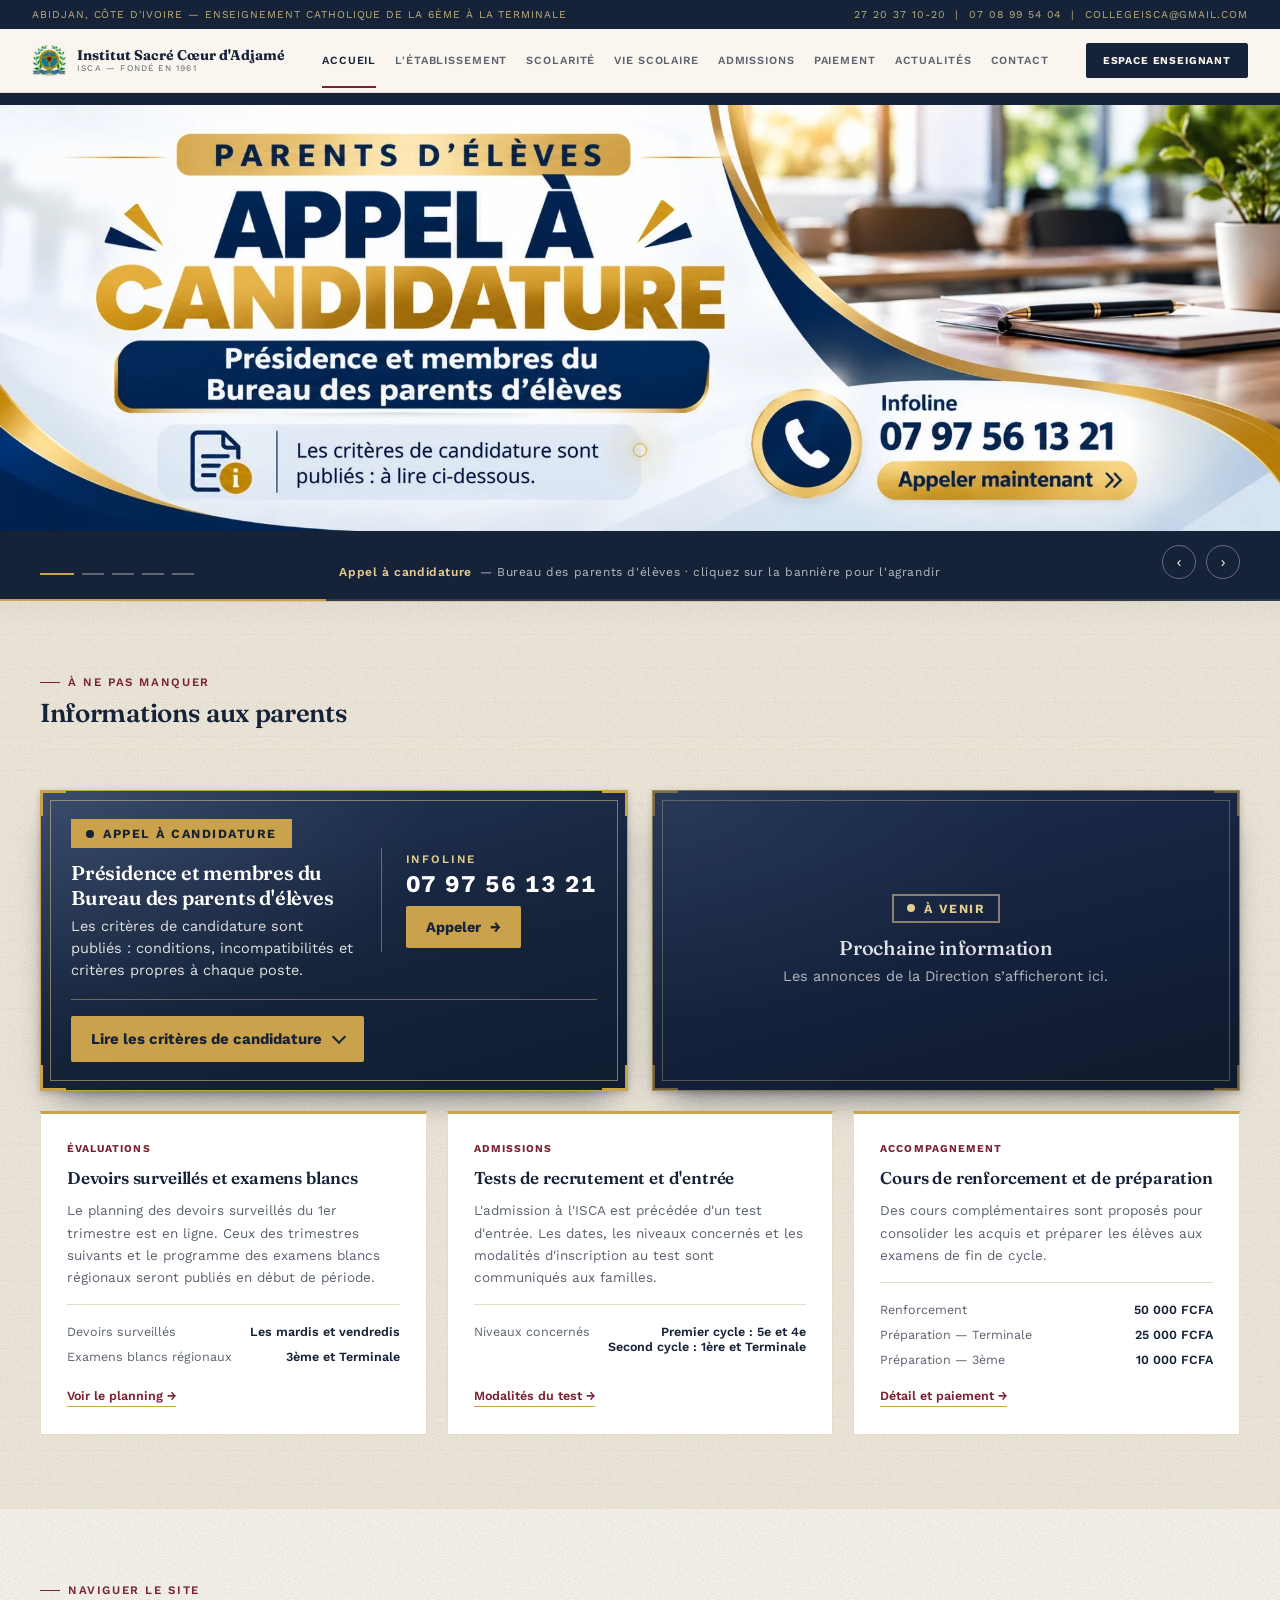
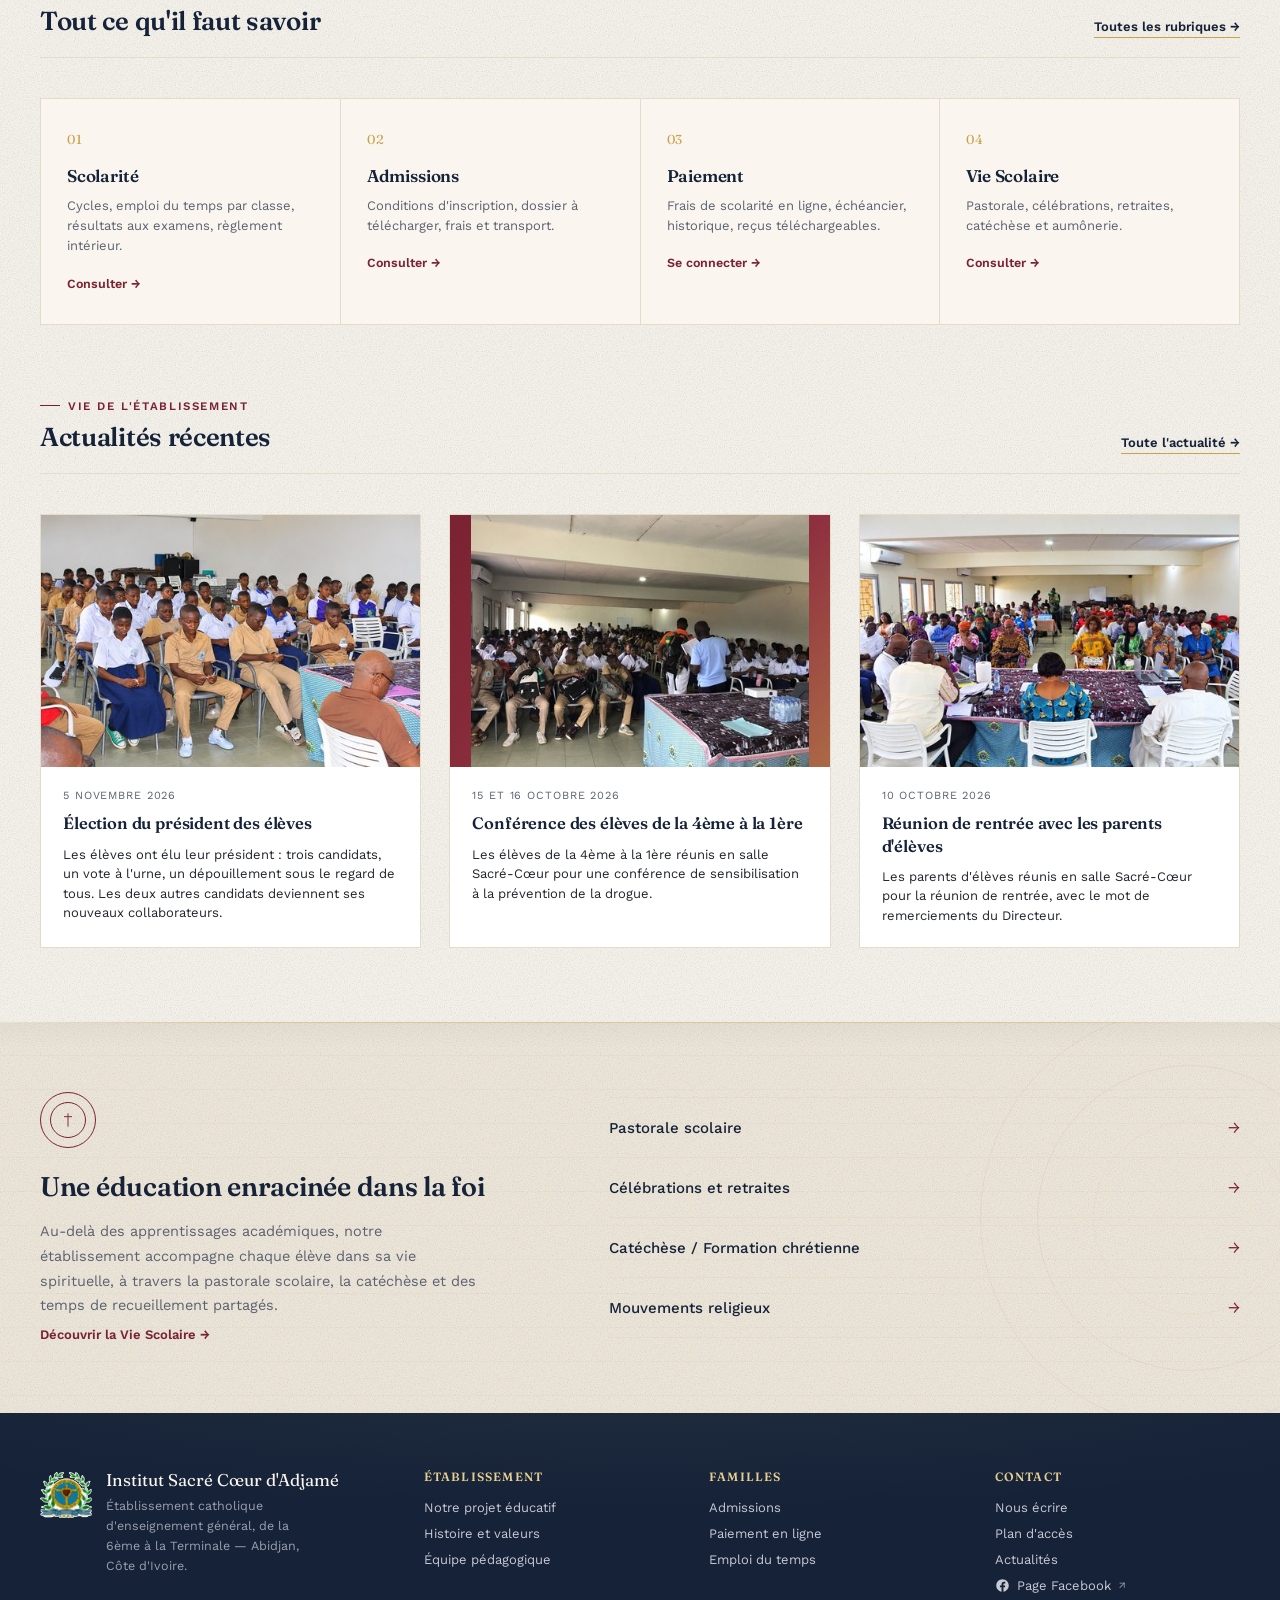
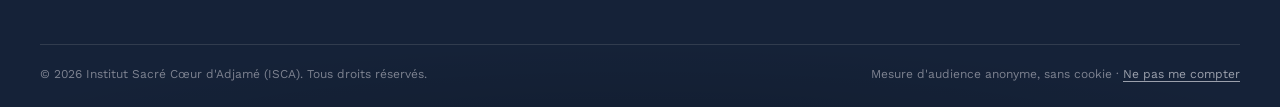
<file: index.html>
<!DOCTYPE html>
<html lang="fr">
<head>
<meta charset="UTF-8">
<meta name="viewport" content="width=device-width, initial-scale=1.0">
<title>Accueil — Institut Sacré Cœur d’Adjamé</title>
<meta name="description" content="Collège et lycée catholique à Adjamé, Abidjan, fondé en 1961 : de la 6ème à la Terminale.">
<meta property="og:title" content="Accueil — Institut Sacré Cœur d’Adjamé">
<meta property="og:description" content="Collège et lycée catholique à Adjamé, Abidjan, fondé en 1961 : de la 6ème à la Terminale.">
<meta property="og:type" content="website">
<link rel="icon" href="assets/images/Bandeau%20et%20logo/blason-isca.png">
<link rel="preconnect" href="https://fonts.googleapis.com">
<link rel="preconnect" href="https://fonts.gstatic.com" crossorigin>
<link href="https://fonts.googleapis.com/css2?family=Fraunces:opsz,wght@9..144,400;9..144,500;9..144,600;9..144,700&family=Work+Sans:wght@400;500;600;700&display=swap" rel="stylesheet">
<link rel="stylesheet" href="assets/css/01-fondations.css?v=20261118">
<link rel="stylesheet" href="assets/css/02-transport.css?v=20261118">
<link rel="stylesheet" href="assets/css/03-cartes.css?v=20261118">
<link rel="stylesheet" href="assets/css/04-charpente.css?v=20261118">
<link rel="stylesheet" href="assets/css/05-bandeaux.css?v=20261118">
<link rel="stylesheet" href="assets/css/06-interactions.css?v=20261118">
<link rel="stylesheet" href="assets/css/07-matieres.css?v=20261118">
<link rel="stylesheet" href="assets/css/08-espaces.css?v=20261118">
</head>
<body>


  <div class="topbar">
    <span>Abidjan, Côte d'Ivoire — Enseignement catholique de la 6ème à la Terminale</span>
    <span>27 20 37 10-20 &nbsp;|&nbsp; 07 08 99 54 04 &nbsp;|&nbsp; collegeisca@gmail.com</span>
  </div>

  <nav>
    <a class="brand" href="index.html">
      <img class="crest" src="assets/images/Bandeau%20et%20logo/blason-isca.png" alt="Emblème ISCA">
      <div class="brand-text">
        <div class="name">Institut Sacré Cœur d'Adjamé</div>
        <div class="tag">ISCA — Fondé en 1961</div>
      </div>
    </a>
    <div class="navlinks">
      <a data-nav="accueil" href="index.html" class="active">Accueil</a>
      <a data-nav="etablissement" href="etablissement.html">L'Établissement</a>
      <a data-nav="scolarite" href="scolarite.html">Scolarité</a>
      <a data-nav="vie-scolaire" href="vie-scolaire.html">Vie Scolaire</a>
      <a data-nav="admissions" href="admissions.html">Admissions</a>
      <a data-nav="paiement" href="paiement.html">Paiement</a>
      <a data-nav="actualites" href="actualites.html">Actualités</a>
      <a data-nav="contact" href="contact.html">Contact</a>
    </div>
    <a class="btn-connexion" data-nav="enseignant" href="espace-enseignant.html">Espace Enseignant</a>
  </nav>

  
<section class="page-section active" id="sec-accueil" data-key="accueil">


  <!-- ================= HERO SLIDER — slide "Résultats" affiché ================= -->
  <!-- ================= CARROUSEL D'ACCUEIL =================
       Ajouter une annonce = ajouter un bloc .hero-slide ci-dessous. Les bannières
       d'information se posent ici (la plus importante en premier, avec is-active).
       Rien d'autre à modifier : puces, flèches et défilement se règlent seuls.
  ====================================================================== -->
  <div class="hero-slider" id="heroSlider">
    <div class="hero-slides" id="heroSlides">

    <!-- ---------- SLIDE 1 — Appel à candidature : Bureau des parents d'élèves ----------
         Bannière fournie par l'utilisateur le 19 octobre 2026 (2000 × 667 px, rapport 3:1), posée ici
         sur sa demande : les bannières d'information vont dans ce carrousel, pas dans une section à
         part, et la plus importante passe en premier.
         Le texte est DANS l'image : les alt le reprennent. À partir de 621 px de large, la bannière
         entière (.appel-cadre). En dessous, le même visuel en deux morceaux recadrés dans la
         bannière, sans rien y changer — le texte, puis l'infoline, qui est un lien « tel: » —, car une
         bannière de 3 pour 1 ramenée à 350 px de large devient illisible. Sur tablette, une zone
         invisible posée sur l'infoline de la bannière entière fait le même office (écrans tactiles
         seulement). L'agrandissement (visionneuse) montre l'image affichée.
         MISE À JOUR DU 14 NOVEMBRE 2026 : les critères de candidature sont publiés (avis de l'appel, plus
         bas : panneau « Lire les critères de candidature »). La ligne de la case du bas, qui disait
         « Les critères d'éligibilité seront communiqués ultérieurement. », a été retapée dans l'image :
         « Les critères de candidature sont publiés : à lire ci-dessous. » (même case, même fond, même
         mise en page ; police Noto Sans, la plus proche de celle de l'original, poids et netteté réglés
         sur lui). Les fichiers de cette version portent « v2 » dans leur nom (un nom neuf évite le cache
         d'un an des images) ; l'original de l'utilisateur est conservé tel quel
         (appel-candidature-bureau-parents-2000.webp et ses dérivés) et l'image de l'infoline n'a pas
         changé. Aucune date limite n'a été donnée : rien n'est inventé.
         POUR RETIRER L'ANNONCE : supprimer ce bloc (le carrousel s'ouvre alors sur la diapositive
         suivante). Rien d'autre à toucher. -->
    <div class="hero-slide media-slide flyer-appel is-active" data-label="Appel à candidature">
      <div class="appel-cadre">
        <img class="appel-large" src="assets/images/Annonces/appel-candidature-bureau-parents-v2-2000.webp" srcset="assets/images/Annonces/appel-candidature-bureau-parents-v2-1200.webp 1200w, assets/images/Annonces/appel-candidature-bureau-parents-v2-2000.webp 2000w" sizes="100vw" width="2000" height="667" loading="lazy" fetchpriority="high" decoding="async" alt="Appel à candidature. Parents d'élèves : présidence et membres du Bureau des parents d'élèves. Les critères de candidature sont publiés : à lire ci-dessous. Infoline : 07 97 56 13 21.">
        <a class="appel-zone-tel" href="tel:+2250797561321" aria-label="Appeler l'infoline au 07 97 56 13 21"></a>
      </div>
      <div class="appel-mobile">
        <img class="appel-a" src="assets/images/Annonces/appel-candidature-bureau-parents-v2-texte-1100.webp" srcset="assets/images/Annonces/appel-candidature-bureau-parents-v2-texte-700.webp 700w, assets/images/Annonces/appel-candidature-bureau-parents-v2-texte-1100.webp 1100w" sizes="calc(100vw - 28px)" width="1100" height="620" loading="lazy" fetchpriority="high" decoding="async" alt="Appel à candidature. Parents d'élèves : présidence et membres du Bureau des parents d'élèves. Les critères de candidature sont publiés : à lire ci-dessous.">
        <a class="appel-b" href="tel:+2250797561321" aria-label="Appeler l'infoline au 07 97 56 13 21"><img class="sans-zoom" src="assets/images/Annonces/appel-candidature-bureau-parents-infoline-650.webp" width="650" height="210" loading="lazy" fetchpriority="high" decoding="async" alt="Infoline : 07 97 56 13 21. Appeler maintenant."></a>
      </div>
      <div class="ms-hint"><b>Appel à candidature</b> — Bureau des parents d'élèves · cliquez sur la bannière pour l'agrandir</div>
    </div>

    <!-- ---------- SLIDE 2 — Accroche institutionnelle ---------- -->
    <header class="hero hero-slide" data-label="Accroche">
    <div class="hero-grid">
      <div>
        <div class="hero-eyebrow"><span class="dash"></span> Année scolaire 2026 – 2027</div>
        <h1 class="hero-quote">« On a les hommes <em>comme on les forme.</em> »</h1>
        <p class="hero-attrib">André Coindre</p>
        <p class="lead">De la 6ème à la Terminale, l'Institut Sacré Cœur d'Adjamé fait sienne cette exigence : former l'intelligence autant que le caractère, et accompagner chaque élève jusqu'au bout de son parcours.</p>
        <div class="hero-ctas">
          <a href="admissions.html" class="cta-primary">Découvrir les admissions</a>
          <a href="scolarite.html#emploi-du-temps" class="cta-secondary">Voir l'emploi du temps</a>
        </div>
      </div>

      <div class="results-card">
        <div class="rc-head">
          <span class="rc-title">Résultats aux examens</span>
          <span class="rc-year">2025 – 2026</span>
        </div>
        <div class="rc-row">
          <span class="rc-exam">BEPC</span>
          <div class="rc-figures">
            <span class="rc-pct">96,10%</span>
          </div>
        </div>
        <div class="rc-row">
          <span class="rc-exam">Baccalauréat</span>
          <div class="rc-figures">
            <span class="rc-pct">66,34%</span>
          </div>
        </div>
        <div class="rc-foot"><a href="scolarite.html#resultats">Voir le détail des résultats →</a></div>
      </div>
    </div>

    </header>

    <!-- ---------- SLIDE 3 — Thème de l'année 2026-2027 ----------
         L'affiche est un PDF en portrait (A3) : elle serait minuscule dans
         un cadre en bandeau. La diapositive est donc faite de texte, avec la
         miniature de l'affiche à droite. « Voir l'affiche » et la miniature
         ouvrent la grande image dans la visionneuse (attribut data-agrandir,
         voir assets/js/accueil.js) ; sans JavaScript, le lien ouvre l'image.
         L'an prochain : outils/extraire-affiche-pdf.py, puis remplacer
         « affiche-theme-2026-2027 » et le texte ci-dessous. -->
    <div class="hero hero-slide slide-theme" data-label="Thème de l'année 2026-2027">
    <div class="hero-grid">
      <div>
        <div class="hero-eyebrow"><span class="dash"></span> Année scolaire 2026 – 2027</div>
        <h2 class="st-titre">L'intégrité, <em>chemin de confiance.</em></h2>
        <p class="hero-attrib">Trois thèmes, une seule exigence</p>
        <p class="lead">Restaurer la confiance à l'école : c'est l'appel du Ministère et de l'Éducation catholique. À l'ISCA, notre réponse tient en trois mots.</p>
        <ul class="st-mots"><li>Rigueur</li><li>Engagement</li><li>Excellence</li></ul>
        <div class="hero-ctas">
          <a href="assets/images/Bandeau%20et%20logo/affiche-theme-2026-2027.jpg" class="cta-primary" data-agrandir data-alt="Affiche de l'année scolaire 2026-2027 de l'Institut Sacré-Cœur d'Adjamé : « L'intégrité, chemin de confiance ». Trois thèmes, une seule exigence : le Ministère (pourquoi ?), « Ensemble, restaurons la confiance pour transformer durablement l'école » ; l'Éducation catholique (contre quoi ?), « Non à la drogue et à la tricherie » ; l'ISCA (comment ?), « Rigueur, engagement et excellence pour une éducation de qualité ». Notre priorité : former, sensibiliser, accompagner. Je m'engage : je travaille honnêtement, je dis non à la tricherie, je dis non à la drogue, je vise l'excellence.">Voir l'affiche</a>
          <a href="assets/images/Bandeau%20et%20logo/Affiche_ISCA_2026-2027_A3.pdf" class="cta-secondary" target="_blank" rel="noopener">Télécharger le PDF</a>
        </div>
        <p class="st-suite"><a href="etablissement.html#theme-annee">Lire le thème de l'année →</a></p>
      </div>
      <a class="st-affiche" href="assets/images/Bandeau%20et%20logo/affiche-theme-2026-2027.jpg" data-agrandir data-alt="Affiche de l'année scolaire 2026-2027 de l'Institut Sacré-Cœur d'Adjamé : « L'intégrité, chemin de confiance ». Trois thèmes, une seule exigence : le Ministère (pourquoi ?), « Ensemble, restaurons la confiance pour transformer durablement l'école » ; l'Éducation catholique (contre quoi ?), « Non à la drogue et à la tricherie » ; l'ISCA (comment ?), « Rigueur, engagement et excellence pour une éducation de qualité ». Notre priorité : former, sensibiliser, accompagner. Je m'engage : je travaille honnêtement, je dis non à la tricherie, je dis non à la drogue, je vise l'excellence.">
        <img src="assets/images/Bandeau%20et%20logo/affiche-theme-2026-2027-600.jpg" width="600" height="849" alt="Affiche de l'année scolaire 2026-2027 : « L'intégrité, chemin de confiance ». Trois thèmes, une seule exigence ; notre thème : rigueur, engagement et excellence pour une éducation de qualité.">
        <span class="st-agrandir" aria-hidden="true">⤢ Agrandir</span>
      </a>
    </div>
    </div>

    <!-- ---------- SLIDE 4 — Thème de l'année 2026-2027 de l'Éducation catholique ----------
         Affiche de l'Éducation catholique de Côte d'Ivoire, photographiée par l'utilisateur sur un
         mur (20 octobre 2026) puis AMÉLIORÉE PAR CHATGPT à sa demande : affiche redressée et
         nettoyée, puis version panoramique 3:1. Ce sont des images RECONSTRUITES : textes et
         illustrations ont été relus et sont conformes, mais le lettrage du blason (anneau et médaille)
         est redessiné, donc approximatif. Photo d'origine et résultats gardés dans
         assets/images/Annonces/_sources/ (jamais publiés).
         Même principe que la bannière « Appel à candidature » : au-delà de 620 px la bannière
         panoramique (.tec-large) ; sur téléphone l'affiche en portrait (.tec-mobile), seule lisible à
         350 px de large (le panoramique y mesurerait 130 px de haut). Le texte est DANS l'image :
         les alt le reprennent. Un clic ouvre l'image affichée dans la visionneuse.
         POUR RETIRER L'ANNONCE : supprimer ce bloc. Rien d'autre à toucher. -->
    <div class="hero-slide media-slide flyer-tec" data-label="Thème de l'Éducation catholique 2026-2027">
      <img class="tec-large" src="assets/images/Annonces/theme-education-catholique-2026-2027-2172.webp" srcset="assets/images/Annonces/theme-education-catholique-2026-2027-1200.webp 1200w, assets/images/Annonces/theme-education-catholique-2026-2027-2172.webp 2172w" sizes="100vw" width="2172" height="724" loading="lazy" decoding="async" alt="Thème de l'année scolaire 2026-2027 de l'Éducation catholique de Côte d'Ivoire : « Non à la drogue et à la tricherie, pour restaurer la confiance en une école au service de la transformation durable de la Côte d'Ivoire ». Éduquer à la lumière du Christ.">
      <img class="tec-mobile" src="assets/images/Annonces/theme-education-catholique-2026-2027-affiche-1086.webp" srcset="assets/images/Annonces/theme-education-catholique-2026-2027-affiche-700.webp 700w, assets/images/Annonces/theme-education-catholique-2026-2027-affiche-1086.webp 1086w" sizes="100vw" width="1086" height="1448" loading="lazy" decoding="async" alt="Thème de l'année scolaire 2026-2027 de l'Éducation catholique de Côte d'Ivoire : « Non à la drogue et à la tricherie, pour restaurer la confiance en une école au service de la transformation durable de la Côte d'Ivoire ». Éduquer à la lumière du Christ.">
      <div class="ms-hint"><b>Thème de l'année 2026-2027</b> — Éducation catholique de Côte d'Ivoire · cliquez sur la bannière pour l'agrandir</div>
    </div>

    <!-- ---------- Affiche recrutement 2026-2027 — RETIRÉE le 26 septembre 2026 ----------
         Périmée : composition le 3 août 2026, inscriptions closes le 18 août.
         Le bloc ci-dessous et ses images (affiche-recrutement*.jpg, dans
         « Bandeau et logo ») sont conservés. Pour la remettre, ou en poser
         une nouvelle sur ce modèle : supprimer la ligne d'ouverture de
         commentaire qui suit cette note, et la ligne de fermeture placée
         juste après le bloc. -->
    <!--
    <div class="hero-slide media-slide flyer-recrutement" data-label="Recrutement 2026-2027">
      <img srcset="assets/images/Bandeau%20et%20logo/affiche-recrutement-900.jpg 900w, assets/images/Bandeau%20et%20logo/affiche-recrutement.jpg 1799w" sizes="(max-width:1000px) 100vw, 1200px" src="assets/images/Bandeau%20et%20logo/affiche-recrutement.jpg" alt="Recrutement 2026-2027 à l'Institut Sacré-Cœur d'Adjamé. Étude de dossier : 2500 F. Test d'entrée à l'ISCA : 2500 F. Date de composition : 3 août 2026, à partir de 8h. Premier cycle : français, mathématiques, physique-chimie. Second cycle, série A : français, philosophie, anglais ; série D et C : mathématiques, physique-chimie, sciences de la vie et de la terre. Inscriptions et réinscriptions du 1er juillet au 18 août 2026. Infoline : 27 203 710 20 et 07 089 954 04.">
      <div class="ms-hint"><b>Recrutement 2026-2027</b> — cliquez sur l'affiche pour l'agrandir</div>
    </div>
    -->

    <!-- ---------- SLIDE 5 — Places disponibles 2026-2027 ----------
         Même traitement que le slide 2 : marges latérales prolongées dans
         le fichier, affichage plein cadre sans bordure visible.
         Sur téléphone (620 px et moins), un bandeau de 3,6 pour 1 ramené à 360 px de large ne fait plus que
         100 px de haut et ses textes ne se lisent plus : la diapositive montre alors .places-mobile, les blocs de
         l'affiche (le titre, les classes, l'appel aux inscriptions) découpés dans le bandeau et empilés pleine
         largeur dans une image portrait. Aucun texte n'est retapé : ce sont les pixels de l'affiche.
         Image produite par outils/affiches-telephone.py ; les alt des deux images sont identiques. -->
    <!-- RETIRÉE le 14 novembre 2026, sur demande de l'utilisateur (« nous sommes en novembre, bientôt décembre ») : les places
         disponibles étaient celles de la rentrée 2026-2027. Le bloc ci-dessous et ses images (affiche-inscriptions*.jpg dans
         « Bandeau et logo », places-disponibles-2026-2027-telephone-*.webp dans « Annonces », fabriquées par
         outils/affiches-telephone.py) sont CONSERVÉS pour l'an prochain : supprimer la ligne d'ouverture de commentaire qui suit
         cette note et celle de fermeture placée juste après le bloc, puis ne changer que les informations (classes, dates).
         Tant qu'il est en commentaire, preparer-publication.py ne publie plus ses images. -->
    <!--
    <div class="hero-slide media-slide flyer-inscriptions" data-label="Places disponibles">
      <img class="places-large" width="1799" height="503" srcset="assets/images/Bandeau%20et%20logo/affiche-inscriptions-900.jpg 900w, assets/images/Bandeau%20et%20logo/affiche-inscriptions.jpg 1799w" sizes="(max-width:1000px) 100vw, 1200px" src="assets/images/Bandeau%20et%20logo/affiche-inscriptions.jpg" fetchpriority="low" alt="Places disponibles pour l'année scolaire 2026-2027 à l'Institut Sacré-Cœur d'Adjamé. Classes concernées : 4ème, 5ème, Seconde A, Seconde C, Première D, Première C, Terminale A1, Terminale A2. Les inscriptions ont déjà commencé et se poursuivent.">
      <img class="places-mobile" src="assets/images/Annonces/places-disponibles-2026-2027-telephone-1080.webp" srcset="assets/images/Annonces/places-disponibles-2026-2027-telephone-720.webp 720w, assets/images/Annonces/places-disponibles-2026-2027-telephone-1080.webp 1080w" sizes="100vw" width="1080" height="2111" loading="lazy" decoding="async" alt="Places disponibles pour l'année scolaire 2026-2027 à l'Institut Sacré-Cœur d'Adjamé. Classes concernées : 4ème, 5ème, Seconde A, Seconde C, Première D, Première C, Terminale A1, Terminale A2. Les inscriptions ont déjà commencé et se poursuivent.">
      <div class="ms-hint"><b>Places disponibles 2026-2027</b> — cliquez sur l'affiche pour l'agrandir</div>
    </div>
    -->

    <!-- ---------- SLIDE 6 — Découpage de l'année scolaire ----------
         Affiche officielle du Ministère de l'Éducation nationale : les
         trois trimestres et les dates de congés. Même format que les
         précédentes, donc même traitement.
         Sur téléphone (620 px et moins) : même principe que « Places disponibles » ci-dessus. La diapositive
         montre alors .decoupage-mobile, les blocs de l'affiche (en-tête du Ministère, trimestres, congés,
         pied de page) découpés dans le bandeau et empilés pleine largeur : les dates se lisent sans agrandir.
         Image produite par outils/affiches-telephone.py ; les alt des deux images sont identiques. -->
    <div class="hero-slide media-slide flyer-decoupage" data-label="Découpage de l'année">
      <img class="decoupage-large" width="1799" height="503" srcset="assets/images/Bandeau%20et%20logo/affiche-decoupage-900.jpg 900w, assets/images/Bandeau%20et%20logo/affiche-decoupage.jpg 1799w" sizes="(max-width:1000px) 100vw, 1200px" src="assets/images/Bandeau%20et%20logo/affiche-decoupage.jpg" fetchpriority="low" alt="Découpage de l'année scolaire 2026-2027, Ministère de l'Éducation nationale de Côte d'Ivoire. Premier trimestre du 14 septembre au 4 décembre 2026. Deuxième trimestre du 7 décembre 2026 au 12 mars 2027. Troisième trimestre du 15 mars au 11 juin 2027. Congés : Toussaint du 23 octobre au 1er novembre 2026, Noël du 18 décembre 2026 au 3 janvier 2027, février du 5 au 14 février 2027, Pâques du 19 mars au 4 avril 2027, grandes vacances du 30 juillet au 12 septembre 2027.">
      <img class="decoupage-mobile" src="assets/images/Annonces/decoupage-annee-2026-2027-telephone-1080.webp" srcset="assets/images/Annonces/decoupage-annee-2026-2027-telephone-720.webp 720w, assets/images/Annonces/decoupage-annee-2026-2027-telephone-1080.webp 1080w" sizes="100vw" width="1080" height="2153" loading="lazy" decoding="async" alt="Découpage de l'année scolaire 2026-2027, Ministère de l'Éducation nationale de Côte d'Ivoire. Premier trimestre du 14 septembre au 4 décembre 2026. Deuxième trimestre du 7 décembre 2026 au 12 mars 2027. Troisième trimestre du 15 mars au 11 juin 2027. Congés : Toussaint du 23 octobre au 1er novembre 2026, Noël du 18 décembre 2026 au 3 janvier 2027, février du 5 au 14 février 2027, Pâques du 19 mars au 4 avril 2027, grandes vacances du 30 juillet au 12 septembre 2027.">
      <div class="ms-hint"><b>Découpage de l'année 2026-2027</b> — cliquez sur l'affiche pour l'agrandir</div>
    </div>

    <!-- ---------- SLIDE 7 et suivantes ----------
         Même format que les précédentes : le visuel s'inscrit automatiquement
         dans le gabarit sans déformation ni rognage.
         Un visuel large (rapport 3 pour 1 ou plus) devient illisible sur téléphone : prévoir en plus une version
         portrait pour les écrans de 620 px et moins, sur le modèle des diapositives 4, 5 et 6 (deux images, .xxx-large
         et .xxx-mobile, à échanger dans 08-espaces.css ; outils/affiches-telephone.py fabrique ces versions).
         Renseigner width et height sur l'image large : sur ordinateur, accueil.js en tire le rapport pour agrandir
         le cadre du carrousel jusqu'à ce que la bannière occupe toute la largeur de l'écran.
    <div class="hero-slide media-slide" data-label="Titre de l'annonce">
      <img src="chemin-vers-le-visuel.jpg" alt="Description de l'annonce">
      <div class="ms-hint"><b>Titre</b> — complément d'information</div>
    </div>
    -->

    </div><!-- /.hero-slides -->

    <div class="hero-dots" id="heroDots"></div>
    <div class="hero-nav-arrows">
      <button type="button" aria-label="Slide précédent" onclick="heroPrev()">‹</button>
      <button type="button" aria-label="Slide suivant" onclick="heroNext()">›</button>
    </div>
    <div class="hero-progress"><i id="heroProgress"></i></div>
  </div><!-- /.hero-slider -->

  <div class="lightbox" id="lightbox" onclick="closeLightbox()">
    <button type="button" class="lb-close" aria-label="Fermer">✕</button>
    <img id="lightboxImg" alt=""><!-- src volontairement absent : un src="" est resolu par le navigateur
     comme l'URL de la page courante, qui est ici un document de 1,6 Mo.
     Il etait donc retelecharge integralement a chaque chargement. -->
  </div>

  


  <!-- ================= BANDEAU D'INFORMATION =================
       Un seul bandeau, et les messages s'y relaient : chacun entre par
       la droite, bat deux fois pour attraper l'oeil, se pose le temps
       d'etre lu, puis sort par la gauche. Une lueur doree traverse le
       bandeau en continu.

       POUR AJOUTER UN MESSAGE : un <p class="fl-msg"> de plus. Le
       nombre de pastilles et la hauteur du bandeau s'ajustent seuls.

       CHAQUE MESSAGE TIENT SUR UNE LIGNE sur grand ecran. Sur
       telephone il se replie sur deux ou trois : on ne coupe jamais
       une annonce pour la faire tenir.

       POUR RETIRER LE BANDEAU : supprimer ce bloc. Il s'efface aussi
       de lui-meme apres la date portee par data-jusqu-au.

       SANS JAVASCRIPT, les messages s'affichent tous, l'un sous
       l'autre : une annonce ne doit pas dependre d'un script. -->
  <!-- REMPLACÉ le 25 octobre 2026 : les informations temporaires vont désormais dans la zone d'avis
       (#avis-zone, tout en haut de la page) ; ne pas rouvrir ce bandeau, qui fait doublon.
       RETIRÉ le 26 septembre 2026 : tous les messages étaient périmés (kits
       scolaires du 7 au 9 septembre, cars dès le 14, rentrée du 14). Le bloc
       est conservé pour servir de modèle à la prochaine annonce : supprimer
       la ligne d'ouverture de commentaire qui suit cette note et celle de
       fermeture placée juste après le bloc, puis remplacer les messages et
       régler data-jusqu-au. Le bandeau s'efface maintenant vraiment après sa
       date (correctif dans 01-fondations.css : .flash[hidden]). -->
  <!--
  <div class="flash flash-relais" data-jusqu-au="2026-09-15">
    <span class="tag tag-blink">Info flash</span>
    <div class="fl-piste">
      <p class="fl-msg"><b>Kits scolaires</b> — Distribution du lundi 7 au mercredi 9 septembre 2026, de 8h00 à 12h00. Calendrier à respecter.</p>
      <p class="fl-msg"><b>Transport scolaire</b> — Les cars circulent dès le lundi 14 septembre 2026, après les cours de l'après-midi uniquement.</p>
      <p class="fl-msg"><b>Rappel aux parents</b> — Déposez obligatoirement vos enfants pour les cours du matin le jour de la rentrée.</p>
      <p class="fl-msg"><b>Rentrée des classes</b> — Lundi 14 septembre 2026, à 7h30. Les inscriptions ont commencé et se poursuivent.</p>
      <p class="fl-msg">La direction vous remercie pour votre confiance et vous souhaite une excellente rentrée !</p>
    </div>
    <span class="fl-points" aria-hidden="true"></span>
  </div>
  -->

  <!-- ================= LUCARNES — INFORMATIONS AUX PARENTS ================= -->
  <section class="lucarnes-section">
    <div class="section-head">
      <div>
        <div class="eyebrow"><span class="dash"></span> À ne pas manquer</div>
        <h2>Informations aux parents</h2>
      </div>
    </div>
    <div class="lucarnes-grid">

      <!-- ================= AVIS DU MOMENT =================
           LA zone des informations TEMPORAIRES de l'accueil : en tete de « A ne pas manquer /
           Informations aux parents », au-dessus des trois cartes (placement demande le 27 octobre 2026 ;
           un premier essai tout en haut de la page a ete refuse). Elle recueille aussi l'appel a candidature.

           DEUX EMPLACEMENTS FIXES (demande du 14 novembre 2026 : « laisse les deux emplacements, on ne va pas
           toujours supprimer et repositionner ») : la zone montre TOUJOURS deux blocs <article class="avis">,
           jamais moins, et ne disparait plus. Un emplacement OCCUPE affiche une information (il clignote
           doucement) ; un emplacement LIBRE (classe avis-libre) affiche « A venir : prochaine information »,
           sans clignoter. Quand une information arrive a sa date de fin (data-jusqu-au), le script la REMPLACE LUI-MEME
           par un emplacement libre : le bloc reste a sa place, pret pour la suivante. Il ne sert donc plus a
           rien de supprimer un avis perime ni de repositionner quoi que ce soit.

           POUR METTRE UNE INFORMATION : prendre un bloc libre (modele plus bas), retirer la classe avis-libre,
           y ecrire le contenu, regler les dates. Rien a deplacer, rien a creer.
             - av-tag    : 2 a 4 mots (« Calendrier de l'annee », « Rappel », « Appel a candidature »).
             - h3        : la phrase a retenir, une ou deux lignes.
             - av-info   : une ligne de precision (facultative).
             - av-action : un numero a appeler ou un lien (facultatif ; modele dans l'avis de l'appel).
             - id propre a chaque information occupee (le compteur d'audience compte les visites qui l'ont lue) ;
               pas d'id sur un emplacement libre.
           DATES : data-jusqu-au="AAAA-MM-JJ" remplace l'avis par un emplacement libre apres cette date (elle
           comprise) ; data-a-partir-du="AAAA-MM-JJ" garde l'emplacement libre jusqu'a ce jour. Les deux sont
           facultatifs. Le script ne fait que CHANGER le contenu des emplacements echus : sans JavaScript les
           avis restent tels quels (une information ne doit pas dependre d'un script) ; remettre de temps en temps
           un emplacement libre a la place d'un avis perime pour que le fichier reste propre.

           MODELE D'EMPLACEMENT LIBRE :
             <article class="avis avis-libre" aria-label="Emplacement reserve a une prochaine information">
               <div class="av-texte">
                 <p class="av-tag"><span class="av-point" aria-hidden="true"></span>A venir</p>
                 <h3>Prochaine information</h3>
                 <p class="av-info">Les annonces de la Direction s'afficheront ici.</p>
               </div>
             </article>
           Dessin : « Accueil : la ZONE D'AVIS DU MOMENT » a la fin de 08-espaces.css ; dates et emplacements
           libres : « zoneAvis » dans assets/js/accueil.js. -->
      <div class="avis-zone" id="avis-zone" role="region" aria-label="Avis du moment">

        <!-- EMPLACEMENT 1 — Appel a candidature du Bureau des parents d'eleves (19 octobre 2026). Les termes sont ceux de la
             banniere : ni date limite, ni lieu de depot. LES CRITERES DE CANDIDATURE sont publies depuis le
             14 novembre 2026 : le texte du document de l'APE (recu en photographie) est reproduit MOT POUR MOT
             dans le panneau « Lire les criteres de candidature » (details.av-criteres, ouvert aussi par l'adresse
             #criteres-candidature-ape : accueil.js) et en PDF A4 (Documents/Criteres_candidature_APE_2026-2027.pdf,
             fabrique avec le meme texte). Le document recu ne porte ni date limite ni lieu de depot : rien n'est
             invente. Pas de date de fin connue : a retirer a la main quand l'appel est clos (et la diapositive 1
             du carrousel). La banniere de la diapositive 1 a ete retapee le 14 novembre 2026 : sa case du bas
             dit « Les criteres de candidature sont publies : a lire ci-dessous. ». -->
        <article class="avis" id="avis-appel-bureau-parents" aria-labelledby="avis-appel-bureau-parents-titre">
          <div class="av-texte">
            <p class="av-tag"><span class="av-point" aria-hidden="true"></span>Appel à candidature</p>
            <h3 id="avis-appel-bureau-parents-titre">Présidence et membres du Bureau des parents d'élèves</h3>
            <p class="av-info">Les critères de candidature sont publiés : conditions, incompatibilités et critères propres à chaque poste.</p>
          </div>
          <a class="av-action" href="tel:+2250797561321" aria-label="Appeler l'infoline au 07 97 56 13 21">
            <span class="av-lib">Infoline</span>
            <span class="av-tel">07 97 56 13 21</span>
            <span class="av-appeler">Appeler <span aria-hidden="true">→</span></span>
          </a>
          <details class="av-criteres" id="criteres-candidature-ape">
            <summary>Lire les critères de candidature</summary>
            <div class="av-crit-corps">
              <p class="av-crit-origine"><b>Association des Parents d'Élèves (APE)</b> — critères de candidature au poste de Président(e) et de membre du Bureau</p>
              <p>En vue du renouvellement du bureau de l'Association des Parents d'Élèves de l'Institut Sacré-Cœur d'Adjamé, les critères ci-après sont portés à la connaissance des parents désireux de se porter candidats. Ils s'appliquent dans le respect des statuts et du règlement intérieur de l'APE.</p>
              <h4>I. Conditions communes à tout candidat</h4>
              <ul>
                <li><b>Qualité de parent :</b> être parent ou tuteur légal d'un élève régulièrement inscrit à l'ISCA pour l'année scolaire 2026-2027.</li>
                <li><b>Adhésion au caractère propre :</b> respecter le projet éducatif de l'établissement catholique et le charisme des Frères du Sacré-Cœur.</li>
                <li><b>Disponibilité :</b> pouvoir participer régulièrement aux réunions et aux activités de l'association.</li>
                <li><b>Neutralité :</b> s'engager à ne pas utiliser l'association à des fins politiques, commerciales ou personnelles.</li>
              </ul>
              <h4>II. Incompatibilités</h4>
              <ul>
                <li>Être membre du personnel de l'ISCA (enseignant, personnel administratif, agent de service).</li>
                <li>Être fournisseur ou prestataire de services de l'établissement ou de l'APE (conflit d'intérêts).</li>
                <li>Cumuler deux postes au sein du bureau.</li>
              </ul>
              <h4>III. Critères propres au Président ou à la Présidente</h4>
              <ul>
                <li><b>Continuité :</b> avoir au moins un enfant appelé à demeurer dans l'établissement pendant toute la durée du mandat (un parent dont l'enfant est en classe de Terminale n'est donc pas éligible à ce poste).</li>
                <li><b>Qualités de leadership :</b> aptitude au dialogue, à la médiation et à la représentation auprès de la Direction, de la Direction régionale Abidjan 1 et des partenaires de l'établissement.</li>
                <li><b>Maîtrise de l'écrit :</b> savoir lire, rédiger et signer des documents administratifs.</li>
              </ul>
              <h4>IV. Critères propres aux autres postes clés</h4>
              <ul>
                <li><b>Secrétaire général(e) :</b> aisance rédactionnelle (procès-verbaux, convocations, correspondances).</li>
                <li><b>Trésorier(ère) général(e) :</b> probité reconnue, rigueur et notions de gestion financière.</li>
                <li><b>Commissaires aux comptes :</b> indépendance vis-à-vis du bureau et compétence en matière de contrôle des comptes.</li>
                <li><b>Équilibre du bureau :</b> rechercher une représentation des deux cycles (1er et 2nd cycles) et des deux sexes.</li>
                <li>Une lettre de motivation (obligatoire pour le poste de Président(e)).</li>
              </ul>
              <p class="av-crit-pdf">
                <a class="av-crit-bouton" href="Documents/Criteres_candidature_APE_2026-2027.pdf" download>Télécharger le PDF</a>
                <a class="av-crit-lien" href="Documents/Criteres_candidature_APE_2026-2027.pdf" target="_blank" rel="noopener">Ouvrir dans un nouvel onglet</a>
              </p>
            </div>
          </details>
        </article>

        <!-- EMPLACEMENT 2 — Calendrier de l'annee (14 novembre 2026). Chiffres du decoupage officiel du Ministere
             deja affiche dans le carrousel (diapositive « Decoupage de l'annee ») : 1er trimestre du 14 septembre au
             4 decembre 2026 ; conges de Noel du 18 decembre 2026 au 3 janvier 2027. S'efface seul apres le 4 decembre :
             l'emplacement redevient libre. A remplacer par la prochaine information de la Direction quand elle arrive
             (les conges de la Toussaint, qui occupaient cet emplacement, ont pris fin le 2 novembre).
             AJOUT du 22 novembre 2026 : mention de l'arret officiel des notes (vendredi 27 novembre 2026), sur la
             meme ligne d'info (second <br> dans le meme paragraphe av-info, pas une nouvelle classe). A retirer
             avec le reste de l'avis apres le 4 decembre 2026, ou avant si la Direction la remplace plus tot. -->
        <article class="avis" id="avis-calendrier-trimestre-1" data-jusqu-au="2026-12-04" aria-labelledby="avis-calendrier-trimestre-1-titre">
          <div class="av-texte">
            <p class="av-tag"><span class="av-point" aria-hidden="true"></span>Calendrier de l'année</p>
            <h3 id="avis-calendrier-trimestre-1-titre">Le 1er trimestre s'achève le vendredi 4 décembre 2026</h3>
            <p class="av-info">Congés de Noël : du 18 décembre 2026 au 3 janvier 2027 (découpage officiel de l'année scolaire).<br>NB : l'arrêt officiel des notes à l'ISCA est fixé au vendredi 27 novembre 2026.</p>
          </div>
        </article>

      </div>

      <div class="lucarne">
        <div class="lc-tag">Évaluations</div>
        <h3>Devoirs surveillés et examens blancs</h3>
        <p>Le planning des devoirs surveillés du 1er trimestre est en ligne. Ceux des trimestres suivants et le programme des examens blancs régionaux seront publiés en début de période.</p>
        <div class="lc-facts">
          <div class="lc-fact"><span>Devoirs surveillés</span><span>Les mardis et vendredis</span></div>
          <div class="lc-fact"><span>Examens blancs régionaux</span><span>3ème et Terminale</span></div>
        </div>
        <a href="scolarite.html#evaluations" class="lc-link">Voir le planning →</a>
      </div>

      <div class="lucarne">
        <div class="lc-tag">Admissions</div>
        <h3>Tests de recrutement et d'entrée</h3>
        <p>L'admission à l'ISCA est précédée d'un test d'entrée. Les dates, les niveaux concernés et les modalités d'inscription au test sont communiqués aux familles.</p>
        <div class="lc-facts">
          <div class="lc-fact"><span>Niveaux concernés</span><span>Premier cycle : 5e et 4e<br>Second cycle : 1ère et Terminale</span></div>
          <!-- RETIRÉ le 26 septembre 2026 (date passée) :
          <div class="lc-fact"><span>Session de recrutement</span><span>3 août 2026</span></div>
          -->
        </div>
        <a href="admissions.html#tests" class="lc-link">Modalités du test →</a>
      </div>

      <div class="lucarne">
        <div class="lc-tag">Accompagnement</div>
        <h3>Cours de renforcement et de préparation</h3>
        <p>Des cours complémentaires sont proposés pour consolider les acquis et préparer les élèves aux examens de fin de cycle.</p>
        <div class="lc-facts">
          <div class="lc-fact"><span>Renforcement</span><span>50 000 FCFA</span></div>
          <div class="lc-fact"><span>Préparation — Terminale</span><span>25 000 FCFA</span></div>
          <div class="lc-fact"><span>Préparation — 3ème</span><span>10 000 FCFA</span></div>
        </div>
        <a href="admissions.html#services" class="lc-link">Détail et paiement →</a>
      </div>

    </div>
  </section>

  <!-- ================= RUBRIQUES RAPIDES ================= -->
  <section>
    <div class="section-head">
      <div>
        <div class="eyebrow"><span class="dash"></span> Naviguer le site</div>
        <h2>Tout ce qu'il faut savoir</h2>
      </div>
      <a href="scolarite.html" class="see-all">Toutes les rubriques →</a>
    </div>
    <div class="quick-grid">
      <a href="scolarite.html" class="quick-card">
        <span class="num">01</span>
        <h3>Scolarité</h3>
        <p>Cycles, emploi du temps par classe, résultats aux examens, règlement intérieur.</p>
        <span class="go">Consulter →</span>
      </a>
      <a href="admissions.html" class="quick-card">
        <span class="num">02</span>
        <h3>Admissions</h3>
        <p>Conditions d'inscription, dossier à télécharger, frais et transport.</p>
        <span class="go">Consulter →</span>
      </a>
      <a href="paiement.html" class="quick-card">
        <span class="num">03</span>
        <h3>Paiement</h3>
        <p>Frais de scolarité en ligne, échéancier, historique, reçus téléchargeables.</p>
        <span class="go">Se connecter →</span>
      </a>
      <a href="vie-scolaire.html" class="quick-card">
        <span class="num">04</span>
        <h3>Vie Scolaire</h3>
        <p>Pastorale, célébrations, retraites, catéchèse et aumônerie.</p>
        <span class="go">Consulter →</span>
      </a>
    </div>
  </div><!-- /#parent-espace -->
  </section>

  <!-- ================= ACTUALITÉS ================= -->
  <section style="padding-top:0;">
    <div class="section-head">
      <div>
        <div class="eyebrow"><span class="dash"></span> Vie de l'établissement</div>
        <h2>Actualités récentes</h2>
      </div>
      <a href="actualites.html" class="see-all">Toute l'actualité →</a>
    </div>
    <!-- Les trois actualites les plus recentes, du plus recent au plus
         ancien : une quatrieme cede sa place des qu'une plus recente en
         gagne une. Le detail, les autres photographies et
         l'agrandissement sont dans la rubrique Actualites : ces cartes
         y renvoient. Elles reprennent la premiere photographie de
         chaque activite, la meme qu'en Actualites, pour qu'on
         reconnaisse l'evenement d'une page a l'autre. -->
    <div class="news-grid">
      <a class="news-card" href="actualites.html#delegues-nov2026" data-galerie="delegues-nov2026-v2" data-photos="20" data-legendes="Les élèves, réunis dans la salle Sacré-Cœur pour élire leur président. | Attentifs, les élèves attendent le début du scrutin. | Dans la salle, les élèves suivent le déroulement de l'élection. | À la table, les responsables du scrutin s'organisent sous le regard de la salle. | Les organisateurs, debout près de la table, font face aux élèves. | Les trois candidats, avant l'élection. | Au tableau, une colonne par candidat, avec son nom. | Un responsable explique le déroulement du vote ; les élèves préparent leur bulletin. | À la table, un responsable prépare le scrutin, sous le regard des élèves. | L'urne préparée à cet effet passe de rang en rang : chaque élève y dépose son bulletin. | L'urne circule parmi les élèves. | Une élève dépose son bulletin dans l'urne. | Le dépouillement commence à la table : les bulletins sont sortis de l'urne. | Les bulletins sont dépouillés un à un. | Au tableau, les premières voix sont reportées sous le nom de chaque candidat. | Le décompte terminé, les voix de chaque candidat sont totalisées au tableau. | L'élève élu président prend la parole devant l'ensemble des élèves. | Le président élu, micro en main, prononce son discours de remerciement. | À la fin de son discours, le président élu avec ses nouveaux collaborateurs, les deux autres candidats. | Les trois candidats avec le Sous-directeur du 1er Cycle, à l'extrême gauche, et le Directeur, à l'extrême droite.">
        <div class="thumb diapo entiere"><img src="assets/images/Galeries_Photos/Ev%C3%A8nements/delegues-nov2026-v2/v1.jpg" srcset="assets/images/Galeries_Photos/Ev%C3%A8nements/delegues-nov2026-v2/v1-480.jpg 480w, assets/images/Galeries_Photos/Ev%C3%A8nements/delegues-nov2026-v2/v1.jpg 760w" sizes="(max-width:1000px) 100vw, 380px" alt="Élection du président des élèves : les élèves réunis dans la salle Sacré-Cœur." loading="lazy"></div>
        <div class="news-body">
          <div class="news-date">5 novembre 2026</div>
          <h3>Élection du président des élèves</h3>
          <p>Les élèves ont élu leur président : trois candidats, un vote à l'urne, un dépouillement sous le regard de tous. Les deux autres candidats deviennent ses nouveaux collaborateurs.</p>
        </div>
      </a>
      <a class="news-card" href="actualites.html#conference15oct" data-galerie="conference15oct-v2" data-photos="5" data-legendes="Les élèves réunis en salle Sacré-Cœur, face à l'intervenant. | Remise de brochures aux élèves, au fil de la conférence. | Les élèves montrent la brochure « Drogue » qui leur a été remise. | Les brochures levées dans toute la salle. | Une prise de parole au micro devant les élèves.">
        <div class="thumb diapo entiere"><img src="assets/images/Galeries_Photos/Ev%C3%A8nements/conference15oct-v2/v1.jpg" srcset="assets/images/Galeries_Photos/Ev%C3%A8nements/conference15oct-v2/v1-480.jpg 480w, assets/images/Galeries_Photos/Ev%C3%A8nements/conference15oct-v2/v1.jpg 760w" sizes="(max-width:1000px) 100vw, 380px" alt="Conférence des élèves : les élèves réunis en salle Sacré-Cœur, face à l'intervenant." loading="lazy"></div>
        <div class="news-body">
          <div class="news-date">15 et 16 octobre 2026</div>
          <h3>Conférence des élèves de la 4ème à la 1ère</h3>
          <p>Les élèves de la 4ème à la 1ère réunis en salle Sacré-Cœur pour une conférence de sensibilisation à la prévention de la drogue.</p>
        </div>
      </a>
      <a class="news-card" href="actualites.html#parents10oct" data-galerie="parents10oct-v3" data-photos="6" data-legendes="Les parents d'élèves, nombreux dans la salle Sacré-Cœur, face à la table de présidence. | La salle Sacré-Cœur vue du fond, pendant la réunion. | La table de présidence, face aux parents. | Prise de parole à la table de présidence. | Un Frère s'adresse aux parents réunis dans la salle. | Un parent prend la parole pendant les échanges.">
        <div class="thumb diapo entiere"><img src="assets/images/Galeries_Photos/Ev%C3%A8nements/parents10oct-v3/v1.jpg" srcset="assets/images/Galeries_Photos/Ev%C3%A8nements/parents10oct-v3/v1-480.jpg 480w, assets/images/Galeries_Photos/Ev%C3%A8nements/parents10oct-v3/v1.jpg 760w" sizes="(max-width:1000px) 100vw, 380px" alt="Réunion de rentrée avec les parents d'élèves : la salle Sacré-Cœur réunit les parents, face à la table de présidence." loading="lazy"></div>
        <div class="news-body">
          <div class="news-date">10 octobre 2026</div>
          <h3>Réunion de rentrée avec les parents d'élèves</h3>
          <p>Les parents d'élèves réunis en salle Sacré-Cœur pour la réunion de rentrée, avec le mot de remerciements du Directeur.</p>
        </div>
      </a>
    </div>
  </section>

  <!-- ================= VIE SPIRITUELLE ================= -->
  <section class="spirit-band" style="padding:0;">
    <div class="seal-mark" aria-hidden="true"></div>
    <div style="padding:70px 0 70px 40px;">
      <div class="seal"><svg viewBox="0 0 24 24" fill="none" stroke="currentColor" stroke-width="1.4"><path d="M12 2v20M6 7h12"/></svg></div>
      <h2>Une éducation enracinée dans la foi</h2>
      <p>Au-delà des apprentissages académiques, notre établissement accompagne chaque élève dans sa vie spirituelle, à travers la pastorale scolaire, la catéchèse et des temps de recueillement partagés.</p>
      <a href="vie-scolaire.html" class="flink" style="display:inline-block;margin-top:8px;font-size:13px;font-weight:600;color:var(--wine);">Découvrir la Vie Scolaire →</a>
    </div>
    <div style="padding:70px 40px 70px 0;">
      <div class="spirit-list">
        <a href="vie-scolaire.html" class="spirit-row"><span class="label">Pastorale scolaire</span><span class="arrow">→</span></a>
        <a href="vie-scolaire.html" class="spirit-row"><span class="label">Célébrations et retraites</span><span class="arrow">→</span></a>
        <a href="vie-scolaire.html" class="spirit-row"><span class="label">Catéchèse / Formation chrétienne</span><span class="arrow">→</span></a>
        <a href="vie-scolaire.html" class="spirit-row"><span class="label">Mouvements religieux</span><span class="arrow">→</span></a>
      </div>
    </div>
  </section>

  
  
  </section>
  
<footer>
    <div class="footer-top">
      <div class="footer-brand">
        <div class="crest-plate"><img src="assets/images/Bandeau%20et%20logo/blason-isca.png" alt="Emblème ISCA"></div>
        <div>
          <div class="name">Institut Sacré Cœur d'Adjamé</div>
          <p>Établissement catholique d'enseignement général, de la 6ème à la Terminale — Abidjan, Côte d'Ivoire.</p>
        </div>
      </div>
      <div class="footer-col">
        <h2>Établissement</h2>
        <a href="etablissement.html">Notre projet éducatif</a>
        <a href="etablissement.html">Histoire et valeurs</a>
        <a href="etablissement.html">Équipe pédagogique</a>
      </div>
      <div class="footer-col">
        <h2>Familles</h2>
        <a href="admissions.html">Admissions</a>
        <a href="paiement.html">Paiement en ligne</a>
        <a href="scolarite.html#emploi-du-temps">Emploi du temps</a>
      </div>
      <div class="footer-col">
        <h2>Contact</h2>
        <a href="contact.html">Nous écrire</a>
        <a href="contact.html#carte">Plan d'accès</a>
        <a href="actualites.html">Actualités</a>
        <a class="fb" href="https://www.facebook.com/share/g/1adZBdvJtT/" target="_blank" rel="noopener noreferrer"><svg class="ico-fb" width="15" height="15" viewBox="0 0 24 24" fill="currentColor" aria-hidden="true" focusable="false"><path d="M22 12.06C22 6.5 17.52 2 12 2S2 6.5 2 12.06c0 5 3.66 9.15 8.44 9.94v-7.03H7.9v-2.9h2.54V9.85c0-2.51 1.49-3.9 3.77-3.9 1.09 0 2.24.2 2.24.2v2.46h-1.26c-1.24 0-1.63.77-1.63 1.56v1.89h2.78l-.45 2.9h-2.33V22c4.78-.79 8.44-4.93 8.44-9.94z"/></svg><span class="fb-nom">Page Facebook</span><span aria-hidden="true">↗</span><span class="sr-only">(ouvre un nouvel onglet)</span></a>
      </div>
    </div>
    <div class="footer-bottom">
      <span>© 2026 Institut Sacré Cœur d'Adjamé (ISCA). Tous droits réservés.</span>
      <span class="stat-note">Mesure d'audience anonyme, sans cookie · <button type="button" class="stat-refus" data-stat-refus>Ne pas me compter</button></span>
    </div>
  </footer>

<script src="assets/js/commun.js?v=20261118"></script>
<script src="assets/js/accueil.js?v=20261118"></script>
<script src="assets/js/stat.js?v=20261118" defer></script>
</body>
</html>
</file>
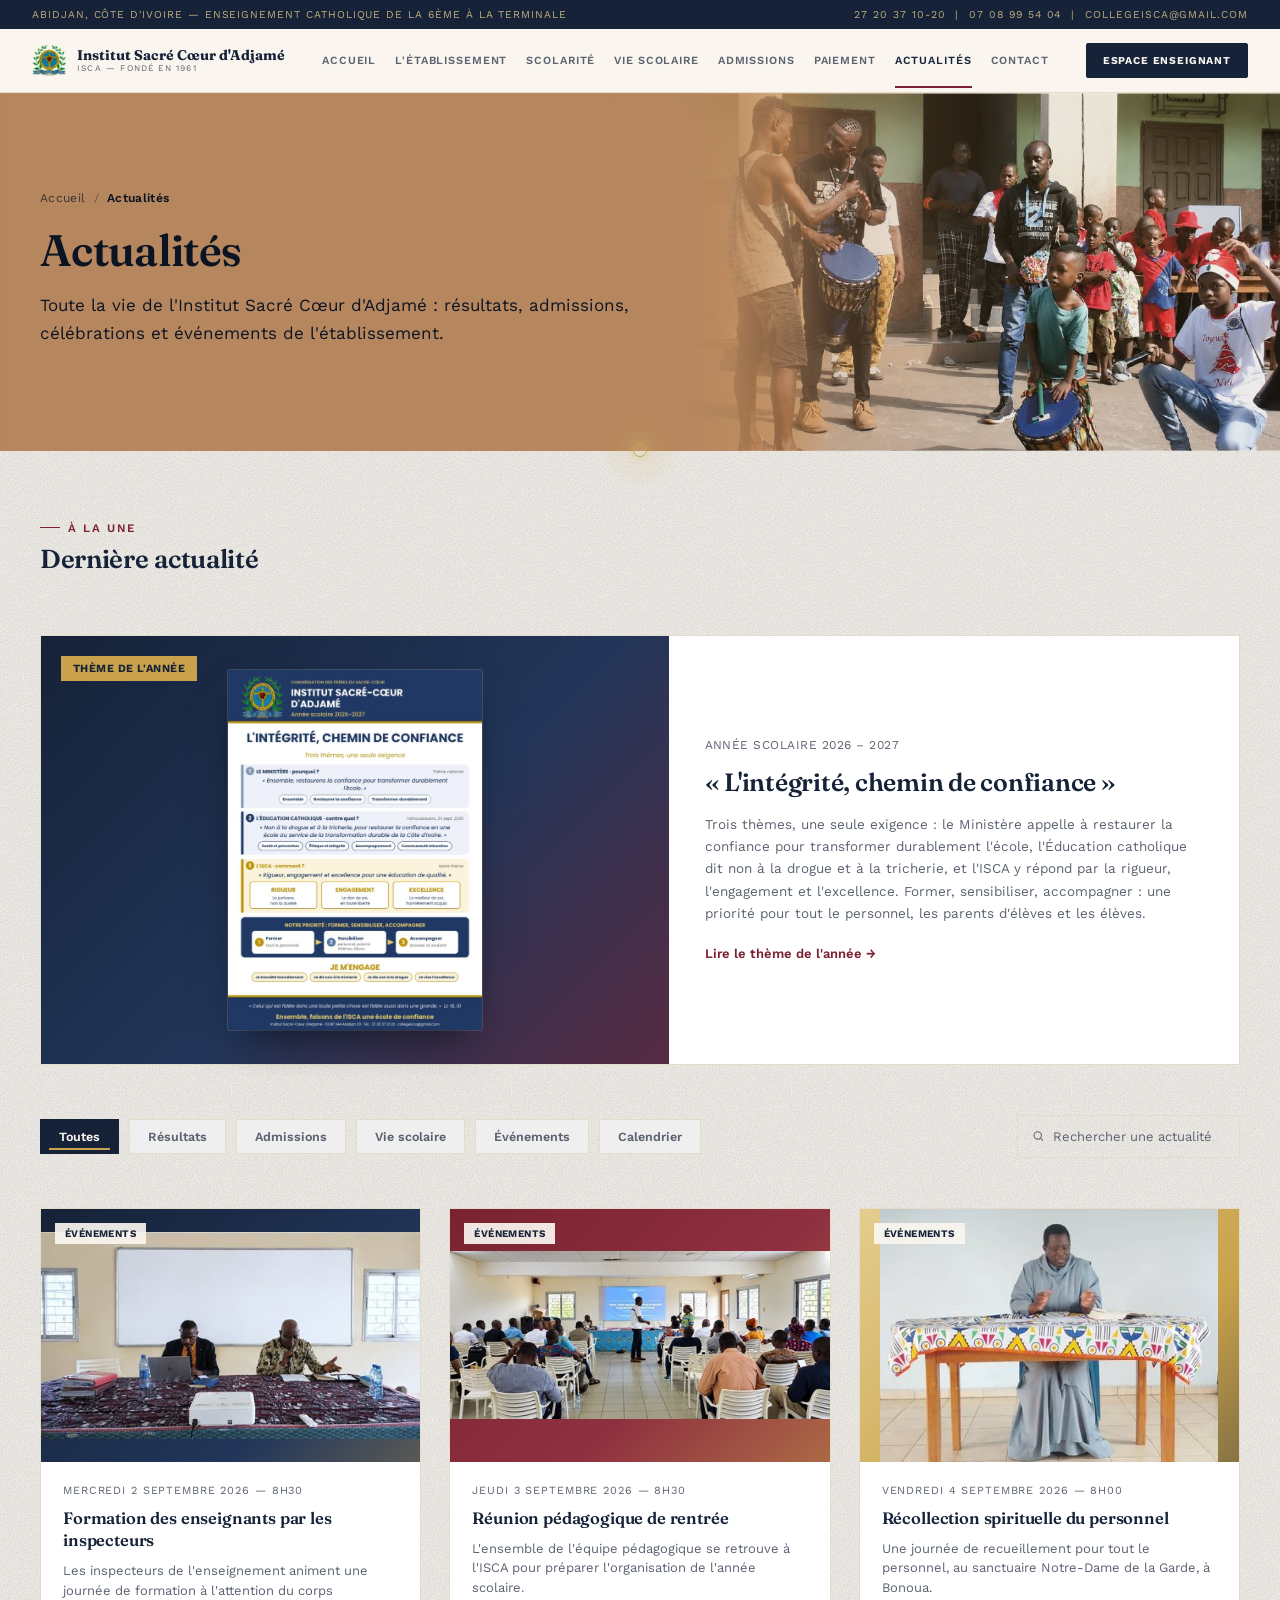
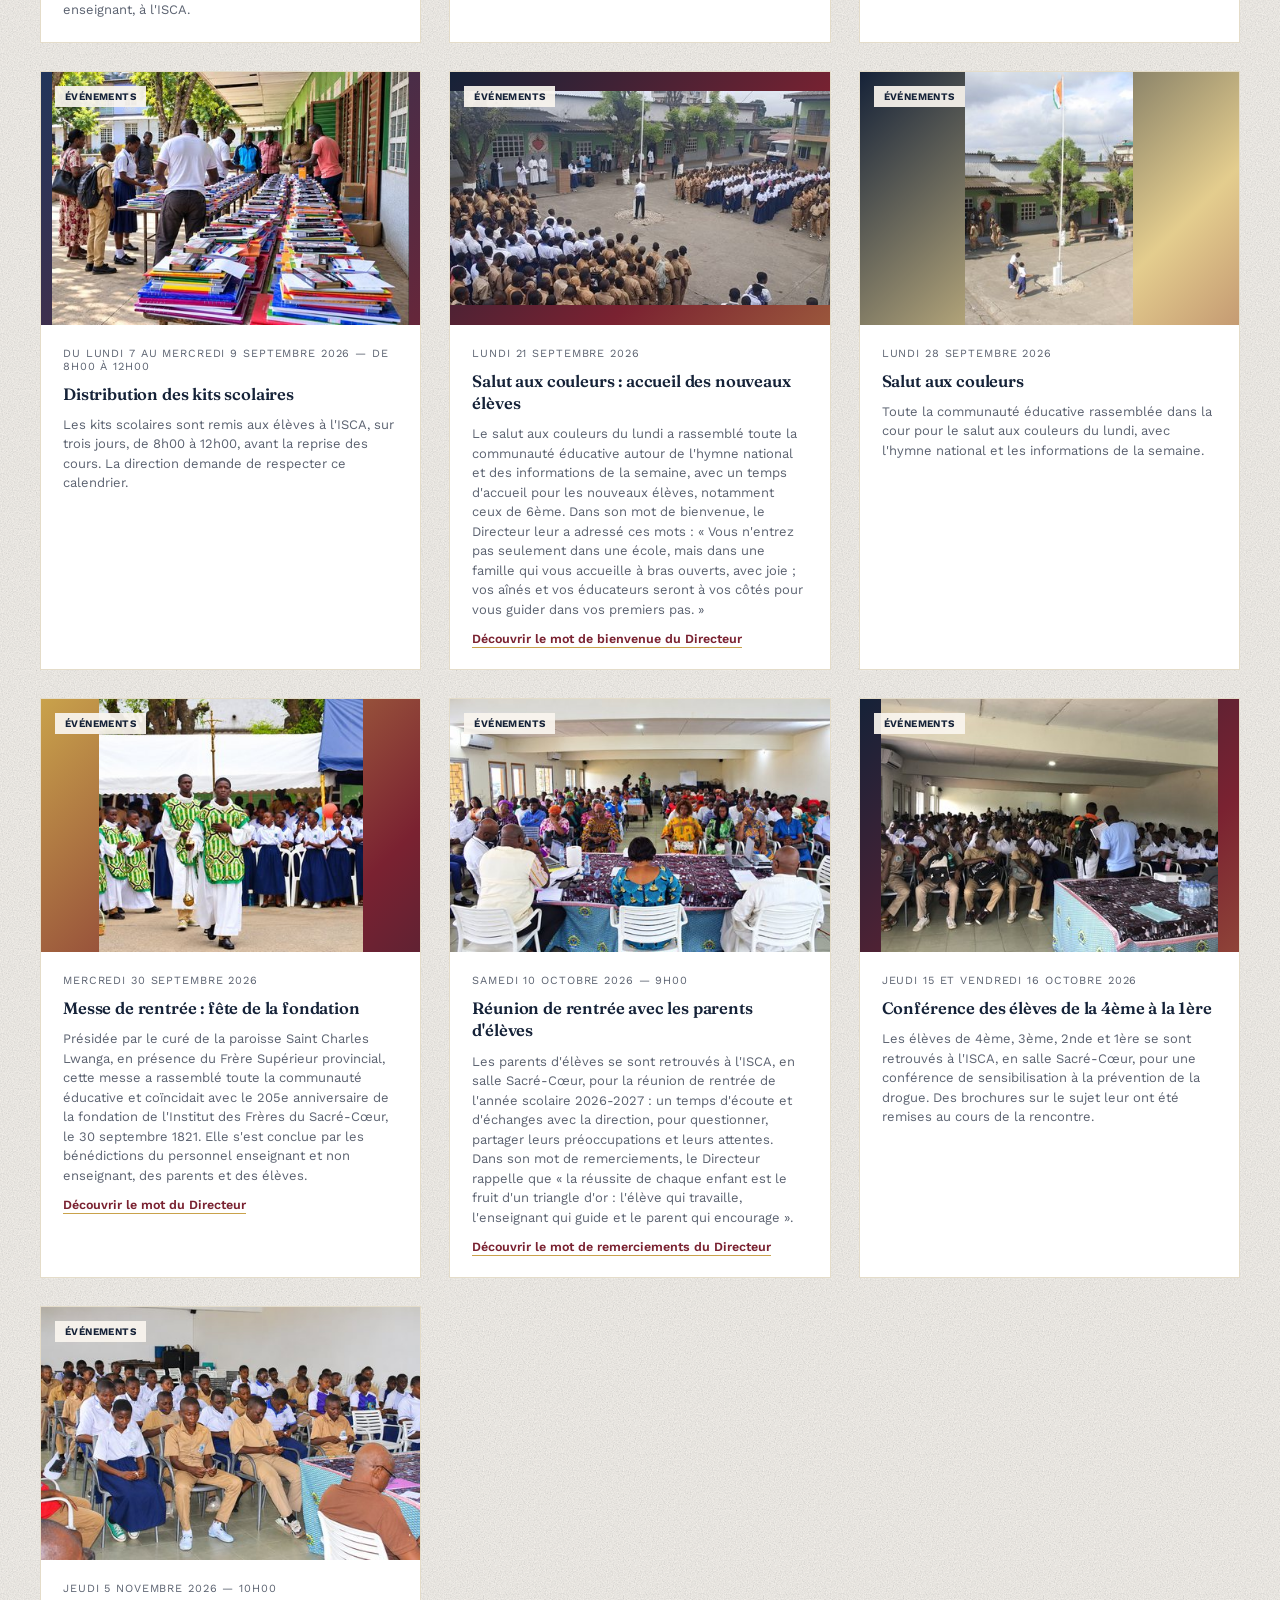
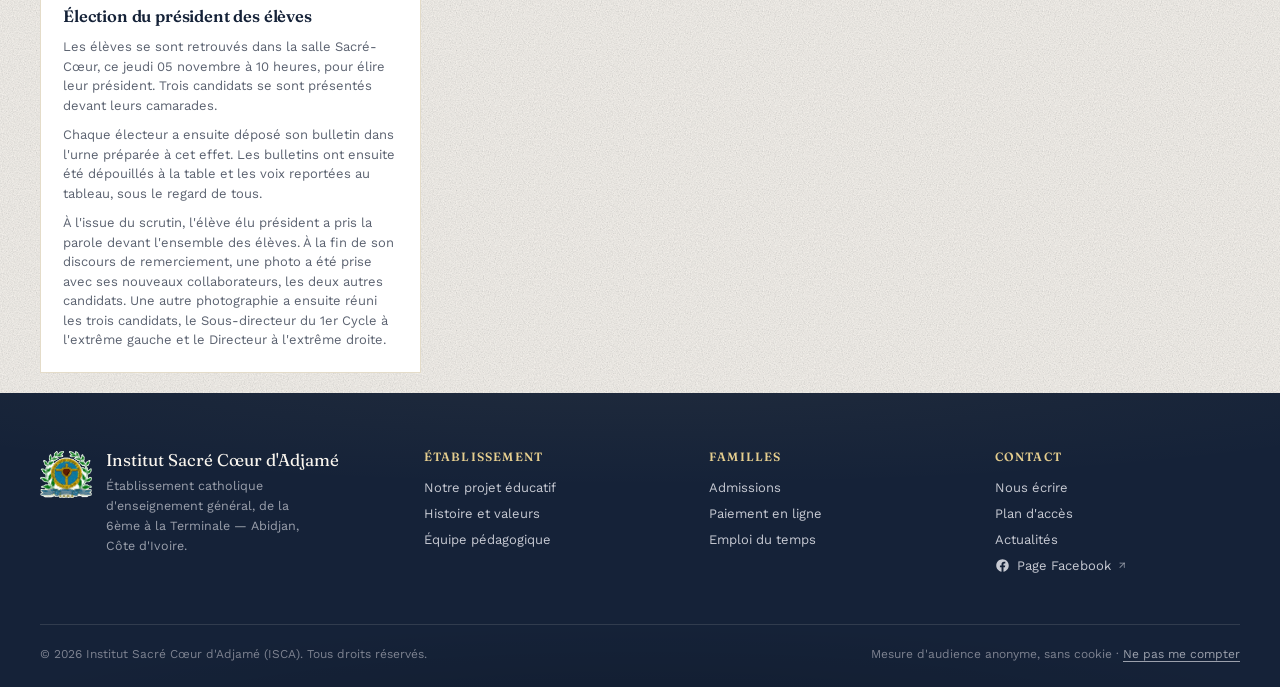
<file: actualites.html>
<!DOCTYPE html>
<html lang="fr">
<head>
<meta charset="UTF-8">
<meta name="viewport" content="width=device-width, initial-scale=1.0">
<title>Actualités — Institut Sacré Cœur d’Adjamé</title>
<meta name="description" content="Les actualités et événements de l’Institut Sacré Cœur d’Adjamé.">
<meta property="og:title" content="Actualités — Institut Sacré Cœur d’Adjamé">
<meta property="og:description" content="Les actualités et événements de l’Institut Sacré Cœur d’Adjamé.">
<meta property="og:type" content="website">
<link rel="icon" href="assets/images/Bandeau%20et%20logo/blason-isca.png">
<link rel="preconnect" href="https://fonts.googleapis.com">
<link rel="preconnect" href="https://fonts.gstatic.com" crossorigin>
<link href="https://fonts.googleapis.com/css2?family=Fraunces:opsz,wght@9..144,400;9..144,500;9..144,600;9..144,700&family=Work+Sans:wght@400;500;600;700&display=swap" rel="stylesheet">
<link rel="stylesheet" href="assets/css/01-fondations.css?v=20261118">
<link rel="stylesheet" href="assets/css/02-transport.css?v=20261118">
<link rel="stylesheet" href="assets/css/03-cartes.css?v=20261118">
<link rel="stylesheet" href="assets/css/04-charpente.css?v=20261118">
<link rel="stylesheet" href="assets/css/05-bandeaux.css?v=20261118">
<link rel="stylesheet" href="assets/css/06-interactions.css?v=20261118">
<link rel="stylesheet" href="assets/css/07-matieres.css?v=20261118">
<link rel="stylesheet" href="assets/css/08-espaces.css?v=20261118">
</head>
<body>


  <div class="topbar">
    <span>Abidjan, Côte d'Ivoire — Enseignement catholique de la 6ème à la Terminale</span>
    <span>27 20 37 10-20 &nbsp;|&nbsp; 07 08 99 54 04 &nbsp;|&nbsp; collegeisca@gmail.com</span>
  </div>

  <nav>
    <a class="brand" href="index.html">
      <img class="crest" src="assets/images/Bandeau%20et%20logo/blason-isca.png" alt="Emblème ISCA">
      <div class="brand-text">
        <div class="name">Institut Sacré Cœur d'Adjamé</div>
        <div class="tag">ISCA — Fondé en 1961</div>
      </div>
    </a>
    <div class="navlinks">
      <a data-nav="accueil" href="index.html">Accueil</a>
      <a data-nav="etablissement" href="etablissement.html">L'Établissement</a>
      <a data-nav="scolarite" href="scolarite.html">Scolarité</a>
      <a data-nav="vie-scolaire" href="vie-scolaire.html">Vie Scolaire</a>
      <a data-nav="admissions" href="admissions.html">Admissions</a>
      <a data-nav="paiement" href="paiement.html">Paiement</a>
      <a data-nav="actualites" href="actualites.html" class="active">Actualités</a>
      <a data-nav="contact" href="contact.html">Contact</a>
    </div>
    <a class="btn-connexion" data-nav="enseignant" href="espace-enseignant.html">Espace Enseignant</a>
  </nav>

  
<section class="page-section active" id="sec-actualites" data-key="actualites">


  <!-- ================= PAGE HERO ================= -->
  <header class="page-hero hero-actualites">
    <div class="breadcrumb"><a href="index.html">Accueil</a><span class="sep">/</span><span class="current">Actualités</span></div>
    <h1>Actualités</h1>
    <p class="lead">Toute la vie de l'Institut Sacré Cœur d'Adjamé : résultats, admissions, célébrations et événements de l'établissement.</p>
  </header>

  <!-- ================= ARTICLE VEDETTE ================= -->
  <section class="featured-section">
    <div class="section-head" style="border-bottom:none;">
      <div>
        <div class="eyebrow"><span class="dash"></span> À la une</div>
        <h2>Dernière actualité</h2>
      </div>
    </div>
    <!-- La « une » porte le thème de l'année 2026-2027. L'affiche se pose
         entière dans le cadre de gauche (classe featured-affiche) ; sa
         miniature et sa grande version viennent de
         outils/extraire-affiche-pdf.py. Pour une photographie, glisser une
         <img> dans .featured-thumb à la place de l'affiche. -->
    <div class="featured-card">
      <div class="featured-thumb featured-affiche">
        <span class="fcat">Thème de l'année</span>
        <a href="assets/images/Bandeau%20et%20logo/affiche-theme-2026-2027.jpg" target="_blank" rel="noopener"><img src="assets/images/Bandeau%20et%20logo/affiche-theme-2026-2027-600.jpg" width="600" height="849" loading="lazy" alt="Affiche de l'année scolaire 2026-2027 : « L'intégrité, chemin de confiance ». Cliquez pour l'agrandir."></a>
      </div>
      <div class="featured-body">
        <div class="fdate">Année scolaire 2026 – 2027</div>
        <h2>« L'intégrité, chemin de confiance »</h2>
        <p>Trois thèmes, une seule exigence : le Ministère appelle à restaurer la confiance pour transformer durablement l'école, l'Éducation catholique dit non à la drogue et à la tricherie, et l'ISCA y répond par la rigueur, l'engagement et l'excellence. Former, sensibiliser, accompagner : une priorité pour tout le personnel, les parents d'élèves et les élèves.</p>
        <a class="flink" href="etablissement.html#theme-annee">Lire le thème de l'année →</a>
      </div>
    </div>
    <!-- RETIRÉ le 26 septembre 2026 : la carte « Rentrée des classes »
         (14 septembre 2026) est passée. Elle est conservée ci-dessous : pour
         la remettre, supprimer la ligne d'ouverture de commentaire qui suit
         cette note et la ligne de fermeture placée après la carte. -->
    <!--
    <div class="featured-card">
      <div class="featured-thumb"><span class="fcat">Événements</span></div>
      <div class="featured-body">
        <div class="fdate">Lundi 14 septembre 2026 — 7h30</div>
        <h2>Rentrée des classes : début effectif des cours</h2>
        <p>Les cours reprennent le lundi 14 septembre 2026 à 7h30, matin et après-midi, pour tous les niveaux de la 6ème à la Terminale. Il n'y a pas de semaine zéro cette année : les enseignements commencent dès le premier jour. Les élèves sont attendus en tenue réglementaire, munis de leur carnet de correspondance.</p>
        <span class="flink">Voir le calendrier complet de la rentrée ↓</span>
      </div>
    </div>
    -->
  </section>

  <!-- ================= FILTRES ================= -->
  <section class="filters-section">
    <div class="filter-chips" role="group" aria-label="Filtrer les actualités par catégorie">
      <button type="button" class="filter-chip active" aria-pressed="true">Toutes</button>
      <button type="button" class="filter-chip" aria-pressed="false">Résultats</button>
      <button type="button" class="filter-chip" aria-pressed="false">Admissions</button>
      <button type="button" class="filter-chip" aria-pressed="false">Vie scolaire</button>
      <button type="button" class="filter-chip" aria-pressed="false">Événements</button>
      <button type="button" class="filter-chip" aria-pressed="false">Calendrier</button>
    </div>
    <div class="search-mini">
      <label for="news-q" class="sr-only">Rechercher une actualité</label>
      <svg width="14" height="14" viewBox="0 0 24 24" fill="none" stroke="currentColor" stroke-width="2"><circle cx="11" cy="11" r="7"/><path d="M21 21l-4.3-4.3"/></svg>
      <input id="news-q" type="search" placeholder="Rechercher une actualité…" autocomplete="off">
    </div>
  </section>

  <!-- ================= GRILLE ACTUALITÉS ================= -->
  <section class="news-list-section">
    <div class="news-list-grid">
      <!-- Rendez-vous de la rentree 2026-2027, classes en « Evenements » :
           chacun se tient un jour donne et rassemble. La categorie
           « Calendrier » est reservee aux echeances de trimestre (conseils
           de classe, saisie des notes, dates de composition).
           Les trois activites passees portent leur photographie ; la carte
           declare sa galerie par data-galerie et data-photos, et le script
           de la rubrique se charge de l'agrandissement. -->
      <div class="news-card" id="formation" data-galerie="formation-v2" data-photos="4" data-legendes="La tribune des inspecteurs. | L'assemblée des enseignants dans la salle de réunion. | Le formateur au micro, devant le plan de son exposé. | La séance vue de la salle.">
        <div class="thumb diapo entiere" style="background:linear-gradient(135deg,var(--navy) 0%, var(--navy-light) 70%, var(--gold) 160%);"><img src="assets/images/Galeries_Photos/Ev%C3%A8nements/formation-v2/v1.jpg" srcset="assets/images/Galeries_Photos/Ev%C3%A8nements/formation-v2/v1-480.jpg 480w, assets/images/Galeries_Photos/Ev%C3%A8nements/formation-v2/v1.jpg 760w" sizes="(max-width:1000px) 100vw, 380px" alt="Formation des enseignants par les inspecteurs, le 2 septembre 2026 : les inspecteurs à la tribune, dans la salle de réunion de l'ISCA."><span class="ncat">Événements</span></div>
        <div class="news-body">
          <div class="news-date">Mercredi 2 septembre 2026 — 8h30</div>
          <h3>Formation des enseignants par les inspecteurs</h3>
          <p>Les inspecteurs de l'enseignement animent une journée de formation à l'attention du corps enseignant, à l'ISCA.</p>
        </div>
      </div>
      <div class="news-card" id="reunion" data-galerie="reunion-v2" data-photos="2" data-legendes="Le thème de la réunion, présenté à l'assemblée. | L'équipe pédagogique réunie.">
        <div class="thumb diapo entiere" style="background:linear-gradient(135deg,var(--wine) 0%, #8f3040 60%, var(--gold) 140%);"><img src="assets/images/Galeries_Photos/Ev%C3%A8nements/reunion-v2/v1.jpg" srcset="assets/images/Galeries_Photos/Ev%C3%A8nements/reunion-v2/v1-480.jpg 480w, assets/images/Galeries_Photos/Ev%C3%A8nements/reunion-v2/v1.jpg 760w" sizes="(max-width:1000px) 100vw, 380px" alt="Réunion pédagogique de rentrée, le 3 septembre 2026 : l'équipe se réunit autour du thème « Bâtir une équipe efficace et engagée pour une année fructueuse »."><span class="ncat">Événements</span></div>
        <div class="news-body">
          <div class="news-date">Jeudi 3 septembre 2026 — 8h30</div>
          <h3>Réunion pédagogique de rentrée</h3>
          <p>L'ensemble de l'équipe pédagogique se retrouve à l'ISCA pour préparer l'organisation de l'année scolaire.</p>
        </div>
      </div>
      <div class="news-card" id="recollection" data-galerie="recollection-v2" data-photos="4" data-legendes="Temps de prédication. | Le personnel rassemblé pour la récollection. | Un moment de recueillement. | Photographie de groupe devant le sanctuaire Notre-Dame de la Garde.">
        <div class="thumb diapo entiere" style="background:linear-gradient(135deg,var(--gold-soft) 0%, var(--gold) 70%, var(--navy) 150%);"><img src="assets/images/Galeries_Photos/Ev%C3%A8nements/recollection-v2/v1.jpg" srcset="assets/images/Galeries_Photos/Ev%C3%A8nements/recollection-v2/v1-480.jpg 480w, assets/images/Galeries_Photos/Ev%C3%A8nements/recollection-v2/v1.jpg 760w" sizes="(max-width:1000px) 100vw, 380px" alt="Récollection spirituelle du personnel, le 4 septembre 2026 : temps de prédication au sanctuaire Notre-Dame de la Garde, à Bonoua."><span class="ncat">Événements</span></div>
        <div class="news-body">
          <div class="news-date">Vendredi 4 septembre 2026 — 8h00</div>
          <h3>Récollection spirituelle du personnel</h3>
          <p>Une journée de recueillement pour tout le personnel, au sanctuaire Notre-Dame de la Garde, à Bonoua.</p>
        </div>
      </div>
      <div class="news-card" id="kits" data-galerie="kits-v2" data-photos="1" data-legendes="Distribution des kits scolaires : cahiers, fournitures et manuels prêts à être remis aux élèves.">
        <div class="thumb diapo entiere" style="background:linear-gradient(135deg,var(--navy-light) 0%, var(--wine) 130%);"><img src="assets/images/Galeries_Photos/Ev%C3%A8nements/kits-v2/v1.jpg" srcset="assets/images/Galeries_Photos/Ev%C3%A8nements/kits-v2/v1-480.jpg 480w, assets/images/Galeries_Photos/Ev%C3%A8nements/kits-v2/v1.jpg 760w" sizes="(max-width:1000px) 100vw, 380px" alt="Distribution des kits scolaires, du 7 au 9 septembre 2026 : cahiers et fournitures remis aux élèves, sur le parvis de l'établissement."><span class="ncat">Événements</span></div>
        <div class="news-body">
          <div class="news-date">Du lundi 7 au mercredi 9 septembre 2026 — de 8h00 à 12h00</div>
          <h3>Distribution des kits scolaires</h3>
          <p>Les kits scolaires sont remis aux élèves à l'ISCA, sur trois jours, de 8h00 à 12h00, avant la reprise des cours. La direction demande de respecter ce calendrier.</p>
        </div>
      </div>
      <div class="news-card" id="accueil-nouveaux" data-galerie="accueil-v2" data-photos="6" data-legendes="Le salut aux couleurs, sous le regard de tout l'établissement. | Un nouvel élève prend la parole devant l'assemblée. | Le Directeur entouré d'élèves, autour d'une œuvre du Sacré-Cœur. | Prise de parole devant le personnel d'encadrement. | Des parents venus assister à la cérémonie. | Le drapeau ivoirien, au centre de la cour.">
        <div class="thumb diapo entiere" style="background:linear-gradient(135deg,var(--navy) 0%, var(--wine) 65%, var(--gold) 150%);"><img src="assets/images/Galeries_Photos/Ev%C3%A8nements/accueil-v2/v1.jpg" srcset="assets/images/Galeries_Photos/Ev%C3%A8nements/accueil-v2/v1-480.jpg 480w, assets/images/Galeries_Photos/Ev%C3%A8nements/accueil-v2/v1.jpg 760w" sizes="(max-width:1000px) 100vw, 380px" alt="Salut aux couleurs du 21 septembre 2026 : toute l'école rassemblée autour du mât, pour l'accueil des nouveaux élèves."><span class="ncat">Événements</span></div>
        <div class="news-body">
          <div class="news-date">Lundi 21 septembre 2026</div>
          <h3>Salut aux couleurs : accueil des nouveaux élèves</h3>
          <p>Le salut aux couleurs du lundi a rassemblé toute la communauté éducative autour de l'hymne national et des informations de la semaine, avec un temps d'accueil pour les nouveaux élèves, notamment ceux de 6ème. Dans son mot de bienvenue, le Directeur leur a adressé ces mots : « Vous n'entrez pas seulement dans une école, mais dans une famille qui vous accueille à bras ouverts, avec joie ; vos aînés et vos éducateurs seront à vos côtés pour vous guider dans vos premiers pas. »</p>
          <button type="button" class="dl-link" data-ouvre-modal="dirModal">Découvrir le mot de bienvenue du Directeur</button>
        </div>
      </div>
      <div class="news-card" id="salut28sept" data-galerie="salut28sept-v2" data-photos="5" data-legendes="Le drapeau ivoirien hissé au mât, sous le regard des élèves. | Le personnel éducatif rassemblé pour le hissage du drapeau, devant la fresque du Sacré-Cœur. | Prise de parole devant l'assemblée, au micro. | Les élèves en rangs dans la cour, pour le salut du lundi. | Une distinction remise à une élève, dans une ambiance musicale.">
        <div class="thumb diapo entiere" style="background:linear-gradient(135deg,var(--navy) 0%, var(--gold-soft) 75%, var(--wine) 160%);"><img src="assets/images/Galeries_Photos/Ev%C3%A8nements/salut28sept-v2/v1.jpg" srcset="assets/images/Galeries_Photos/Ev%C3%A8nements/salut28sept-v2/v1-480.jpg 480w, assets/images/Galeries_Photos/Ev%C3%A8nements/salut28sept-v2/v1.jpg 760w" sizes="(max-width:1000px) 100vw, 380px" alt="Salut aux couleurs du 28 septembre 2026 : le drapeau ivoirien hissé au mât, dans la cour de l'ISCA."><span class="ncat">Événements</span></div>
        <div class="news-body">
          <div class="news-date">Lundi 28 septembre 2026</div>
          <h3>Salut aux couleurs</h3>
          <p>Toute la communauté éducative rassemblée dans la cour pour le salut aux couleurs du lundi, avec l'hymne national et les informations de la semaine.</p>
        </div>
      </div>
      <div class="news-card" id="messe30sept" data-galerie="messe30sept-v2" data-photos="16" data-legendes="L'entrée : les servants d'autel ouvrent la procession, croix en tête. | Ouverture de la célébration, à l'autel. | Lecture de la Parole. | La chorale, accompagnée au clavier. | L'offertoire, en procession. | La consécration du pain et du vin. | Communion : le prêtre et les servants d'autel. | Communion : un servant d'autel. | Communion distribuée aux fidèles. | Le mot du Directeur. | Les servants de messe. | Bénédiction du personnel enseignant. | Bénédiction des parents d'élèves. | Les officiels, réunis pour la célébration. | Photo de famille, à l'issue de la messe. | Un dernier moment de groupe, avant de se quitter.">
        <div class="thumb diapo entiere" style="background:linear-gradient(135deg,var(--gold) 0%, var(--wine) 80%, var(--navy) 160%);"><img src="assets/images/Galeries_Photos/Ev%C3%A8nements/messe30sept-v2/v1.jpg" srcset="assets/images/Galeries_Photos/Ev%C3%A8nements/messe30sept-v2/v1-480.jpg 480w, assets/images/Galeries_Photos/Ev%C3%A8nements/messe30sept-v2/v1.jpg 760w" sizes="(max-width:1000px) 100vw, 380px" alt="Messe de rentrée scolaire 2026-2027, le 30 septembre 2026 : les servants d'autel ouvrent la procession d'entrée, croix en tête."><span class="ncat">Événements</span></div>
        <div class="news-body">
          <div class="news-date">Mercredi 30 septembre 2026</div>
          <h3>Messe de rentrée : fête de la fondation</h3>
          <p>Présidée par le curé de la paroisse Saint Charles Lwanga, en présence du Frère Supérieur provincial, cette messe a rassemblé toute la communauté éducative et coïncidait avec le 205e anniversaire de la fondation de l'Institut des Frères du Sacré-Cœur, le 30 septembre 1821. Elle s'est conclue par les bénédictions du personnel enseignant et non enseignant, des parents et des élèves.</p>
          <button type="button" class="dl-link" data-ouvre-modal="messeModal">Découvrir le mot du Directeur</button>
        </div>
      </div>
      <div class="news-card" id="parents10oct" data-galerie="parents10oct-v3" data-photos="6" data-legendes="Les parents d'élèves, nombreux dans la salle Sacré-Cœur, face à la table de présidence. | La salle Sacré-Cœur vue du fond, pendant la réunion. | La table de présidence, face aux parents. | Prise de parole à la table de présidence. | Un Frère s'adresse aux parents réunis dans la salle. | Un parent prend la parole pendant les échanges.">
        <div class="thumb diapo entiere" style="background:linear-gradient(135deg,var(--wine) 0%, var(--navy) 70%, var(--gold-soft) 160%);"><img src="assets/images/Galeries_Photos/Ev%C3%A8nements/parents10oct-v3/v1.jpg" srcset="assets/images/Galeries_Photos/Ev%C3%A8nements/parents10oct-v3/v1-480.jpg 480w, assets/images/Galeries_Photos/Ev%C3%A8nements/parents10oct-v3/v1.jpg 760w" sizes="(max-width:1000px) 100vw, 380px" alt="Réunion de rentrée avec les parents d'élèves, le 10 octobre 2026 : la salle Sacré-Cœur réunit les parents, face à la table de présidence."><span class="ncat">Événements</span></div>
        <div class="news-body">
          <div class="news-date">Samedi 10 octobre 2026 — 9h00</div>
          <h3>Réunion de rentrée avec les parents d'élèves</h3>
          <p>Les parents d'élèves se sont retrouvés à l'ISCA, en salle Sacré-Cœur, pour la réunion de rentrée de l'année scolaire 2026-2027 : un temps d'écoute et d'échanges avec la direction, pour questionner, partager leurs préoccupations et leurs attentes. Dans son mot de remerciements, le Directeur rappelle que « la réussite de chaque enfant est le fruit d'un triangle d'or : l'élève qui travaille, l'enseignant qui guide et le parent qui encourage ».</p>
          <button type="button" class="dl-link" data-ouvre-modal="parentsModal">Découvrir le mot de remerciements du Directeur</button>
        </div>
      </div>
      <div class="news-card" id="conference15oct" data-galerie="conference15oct-v2" data-photos="5" data-legendes="Les élèves réunis en salle Sacré-Cœur, face à l'intervenant. | Remise de brochures aux élèves, au fil de la conférence. | Les élèves montrent la brochure « Drogue » qui leur a été remise. | Les brochures levées dans toute la salle. | Une prise de parole au micro devant les élèves.">
        <div class="thumb diapo entiere" style="background:linear-gradient(135deg,var(--navy) 0%, var(--wine) 75%, var(--gold) 170%);"><img src="assets/images/Galeries_Photos/Ev%C3%A8nements/conference15oct-v2/v1.jpg" srcset="assets/images/Galeries_Photos/Ev%C3%A8nements/conference15oct-v2/v1-480.jpg 480w, assets/images/Galeries_Photos/Ev%C3%A8nements/conference15oct-v2/v1.jpg 760w" sizes="(max-width:1000px) 100vw, 380px" alt="Conférence des élèves de la 4ème à la 1ère, les 15 et 16 octobre 2026 : les élèves réunis en salle Sacré-Cœur, face à l'intervenant."><span class="ncat">Événements</span></div>
        <div class="news-body">
          <div class="news-date">Jeudi 15 et vendredi 16 octobre 2026</div>
          <h3>Conférence des élèves de la 4ème à la 1ère</h3>
          <p>Les élèves de 4ème, 3ème, 2nde et 1ère se sont retrouvés à l'ISCA, en salle Sacré-Cœur, pour une conférence de sensibilisation à la prévention de la drogue. Des brochures sur le sujet leur ont été remises au cours de la rencontre.</p>
        </div>
      </div>
      <div class="news-card" id="delegues-nov2026" data-galerie="delegues-nov2026-v2" data-photos="20" data-legendes="Les élèves, réunis dans la salle Sacré-Cœur pour élire leur président. | Attentifs, les élèves attendent le début du scrutin. | Dans la salle, les élèves suivent le déroulement de l'élection. | À la table, les responsables du scrutin s'organisent sous le regard de la salle. | Les organisateurs, debout près de la table, font face aux élèves. | Les trois candidats, avant l'élection. | Au tableau, une colonne par candidat, avec son nom. | Un responsable explique le déroulement du vote ; les élèves préparent leur bulletin. | À la table, un responsable prépare le scrutin, sous le regard des élèves. | L'urne préparée à cet effet passe de rang en rang : chaque élève y dépose son bulletin. | L'urne circule parmi les élèves. | Une élève dépose son bulletin dans l'urne. | Le dépouillement commence à la table : les bulletins sont sortis de l'urne. | Les bulletins sont dépouillés un à un. | Au tableau, les premières voix sont reportées sous le nom de chaque candidat. | Le décompte terminé, les voix de chaque candidat sont totalisées au tableau. | L'élève élu président prend la parole devant l'ensemble des élèves. | Le président élu, micro en main, prononce son discours de remerciement. | À la fin de son discours, le président élu avec ses nouveaux collaborateurs, les deux autres candidats. | Les trois candidats avec le Sous-directeur du 1er Cycle, à l'extrême gauche, et le Directeur, à l'extrême droite.">
        <div class="thumb diapo entiere" style="background:linear-gradient(135deg,var(--wine) 0%, var(--navy) 65%, var(--gold) 170%);"><img src="assets/images/Galeries_Photos/Ev%C3%A8nements/delegues-nov2026-v2/v1.jpg" srcset="assets/images/Galeries_Photos/Ev%C3%A8nements/delegues-nov2026-v2/v1-480.jpg 480w, assets/images/Galeries_Photos/Ev%C3%A8nements/delegues-nov2026-v2/v1.jpg 760w" sizes="(max-width:1000px) 100vw, 380px" alt="Élection du président des élèves, le 5 novembre 2026 : les élèves réunis dans la salle Sacré-Cœur."><span class="ncat">Événements</span></div>
        <div class="news-body">
          <div class="news-date">Jeudi 5 novembre 2026 — 10h00</div>
          <h3>Élection du président des élèves</h3>
          <p>Les élèves se sont retrouvés dans la salle Sacré-Cœur, ce jeudi 05 novembre à 10 heures, pour élire leur président. Trois candidats se sont présentés devant leurs camarades.</p>
          <p>Chaque électeur a ensuite déposé son bulletin dans l'urne préparée à cet effet. Les bulletins ont ensuite été dépouillés à la table et les voix reportées au tableau, sous le regard de tous.</p>
          <p>À l'issue du scrutin, l'élève élu président a pris la parole devant l'ensemble des élèves. À la fin de son discours de remerciement, une photo a été prise avec ses nouveaux collaborateurs, les deux autres candidats. Une autre photographie a ensuite réuni les trois candidats, le Sous-directeur du 1er Cycle à l'extrême gauche et le Directeur à l'extrême droite.</p>
        </div>
      </div>
    </div>

  </section>

  
  </section>
  
  <!-- Agrandissement des photographies. Le meme dispositif existe sur
       l'accueil pour les affiches ; il gagne ici une navigation, une
       activite pouvant compter plusieurs cliches. -->
  <div class="lightbox" id="lightbox">
    <button type="button" class="lb-close" id="lb-fermer" aria-label="Fermer">✕</button>
    <button type="button" class="lb-nav lb-prec" id="lb-prec" aria-label="Photographie précédente">‹</button>
    <img id="lightboxImg" alt="">
    <button type="button" class="lb-nav lb-suiv" id="lb-suiv" aria-label="Photographie suivante">›</button>
    <p class="lb-legende" id="lb-legende"></p>
  </div>

  <!-- Mot de bienvenue du Directeur, en fenetre plutot qu'en PDF telecharge :
       declenchee par le bouton data-ouvre-modal="dirModal", sur la carte
       « Salut aux couleurs » ci-dessus (une actualite peut avoir la
       sienne : voir messeModal plus bas, meme mecanique generique).
       Fond attenue (pas le noir quasi-opaque du lightbox : on lit un
       texte ici, on ne regarde pas une photographie), fermeture par la
       croix, un clic a cote, ou Echap — voir assets/js/actualites.js. -->
  <div class="dir-modal" id="dirModal">
    <div class="dir-modal-card" role="dialog" aria-modal="true" aria-labelledby="dirModalTitre">
      <button type="button" class="dir-modal-close" id="dirModalFermer" aria-label="Fermer">✕</button>
      <div class="dir-modal-corps">
        <div class="eyebrow"><span class="dash"></span> Mot de bienvenue et orientations 2026-2027</div>
        <h2 id="dirModalTitre">Mot du Directeur</h2>
        <p class="dir-modal-date">Adresse à la communauté éducative — le lundi 21 septembre 2026</p>

        <p class="dir-modal-salut">Chers collaborateurs dans la mission commune (personnel administratif, personnel enseignant, personnel d'encadrement, service d'ordre, de propreté, de santé, de transport, du marché et de la cuisine), chers parents d'élèves, chers élèves,</p>

        <p>Au nom du Supérieur provincial, Frère DAGOU Assalé Mathurin, au nom de la communauté des Frères du Sacré-Cœur de l'ISCA, et au nom de toute la communauté éducative, je vous souhaite, la bienvenue en cette rentrée scolaire 2026-2027.</p>

        <p>Cette année s'inscrit sous un thème choisi par le Ministère de l'Éducation nationale, de l'Alphabétisation et de l'Enseignement technique : « Ensemble, restaurons la confiance pour transformer durablement l'école ».</p>

        <p>À l'ISCA, nous le déclinons à travers un thème qui nous est propre : « Rigueur, engagement et excellence pour une éducation de qualité ».</p>

        <p>Rigueur, engagement et excellence : voilà les conditions concrètes d'une confiance restaurée. L'école se construit par l'alliance de l'élève, de l'enseignant, de la famille et de la communauté éducative, une exigence inscrite dans notre charisme de Frères du Sacré-Cœur, pour qui l'éducation est un acte d'amour.</p>

        <p>Les résultats de l'an dernier nous encouragent (96,10 % de réussite au BEPC, 66,35 % au BAC), et nous invitent à poursuivre l'effort autour de quatre piliers : la confiance entre l'École, la Famille et la Communauté éducative ; l'engagement auprès de chaque élève, qui reste au centre de nos décisions ; la transformation de nos pratiques pour mieux répondre aux défis de demain ; et l'excellence, qui allie performance des résultats et attention à la personne.</p>

        <p>Une pensée toute particulière pour nos nouveaux venus :</p>

        <p>Aux nouveaux professeurs, qui rejoignez notre famille enseignante : soyez assurés de notre confiance et de notre entière disponibilité pour vous accompagner dans la découverte de notre projet éducatif et de notre charisme. Aux nouveaux élèves, de la sixième à la terminale, qui découvrez aujourd'hui l'ISCA : n'ayez aucune crainte, car ici, vous n'entrez pas seulement dans une école, mais dans une famille qui vous accueille à bras ouverts, avec joie ; vos aînés et vos éducateurs seront à vos côtés pour vous guider dans vos premiers pas. Que chacune et chacun d'entre vous se sente, dès aujourd'hui, pleinement chez lui à l'Institut Sacré-Cœur d'Adjamé.</p>

        <p>Chers enseignants, vous êtes bien plus que des transmetteurs de savoir : par votre exemple autant que par vos cours, vous façonnez le caractère et l'avenir de chaque élève qui vous est confié. Votre engagement quotidien, souvent invisible aux yeux du monde, est le pilier discret mais essentiel sur lequel repose toute notre institution.</p>

        <p>Chers collaborateurs de l'administration, votre rigueur et votre disponibilité assurent, jour après jour, le bon fonctionnement de notre école.</p>

        <p>Je pense aussi, avec une reconnaissance toute particulière, aux personnels du service d'ordre, de la propreté, de la santé, du transport, du marché et de la cantine, ainsi qu'à tous ceux et celles qui travaillent dans l'ombre, souvent avant que les premiers élèves n'arrivent et bien après que les derniers ne soient partis : votre travail, discret mais indispensable, rend possible chaque jour la vie de notre école. Sans vous, aucune classe ne pourrait ouvrir dans un cadre sain et sécurisé, aucun repas ne serait servi, aucun déplacement ne serait assuré. Sans vous, rien de tout cela ne serait possible ; soyez-en chaleureusement remerciés. À l'ISCA, aucun travail n'est supérieur à l'autre : chacun doit bien faire ce qu'il a à faire, et chacun, là où il travaille, contribue au bon fonctionnement de l'école.</p>

        <p>Chers parents, votre soutien est indispensable : la réussite de chaque enfant est le fruit d'un triangle d'or : l'élève qui travaille, l'enseignant qui guide, le parent qui encourage et suit avec assiduité cahiers, devoirs et bulletins.</p>

        <p>Et vous, chers élèves, cette année sera la vôtre si vous en faites une année de travail, de respect et de persévérance. Pour atteindre l'excellence, je vous demande trois choses. D'abord, le travail : il n'y a pas d'excellence sans effort régulier ; organisez votre temps, planifiez vos révisions, ne remettez pas à demain ce qui peut être appris aujourd'hui. Ensuite, la discipline : respectez le règlement intérieur, la tenue, la ponctualité, le langage, vos camarades et vos aînés. Enfin, la foi : restez proches de Dieu, et agissez avec droiture même quand personne ne vous regarde.</p>

        <p>Sachez que l'excellence n'est pas réservée à quelques-uns : c'est le progrès que chacun peut accomplir, à son propre rythme, par un travail sérieux et constant. Ne vous découragez jamais devant un échec : analysez vos erreurs, demandez de l'aide sans honte, et recommencez avec plus de méthode. Participez en classe, osez poser vos questions, entraidez-vous entre camarades : c'est ainsi que se construit, jour après jour, la confiance en vous-mêmes et dans votre école. Nous avons confiance en vous.</p>

        <p>Ainsi portés, ensemble, par la confiance, l'engagement, la transformation et l'excellence, nous pouvons aborder cette année avec espérance. Que le Sacré-Cœur de Jésus bénisse notre communauté éducative et guide nos pas.</p>

        <p>Excellente rentrée à toutes et à tous ! Tous frères ! Tous unis ! Je vous remercie.</p>

        <p class="dir-modal-signature"><b>Frère OUEDRAOGO Yabré Jean-Baptiste, sc</b><br>Directeur de l'Institut Sacré-Cœur d'Adjamé</p>
      </div>
    </div>
  </div>

  <!-- Mot du Directeur pour la messe de rentree, meme dispositif que dirModal
       ci-dessus : declenchee par data-ouvre-modal="messeModal" sur la carte
       « Messe de rentree » en Actualites. -->
  <div class="dir-modal" id="messeModal">
    <div class="dir-modal-card" role="dialog" aria-modal="true" aria-labelledby="messeModalTitre">
      <button type="button" class="dir-modal-close" aria-label="Fermer">✕</button>
      <div class="dir-modal-corps">
        <div class="eyebrow"><span class="dash"></span> Messe de rentrée scolaire 2026-2027</div>
        <h2 id="messeModalTitre">Mot du Directeur</h2>
        <p class="dir-modal-date">Fête de la fondation de l'Institut des Frères du Sacré-Cœur (1821-2026) — le mercredi 30 septembre 2026</p>

        <p class="dir-modal-salut">Révérend Père Curé, Révérend, Frère Supérieur provincial, chers Frères, chers collaborateurs dans la mission commune, chers parents d'élèves, chers élèves,</p>

        <p>C'est avec un cœur rempli de joie et de gratitude que je prends la parole en ce jour béni, où toute notre communauté éducative est rassemblée dans l'enceinte de l'Institut pour la messe de rentrée scolaire 2026-2027. Ce 30 septembre revêt une portée particulière : nous célébrons le 205e anniversaire de la fondation de l'Institut des Frères du Sacré-Cœur, né le 30 septembre 1821.</p>

        <p>Je voudrais, avant tout, exprimer notre profonde gratitude à vous, Révérend Père Curé, ainsi qu'à vos vicaires, qui avez bien voulu vous déplacer pour venir présider cette célébration eucharistique au cœur de notre établissement. Par cette célébration, vous avez placé notre année scolaire sous le regard de Dieu et vous avez nourri de votre parole, notre communauté éducative. Que le Seigneur vous rende au centuple votre disponibilité et votre bienveillance.</p>

        <p>Je salue et remercie, avec une joie toute fraternelle, le Frère Mathurin DAGOU ASSALÉ, Supérieur provincial, qui nous fait l'honneur et la grâce de sa présence dans cet événement. En ce jour où nous faisons mémoire de la fondation de notre Institut, cette présence est pour toute la communauté éducative de l'ISCA un signe fort de communion avec la Province et avec la grande famille des Frères du Sacré-Cœur, ainsi qu'un précieux encouragement pour la mission que nous portons ensemble.</p>

        <p>Ma gratitude va aussi à mes Frères de la communauté, qui portent, dans la prière et le service de chaque jour, l'âme de cette maison commune. Et comment ne pas évoquer, en ce jour anniversaire, ceux qui nous ont précédés ? Nous rendons hommage aux premiers Frères, ces pionniers humbles et pauvres qui, dès 1821, ont répondu à l'appel et fait le pari de l'éducation des enfants les plus délaissés. Nous pensons aussi aux Frères qui, sur cette terre d'Adjamé, ont posé les premières pierres de l'ISCA et l'ont façonné, souvent dans le silence, la simplicité et le sacrifice. Si cette maison est debout aujourd'hui, c'est parce qu'ils ont semé avec foi : nous sommes les héritiers de leur fidélité, et nous leur disons, du fond du cœur, notre reconnaissance.</p>

        <p>Je remercie également, nos collaborateurs dans la mission commune : enseignants, personnel administratif, technique et de service, pour votre engagement fidèle au service de l'éducation de nos enfants. Jour après jour, souvent dans la discrétion, vous donnez corps à une mission que les Frères ont voulu partager avec vous, et dont vous êtes devenus, avec eux, les artisans.</p>

        <p>Merci à vous, chers parents, d'avoir répondu à cette invitation et de témoigner, par votre présence, de votre attachement à l'éducation chrétienne que nous voulons offrir à vos enfants. Votre confiance renouvelée est pour nous à la fois un encouragement précieux et une exigence.</p>

        <p>Je n'oublie pas la chorale, dont les chants ont donné à cette célébration toute sa beauté et sa ferveur, ni celles et ceux qui ont organisé cette journée et œuvré avec soin dans l'ombre, pour aménager cet espace et faire que tout se déroule dans l'ordre et la dignité. Que Dieu récompense leur dévouement.</p>

        <p>Et à vous, chers élèves, merci d'être venus nombreux confier, avec nous, cette nouvelle année scolaire au Seigneur. Que cette messe soit pour vous le point de départ d'une année vécue dans la foi, le travail et la persévérance.</p>

        <p>Célébrer, en ce même jour, la fondation de notre Institut n'est pas un hasard. En 1821, dans un contexte de grande pauvreté et d'enfance délaissée, le Père André Coindre fondait, à Lyon, avec ses premiers compagnons, la Congrégation des Frères du Sacré-Cœur. Son intuition était à la fois simple et audacieuse : offrir aux enfants les plus pauvres, en particulier aux orphelins, une éducation qui les relève dans leur dignité et les ouvre à l'espérance. De ce petit groupe de premiers Frères est née une famille religieuse qui allait, au fil des générations, essaimer bien au-delà de Lyon et de la France.</p>

        <p>Deux cent cinq années se sont écoulées depuis ce premier engagement. Deux cent cinq années durant lesquelles des générations de Frères et de collaborateurs laïcs, sur plusieurs continents, ont porté ce même charisme, l'ont adapté aux réalités de chaque époque et de chaque terre, sans jamais en trahir l'intuition première. C'est cette longue chaîne de fidélité qui nous rejoint aujourd'hui, ici, à Adjamé, en terre ivoirienne.</p>

        <p>Car cette œuvre, commencée à Lyon, se poursuit aujourd'hui à l'ISCA, fidèle au même charisme : faire de l'éducation un acte d'amour avant d'être un métier, et faire de la confiance en chaque enfant le point de départ de toute pédagogie. Chaque professeur qui prépare son cours avec soin, chaque éducateur qui prend le temps d'écouter un élève en difficulté, chaque geste de service rendu dans notre établissement prolonge, silencieusement, ce que les premiers Frères ont initié voilà deux siècles.</p>

        <p>Célébrer cet anniversaire n'est donc pas un simple regard vers le passé : c'est une manière de nous rappeler, à nous qui portons aujourd'hui cette mission, la responsabilité et la grâce qui nous sont confiées, celle de transmettre, intacte et vivante, une intuition vieille de deux siècles, mais toujours aussi actuelle pour les enfants et les jeunes que nous accueillons.</p>

        <p>C'est ce même esprit qui inspire les orientations de notre année scolaire 2026-2027, placée sous trois thèmes qui appellent une seule exigence : l'intégrité, chemin de confiance. Le Ministère de l'Éducation nationale, de l'Alphabétisation et de l'Enseignement technique nous dit pourquoi : « Ensemble, restaurons la confiance pour transformer durablement l'école ». L'Éducation catholique de Côte d'Ivoire, à l'occasion de l'ouverture solennelle de l'année à Yamoussoukro, nous dit contre quoi nous devons lutter : « Non à la drogue et à la tricherie, pour restaurer la confiance en une école au service de la transformation durable de la Côte d'Ivoire ». Et l'ISCA nous dit comment : « Rigueur, engagement et excellence pour une éducation de qualité ».</p>

        <p>Ces trois thèmes se rejoignent et s'éclairent l'un l'autre : on ne restaure la confiance qu'en la méritant chaque jour, par un travail rigoureux et honnête, un engagement sans faille, un refus net de la drogue et de la tricherie, et une recherche constante de l'excellence et c'est précisément ce que notre charisme nous invite à vivre, année après année.</p>

        <p>En ce jour de double action de grâce pour la rentrée qui s'ouvre, et pour plus de deux siècles de fidélité à une même mission, je vous invite tous à confier cette nouvelle année au Sacré-Cœur de Jésus, source et modèle de notre charisme.</p>

        <p>Que Dieu bénisse notre communauté éducative, la paroisse Saint Charles Lwanga, et chacune des familles ici présentes.</p>

        <p>Encore une fois, merci à tous. Que le Seigneur vous garde.</p>

        <p class="dir-modal-signature">Le Directeur,<br><b>Frère OUEDRAOGO Yabré Jean-Baptiste, sc</b><br>Directeur de l'Institut Sacré-Cœur d'Adjamé</p>
      </div>
    </div>
  </div>

  <!-- Mot de remerciements du Directeur aux parents d'eleves, meme dispositif que
       dirModal et messeModal ci-dessus : declenchee par data-ouvre-modal="parentsModal"
       sur la carte « Reunion de rentree avec les parents d'eleves » en Actualites.
       Texte repris du document Documents/Communication/Mots  de remerciements aux
       parents d'élèves.docx (sa ligne de date portait « 1O/10/2026 », avec la lettre O :
       la date est ecrite ici en toutes lettres). -->
  <div class="dir-modal" id="parentsModal">
    <div class="dir-modal-card" role="dialog" aria-modal="true" aria-labelledby="parentsModalTitre">
      <button type="button" class="dir-modal-close" aria-label="Fermer">✕</button>
      <div class="dir-modal-corps">
        <div class="eyebrow"><span class="dash"></span> Réunion de rentrée avec les parents d'élèves</div>
        <h2 id="parentsModalTitre">Mot de remerciements aux parents d'élèves</h2>
        <p class="dir-modal-date">Le samedi 10 octobre 2026, en salle Sacré-Cœur</p>

        <p class="dir-modal-salut">Chers parents d'élèves,</p>

        <p>À l'issue de la réunion qui nous a rassemblés, je tiens à vous exprimer, au nom de la communauté des Frères du Sacré-Cœur et de toute l'équipe éducative de l'Institut Sacré-Cœur d'Adjamé, notre profonde gratitude. Merci d'avoir répondu présents, et merci pour la qualité de votre participation.</p>

        <p>En vous déplaçant, en prenant le temps d'écouter, de questionner et de partager vos préoccupations, vous avez montré combien l'avenir de vos enfants vous tient à cœur. Votre présence est pour nous un signe fort de confiance : celle-là même que le thème de cette année nous invite à restaurer et à faire grandir : « Ensemble, restaurons la confiance pour transformer durablement l'école ».</p>

        <p>Nous avons entendu vos attentes et vos remarques, et nous les accueillons avec humilité. Elles nous aident à avancer avec plus de rigueur, d'engagement et d'excellence, selon le thème que nous nous sommes donné pour l'ISCA cette année.</p>

        <p>Je vous demande de poursuivre cet engagement tout au long de l'année : suivez les cahiers, les devoirs et les bulletins, veillez à l'assiduité et à la ponctualité de vos enfants, encouragez-les au travail et au respect du règlement intérieur, et gardez avec l'école un dialogue sincère. La réussite de chaque enfant est le fruit d'un triangle d'or : l'élève qui travaille, l'enseignant qui guide et le parent qui encourage.</p>

        <p>Que le Sacré-Cœur de Jésus, source de toute confiance véritable, bénisse chacune de vos familles, veille sur vos enfants et nous accorde de cheminer ensemble, dans la paix et la réussite, tout au long de cette année scolaire 2026-2027.</p>

        <p>Merci de votre confiance et de votre soutien. Tous frères ! Tous unis !</p>

        <p class="dir-modal-signature">Le Directeur,<br><b>Frère OUEDRAOGO Yabré Jean-Baptiste, sc</b><br>Directeur de l'Institut Sacré-Cœur d'Adjamé</p>
      </div>
    </div>
  </div>

<footer>
    <div class="footer-top">
      <div class="footer-brand">
        <div class="crest-plate"><img src="assets/images/Bandeau%20et%20logo/blason-isca.png" alt="Emblème ISCA"></div>
        <div>
          <div class="name">Institut Sacré Cœur d'Adjamé</div>
          <p>Établissement catholique d'enseignement général, de la 6ème à la Terminale — Abidjan, Côte d'Ivoire.</p>
        </div>
      </div>
      <div class="footer-col">
        <h2>Établissement</h2>
        <a href="etablissement.html">Notre projet éducatif</a>
        <a href="etablissement.html">Histoire et valeurs</a>
        <a href="etablissement.html">Équipe pédagogique</a>
      </div>
      <div class="footer-col">
        <h2>Familles</h2>
        <a href="admissions.html">Admissions</a>
        <a href="paiement.html">Paiement en ligne</a>
        <a href="scolarite.html#emploi-du-temps">Emploi du temps</a>
      </div>
      <div class="footer-col">
        <h2>Contact</h2>
        <a href="contact.html">Nous écrire</a>
        <a href="contact.html#carte">Plan d'accès</a>
        <a href="actualites.html">Actualités</a>
        <a class="fb" href="https://www.facebook.com/share/g/1adZBdvJtT/" target="_blank" rel="noopener noreferrer"><svg class="ico-fb" width="15" height="15" viewBox="0 0 24 24" fill="currentColor" aria-hidden="true" focusable="false"><path d="M22 12.06C22 6.5 17.52 2 12 2S2 6.5 2 12.06c0 5 3.66 9.15 8.44 9.94v-7.03H7.9v-2.9h2.54V9.85c0-2.51 1.49-3.9 3.77-3.9 1.09 0 2.24.2 2.24.2v2.46h-1.26c-1.24 0-1.63.77-1.63 1.56v1.89h2.78l-.45 2.9h-2.33V22c4.78-.79 8.44-4.93 8.44-9.94z"/></svg><span class="fb-nom">Page Facebook</span><span aria-hidden="true">↗</span><span class="sr-only">(ouvre un nouvel onglet)</span></a>
      </div>
    </div>
    <div class="footer-bottom">
      <span>© 2026 Institut Sacré Cœur d'Adjamé (ISCA). Tous droits réservés.</span>
      <span class="stat-note">Mesure d'audience anonyme, sans cookie · <button type="button" class="stat-refus" data-stat-refus>Ne pas me compter</button></span>
    </div>
  </footer>

<script src="assets/js/commun.js?v=20261118"></script>
<script src="assets/js/actualites.js?v=20261118"></script>
<script src="assets/js/stat.js?v=20261118" defer></script>
</body>
</html>
</file>
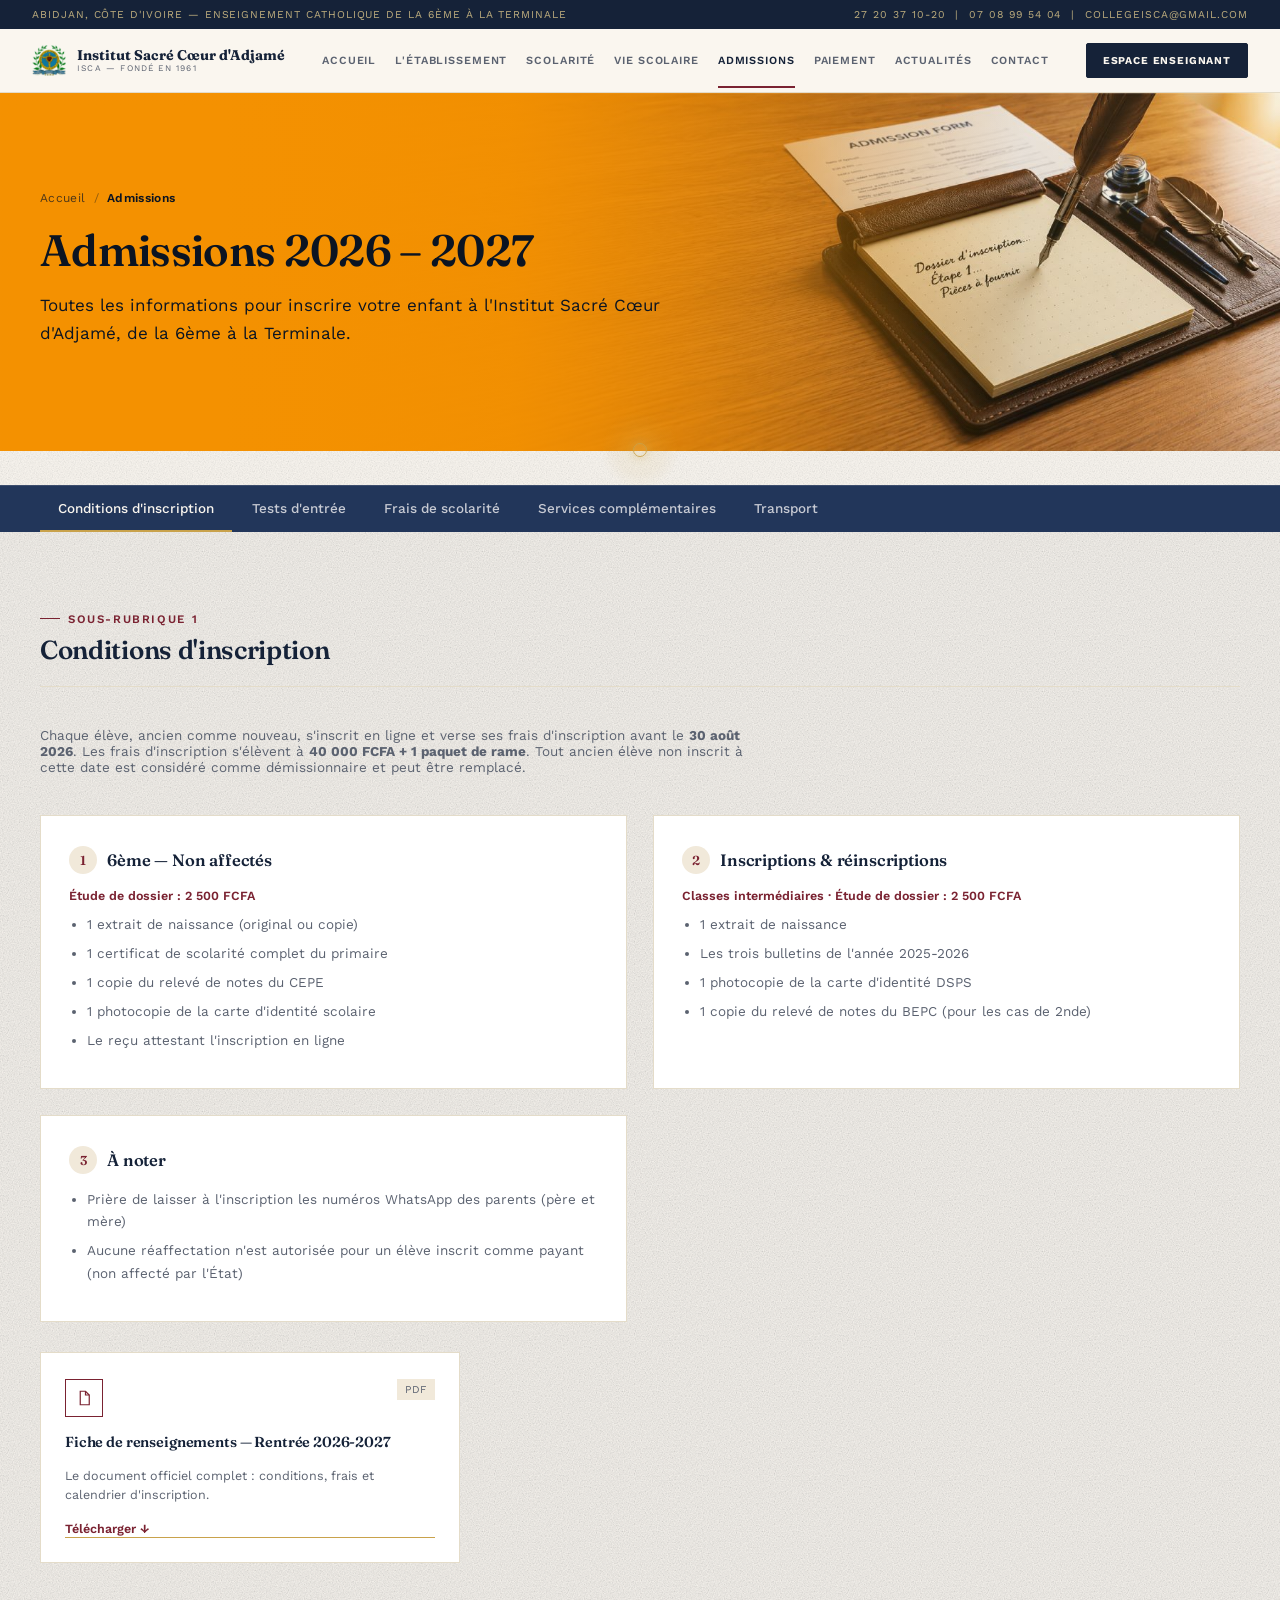
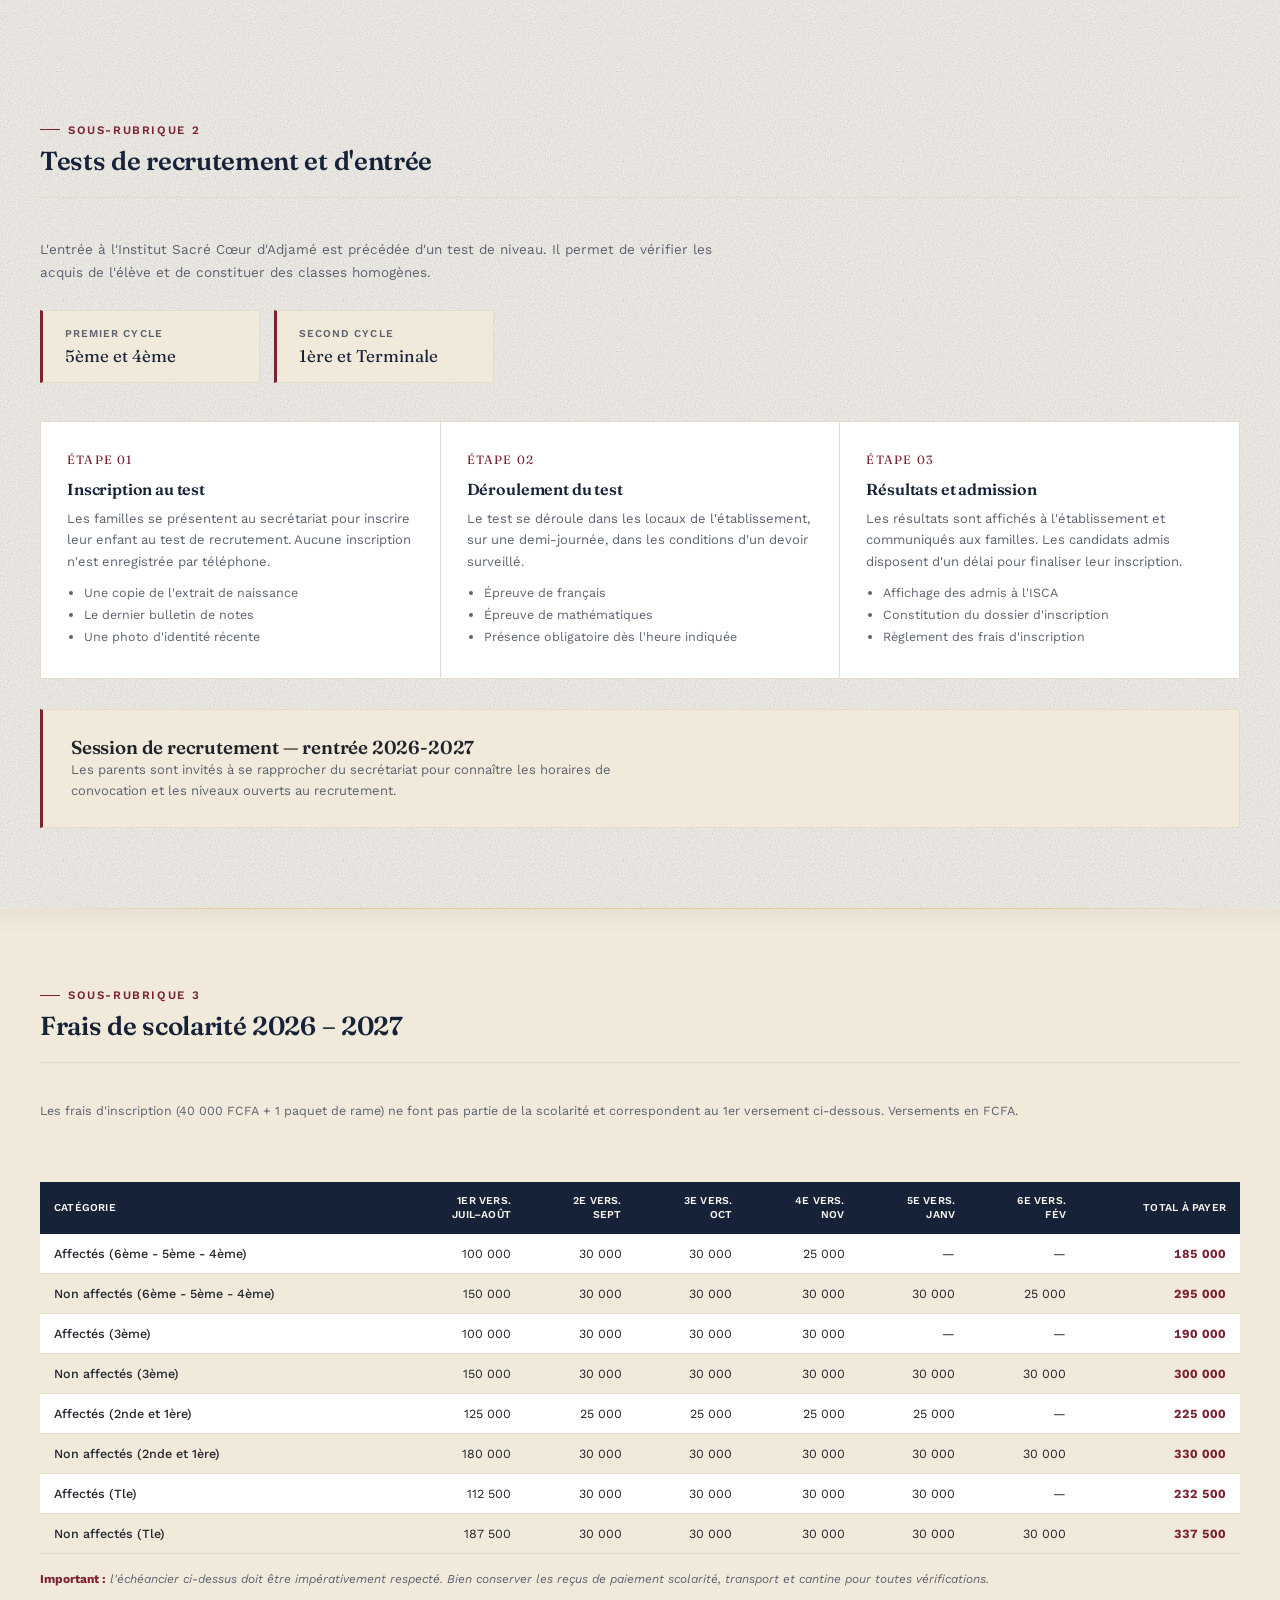
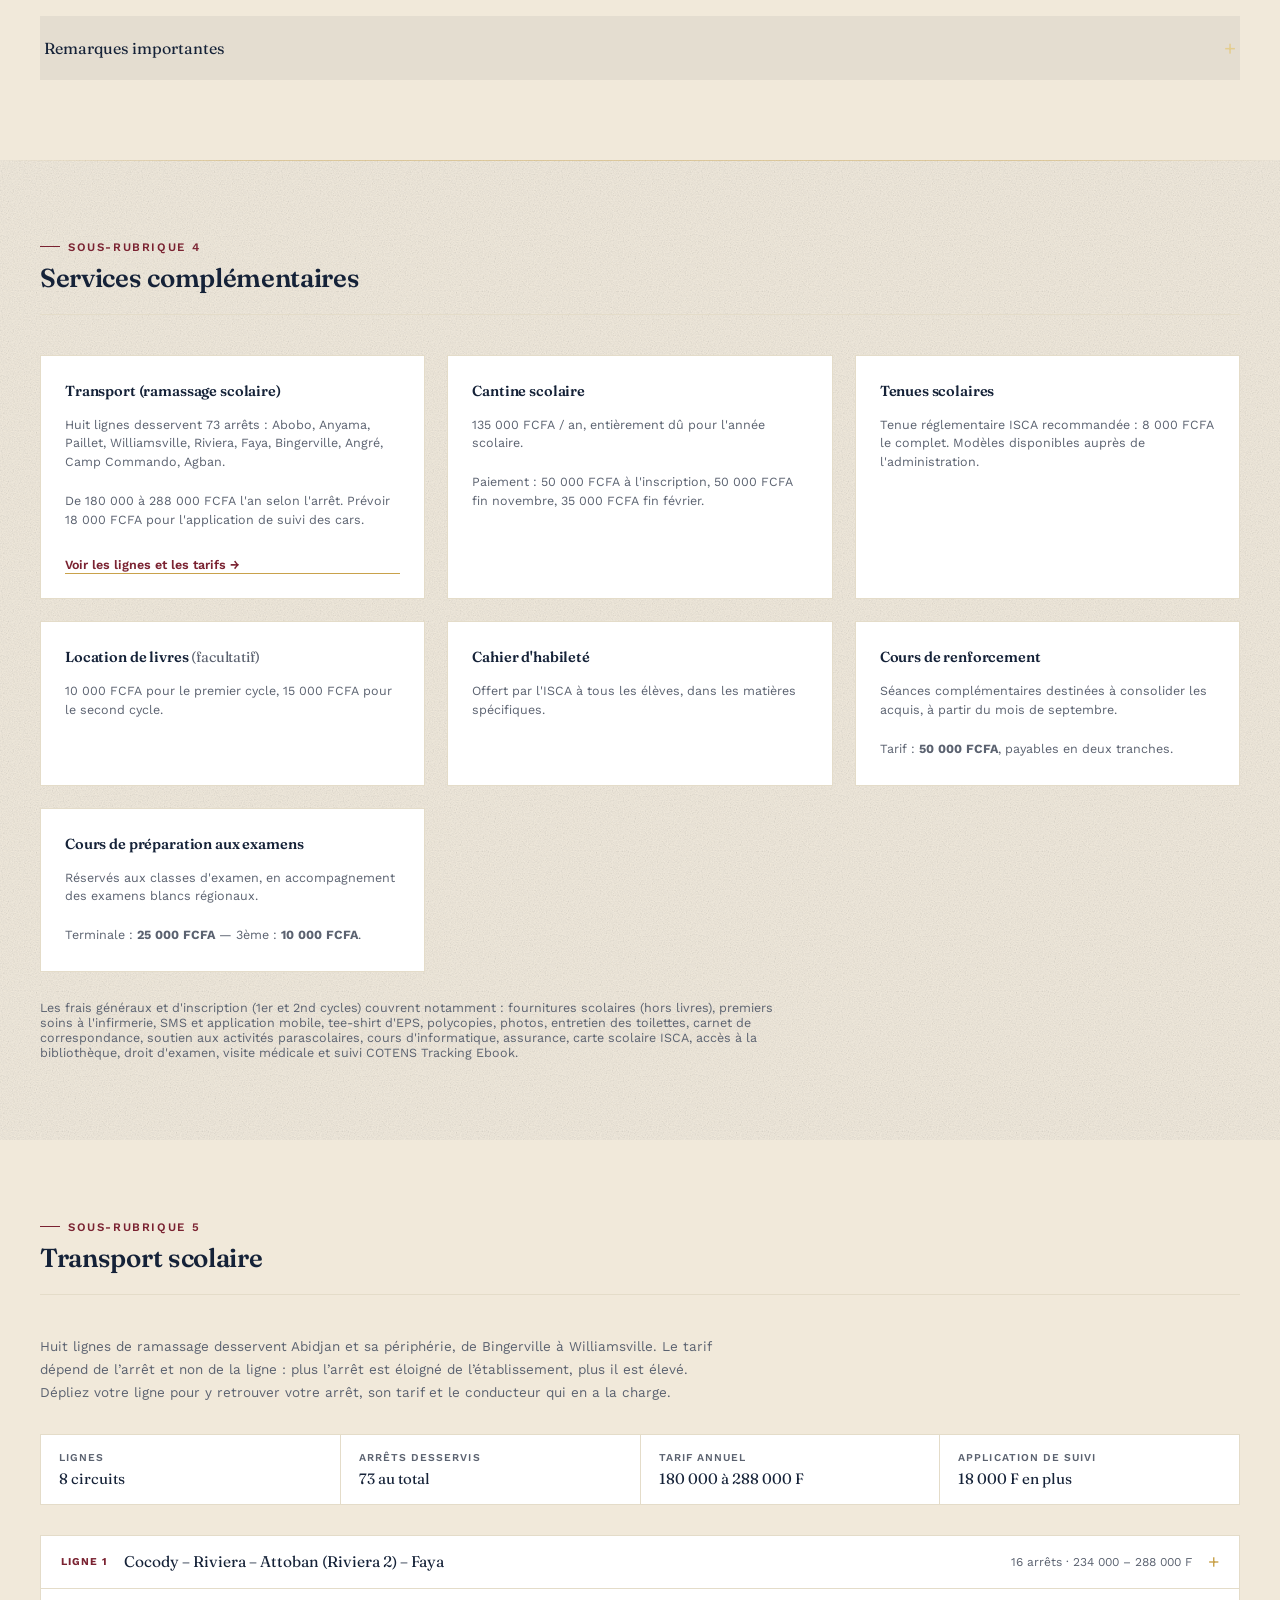
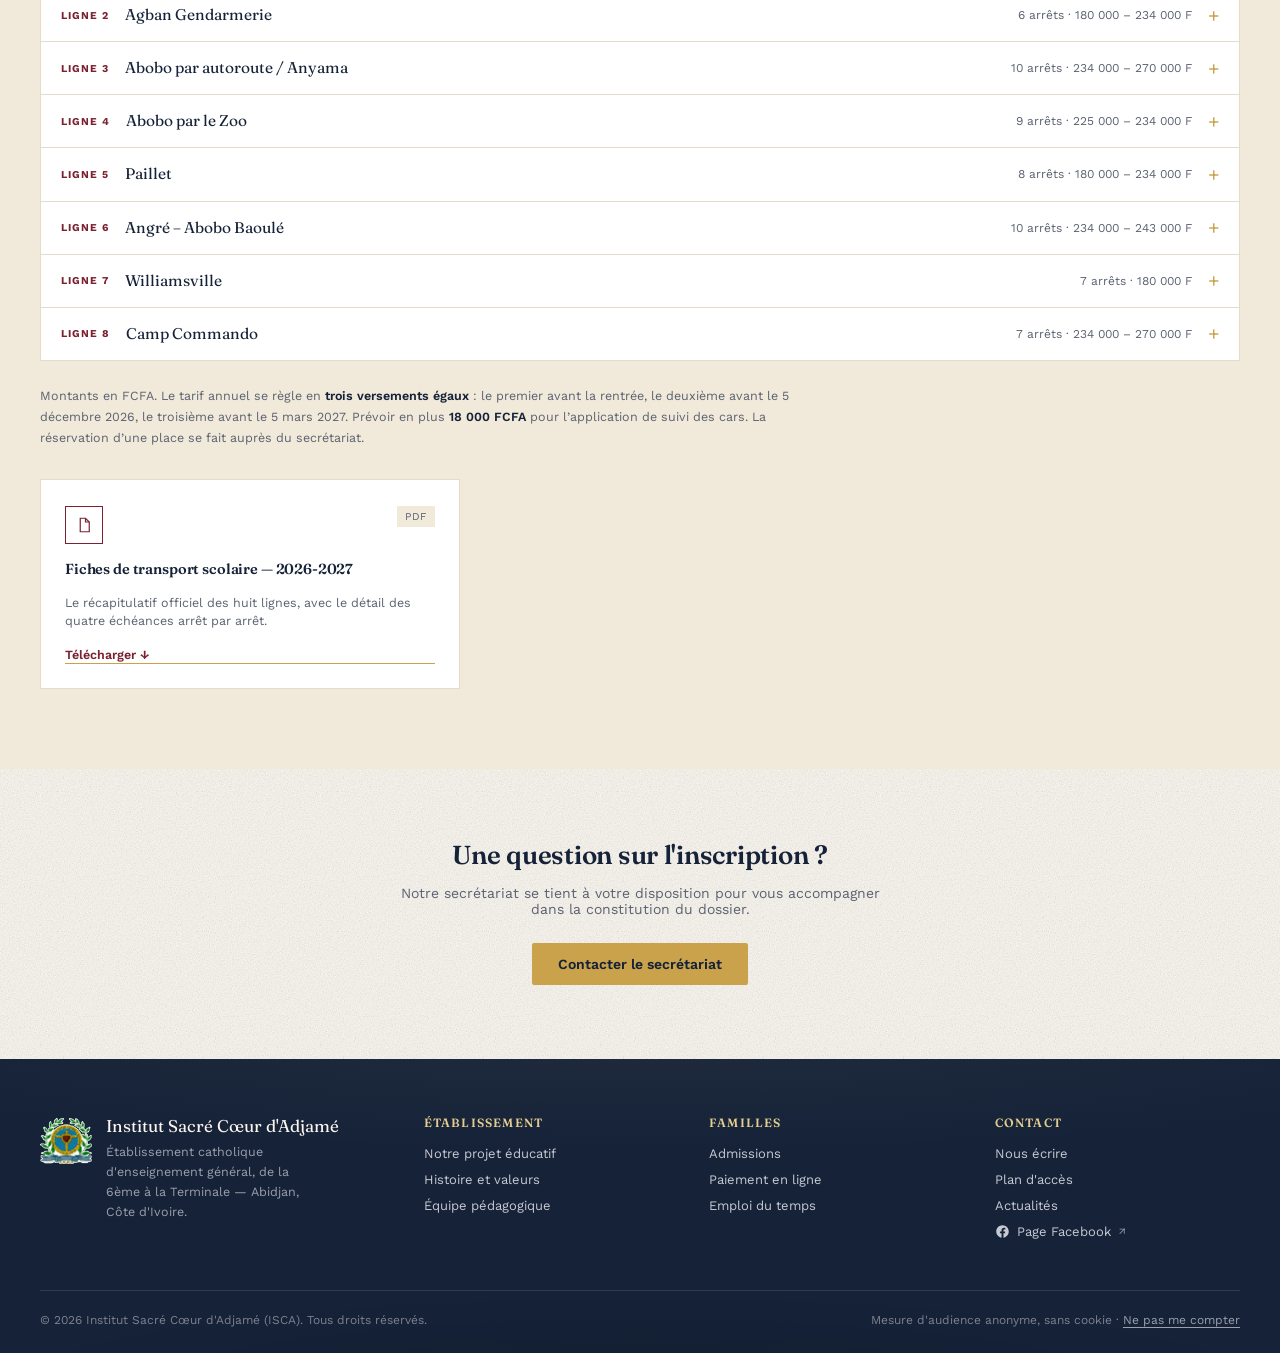
<file: admissions.html>
<!DOCTYPE html>
<html lang="fr">
<head>
<meta charset="UTF-8">
<meta name="viewport" content="width=device-width, initial-scale=1.0">
<title>Admissions — Institut Sacré Cœur d’Adjamé</title>
<meta name="description" content="Conditions d’inscription, tests d’entrée, frais de scolarité et transport scolaire 2026-2027.">
<meta property="og:title" content="Admissions — Institut Sacré Cœur d’Adjamé">
<meta property="og:description" content="Conditions d’inscription, tests d’entrée, frais de scolarité et transport scolaire 2026-2027.">
<meta property="og:type" content="website">
<link rel="icon" href="assets/images/Bandeau%20et%20logo/blason-isca.png">
<link rel="preconnect" href="https://fonts.googleapis.com">
<link rel="preconnect" href="https://fonts.gstatic.com" crossorigin>
<link href="https://fonts.googleapis.com/css2?family=Fraunces:opsz,wght@9..144,400;9..144,500;9..144,600;9..144,700&family=Work+Sans:wght@400;500;600;700&display=swap" rel="stylesheet">
<link rel="stylesheet" href="assets/css/01-fondations.css?v=20261118">
<link rel="stylesheet" href="assets/css/02-transport.css?v=20261118">
<link rel="stylesheet" href="assets/css/03-cartes.css?v=20261118">
<link rel="stylesheet" href="assets/css/04-charpente.css?v=20261118">
<link rel="stylesheet" href="assets/css/05-bandeaux.css?v=20261118">
<link rel="stylesheet" href="assets/css/06-interactions.css?v=20261118">
<link rel="stylesheet" href="assets/css/07-matieres.css?v=20261118">
<link rel="stylesheet" href="assets/css/08-espaces.css?v=20261118">
</head>
<body>


  <div class="topbar">
    <span>Abidjan, Côte d'Ivoire — Enseignement catholique de la 6ème à la Terminale</span>
    <span>27 20 37 10-20 &nbsp;|&nbsp; 07 08 99 54 04 &nbsp;|&nbsp; collegeisca@gmail.com</span>
  </div>

  <nav>
    <a class="brand" href="index.html">
      <img class="crest" src="assets/images/Bandeau%20et%20logo/blason-isca.png" alt="Emblème ISCA">
      <div class="brand-text">
        <div class="name">Institut Sacré Cœur d'Adjamé</div>
        <div class="tag">ISCA — Fondé en 1961</div>
      </div>
    </a>
    <div class="navlinks">
      <a data-nav="accueil" href="index.html">Accueil</a>
      <a data-nav="etablissement" href="etablissement.html">L'Établissement</a>
      <a data-nav="scolarite" href="scolarite.html">Scolarité</a>
      <a data-nav="vie-scolaire" href="vie-scolaire.html">Vie Scolaire</a>
      <a data-nav="admissions" href="admissions.html" class="active">Admissions</a>
      <a data-nav="paiement" href="paiement.html">Paiement</a>
      <a data-nav="actualites" href="actualites.html">Actualités</a>
      <a data-nav="contact" href="contact.html">Contact</a>
    </div>
    <a class="btn-connexion" data-nav="enseignant" href="espace-enseignant.html">Espace Enseignant</a>
  </nav>

  
<section class="page-section active" id="sec-admissions" data-key="admissions">


  <!-- ================= PAGE HERO + SOUS-NAV ================= -->
  <header class="page-hero hero-admissions">
    <div class="breadcrumb"><a href="index.html">Accueil</a><span class="sep">/</span><span class="current">Admissions</span></div>
    <h1>Admissions 2026 – 2027</h1>
    <p class="lead">Toutes les informations pour inscrire votre enfant à l'Institut Sacré Cœur d'Adjamé, de la 6ème à la Terminale.</p>
  </header>
  <div class="subnav">
    <a href="#conditions" class="active">Conditions d'inscription</a>
    <a href="#tests">Tests d'entrée</a>
    <a href="#frais">Frais de scolarité</a>
    <a href="#services">Services complémentaires</a>
    <a href="#transport">Transport</a>
    <!-- RETIRÉ le 26 septembre 2026 (calendrier passé) : <a href="#calendrier">Calendrier</a> -->
  </div>

  <!-- ================= CONDITIONS D'INSCRIPTION ================= -->
  <section class="conditions-section" id="conditions">
    <div class="section-head">
      <div>
        <div class="eyebrow"><span class="dash"></span> Sous-rubrique 1</div>
        <h2>Conditions d'inscription</h2>
      </div>
    </div>
    <p style="font-size:13.5px;color:var(--ink-soft);max-width:720px;margin-top:16px;">Chaque élève, ancien comme nouveau, s'inscrit en ligne et verse ses frais d'inscription avant le <b>30 août 2026</b>. Les frais d'inscription s'élèvent à <b>40 000 FCFA + 1 paquet de rame</b>. Tout ancien élève non inscrit à cette date est considéré comme démissionnaire et peut être remplacé.</p>

    <div class="cond-grid">
      <div class="cond-card">
        <h3><span class="badge2">1</span> 6ème — Non affectés</h3>
        <p style="font-size:12.5px;color:var(--wine);font-weight:600;margin-bottom:10px;">Étude de dossier : 2 500 FCFA</p>
        <ul>
          <li>1 extrait de naissance (original ou copie)</li>
          <li>1 certificat de scolarité complet du primaire</li>
          <li>1 copie du relevé de notes du CEPE</li>
          <li>1 photocopie de la carte d'identité scolaire</li>
          <li>Le reçu attestant l'inscription en ligne</li>
        </ul>
      </div>
      <div class="cond-card">
        <h3><span class="badge2">2</span> Inscriptions & réinscriptions</h3>
        <p style="font-size:12.5px;color:var(--wine);font-weight:600;margin-bottom:10px;">Classes intermédiaires · Étude de dossier : 2 500 FCFA</p>
        <ul>
          <li>1 extrait de naissance</li>
          <li>Les trois bulletins de l'année 2025-2026</li>
          <li>1 photocopie de la carte d'identité DSPS</li>
          <li>1 copie du relevé de notes du BEPC (pour les cas de 2nde)</li>
        </ul>
      </div>
      <!-- RETIRÉ le 26 septembre 2026 (affichage du 3 août passé) :
      <div class="cond-card">
        <h3><span class="badge2">3</span> Classes d'examen (3ème, Tle)</h3>
        <ul>
          <li>Texte de recrutement affiché le 3 août 2026</li>
          <li>Dossier scolaire complet requis dès affichage</li>
        </ul>
      </div>
      -->
      <div class="cond-card">
        <h3><span class="badge2">3</span> À noter</h3>
        <ul>
          <li>Prière de laisser à l'inscription les numéros WhatsApp des parents (père et mère)</li>
          <li>Aucune réaffectation n'est autorisée pour un élève inscrit comme payant (non affecté par l'État)</li>
        </ul>
      </div>
    </div>

    <div class="doc-card" style="max-width:420px;margin-top:30px;">
      <div class="top">
        <div class="doc-icon2"><svg width="18" height="18" viewBox="0 0 24 24" fill="none" stroke="currentColor" stroke-width="1.6"><path d="M7 3h7l5 5v13H7z"/><path d="M14 3v5h5"/></svg></div>
        <span class="ext">PDF</span>
      </div>
      <h3>Fiche de renseignements — Rentrée 2026-2027</h3>
      <p>Le document officiel complet : conditions, frais et calendrier d'inscription.</p>
      <a href="Documents/Fiche%20de%20renseignement_2027.pdf" target="_blank" rel="noopener" class="dl-link">Télécharger ↓</a>
    </div>
  </section>

  <!-- ================= FRAIS DE SCOLARITÉ ================= -->
  
  <!-- ================= TESTS DE RECRUTEMENT ET D'ENTRÉE ================= -->
  <section class="tests-section" id="tests">
    <div class="section-head" style="border-bottom:1px solid var(--line);">
      <div>
        <div class="eyebrow"><span class="dash"></span> Sous-rubrique 2</div>
        <h2>Tests de recrutement et d'entrée</h2>
      </div>
    </div>
    <p class="tests-lead">L'entrée à l'Institut Sacré Cœur d'Adjamé est précédée d'un test de niveau. Il permet de vérifier les acquis de l'élève et de constituer des classes homogènes.</p>
    <div class="tests-levels">
      <div class="tl-item">
        <span class="tl-label">Premier cycle</span>
        <span class="tl-value">5ème et 4ème</span>
      </div>
      <div class="tl-item">
        <span class="tl-label">Second cycle</span>
        <span class="tl-value">1ère et Terminale</span>
      </div>
    </div>

    <div class="tests-grid">
      <div class="test-card">
        <span class="tc-step">ÉTAPE 01</span>
        <h3>Inscription au test</h3>
        <p>Les familles se présentent au secrétariat pour inscrire leur enfant au test de recrutement. Aucune inscription n'est enregistrée par téléphone.</p>
        <ul>
          <li>Une copie de l'extrait de naissance</li>
          <li>Le dernier bulletin de notes</li>
          <li>Une photo d'identité récente</li>
        </ul>
      </div>
      <div class="test-card">
        <span class="tc-step">ÉTAPE 02</span>
        <h3>Déroulement du test</h3>
        <p>Le test se déroule dans les locaux de l'établissement, sur une demi-journée, dans les conditions d'un devoir surveillé.</p>
        <ul>
          <li>Épreuve de français</li>
          <li>Épreuve de mathématiques</li>
          <li>Présence obligatoire dès l'heure indiquée</li>
        </ul>
      </div>
      <div class="test-card">
        <span class="tc-step">ÉTAPE 03</span>
        <h3>Résultats et admission</h3>
        <p>Les résultats sont affichés à l'établissement et communiqués aux familles. Les candidats admis disposent d'un délai pour finaliser leur inscription.</p>
        <ul>
          <li>Affichage des admis à l'ISCA</li>
          <li>Constitution du dossier d'inscription</li>
          <li>Règlement des frais d'inscription</li>
        </ul>
      </div>
    </div>

    <div class="tests-band">
      <div>
        <h3>Session de recrutement — rentrée 2026-2027</h3>
        <p>Les parents sont invités à se rapprocher du secrétariat pour connaître les horaires de convocation et les niveaux ouverts au recrutement.</p>
      </div>
      <!-- RETIRÉ le 26 septembre 2026 (date passée) :
      <div class="tb-date">3 août 2026<small>Date du test</small></div>
      -->
    </div>
  </section>

<section class="frais-section" id="frais" style="background:var(--cream-deep);">
    <div class="section-head" style="border-bottom:1px solid var(--line);">
      <div>
        <div class="eyebrow"><span class="dash"></span> Sous-rubrique 3</div>
        <h2>Frais de scolarité 2026 – 2027</h2>
      </div>
    </div>
    <p style="font-size:12.5px;color:var(--ink-soft);margin-top:16px;">Les frais d'inscription (40 000 FCFA + 1 paquet de rame) ne font pas partie de la scolarité et correspondent au 1er versement ci-dessous. Versements en FCFA.</p>

    <div style="overflow-x:auto;margin-top:24px;">
    <table class="frais-table" style="min-width:900px;">
      <tr>
        <th>Catégorie</th><th>1er vers.<br>Juil–Août</th><th>2e vers.<br>Sept</th><th>3e vers.<br>Oct</th><th>4e vers.<br>Nov</th><th>5e vers.<br>Janv</th><th>6e vers.<br>Fév</th><th>Total à payer</th>
      </tr>
      <tr><td>Affectés (6ème - 5ème - 4ème)</td><td>100 000</td><td>30 000</td><td>30 000</td><td>25 000</td><td>—</td><td>—</td><td class="montant">185 000</td></tr>
      <tr><td>Non affectés (6ème - 5ème - 4ème)</td><td>150 000</td><td>30 000</td><td>30 000</td><td>30 000</td><td>30 000</td><td>25 000</td><td class="montant">295 000</td></tr>
      <tr><td>Affectés (3ème)</td><td>100 000</td><td>30 000</td><td>30 000</td><td>30 000</td><td>—</td><td>—</td><td class="montant">190 000</td></tr>
      <tr><td>Non affectés (3ème)</td><td>150 000</td><td>30 000</td><td>30 000</td><td>30 000</td><td>30 000</td><td>30 000</td><td class="montant">300 000</td></tr>
      <tr><td>Affectés (2nde et 1ère)</td><td>125 000</td><td>25 000</td><td>25 000</td><td>25 000</td><td>25 000</td><td>—</td><td class="montant">225 000</td></tr>
      <tr><td>Non affectés (2nde et 1ère)</td><td>180 000</td><td>30 000</td><td>30 000</td><td>30 000</td><td>30 000</td><td>30 000</td><td class="montant">330 000</td></tr>
      <tr><td>Affectés (Tle)</td><td>112 500</td><td>30 000</td><td>30 000</td><td>30 000</td><td>30 000</td><td>—</td><td class="montant">232 500</td></tr>
      <tr><td>Non affectés (Tle)</td><td>187 500</td><td>30 000</td><td>30 000</td><td>30 000</td><td>30 000</td><td>30 000</td><td class="montant">337 500</td></tr>
    </table>
    </div>

    <p class="frais-note"><b style="color:var(--wine);font-style:normal;">Important :</b> l'échéancier ci-dessus doit être impérativement respecté.<!-- RETIRÉ le 26 septembre 2026 (date dépassée) : « le 1er versement doit être soldé avant le 31 août 2026. » --> Bien conserver les reçus de paiement scolarité, transport et cantine pour toutes vérifications.</p>

    <div class="accordion" style="margin-top:30px;background:rgba(21,34,56,.06);">
      <details class="acc-item" style="background:transparent;">
        <summary style="color:var(--navy);">Remarques importantes</summary>
        <div class="acc-body">
          <ul style="padding-left:18px;">
            <li style="color:var(--ink-soft);">Aucun remboursement ne peut se faire sur une scolarité déjà réglée — il en est de même pour le transport et la cantine.</li>
            <li style="color:var(--ink-soft);">En cas d'abandon, la scolarité est intégralement due, de même que la cantine et le transport.</li>
            <li style="color:var(--ink-soft);">Aucun frais supplémentaire n'est requis pour les Non-Affectés de 6e et 2nde en dehors de ceux indiqués sur la fiche officielle.</li>
            <li style="color:var(--ink-soft);">Éviter les intermédiaires : s'adresser uniquement au secrétariat ou à la direction pour tout renseignement.</li>
          </ul>
        </div>
      </details>
    </div>
  </section>

  <!-- ================= SERVICES COMPLÉMENTAIRES ================= -->
  <section class="dossier-section" id="services">
    <div class="section-head" style="border-bottom:1px solid var(--line);">
      <div>
        <div class="eyebrow"><span class="dash"></span> Sous-rubrique 4</div>
        <h2>Services complémentaires</h2>
      </div>
    </div>
    <div class="dossier-grid" style="grid-template-columns:repeat(3,1fr);">
      <div class="doc-card">
        <h3>Transport (ramassage scolaire)</h3>
        <p>Huit lignes desservent 73 arrêts : Abobo, Anyama, Paillet, Williamsville, Riviera, Faya, Bingerville, Angré, Camp Commando, Agban.</p>
        <p style="margin-top:4px;">De 180 000 à 288 000 FCFA l'an selon l'arrêt. Prévoir 18 000 FCFA pour l'application de suivi des cars.<!-- RETIRÉ le 26 septembre 2026 (date dépassée) : « Réservation avant le 15 août 2026. » --></p>
        <a href="#transport" class="dl-link" style="margin-top:12px;">Voir les lignes et les tarifs →</a>
      </div>
      <div class="doc-card">
        <h3>Cantine scolaire</h3>
        <p>135 000 FCFA / an, entièrement dû pour l'année scolaire.</p>
        <p style="margin-top:4px;">Paiement : 50 000 FCFA à l'inscription, 50 000 FCFA fin novembre, 35 000 FCFA fin février.</p>
      </div>
      <div class="doc-card">
        <h3>Tenues scolaires</h3>
        <p>Tenue réglementaire ISCA recommandée : 8 000 FCFA le complet. Modèles disponibles auprès de l'administration.</p>
      </div>
      <div class="doc-card">
        <h3>Location de livres <span style="font-weight:400;color:var(--ink-soft);">(facultatif)</span></h3>
        <p>10 000 FCFA pour le premier cycle, 15 000 FCFA pour le second cycle.</p>
      </div>
      <div class="doc-card">
        <h3>Cahier d'habileté</h3>
        <p>Offert par l'ISCA à tous les élèves, dans les matières spécifiques.</p>
      </div>
      <!-- RETIRÉ le 26 septembre 2026 (session terminée le 20 août) :
      <div class="doc-card">
        <h3>Cours de vacances</h3>
        <p>Du lundi 20 juillet au jeudi 20 août 2026. Tarif : 20 000 FCFA.</p>
      </div>
      -->
      <div class="doc-card">
        <h3>Cours de renforcement</h3>
        <p>Séances complémentaires destinées à consolider les acquis, à partir du mois de septembre.</p>
        <p style="margin-top:4px;">Tarif : <b>50 000 FCFA</b>, payables en deux tranches.</p>
      </div>
      <div class="doc-card">
        <h3>Cours de préparation aux examens</h3>
        <p>Réservés aux classes d'examen, en accompagnement des examens blancs régionaux.</p>
        <p style="margin-top:4px;">Terminale : <b>25 000 FCFA</b> — 3ème : <b>10 000 FCFA</b>.</p>
      </div>
    </div>
    <p style="font-size:12.5px;color:var(--ink-soft);margin-top:28px;max-width:760px;">Les frais généraux et d'inscription (1er et 2nd cycles) couvrent notamment : fournitures scolaires (hors livres), premiers soins à l'infirmerie, SMS et application mobile, tee-shirt d'EPS, polycopies, photos, entretien des toilettes, carnet de correspondance, soutien aux activités parascolaires, cours d'informatique, assurance, carte scolaire ISCA, accès à la bibliothèque, droit d'examen, visite médicale et suivi COTENS Tracking Ebook.</p>
  </section>

  <!-- ================= TRANSPORT SCOLAIRE =================
       Retranscription de « Fiches_transport_2027.pdf ». Le PDF donne quatre
       colonnes de montants : le total annuel puis trois echeances. Ces trois
       echeances sont egales sur les 73 arrets sans exception — verifie arret
       par arret a l'extraction. Les afficher trois fois serait trois colonnes
       identiques ; le tableau en porte une seule, et la note dit les dates.
       Le PDF reste telechargeable en bas de section : il fait foi. -->
  <section class="transport-section" id="transport">
    <div class="section-head" style="border-bottom:1px solid var(--line);">
      <div>
        <div class="eyebrow"><span class="dash"></span> Sous-rubrique 5</div>
        <h2>Transport scolaire</h2>
      </div>
    </div>
    <p class="tr-lead">Huit lignes de ramassage desservent Abidjan et sa périphérie, de Bingerville à Williamsville. Le tarif dépend de l’arrêt et non de la ligne : plus l’arrêt est éloigné de l’établissement, plus il est élevé. Dépliez votre ligne pour y retrouver votre arrêt, son tarif et le conducteur qui en a la charge.</p>

    <div class="tr-reperes">
      <div class="tr-repere"><span class="trr-k">Lignes</span><span class="trr-v">8 circuits</span></div>
      <div class="tr-repere"><span class="trr-k">Arrêts desservis</span><span class="trr-v">73 au total</span></div>
      <div class="tr-repere"><span class="trr-k">Tarif annuel</span><span class="trr-v">180 000 à 288 000 F</span></div>
      <div class="tr-repere"><span class="trr-k">Application de suivi</span><span class="trr-v">18 000 F en plus</span></div>
      <!-- RETIRÉ le 26 septembre 2026 (date dépassée), remplacé par la tuile ci-dessus pour garder quatre repères :
      <div class="tr-repere"><span class="trr-k">Réservation</span><span class="trr-v">avant le 15 août 2026</span></div>
      -->
    </div>

    <div class="tr-lignes">
      <details class="tr-ligne">
        <summary>
          <span class="trl-id">Ligne 1</span>
          <span class="trl-nom">Cocody – Riviera – Attoban (Riviera 2) – Faya</span>
          <span class="trl-meta">16 arrêts · 234 000 – 288 000 F</span>
        </summary>
        <div class="trl-corps">
          <p class="trl-conducteur">Conducteur <b>BALLO Mamadou</b> <a href="tel:+2250504809188">05 04 80 91 88</a></p>
          <div class="trl-defile">
          <table class="tr-table">
            <thead><tr><th>N°</th><th>Arrêt</th><th>Total annuel</th><th>Par versement</th></tr></thead>
            <tbody>
              <tr><td class="trn">1</td><td>Lycée Technique</td><td class="trt">234 000</td><td class="trv">78 000</td></tr>
              <tr><td class="trn">2</td><td>Cité des Arts</td><td class="trt">234 000</td><td class="trv">78 000</td></tr>
              <tr><td class="trn">3</td><td>Collège Moderne Cocody</td><td class="trt">234 000</td><td class="trv">78 000</td></tr>
              <tr><td class="trn">4</td><td>Riviera Golf - Eg Tendresse</td><td class="trt">261 000</td><td class="trv">87 000</td></tr>
              <tr><td class="trn">5</td><td>Riviera 2 (Anono)</td><td class="trt">261 000</td><td class="trv">87 000</td></tr>
              <tr><td class="trn">6</td><td>Phare St-Pierre des Rosiers</td><td class="trt">270 000</td><td class="trv">90 000</td></tr>
              <tr><td class="trn">7</td><td>Carrefour 18ème Ar. Sideci</td><td class="trt">270 000</td><td class="trv">90 000</td></tr>
              <tr><td class="trn">8</td><td>Carrefour Faya</td><td class="trt">270 000</td><td class="trv">90 000</td></tr>
              <tr><td class="trn">9</td><td>Feu tricolore Abatta</td><td class="trt">270 000</td><td class="trv">90 000</td></tr>
              <tr><td class="trn">10</td><td>Riviera Palmeraie - feu du Sacré-Cœur</td><td class="trt">270 000</td><td class="trv">90 000</td></tr>
              <tr><td class="trn">11</td><td>Collège Figuier</td><td class="trt">270 000</td><td class="trv">90 000</td></tr>
              <tr><td class="trn">12</td><td>Hôtel Belle Côte</td><td class="trt">270 000</td><td class="trv">90 000</td></tr>
              <tr><td class="trn">13</td><td>Cité Feh Kesse</td><td class="trt">288 000</td><td class="trv">96 000</td></tr>
              <tr><td class="trn">14</td><td>Bingerville Lycée fille</td><td class="trt">288 000</td><td class="trv">96 000</td></tr>
              <tr><td class="trn">15</td><td>Bingerville Marché</td><td class="trt">288 000</td><td class="trv">96 000</td></tr>
              <tr><td class="trn">16</td><td>Carrefour SICOGI</td><td class="trt">288 000</td><td class="trv">96 000</td></tr>
            </tbody>
          </table>
          </div>
        </div>
      </details>
      <details class="tr-ligne">
        <summary>
          <span class="trl-id">Ligne 2</span>
          <span class="trl-nom">Agban Gendarmerie</span>
          <span class="trl-meta">6 arrêts · 180 000 – 234 000 F</span>
        </summary>
        <div class="trl-corps">
          <p class="trl-conducteur">Conducteur <b>Saraka Kouadio</b> <a href="tel:+2250749386223">07 49 38 62 23</a></p>
          <div class="trl-defile">
          <table class="tr-table">
            <thead><tr><th>N°</th><th>Arrêt</th><th>Total annuel</th><th>Par versement</th></tr></thead>
            <tbody>
              <tr><td class="trn">1</td><td>Agban Gendarmerie</td><td class="trt">180 000</td><td class="trv">60 000</td></tr>
              <tr><td class="trn">2</td><td>Garage CFA</td><td class="trt">180 000</td><td class="trv">60 000</td></tr>
              <tr><td class="trn">3</td><td>Bleue Marine</td><td class="trt">180 000</td><td class="trv">60 000</td></tr>
              <tr><td class="trn">4</td><td>G10</td><td class="trt">180 000</td><td class="trv">60 000</td></tr>
              <tr><td class="trn">5</td><td>SOCOCE</td><td class="trt">225 000</td><td class="trv">75 000</td></tr>
              <tr><td class="trn">6</td><td>Las Palmas</td><td class="trt">234 000</td><td class="trv">78 000</td></tr>
            </tbody>
          </table>
          </div>
        </div>
      </details>
      <details class="tr-ligne">
        <summary>
          <span class="trl-id">Ligne 3</span>
          <span class="trl-nom">Abobo par autoroute / Anyama</span>
          <span class="trl-meta">10 arrêts · 234 000 – 270 000 F</span>
        </summary>
        <div class="trl-corps">
          <p class="trl-conducteur">Conducteur <b>DJAWARA Ablo</b> <a href="tel:+2250708792601">07 08 79 26 01</a></p>
          <div class="trl-defile">
          <table class="tr-table">
            <thead><tr><th>N°</th><th>Arrêt</th><th>Total annuel</th><th>Par versement</th></tr></thead>
            <tbody>
              <tr><td class="trn">1</td><td>PK 18</td><td class="trt">243 000</td><td class="trv">81 000</td></tr>
              <tr><td class="trn">2</td><td>Ancienne Gendarmerie</td><td class="trt">243 000</td><td class="trv">81 000</td></tr>
              <tr><td class="trn">3</td><td>Gare d’Anyama</td><td class="trt">270 000</td><td class="trv">90 000</td></tr>
              <tr><td class="trn">4</td><td>Marahoué</td><td class="trt">243 000</td><td class="trv">81 000</td></tr>
              <tr><td class="trn">5</td><td>Lavage dépôt</td><td class="trt">243 000</td><td class="trv">81 000</td></tr>
              <tr><td class="trn">6</td><td>Glacier</td><td class="trt">243 000</td><td class="trv">81 000</td></tr>
              <tr><td class="trn">7</td><td>Banco</td><td class="trt">234 000</td><td class="trv">78 000</td></tr>
              <tr><td class="trn">8</td><td>Grand Séminaire</td><td class="trt">270 000</td><td class="trv">90 000</td></tr>
              <tr><td class="trn">9</td><td>Plaque Anador</td><td class="trt">234 000</td><td class="trv">78 000</td></tr>
              <tr><td class="trn">10</td><td>Coco Service</td><td class="trt">234 000</td><td class="trv">78 000</td></tr>
            </tbody>
          </table>
          </div>
        </div>
      </details>
      <details class="tr-ligne">
        <summary>
          <span class="trl-id">Ligne 4</span>
          <span class="trl-nom">Abobo par le Zoo</span>
          <span class="trl-meta">9 arrêts · 225 000 – 234 000 F</span>
        </summary>
        <div class="trl-corps">
          <p class="trl-conducteur">Conducteur <b>Soura Mamadou</b> <a href="tel:+2250505425344">05 05 42 53 44</a></p>
          <div class="trl-defile">
          <table class="tr-table">
            <thead><tr><th>N°</th><th>Arrêt</th><th>Total annuel</th><th>Par versement</th></tr></thead>
            <tbody>
              <tr><td class="trn">1</td><td>Carrefour Samaké</td><td class="trt">234 000</td><td class="trv">78 000</td></tr>
              <tr><td class="trn">2</td><td>Pharmacie Aboboté</td><td class="trt">234 000</td><td class="trv">78 000</td></tr>
              <tr><td class="trn">3</td><td>Carrefour Mauritanien</td><td class="trt">234 000</td><td class="trv">78 000</td></tr>
              <tr><td class="trn">4</td><td>Carrefour Sodeci</td><td class="trt">225 000</td><td class="trv">75 000</td></tr>
              <tr><td class="trn">5</td><td>Dokui</td><td class="trt">225 000</td><td class="trv">75 000</td></tr>
              <tr><td class="trn">6</td><td>Carrefour Bangui</td><td class="trt">225 000</td><td class="trv">75 000</td></tr>
              <tr><td class="trn">7</td><td>Carrefour Vidange</td><td class="trt">225 000</td><td class="trv">75 000</td></tr>
              <tr><td class="trn">8</td><td>HMA</td><td class="trt">225 000</td><td class="trv">75 000</td></tr>
              <tr><td class="trn">9</td><td>Carrefour Azur</td><td class="trt">225 000</td><td class="trv">75 000</td></tr>
            </tbody>
          </table>
          </div>
        </div>
      </details>
      <details class="tr-ligne">
        <summary>
          <span class="trl-id">Ligne 5</span>
          <span class="trl-nom">Paillet</span>
          <span class="trl-meta">8 arrêts · 180 000 – 234 000 F</span>
        </summary>
        <div class="trl-corps">
          <p class="trl-conducteur">Conducteur <b>Doulkom Martin</b> <a href="tel:+2250778910916">07 78 91 09 16</a></p>
          <div class="trl-defile">
          <table class="tr-table">
            <thead><tr><th>N°</th><th>Arrêt</th><th>Total annuel</th><th>Par versement</th></tr></thead>
            <tbody>
              <tr><td class="trn">1</td><td>Paillet</td><td class="trt">198 000</td><td class="trv">66 000</td></tr>
              <tr><td class="trn">2</td><td>Carrefour de la vie</td><td class="trt">234 000</td><td class="trv">78 000</td></tr>
              <tr><td class="trn">3</td><td>Lycée Technique</td><td class="trt">234 000</td><td class="trv">78 000</td></tr>
              <tr><td class="trn">4</td><td>GSPM Indénié</td><td class="trt">180 000</td><td class="trv">60 000</td></tr>
              <tr><td class="trn">5</td><td>Pharmacie de l’Indénié</td><td class="trt">180 000</td><td class="trv">60 000</td></tr>
              <tr><td class="trn">6</td><td>Mission libanaise</td><td class="trt">198 000</td><td class="trv">66 000</td></tr>
              <tr><td class="trn">7</td><td>Eglise St-Michel</td><td class="trt">198 000</td><td class="trv">66 000</td></tr>
              <tr><td class="trn">8</td><td>220 Logements</td><td class="trt">180 000</td><td class="trv">60 000</td></tr>
            </tbody>
          </table>
          </div>
        </div>
      </details>
      <details class="tr-ligne">
        <summary>
          <span class="trl-id">Ligne 6</span>
          <span class="trl-nom">Angré – Abobo Baoulé</span>
          <span class="trl-meta">10 arrêts · 234 000 – 243 000 F</span>
        </summary>
        <div class="trl-corps">
          <p class="trl-conducteur">Conducteur <b>Basson Nestor</b> <a href="tel:+2250142477405">01 42 47 74 05</a></p>
          <div class="trl-defile">
          <table class="tr-table">
            <thead><tr><th>N°</th><th>Arrêt</th><th>Total annuel</th><th>Par versement</th></tr></thead>
            <tbody>
              <tr><td class="trn">1</td><td>Abobo-Té (Clarisses)</td><td class="trt">234 000</td><td class="trv">78 000</td></tr>
              <tr><td class="trn">2</td><td>Abobo Baoulé Cité de Grâce</td><td class="trt">234 000</td><td class="trv">78 000</td></tr>
              <tr><td class="trn">3</td><td>Belle Ville</td><td class="trt">243 000</td><td class="trv">81 000</td></tr>
              <tr><td class="trn">4</td><td>Victor Loba</td><td class="trt">234 000</td><td class="trv">78 000</td></tr>
              <tr><td class="trn">5</td><td>St-Ambroise du Jubilé</td><td class="trt">234 000</td><td class="trv">78 000</td></tr>
              <tr><td class="trn">6</td><td>Angré Château</td><td class="trt">243 000</td><td class="trv">81 000</td></tr>
              <tr><td class="trn">7</td><td>Terminus 81-82</td><td class="trt">234 000</td><td class="trv">78 000</td></tr>
              <tr><td class="trn">8</td><td>Notre Dame des Apôtres</td><td class="trt">234 000</td><td class="trv">78 000</td></tr>
              <tr><td class="trn">9</td><td>22è Arrondissement</td><td class="trt">234 000</td><td class="trv">78 000</td></tr>
              <tr><td class="trn">10</td><td>Mahou</td><td class="trt">234 000</td><td class="trv">78 000</td></tr>
            </tbody>
          </table>
          </div>
        </div>
      </details>
      <details class="tr-ligne">
        <summary>
          <span class="trl-id">Ligne 7</span>
          <span class="trl-nom">Williamsville</span>
          <span class="trl-meta">7 arrêts · 180 000 F</span>
        </summary>
        <div class="trl-corps">
          <p class="trl-conducteur">Conducteur <b>Koffi Athanase</b> <a href="tel:+2250142541106">01 42 54 11 06</a></p>
          <div class="trl-defile">
          <table class="tr-table">
            <thead><tr><th>N°</th><th>Arrêt</th><th>Total annuel</th><th>Par versement</th></tr></thead>
            <tbody>
              <tr><td class="trn">1</td><td>Carrefour Macaci</td><td class="trt">180 000</td><td class="trv">60 000</td></tr>
              <tr><td class="trn">2</td><td>Station DCI</td><td class="trt">180 000</td><td class="trv">60 000</td></tr>
              <tr><td class="trn">3</td><td>Garage BMW</td><td class="trt">180 000</td><td class="trv">60 000</td></tr>
              <tr><td class="trn">4</td><td>Boutique Craven A</td><td class="trt">180 000</td><td class="trv">60 000</td></tr>
              <tr><td class="trn">5</td><td>Quartier CRS</td><td class="trt">180 000</td><td class="trv">60 000</td></tr>
              <tr><td class="trn">6</td><td>Carrefour Marché</td><td class="trt">180 000</td><td class="trv">60 000</td></tr>
              <tr><td class="trn">7</td><td>Croix Bleue de CI</td><td class="trt">180 000</td><td class="trv">60 000</td></tr>
            </tbody>
          </table>
          </div>
        </div>
      </details>
      <details class="tr-ligne">
        <summary>
          <span class="trl-id">Ligne 8</span>
          <span class="trl-nom">Camp Commando</span>
          <span class="trl-meta">7 arrêts · 234 000 – 270 000 F</span>
        </summary>
        <div class="trl-corps">
          <p class="trl-conducteur">Conducteur <b>Kouadio Yao Jacques</b> <a href="tel:+2250546526000">05 46 52 60 00</a></p>
          <div class="trl-defile">
          <table class="tr-table">
            <thead><tr><th>N°</th><th>Arrêt</th><th>Total annuel</th><th>Par versement</th></tr></thead>
            <tbody>
              <tr><td class="trn">1</td><td>Camp commando</td><td class="trt">243 000</td><td class="trv">81 000</td></tr>
              <tr><td class="trn">2</td><td>Pharmacie Maténé</td><td class="trt">243 000</td><td class="trv">81 000</td></tr>
              <tr><td class="trn">3</td><td>Nouvelle SODECI</td><td class="trt">243 000</td><td class="trv">81 000</td></tr>
              <tr><td class="trn">4</td><td>Lycée Moderne d’Abobo</td><td class="trt">234 000</td><td class="trv">78 000</td></tr>
              <tr><td class="trn">5</td><td>Boulangerie Choco</td><td class="trt">243 000</td><td class="trv">81 000</td></tr>
              <tr><td class="trn">6</td><td>Akeikoi village</td><td class="trt">270 000</td><td class="trv">90 000</td></tr>
              <tr><td class="trn">7</td><td>Pharmacie Sogefia</td><td class="trt">243 000</td><td class="trv">81 000</td></tr>
            </tbody>
          </table>
          </div>
        </div>
      </details>
    </div>

    <p class="tr-note">Montants en FCFA. Le tarif annuel se règle en <b>trois versements égaux</b> : le premier avant la rentrée, le deuxième avant le 5 décembre 2026, le troisième avant le 5 mars 2027. Prévoir en plus <b>18 000 FCFA</b> pour l’application de suivi des cars. La réservation d’une place se fait auprès du secrétariat.<!-- RETIRÉ le 26 septembre 2026 (date dépassée) : « avant le 15 août 2026 » --></p>

    <div class="doc-card" style="max-width:420px;margin-top:30px;">
      <div class="top">
        <div class="doc-icon2"><svg width="18" height="18" viewBox="0 0 24 24" fill="none" stroke="currentColor" stroke-width="1.6"><path d="M7 3h7l5 5v13H7z"/><path d="M14 3v5h5"/></svg></div>
        <span class="ext">PDF</span>
      </div>
      <h3>Fiches de transport scolaire — 2026-2027</h3>
      <p>Le récapitulatif officiel des huit lignes, avec le détail des quatre échéances arrêt par arrêt.</p>
      <a href="Documents/Fiches_transport_2027.pdf" target="_blank" rel="noopener" class="dl-link">Télécharger ↓</a>
    </div>
  </section>
  <!-- ================= CALENDRIER DES INSCRIPTIONS =================
       RETIRÉ le 26 septembre 2026 : les six étapes (3 août ; 20 juillet au
       20 août ; 15 août ; 30-31 août ; rentrée du 14 septembre ; clôture du
       1er septembre) sont toutes passées. La section est conservée ci-dessous :
       pour la remettre avec de nouvelles dates, supprimer la ligne
       d'ouverture de commentaire qui suit cette note et la ligne de
       fermeture placée après la section, puis rétablir le lien « Calendrier »
       du sous-menu en haut de page. -->
  <!--
  <section class="calendrier-section" id="calendrier">
    <div class="section-head" style="border-bottom:1px solid rgba(250,246,239,.14);">
      <div>
        <div class="eyebrow"><span class="dash"></span> Sous-rubrique 6</div>
        <h2>Calendrier des inscriptions</h2>
      </div>
    </div>
    <div class="cal-steps">
      <div class="cal-step">
        <div class="cs-num">01</div>
        <h3>Recrutement classes d'examen</h3>
        <p>Affichage du texte de recrutement pour les classes de 3ème et Terminale.</p>
        <span class="cs-date">3 août 2026</span>
      </div>
      <div class="cal-step">
        <div class="cs-num">02</div>
        <h3>Cours de vacances</h3>
        <p>Session de remise à niveau, tarif 20 000 FCFA.</p>
        <span class="cs-date">20 juil. – 20 août 2026</span>
      </div>
      <div class="cal-step">
        <div class="cs-num">03</div>
        <h3>Réservation transport</h3>
        <p>Dernier délai pour réserver une place dans les cars de ramassage.</p>
        <span class="cs-date">15 août 2026</span>
      </div>
      <div class="cal-step">
        <div class="cs-num">04</div>
        <h3>Frais d'inscription & 1er versement</h3>
        <p>Inscription en ligne, frais d'inscription et 1er versement à solder.</p>
        <span class="cs-date">Avant le 30–31 août 2026</span>
      </div>
      <div class="cal-step">
        <div class="cs-num">05</div>
        <h3>Rentrée scolaire</h3>
        <p>Début effectif des cours pour tous les niveaux, 6ème à Terminale, matin et après-midi, sans semaine zéro.</p>
        <span class="cs-date">Lundi 14 sept. 2026, 7h30</span>
      </div>
      <div class="cal-step">
        <div class="cs-num">06</div>
        <h3>Clôture définitive</h3>
        <p>Aucune inscription ne sera autorisée après cette date.</p>
        <span class="cs-date">Mardi 1er sept. 2026</span>
      </div>
    </div>
  </section>
  -->

  <!-- ================= CTA FINAL ================= -->
  <section class="admissions-cta">
    <h2>Une question sur l'inscription ?</h2>
    <p>Notre secrétariat se tient à votre disposition pour vous accompagner dans la constitution du dossier.</p>
    <a href="contact.html" class="cta-primary" style="display:inline-block;">Contacter le secrétariat</a>
  </section>

  
  </section>
  
<footer>
    <div class="footer-top">
      <div class="footer-brand">
        <div class="crest-plate"><img src="assets/images/Bandeau%20et%20logo/blason-isca.png" alt="Emblème ISCA"></div>
        <div>
          <div class="name">Institut Sacré Cœur d'Adjamé</div>
          <p>Établissement catholique d'enseignement général, de la 6ème à la Terminale — Abidjan, Côte d'Ivoire.</p>
        </div>
      </div>
      <div class="footer-col">
        <h2>Établissement</h2>
        <a href="etablissement.html">Notre projet éducatif</a>
        <a href="etablissement.html">Histoire et valeurs</a>
        <a href="etablissement.html">Équipe pédagogique</a>
      </div>
      <div class="footer-col">
        <h2>Familles</h2>
        <a href="admissions.html">Admissions</a>
        <a href="paiement.html">Paiement en ligne</a>
        <a href="scolarite.html#emploi-du-temps">Emploi du temps</a>
      </div>
      <div class="footer-col">
        <h2>Contact</h2>
        <a href="contact.html">Nous écrire</a>
        <a href="contact.html#carte">Plan d'accès</a>
        <a href="actualites.html">Actualités</a>
        <a class="fb" href="https://www.facebook.com/share/g/1adZBdvJtT/" target="_blank" rel="noopener noreferrer"><svg class="ico-fb" width="15" height="15" viewBox="0 0 24 24" fill="currentColor" aria-hidden="true" focusable="false"><path d="M22 12.06C22 6.5 17.52 2 12 2S2 6.5 2 12.06c0 5 3.66 9.15 8.44 9.94v-7.03H7.9v-2.9h2.54V9.85c0-2.51 1.49-3.9 3.77-3.9 1.09 0 2.24.2 2.24.2v2.46h-1.26c-1.24 0-1.63.77-1.63 1.56v1.89h2.78l-.45 2.9h-2.33V22c4.78-.79 8.44-4.93 8.44-9.94z"/></svg><span class="fb-nom">Page Facebook</span><span aria-hidden="true">↗</span><span class="sr-only">(ouvre un nouvel onglet)</span></a>
      </div>
    </div>
    <div class="footer-bottom">
      <span>© 2026 Institut Sacré Cœur d'Adjamé (ISCA). Tous droits réservés.</span>
      <span class="stat-note">Mesure d'audience anonyme, sans cookie · <button type="button" class="stat-refus" data-stat-refus>Ne pas me compter</button></span>
    </div>
  </footer>

<script src="assets/js/commun.js?v=20261118"></script>
<script src="assets/js/stat.js?v=20261118" defer></script>
</body>
</html>
</file>
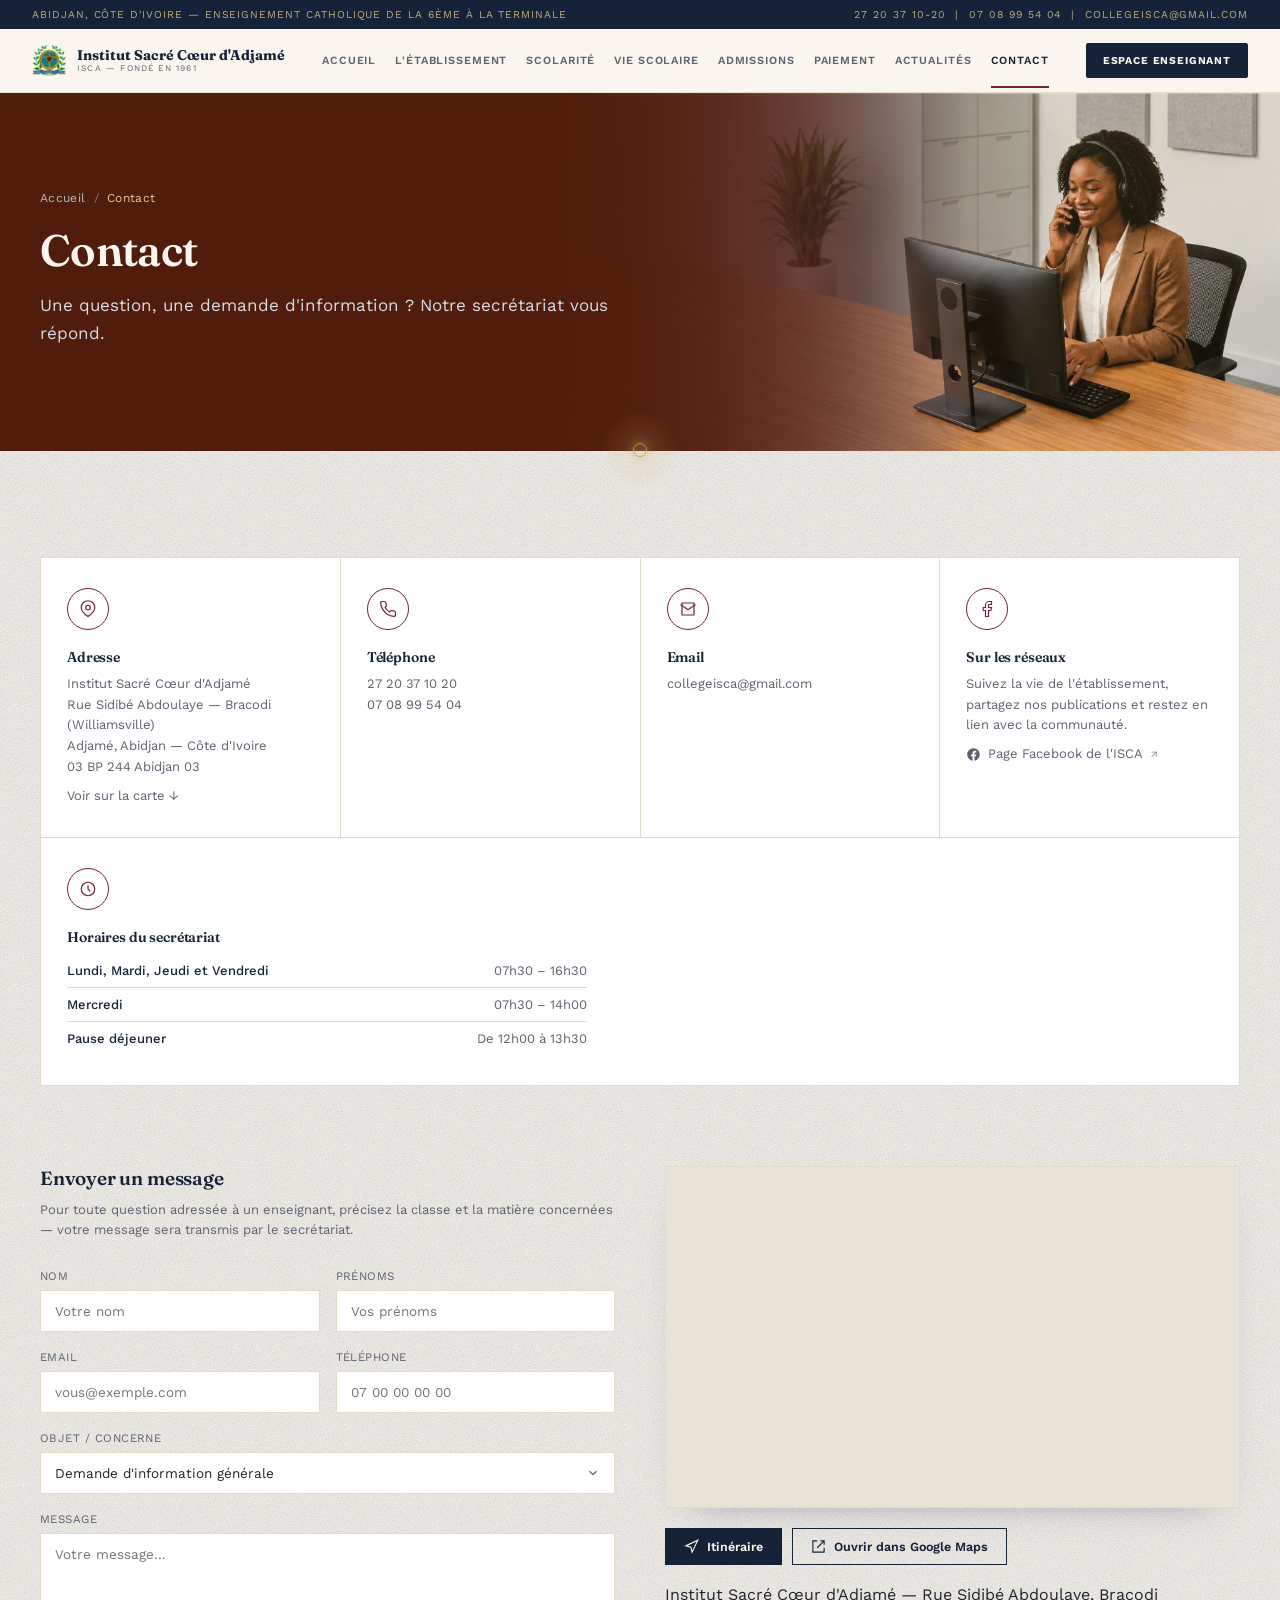
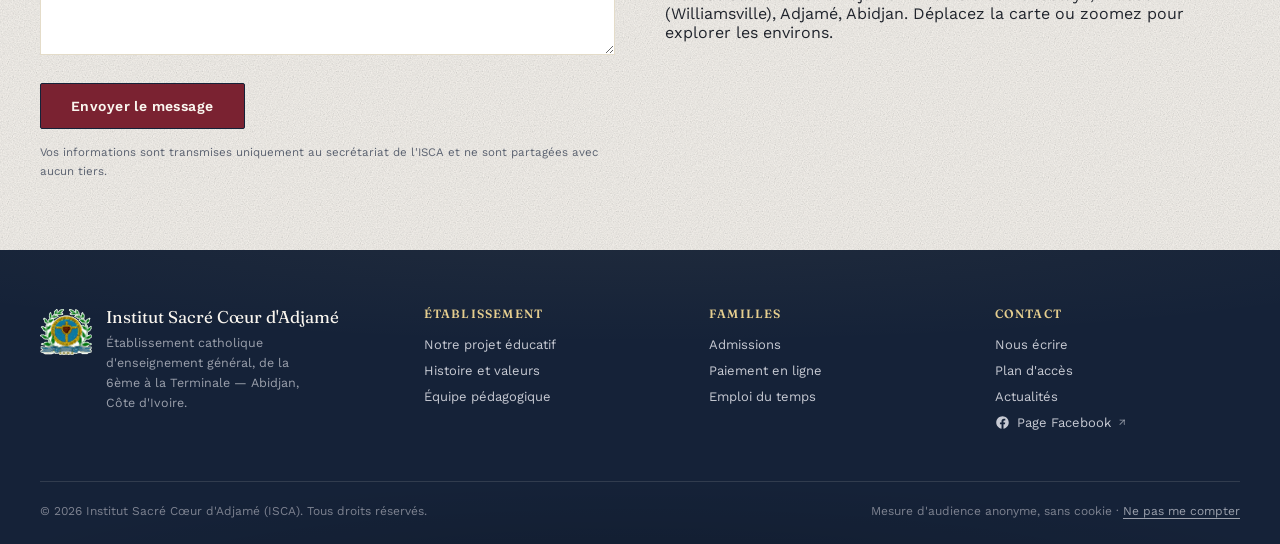
<file: contact.html>
<!DOCTYPE html>
<html lang="fr">
<head>
<meta charset="UTF-8">
<meta name="viewport" content="width=device-width, initial-scale=1.0">
<title>Contact — Institut Sacré Cœur d’Adjamé</title>
<meta name="description" content="Adresse, téléphone, horaires du secrétariat et plan d’accès de l’ISCA.">
<meta property="og:title" content="Contact — Institut Sacré Cœur d’Adjamé">
<meta property="og:description" content="Adresse, téléphone, horaires du secrétariat et plan d’accès de l’ISCA.">
<meta property="og:type" content="website">
<link rel="icon" href="assets/images/Bandeau%20et%20logo/blason-isca.png">
<link rel="preconnect" href="https://fonts.googleapis.com">
<link rel="preconnect" href="https://fonts.gstatic.com" crossorigin>
<link href="https://fonts.googleapis.com/css2?family=Fraunces:opsz,wght@9..144,400;9..144,500;9..144,600;9..144,700&family=Work+Sans:wght@400;500;600;700&display=swap" rel="stylesheet">
<link rel="stylesheet" href="assets/css/01-fondations.css?v=20261118">
<link rel="stylesheet" href="assets/css/02-transport.css?v=20261118">
<link rel="stylesheet" href="assets/css/03-cartes.css?v=20261118">
<link rel="stylesheet" href="assets/css/04-charpente.css?v=20261118">
<link rel="stylesheet" href="assets/css/05-bandeaux.css?v=20261118">
<link rel="stylesheet" href="assets/css/06-interactions.css?v=20261118">
<link rel="stylesheet" href="assets/css/07-matieres.css?v=20261118">
<link rel="stylesheet" href="assets/css/08-espaces.css?v=20261118">
</head>
<body>


  <div class="topbar">
    <span>Abidjan, Côte d'Ivoire — Enseignement catholique de la 6ème à la Terminale</span>
    <span>27 20 37 10-20 &nbsp;|&nbsp; 07 08 99 54 04 &nbsp;|&nbsp; collegeisca@gmail.com</span>
  </div>

  <nav>
    <a class="brand" href="index.html">
      <img class="crest" src="assets/images/Bandeau%20et%20logo/blason-isca.png" alt="Emblème ISCA">
      <div class="brand-text">
        <div class="name">Institut Sacré Cœur d'Adjamé</div>
        <div class="tag">ISCA — Fondé en 1961</div>
      </div>
    </a>
    <div class="navlinks">
      <a data-nav="accueil" href="index.html">Accueil</a>
      <a data-nav="etablissement" href="etablissement.html">L'Établissement</a>
      <a data-nav="scolarite" href="scolarite.html">Scolarité</a>
      <a data-nav="vie-scolaire" href="vie-scolaire.html">Vie Scolaire</a>
      <a data-nav="admissions" href="admissions.html">Admissions</a>
      <a data-nav="paiement" href="paiement.html">Paiement</a>
      <a data-nav="actualites" href="actualites.html">Actualités</a>
      <a data-nav="contact" href="contact.html" class="active">Contact</a>
    </div>
    <a class="btn-connexion" data-nav="enseignant" href="espace-enseignant.html">Espace Enseignant</a>
  </nav>

  
<section class="page-section active" id="sec-contact" data-key="contact">


  <!-- ================= PAGE HERO ================= -->
  <header class="page-hero hero-contact">
    <div class="breadcrumb"><a href="index.html">Accueil</a><span class="sep">/</span><span class="current">Contact</span></div>
    <h1>Contact</h1>
    <p class="lead">Une question, une demande d'information ? Notre secrétariat vous répond.</p>
  </header>

  <!-- ================= CARTES DE COORDONNÉES ================= -->
  <section class="contact-info-section">
    <!-- Les cartes dependent d'une section qui n'avait pas de titre : le
         lecteur d'ecran passait de « Contact » aux cartes en sautant un
         niveau, comme si une section lui avait echappe. Ce titre n'est
         pas affiche — il n'apporterait rien a l'oeil, la page dit deja
         de quoi il s'agit — mais il retablit la hierarchie. -->
    <h2 class="sr-only">Nos coordonnées</h2>
    <div class="info-grid">
      <div class="info-card">
        <div class="icon"><svg width="18" height="18" viewBox="0 0 24 24" fill="none" stroke="currentColor" stroke-width="1.6"><path d="M21 10c0 6-9 12-9 12s-9-6-9-12a9 9 0 0118 0z"/><circle cx="12" cy="10" r="3"/></svg></div>
        <h3>Adresse</h3>
        <p>Institut Sacré Cœur d'Adjamé<br>
           Rue Sidibé Abdoulaye — Bracodi (Williamsville)<br>
           Adjamé, Abidjan — Côte d'Ivoire<br>
           03 BP 244 Abidjan 03</p>
        <p style="margin-top:8px;"><a href="#carte">Voir sur la carte ↓</a></p>
      </div>
      <div class="info-card">
        <div class="icon"><svg width="18" height="18" viewBox="0 0 24 24" fill="none" stroke="currentColor" stroke-width="1.6"><path d="M22 16.92v3a2 2 0 01-2.18 2 19.79 19.79 0 01-8.63-3.07 19.5 19.5 0 01-6-6 19.79 19.79 0 01-3.07-8.67A2 2 0 014.11 2h3a2 2 0 012 1.72c.127.96.361 1.903.7 2.81a2 2 0 01-.45 2.11L8.09 9.91a16 16 0 006 6l1.27-1.27a2 2 0 012.11-.45c.907.339 1.85.573 2.81.7A2 2 0 0122 16.92z"/></svg></div>
        <h3>Téléphone</h3>
        <p><a href="tel:+22527203710">27 20 37 10 20</a><br><a href="tel:+22507089954">07 08 99 54 04</a></p>
      </div>
      <div class="info-card">
        <div class="icon"><svg width="18" height="18" viewBox="0 0 24 24" fill="none" stroke="currentColor" stroke-width="1.6"><path d="M4 4h16v16H4z"/><path d="M22 6l-10 7L2 6"/></svg></div>
        <h3>Email</h3>
        <p><a href="mailto:collegeisca@gmail.com">collegeisca@gmail.com</a></p>
      </div>
      <div class="info-card">
        <div class="icon"><svg width="18" height="18" viewBox="0 0 24 24" fill="none" stroke="currentColor" stroke-width="1.6"><path d="M18 2h-3a5 5 0 00-5 5v3H7v4h3v8h4v-8h3l1-4h-4V7a1 1 0 011-1h3z"/></svg></div>
        <h3>Sur les réseaux</h3>
        <p>Suivez la vie de l'établissement, partagez nos publications et restez en lien avec la communauté.</p>
        <p style="margin-top:8px;"><a href="https://www.facebook.com/share/g/1adZBdvJtT/" target="_blank" class="lien-fb" rel="noopener noreferrer"><svg class="ico-fb" width="15" height="15" viewBox="0 0 24 24" fill="currentColor" aria-hidden="true" focusable="false"><path d="M22 12.06C22 6.5 17.52 2 12 2S2 6.5 2 12.06c0 5 3.66 9.15 8.44 9.94v-7.03H7.9v-2.9h2.54V9.85c0-2.51 1.49-3.9 3.77-3.9 1.09 0 2.24.2 2.24.2v2.46h-1.26c-1.24 0-1.63.77-1.63 1.56v1.89h2.78l-.45 2.9h-2.33V22c4.78-.79 8.44-4.93 8.44-9.94z"/></svg><span class="fb-nom">Page Facebook de l'ISCA</span><span aria-hidden="true">↗</span><span class="sr-only">(ouvre un nouvel onglet)</span></a></p>
      </div>
      <div class="info-card info-card-hours">
        <div class="icon"><svg width="18" height="18" viewBox="0 0 24 24" fill="none" stroke="currentColor" stroke-width="1.6"><circle cx="12" cy="12" r="9"/><path d="M12 7v5l3 3"/></svg></div>
        <h3>Horaires du secrétariat</h3>
          <div class="hours-row"><span class="day">Lundi, Mardi, Jeudi et Vendredi</span><span class="time">07h30 – 16h30</span></div>
          <div class="hours-row"><span class="day">Mercredi</span><span class="time">07h30 – 14h00</span></div>
          <div class="hours-row"><span class="day">Pause déjeuner</span><span class="time">De 12h00 à 13h30</span></div>
      </div>
    </div>
  </section>

  <!-- ================= FORMULAIRE + CARTE ================= -->
  <section class="contact-main-section">
    <div class="contact-main-grid">

      <div class="contact-form-wrap">
        <h3>Envoyer un message</h3>
        <p class="sub">Pour toute question adressée à un enseignant, précisez la classe et la matière concernées — votre message sera transmis par le secrétariat.</p>

        <div class="cf-row cf-two">
          <div>
            <label for="cf-nom">Nom</label>
            <input id="cf-nom" name="nom" type="text" autocomplete="family-name" placeholder="Votre nom" />
          </div>
          <div>
            <label for="cf-prenoms">Prénoms</label>
            <input id="cf-prenoms" name="prenoms" type="text" autocomplete="given-name" placeholder="Vos prénoms" />
          </div>
        </div>
        <div class="cf-row cf-two">
          <div>
            <label for="cf-email">Email</label>
            <input id="cf-email" name="email" type="email" inputmode="email" autocomplete="email" placeholder="vous@exemple.com" />
          </div>
          <div>
            <label for="cf-tel">Téléphone</label>
            <input id="cf-tel" name="telephone" type="tel" inputmode="tel" autocomplete="tel" placeholder="07 00 00 00 00" />
          </div>
        </div>
        <div class="cf-row">
          <label for="cf-objet">Objet / Concerne</label>
          <select id="cf-objet" name="objet">
            <option>Demande d'information générale</option>
            <option>Admissions et inscriptions</option>
            <option>Question pédagogique — préciser la classe</option>
            <option>Paiement et scolarité</option>
            <option>Transport et cantine</option>
            <option>Autre</option>
          </select>
        </div>
        <div class="cf-row">
          <label for="cf-message">Message</label>
          <textarea id="cf-message" name="message" rows="6" placeholder="Votre message…"></textarea>
        </div>
        <button class="submit-contact">Envoyer le message</button>
        <p class="privacy-note">Vos informations sont transmises uniquement au secrétariat de l'ISCA et ne sont partagées avec aucun tiers.</p>
      </div>

      <div class="map-wrap" id="carte">
        <!-- ---------- Carte Google Maps (couche principale) ----------
             Le cadre pointe sur la fiche « ISCA » de Google Maps : c'est
             Google qui tient la carte à jour, avec ses commerces, sa vue
             satellite et son Street View.
             Le cadre n'est pas posé ici mais par le script, et seulement
             quand le visiteur ouvre la rubrique Contact. Sans cela, toute
             visite du site — même sur l'accueil — appellerait Google.
             Si le cadre ne se charge pas (réseau coupé, cadres bloqués,
             navigateur restrictif), le script bascule sur la carte à
             tuiles ci-dessous, qui ne dépend de personne. -->
        <div class="map-google" id="mapGoogle" hidden>
          <iframe title="Localisation de l'Institut Sacré Cœur d'Adjamé sur Google Maps"
                  data-src="https://maps.google.com/maps?q=5.3591475,-4.025512&amp;hl=fr&amp;z=17&amp;output=embed"
                  loading="lazy" referrerpolicy="no-referrer-when-downgrade"
                  allowfullscreen></iframe>
        </div>

        <!-- ---------- Carte à tuiles (repli autonome) ----------
             Tuiles OpenStreetMap assemblées directement dans la page. Ni
             iframe ni bibliothèque externe : elle s'affiche là où le cadre
             Google ne passe pas. -->
        <div class="map-frame" id="mapFrame">
          <div class="map-loading">
            <div class="pin"><svg width="16" height="16" viewBox="0 0 24 24" fill="none" stroke="var(--navy)" stroke-width="2"><path d="M12 2v20M6 7h12"/></svg></div>
            <span class="loading-txt">Chargement de la carte…</span>
            <span class="fallback">La carte n'a pas pu être chargée (accès au réseau indisponible).<br>Utilisez les boutons ci-dessous pour ouvrir la localisation.</span>
          </div>
          <div id="mapCanvas">
            <div id="mapLayer"></div>
            <div class="isca-marker" id="mapMarker">
              <div class="bulle"><b>Institut Sacré Cœur d'Adjamé</b><span>Bracodi — Williamsville, Adjamé</span></div>
              <div class="pointe"></div>
            </div>
          </div>
          <div class="map-zoom">
            <button type="button" id="zoomIn" aria-label="Zoomer">+</button>
            <button type="button" id="zoomOut" aria-label="Dézoomer">−</button>
          </div>
          <div class="map-credit">© <a href="https://www.openstreetmap.org/copyright" target="_blank" rel="noopener">OpenStreetMap</a></div>
        </div>

        <!-- Les deux liens portent l'identifiant de fiche Google (place_id)
             en plus des coordonnées : Google ouvre alors la fiche « ISCA »
             elle-même, avec son nom et ses horaires, et non un simple point
             posé sur la carte. -->
        <div class="map-actions">
          <a class="map-btn primary" target="_blank" rel="noopener"
             href="https://www.google.com/maps/dir/?api=1&amp;destination=5.3591475%2C-4.025512&amp;destination_place_id=0xfc1eb1f7a983bd7%3A0xcb6d5ff924d1ec45">
            <svg width="15" height="15" viewBox="0 0 24 24" fill="none" stroke="currentColor" stroke-width="1.8"><path d="M3 11l19-9-9 19-2-8-8-2z"/></svg>
            Itinéraire
          </a>
          <a class="map-btn" target="_blank" rel="noopener"
             href="https://www.google.com/maps/search/?api=1&amp;query=5.3591475%2C-4.025512&amp;query_place_id=0xfc1eb1f7a983bd7%3A0xcb6d5ff924d1ec45">
            <svg width="15" height="15" viewBox="0 0 24 24" fill="none" stroke="currentColor" stroke-width="1.8"><path d="M15 3h6v6"/><path d="M10 14L21 3"/><path d="M21 14v7H3V3h7"/></svg>
            Ouvrir dans Google Maps
          </a>
        </div>

        <p class="map-note">Institut Sacré Cœur d'Adjamé — Rue Sidibé Abdoulaye, Bracodi (Williamsville), Adjamé, Abidjan. Déplacez la carte ou zoomez pour explorer les environs.</p>
      </div>

    </div>
  </section>

  
  </section>
  
<footer>
    <div class="footer-top">
      <div class="footer-brand">
        <div class="crest-plate"><img src="assets/images/Bandeau%20et%20logo/blason-isca.png" alt="Emblème ISCA"></div>
        <div>
          <div class="name">Institut Sacré Cœur d'Adjamé</div>
          <p>Établissement catholique d'enseignement général, de la 6ème à la Terminale — Abidjan, Côte d'Ivoire.</p>
        </div>
      </div>
      <div class="footer-col">
        <h2>Établissement</h2>
        <a href="etablissement.html">Notre projet éducatif</a>
        <a href="etablissement.html">Histoire et valeurs</a>
        <a href="etablissement.html">Équipe pédagogique</a>
      </div>
      <div class="footer-col">
        <h2>Familles</h2>
        <a href="admissions.html">Admissions</a>
        <a href="paiement.html">Paiement en ligne</a>
        <a href="scolarite.html#emploi-du-temps">Emploi du temps</a>
      </div>
      <div class="footer-col">
        <h2>Contact</h2>
        <a href="contact.html">Nous écrire</a>
        <a href="contact.html#carte">Plan d'accès</a>
        <a href="actualites.html">Actualités</a>
        <a class="fb" href="https://www.facebook.com/share/g/1adZBdvJtT/" target="_blank" rel="noopener noreferrer"><svg class="ico-fb" width="15" height="15" viewBox="0 0 24 24" fill="currentColor" aria-hidden="true" focusable="false"><path d="M22 12.06C22 6.5 17.52 2 12 2S2 6.5 2 12.06c0 5 3.66 9.15 8.44 9.94v-7.03H7.9v-2.9h2.54V9.85c0-2.51 1.49-3.9 3.77-3.9 1.09 0 2.24.2 2.24.2v2.46h-1.26c-1.24 0-1.63.77-1.63 1.56v1.89h2.78l-.45 2.9h-2.33V22c4.78-.79 8.44-4.93 8.44-9.94z"/></svg><span class="fb-nom">Page Facebook</span><span aria-hidden="true">↗</span><span class="sr-only">(ouvre un nouvel onglet)</span></a>
      </div>
    </div>
    <div class="footer-bottom">
      <span>© 2026 Institut Sacré Cœur d'Adjamé (ISCA). Tous droits réservés.</span>
      <span class="stat-note">Mesure d'audience anonyme, sans cookie · <button type="button" class="stat-refus" data-stat-refus>Ne pas me compter</button></span>
    </div>
  </footer>

<script src="assets/js/commun.js?v=20261118"></script>
<script src="assets/js/contact.js?v=20261118"></script>
<script src="assets/js/stat.js?v=20261118" defer></script>
</body>
</html>
</file>
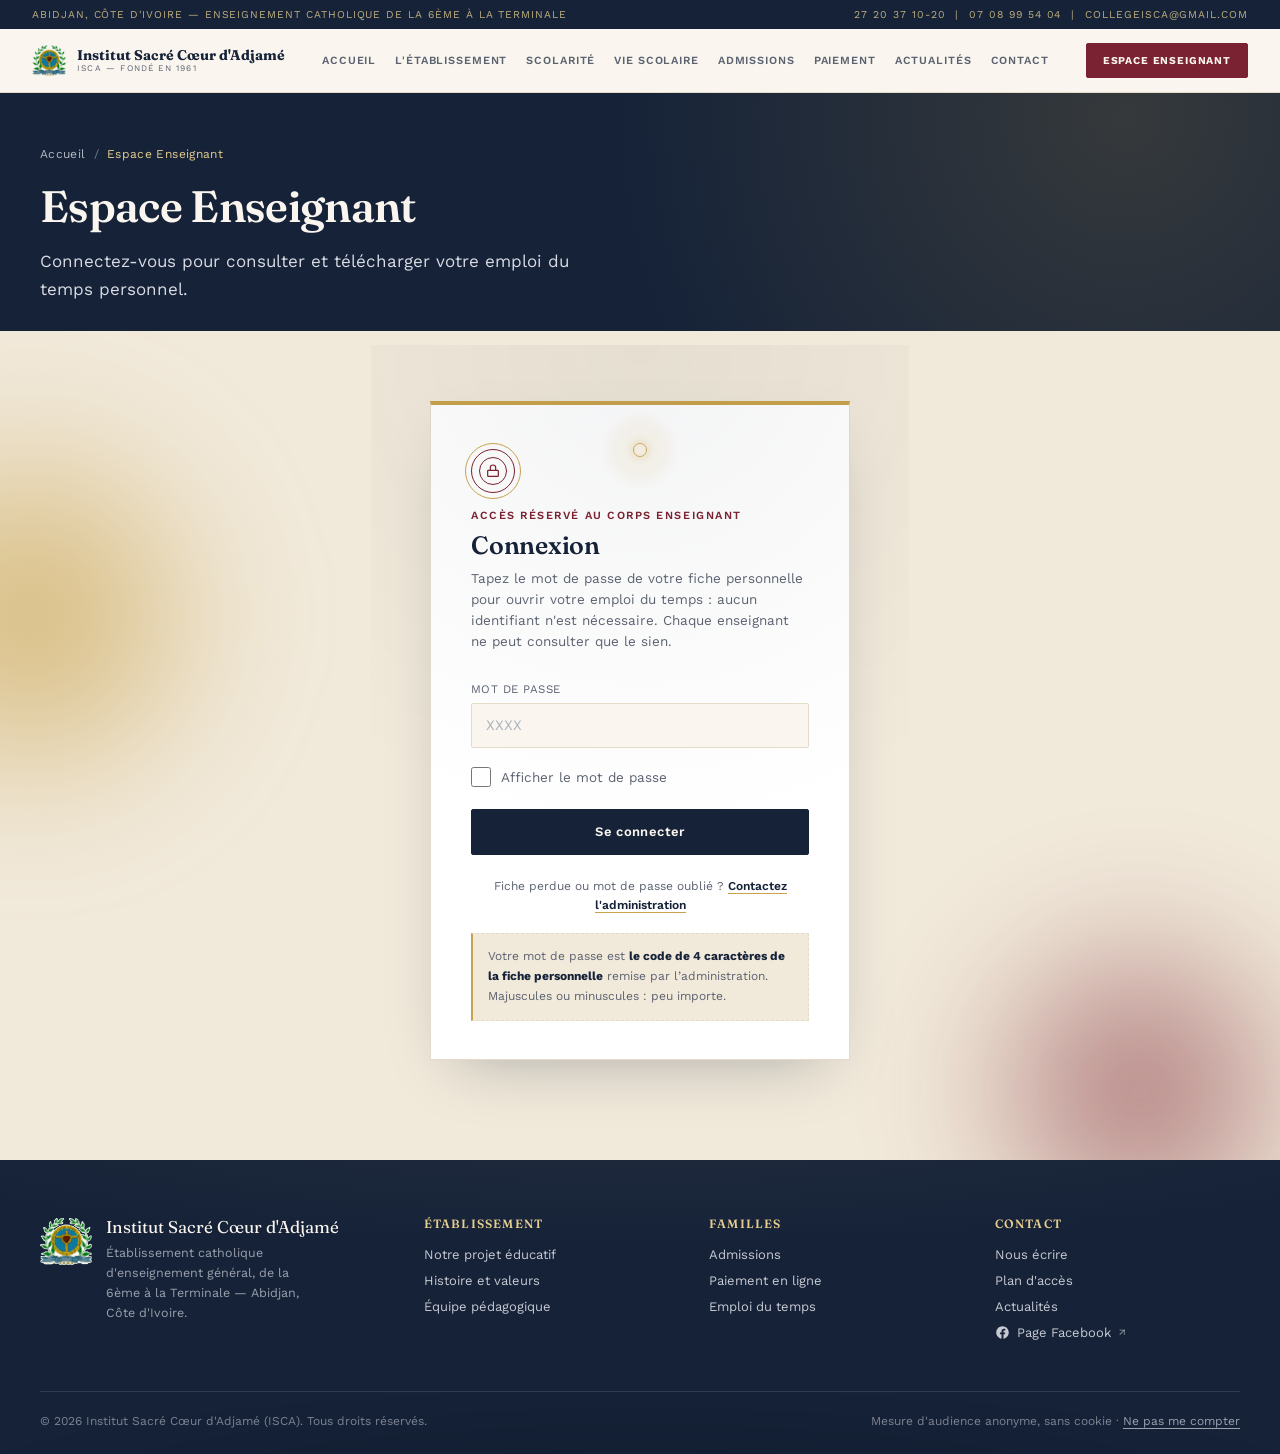
<file: espace-enseignant.html>
<!DOCTYPE html>
<html lang="fr">
<head>
<meta charset="UTF-8">
<meta name="viewport" content="width=device-width, initial-scale=1.0">
<title>Espace Enseignant — Institut Sacré Cœur d’Adjamé</title>
<meta name="description" content="Accès réservé aux enseignants de l’ISCA : emploi du temps personnel.">
<meta property="og:title" content="Espace Enseignant — Institut Sacré Cœur d’Adjamé">
<meta property="og:description" content="Accès réservé aux enseignants de l’ISCA : emploi du temps personnel.">
<meta property="og:type" content="website">
<link rel="icon" href="assets/images/Bandeau%20et%20logo/blason-isca.png">
<link rel="preconnect" href="https://fonts.googleapis.com">
<link rel="preconnect" href="https://fonts.gstatic.com" crossorigin>
<link href="https://fonts.googleapis.com/css2?family=Fraunces:opsz,wght@9..144,400;9..144,500;9..144,600;9..144,700&family=Work+Sans:wght@400;500;600;700&display=swap" rel="stylesheet">
<link rel="stylesheet" href="assets/css/01-fondations.css?v=20261118">
<link rel="stylesheet" href="assets/css/02-transport.css?v=20261118">
<link rel="stylesheet" href="assets/css/03-cartes.css?v=20261118">
<link rel="stylesheet" href="assets/css/04-charpente.css?v=20261118">
<link rel="stylesheet" href="assets/css/05-bandeaux.css?v=20261118">
<link rel="stylesheet" href="assets/css/06-interactions.css?v=20261118">
<link rel="stylesheet" href="assets/css/07-matieres.css?v=20261118">
<link rel="stylesheet" href="assets/css/08-espaces.css?v=20261118">
<!-- L'emploi du temps imprimé est une feuille A4 en paysage (277 × 190 mm utiles). Le format est
     posé ici et non dans les feuilles de style, que toutes les pages chargent : le reçu de
     paiement, lui, doit rester en portrait. -->
<style media="print">@page{size:A4 landscape;margin:10mm;}</style>
</head>
<body>


  <div class="topbar">
    <span>Abidjan, Côte d'Ivoire — Enseignement catholique de la 6ème à la Terminale</span>
    <span>27 20 37 10-20 &nbsp;|&nbsp; 07 08 99 54 04 &nbsp;|&nbsp; collegeisca@gmail.com</span>
  </div>

  <nav>
    <a class="brand" href="index.html">
      <img class="crest" src="assets/images/Bandeau%20et%20logo/blason-isca.png" alt="Emblème ISCA">
      <div class="brand-text">
        <div class="name">Institut Sacré Cœur d'Adjamé</div>
        <div class="tag">ISCA — Fondé en 1961</div>
      </div>
    </a>
    <div class="navlinks">
      <a data-nav="accueil" href="index.html">Accueil</a>
      <a data-nav="etablissement" href="etablissement.html">L'Établissement</a>
      <a data-nav="scolarite" href="scolarite.html">Scolarité</a>
      <a data-nav="vie-scolaire" href="vie-scolaire.html">Vie Scolaire</a>
      <a data-nav="admissions" href="admissions.html">Admissions</a>
      <a data-nav="paiement" href="paiement.html">Paiement</a>
      <a data-nav="actualites" href="actualites.html">Actualités</a>
      <a data-nav="contact" href="contact.html">Contact</a>
    </div>
    <a class="btn-connexion active" data-nav="enseignant" href="espace-enseignant.html">Espace Enseignant</a>
  </nav>

  
<section class="page-section active" id="sec-enseignant" data-key="enseignant">


  <!-- ================= PAGE HERO ================= -->
  <!-- Le bas du bandeau etait a zero pour coller l'ecran de connexion au
       fond marine. Depuis que le chapeau est en 17px, sa derniere ligne
       debordait de 16px sur le fond clair : on lui rend de quoi tenir. -->
  <header class="page-hero" style="padding-bottom:28px;">
    <div class="breadcrumb"><a href="index.html">Accueil</a><span class="sep">/</span><span class="current">Espace Enseignant</span></div>
    <h1>Espace Enseignant</h1>
    <p class="lead">Connectez-vous pour consulter et télécharger votre emploi du temps personnel.</p>
  </header>

  <!-- ================= ÉCRAN DE CONNEXION ================= -->
  <div id="login-shell" class="login-shell">
    <div class="login-card">
      <div class="seal"><svg width="16" height="16" viewBox="0 0 24 24" fill="none" stroke="currentColor" stroke-width="1.8"><rect x="4" y="11" width="16" height="9" rx="1"/><path d="M8 11V7a4 4 0 018 0v4"/></svg></div>
      <div class="eyebrow">Accès réservé au corps enseignant</div>
      <h2>Connexion</h2>
      <p class="lead2">Tapez le mot de passe de votre fiche personnelle pour ouvrir votre emploi du temps : aucun identifiant n'est nécessaire. Chaque enseignant ne peut consulter que le sien.</p>

      <div class="login-error" id="login-error" role="alert">Mot de passe incorrect.</div>

      <div class="login-field">
        <label for="password">Mot de passe</label>
        <input type="password" id="password" placeholder="XXXX" autocomplete="current-password" autocapitalize="characters" autocorrect="off" spellcheck="false" enterkeyhint="go" maxlength="16">
      </div>
      <label class="show-pw"><input type="checkbox" id="show-pw"> Afficher le mot de passe</label>
      <button class="submit-login" onclick="teacherLogin()">Se connecter</button>

      <div class="login-foot">Fiche perdue ou mot de passe oublié ? <a href="contact.html">Contactez l'administration</a></div>

      <div class="demo-hint" id="demo-hint"></div>
    </div>
  </div>

  <!-- ================= ESPACE PERSONNEL DE L'ENSEIGNANT ================= -->
  <div id="teacher-dashboard" style="display:none;">
    <div class="auth-strip">
      <div class="as-left">
        <svg width="14" height="14" viewBox="0 0 24 24" fill="none" stroke="currentColor" stroke-width="2"><rect x="4" y="11" width="16" height="9" rx="1"/><path d="M8 11V7a4 4 0 018 0v4"/></svg>
        Espace connecté — <b id="as-nom">—</b>, enseignant
      </div>
      <div class="as-actions">
        <button class="as-logout" onclick="teacherLogout()">Se déconnecter</button>
      </div>
    </div>

    <div class="security-note">
      <svg width="16" height="16" viewBox="0 0 24 24" fill="none" stroke="currentColor" stroke-width="1.8"><path d="M12 22s8-4 8-10V5l-8-3-8 3v7c0 6 8 10 8 10z"/></svg>
      Cet emploi du temps est strictement personnel : vous n'avez accès qu'à vos propres cours.
    </div>

    <section class="teacher-section">
      <!-- En-tête de la feuille imprimée : invisible à l'écran (voir « Espace Enseignant : l'emploi du
           temps imprimé tient sur une page » dans 08-espaces.css) -->
      <div class="print-entete" aria-hidden="true">
        <img class="pe-blason" src="assets/images/Bandeau%20et%20logo/blason-isca.png" alt="">
        <div class="pe-ecole">
          <div class="pe-nom">Institut Sacré Cœur d’Adjamé</div>
          <div class="pe-sous">ISCA — Enseignement catholique · Abidjan, Côte d’Ivoire</div>
        </div>
        <div class="pe-titre">
          <div class="pe-doc">Emploi du temps de l’enseignant</div>
          <div class="pe-annee" id="pe-annee">Année scolaire 2026–2027</div>
          <div class="pe-date" id="pe-date"></div>
        </div>
      </div>

      <div class="th-resume" id="th-resume" aria-label="Synthèse de service"></div>

      <div class="teacher-head">
        <div class="th-id">
          <div class="th-avatar" id="th-initiales">—</div>
          <div>
            <h2 id="th-nom">—</h2>
            <div class="th-meta" id="th-meta">—</div>
          </div>
        </div>
        <div class="teacher-actions">
          <button class="btn-pdf" onclick="downloadPdf()">↓ Télécharger en PDF</button>
        </div>
      </div>

      <!-- Grille horaire, présentée comme celle des classes : même cadre (qui s'allonge avec
           son contenu, sans défilement intérieur) et mêmes cases -->
      <div class="edt-frame edt-frame-classe">
        <table class="edt-table" id="profTable">
          <thead>
            <tr>
              <th>Horaire</th>
              <th data-c="1">Lundi</th>
              <th data-c="2">Mardi</th>
              <th data-c="3">Mercredi</th>
              <th data-c="4">Jeudi</th>
              <th data-c="5">Vendredi</th>
            </tr>
          </thead>
          <tbody id="profBody"></tbody>
        </table>
      </div>
      <p class="edt-note" id="prof-note"></p>
    </section>

    <div class="print-hint">Le bouton « Télécharger en PDF » ouvre l'impression du navigateur — choisissez « Enregistrer au format PDF » comme destination. L'emploi du temps tient sur une seule page A4.</div>
  </div>

  </div>

  </section>


<footer>
    <div class="footer-top">
      <div class="footer-brand">
        <div class="crest-plate"><img src="assets/images/Bandeau%20et%20logo/blason-isca.png" alt="Emblème ISCA"></div>
        <div>
          <div class="name">Institut Sacré Cœur d'Adjamé</div>
          <p>Établissement catholique d'enseignement général, de la 6ème à la Terminale — Abidjan, Côte d'Ivoire.</p>
        </div>
      </div>
      <div class="footer-col">
        <h2>Établissement</h2>
        <a href="etablissement.html">Notre projet éducatif</a>
        <a href="etablissement.html">Histoire et valeurs</a>
        <a href="etablissement.html">Équipe pédagogique</a>
      </div>
      <div class="footer-col">
        <h2>Familles</h2>
        <a href="admissions.html">Admissions</a>
        <a href="paiement.html">Paiement en ligne</a>
        <a href="scolarite.html#emploi-du-temps">Emploi du temps</a>
      </div>
      <div class="footer-col">
        <h2>Contact</h2>
        <a href="contact.html">Nous écrire</a>
        <a href="contact.html#carte">Plan d'accès</a>
        <a href="actualites.html">Actualités</a>
        <a class="fb" href="https://www.facebook.com/share/g/1adZBdvJtT/" target="_blank" rel="noopener noreferrer"><svg class="ico-fb" width="15" height="15" viewBox="0 0 24 24" fill="currentColor" aria-hidden="true" focusable="false"><path d="M22 12.06C22 6.5 17.52 2 12 2S2 6.5 2 12.06c0 5 3.66 9.15 8.44 9.94v-7.03H7.9v-2.9h2.54V9.85c0-2.51 1.49-3.9 3.77-3.9 1.09 0 2.24.2 2.24.2v2.46h-1.26c-1.24 0-1.63.77-1.63 1.56v1.89h2.78l-.45 2.9h-2.33V22c4.78-.79 8.44-4.93 8.44-9.94z"/></svg><span class="fb-nom">Page Facebook</span><span aria-hidden="true">↗</span><span class="sr-only">(ouvre un nouvel onglet)</span></a>
      </div>
    </div>
    <div class="footer-bottom">
      <span>© 2026 Institut Sacré Cœur d'Adjamé (ISCA). Tous droits réservés.</span>
      <span class="stat-note">Mesure d'audience anonyme, sans cookie · <button type="button" class="stat-refus" data-stat-refus>Ne pas me compter</button></span>
    </div>
  </footer>

<script src="assets/js/commun.js?v=20261118"></script>
<script src="assets/js/enseignant.js?v=20261118"></script>
<script src="assets/js/stat.js?v=20261118" defer></script>
</body>
</html>
</file>
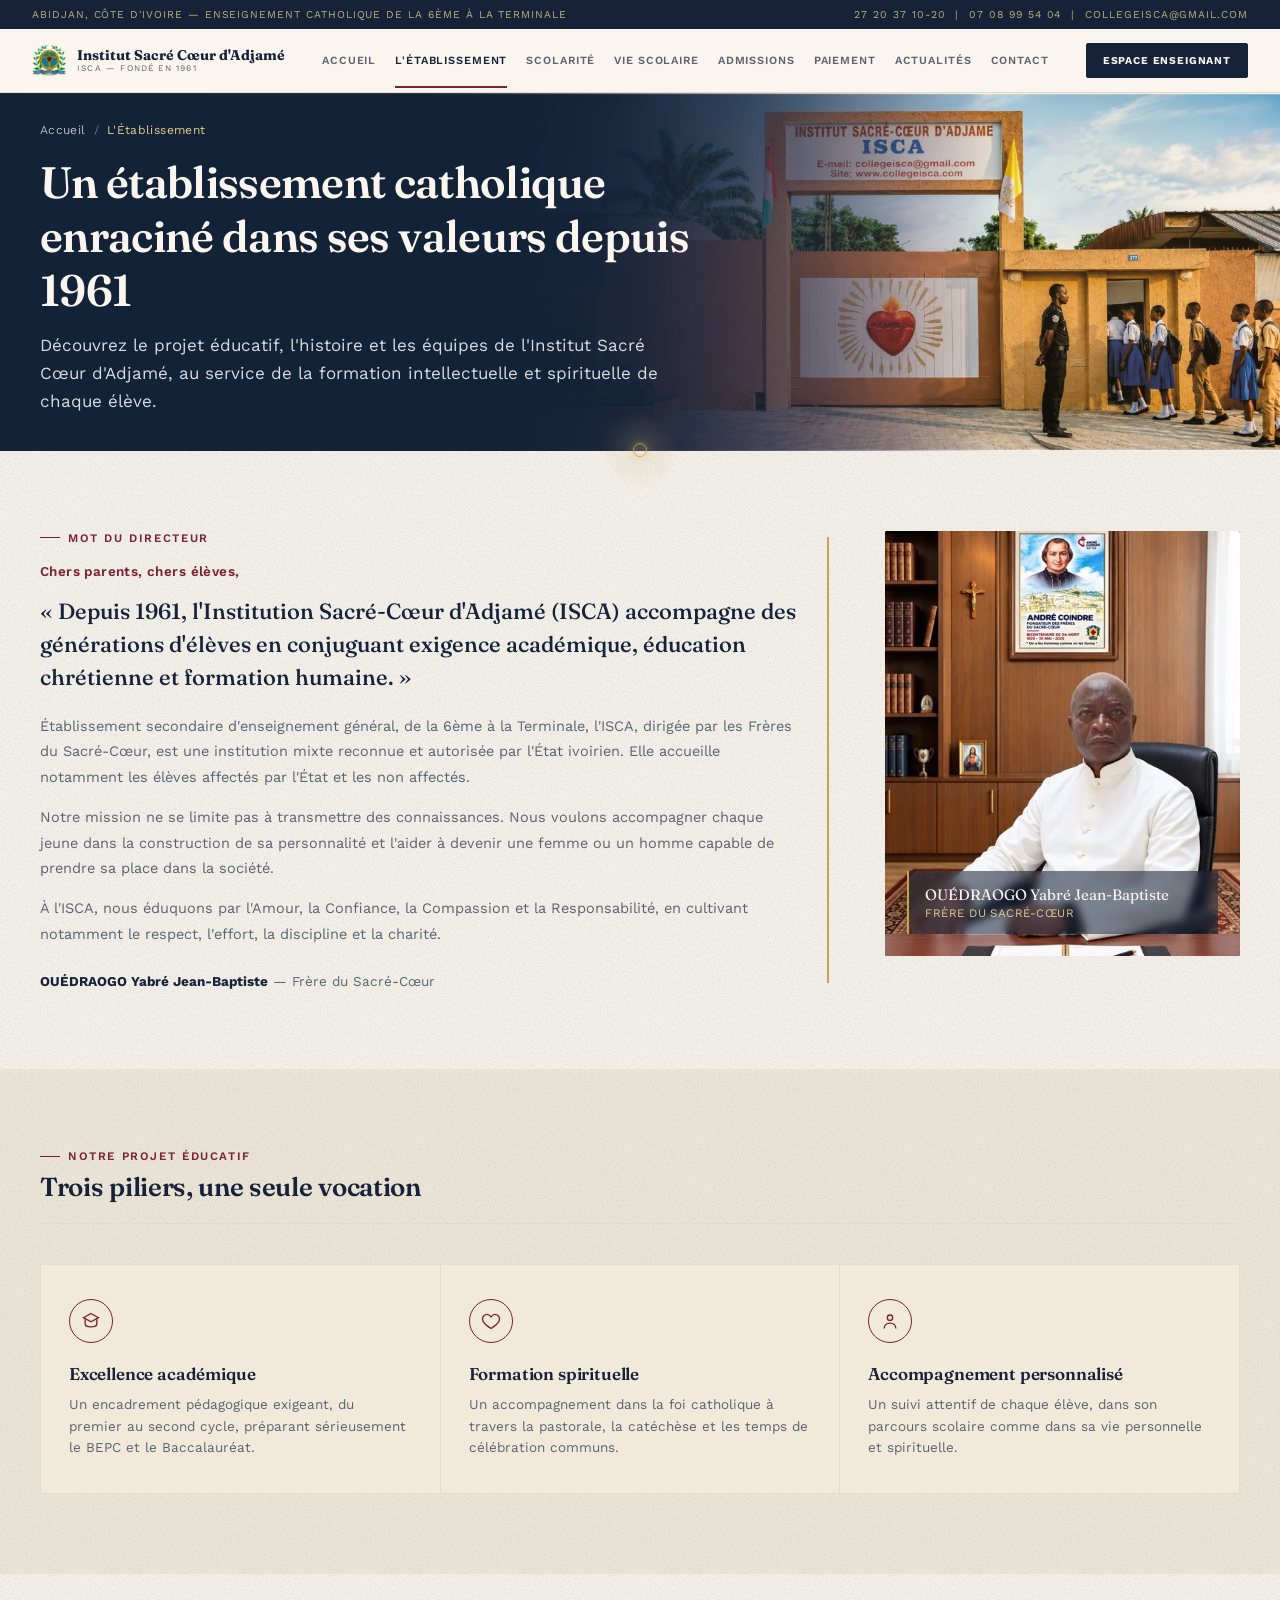
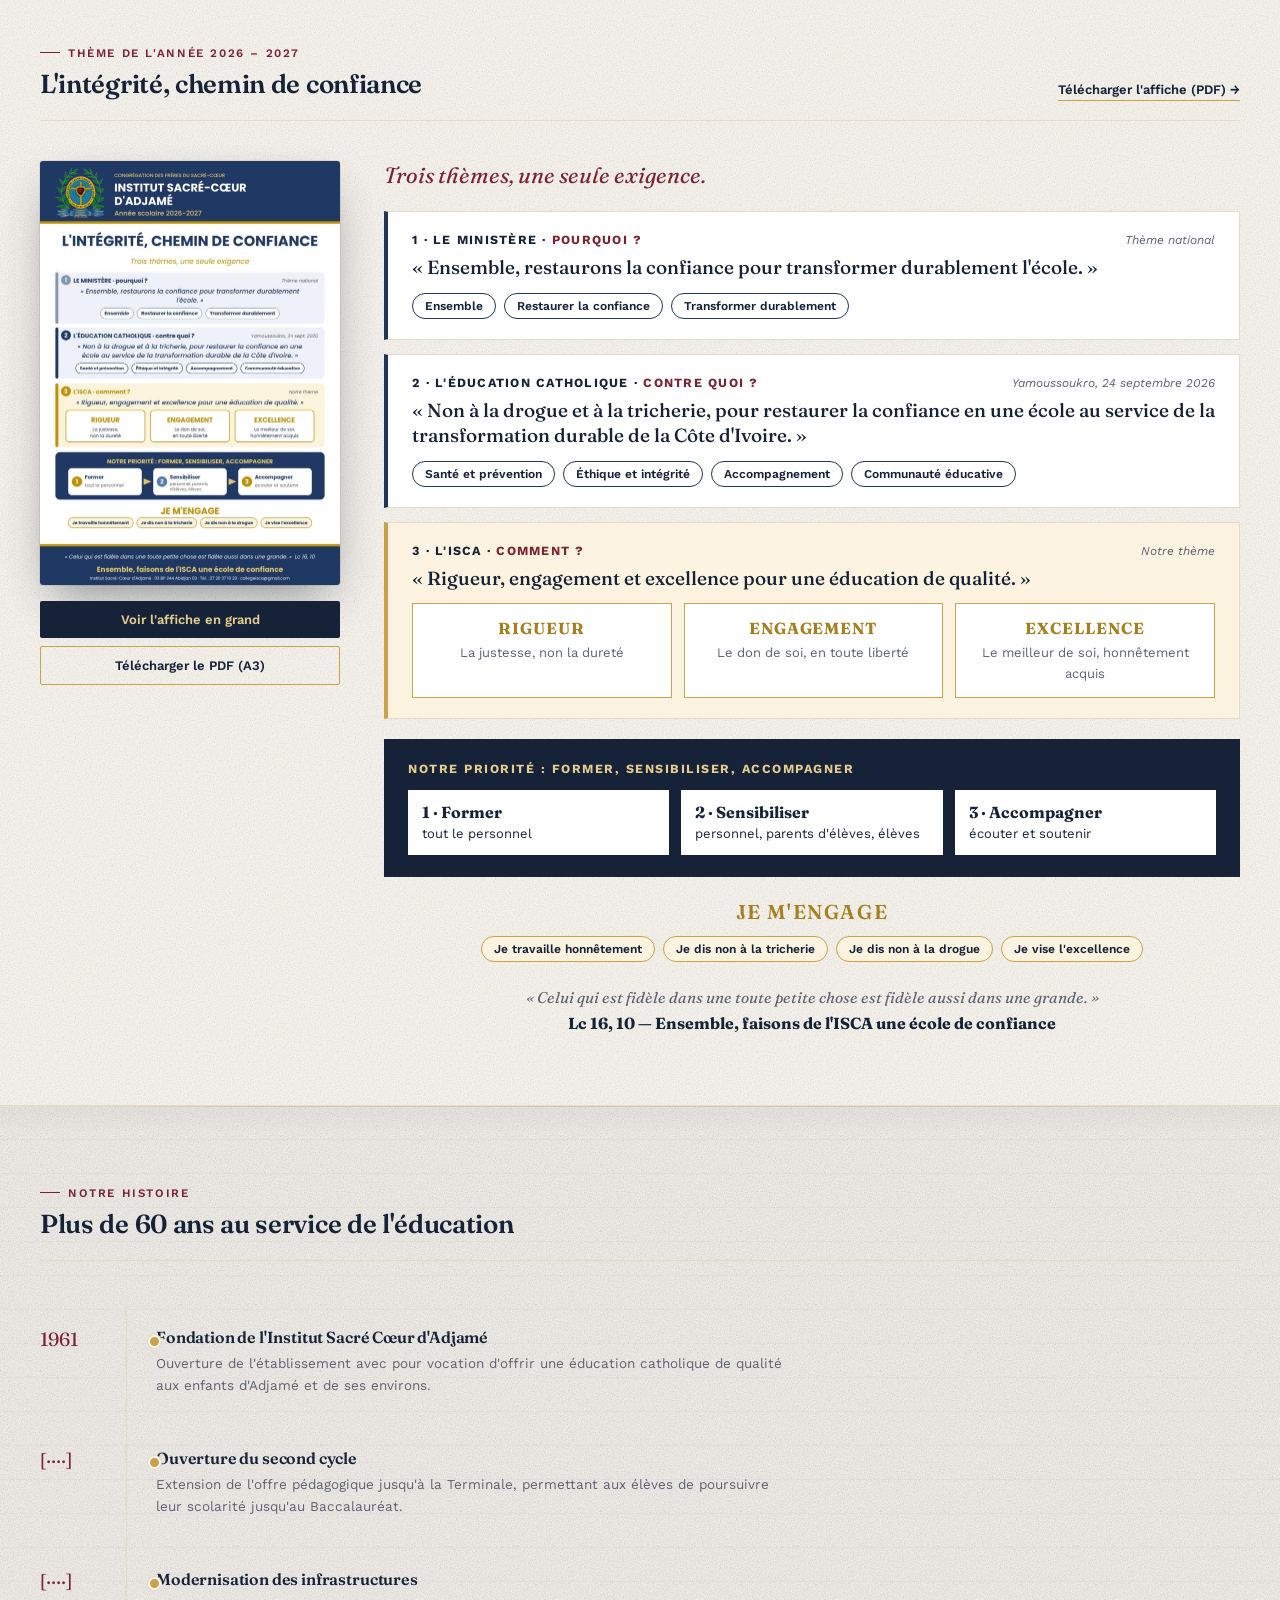
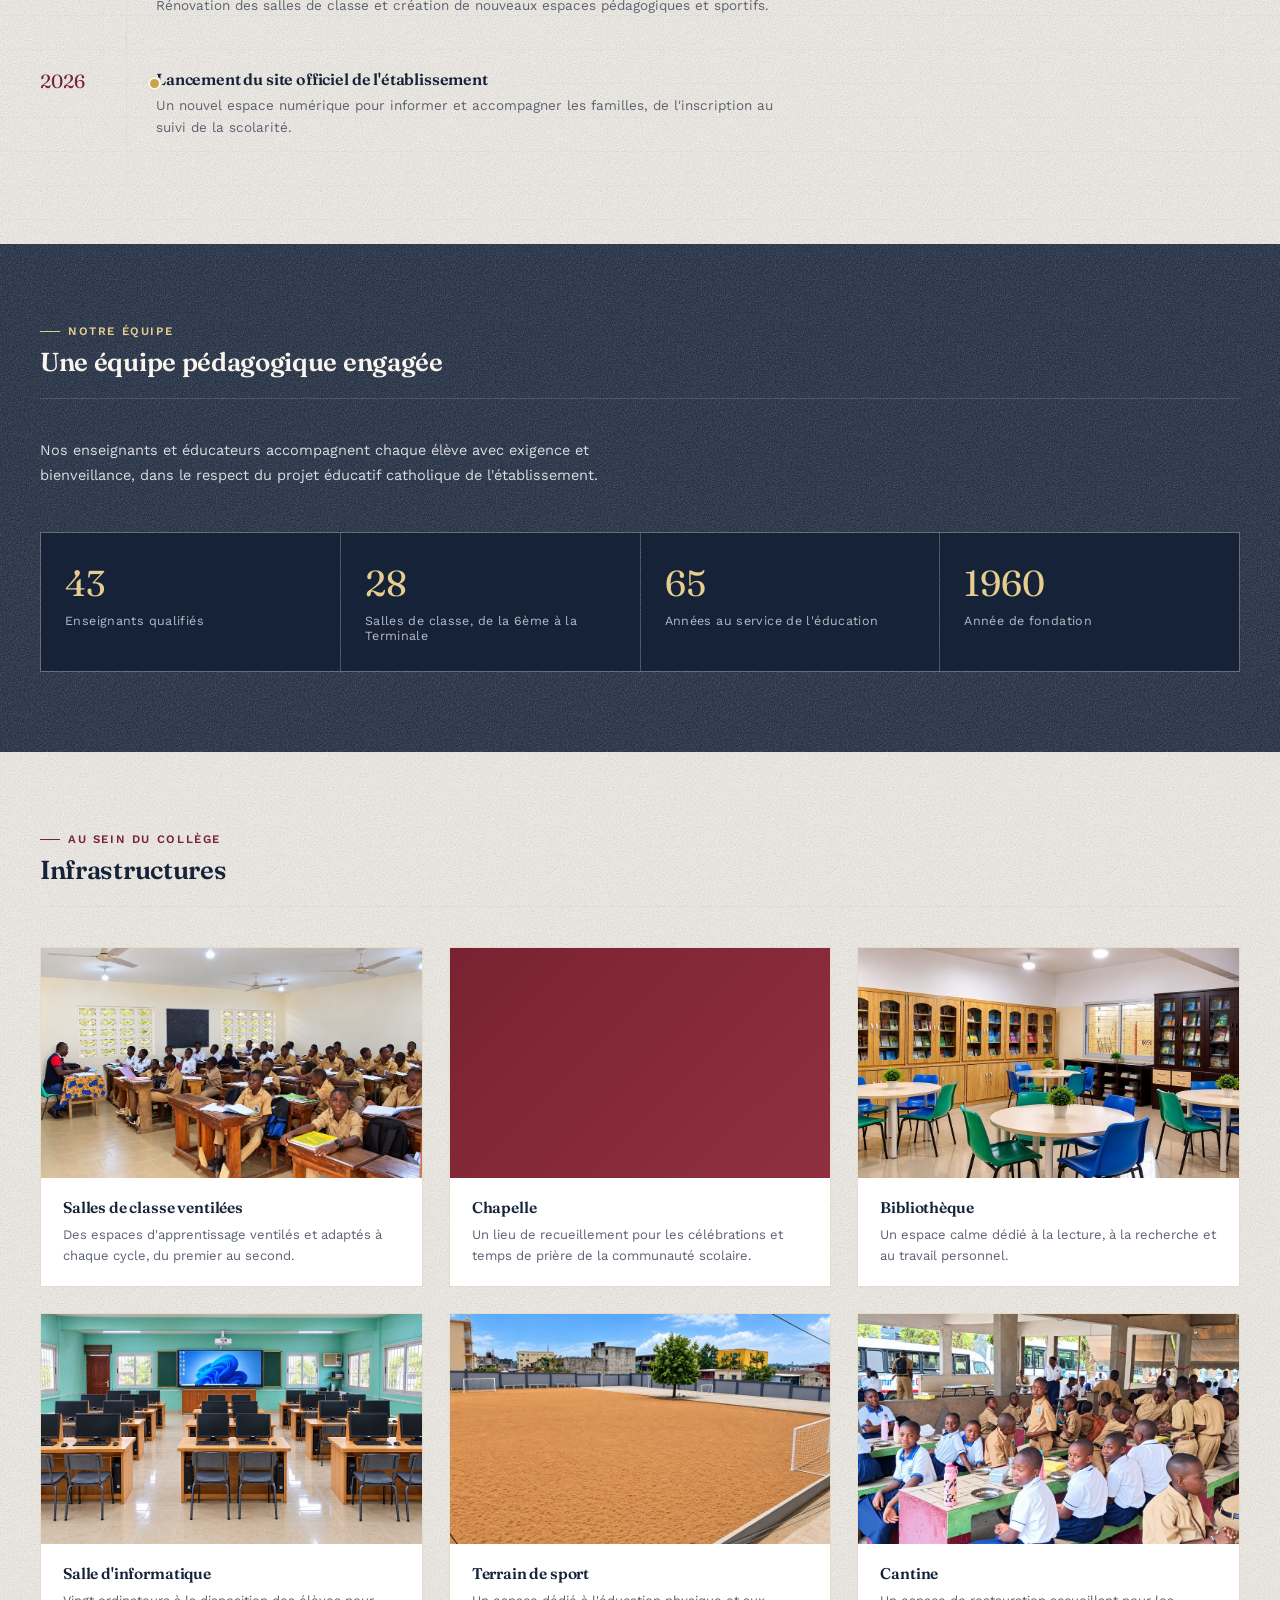
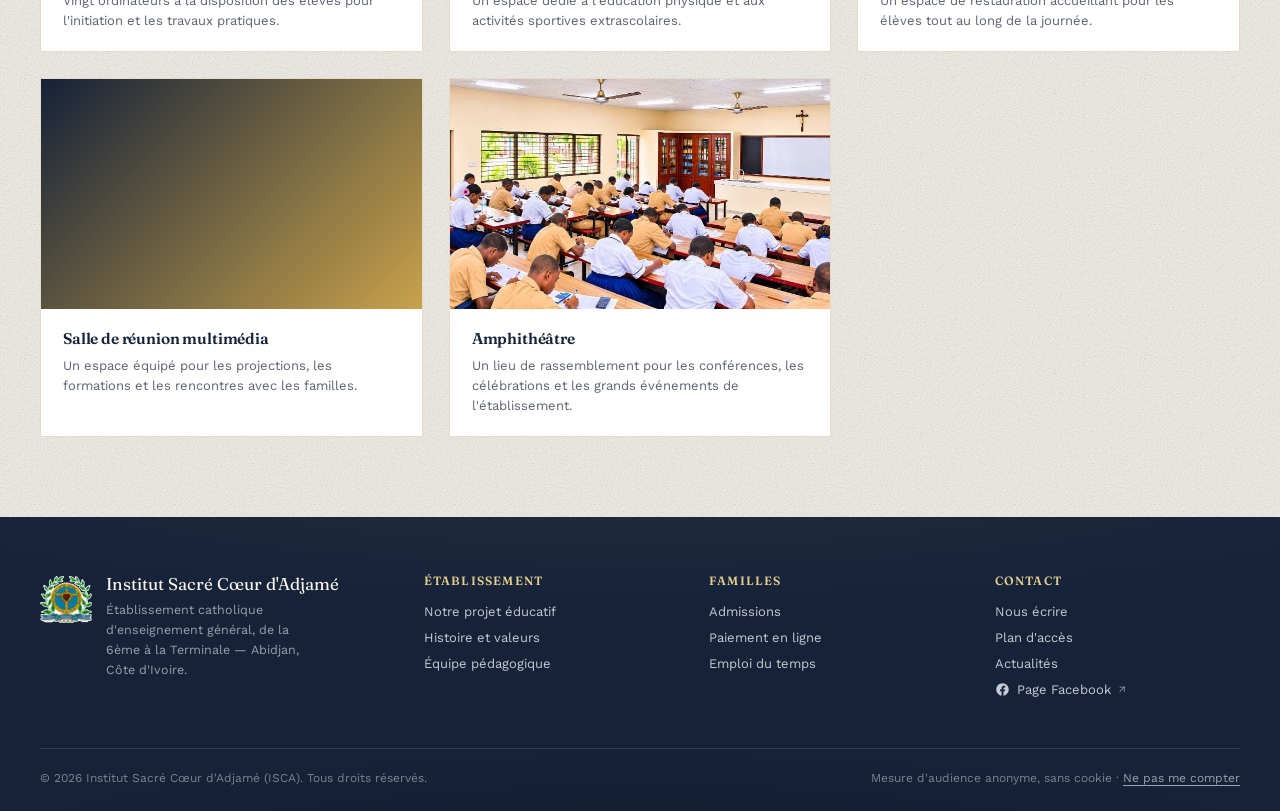
<file: etablissement.html>
<!DOCTYPE html>
<html lang="fr">
<head>
<meta charset="UTF-8">
<meta name="viewport" content="width=device-width, initial-scale=1.0">
<title>L’Établissement — Institut Sacré Cœur d’Adjamé</title>
<meta name="description" content="Histoire, valeurs, équipe et infrastructures de l’Institut Sacré Cœur d’Adjamé.">
<meta property="og:title" content="L’Établissement — Institut Sacré Cœur d’Adjamé">
<meta property="og:description" content="Histoire, valeurs, équipe et infrastructures de l’Institut Sacré Cœur d’Adjamé.">
<meta property="og:type" content="website">
<link rel="icon" href="assets/images/Bandeau%20et%20logo/blason-isca.png">
<link rel="preconnect" href="https://fonts.googleapis.com">
<link rel="preconnect" href="https://fonts.gstatic.com" crossorigin>
<link href="https://fonts.googleapis.com/css2?family=Fraunces:opsz,wght@9..144,400;9..144,500;9..144,600;9..144,700&family=Work+Sans:wght@400;500;600;700&display=swap" rel="stylesheet">
<link rel="stylesheet" href="assets/css/01-fondations.css?v=20261118">
<link rel="stylesheet" href="assets/css/02-transport.css?v=20261118">
<link rel="stylesheet" href="assets/css/03-cartes.css?v=20261118">
<link rel="stylesheet" href="assets/css/04-charpente.css?v=20261118">
<link rel="stylesheet" href="assets/css/05-bandeaux.css?v=20261118">
<link rel="stylesheet" href="assets/css/06-interactions.css?v=20261118">
<link rel="stylesheet" href="assets/css/07-matieres.css?v=20261118">
<link rel="stylesheet" href="assets/css/08-espaces.css?v=20261118">
</head>
<body>


  <div class="topbar">
    <span>Abidjan, Côte d'Ivoire — Enseignement catholique de la 6ème à la Terminale</span>
    <span>27 20 37 10-20 &nbsp;|&nbsp; 07 08 99 54 04 &nbsp;|&nbsp; collegeisca@gmail.com</span>
  </div>

  <nav>
    <a class="brand" href="index.html">
      <img class="crest" src="assets/images/Bandeau%20et%20logo/blason-isca.png" alt="Emblème ISCA">
      <div class="brand-text">
        <div class="name">Institut Sacré Cœur d'Adjamé</div>
        <div class="tag">ISCA — Fondé en 1961</div>
      </div>
    </a>
    <div class="navlinks">
      <a data-nav="accueil" href="index.html">Accueil</a>
      <a data-nav="etablissement" href="etablissement.html" class="active">L'Établissement</a>
      <a data-nav="scolarite" href="scolarite.html">Scolarité</a>
      <a data-nav="vie-scolaire" href="vie-scolaire.html">Vie Scolaire</a>
      <a data-nav="admissions" href="admissions.html">Admissions</a>
      <a data-nav="paiement" href="paiement.html">Paiement</a>
      <a data-nav="actualites" href="actualites.html">Actualités</a>
      <a data-nav="contact" href="contact.html">Contact</a>
    </div>
    <a class="btn-connexion" data-nav="enseignant" href="espace-enseignant.html">Espace Enseignant</a>
  </nav>

  
<section class="page-section active" id="sec-etablissement" data-key="etablissement">


  <!-- ================= BANDEAU DE LA RUBRIQUE =================
       La photo du portail est un FOND ; le texte ci-dessous reste du texte
       HTML normal : modifiez librement le fil d'ariane, le titre et le
       chapeau sans toucher à l'image. -->
  <header class="page-hero hero-etablissement">
    <div class="breadcrumb"><a href="index.html">Accueil</a><span class="sep">/</span><span class="current">L'Établissement</span></div>
    <h1>Un établissement catholique enraciné dans ses valeurs depuis 1961</h1>
    <p class="lead">Découvrez le projet éducatif, l'histoire et les équipes de l'Institut Sacré Cœur d'Adjamé, au service de la formation intellectuelle et spirituelle de chaque élève.</p>
  </header>

  <!-- ================= MOT DU DIRECTEUR ================= -->
  <section class="director">
    <div class="director-quote">
      <div class="eyebrow"><span class="dash"></span> Mot du Directeur</div>
      <p class="dq-greeting">Chers parents, chers élèves,</p>
      <p>« Depuis 1961, l'Institution Sacré-Cœur d'Adjamé (ISCA) accompagne des générations d'élèves en conjuguant exigence académique, éducation chrétienne et formation humaine. »</p>
      <div class="dq-body">
        <p>Établissement secondaire d'enseignement général, de la 6ème à la Terminale, l'ISCA, dirigée par les Frères du Sacré-Cœur, est une institution mixte reconnue et autorisée par l'État ivoirien. Elle accueille notamment les élèves affectés par l'État et les non affectés.</p>
        <p>Notre mission ne se limite pas à transmettre des connaissances. Nous voulons accompagner chaque jeune dans la construction de sa personnalité et l'aider à devenir une femme ou un homme capable de prendre sa place dans la société.</p>
        <p>À l'ISCA, nous éduquons par l'Amour, la Confiance, la Compassion et la Responsabilité, en cultivant notamment le respect, l'effort, la discipline et la charité.</p>
      </div>
      <div class="sign"><b>OUÉDRAOGO Yabré Jean-Baptiste</b> — Frère du Sacré-Cœur</div>
    </div>
    <div class="director-portrait">
      <img src="assets/images/Galeries_Photos/Autres/Photo_Dr.jpg" srcset="assets/images/Galeries_Photos/Autres/Photo_Dr-480.jpg 480w, assets/images/Galeries_Photos/Autres/Photo_Dr.jpg 698w" sizes="(max-width:1000px) 100vw, 330px" alt="Frère OUÉDRAOGO Yabré Jean-Baptiste, Directeur de l'Institut Sacré Cœur d'Adjamé, dans son bureau.">
      <div class="cap">
        <div class="n">OUÉDRAOGO Yabré Jean-Baptiste</div>
        <div class="r">Frère du Sacré-Cœur</div>
      </div>
    </div>
  </section>

  <!-- ================= PROJET ÉDUCATIF ================= -->
  <section class="pillars-section">
    <div class="section-head" style="border-bottom:1px solid var(--line);">
      <div>
        <div class="eyebrow"><span class="dash"></span> Notre projet éducatif</div>
        <h2>Trois piliers, une seule vocation</h2>
      </div>
    </div>
    <div class="pillars-grid">
      <div class="pillar">
        <div class="icon"><svg width="20" height="20" viewBox="0 0 24 24" fill="none" stroke="currentColor" stroke-width="1.6"><path d="M12 3l9 5-9 5-9-5 9-5z"/><path d="M5 10v6c0 1.5 3 3 7 3s7-1.5 7-3v-6"/></svg></div>
        <h3>Excellence académique</h3>
        <p>Un encadrement pédagogique exigeant, du premier au second cycle, préparant sérieusement le BEPC et le Baccalauréat.</p>
      </div>
      <div class="pillar">
        <div class="icon"><svg width="20" height="20" viewBox="0 0 24 24" fill="none" stroke="currentColor" stroke-width="1.6"><path d="M12 21s-7-4.35-9.5-8.5C.5 8.5 3 4 7 4c2 0 3.5 1 5 3 1.5-2 3-3 5-3 4 0 6.5 4.5 4.5 8.5C19 16.65 12 21 12 21z"/></svg></div>
        <h3>Formation spirituelle</h3>
        <p>Un accompagnement dans la foi catholique à travers la pastorale, la catéchèse et les temps de célébration communs.</p>
      </div>
      <div class="pillar">
        <div class="icon"><svg width="20" height="20" viewBox="0 0 24 24" fill="none" stroke="currentColor" stroke-width="1.6"><circle cx="12" cy="8" r="3.2"/><path d="M5 21c0-4 3.2-6.5 7-6.5S19 17 19 21"/></svg></div>
        <h3>Accompagnement personnalisé</h3>
        <p>Un suivi attentif de chaque élève, dans son parcours scolaire comme dans sa vie personnelle et spirituelle.</p>
      </div>
    </div>
  </section>

  <!-- ================= THÈME DE L'ANNÉE =================
       Le contenu de l'affiche 2026-2027, en texte (lisible par un lecteur
       d'écran, trouvé par les moteurs de recherche). La miniature et le
       premier bouton ouvrent la grande image, le second le PDF (dans
       « Bandeau et logo »). L'an prochain : outils/extraire-affiche-pdf.py,
       puis remplacer les noms « affiche-theme-2026-2027 » et les textes. -->
  <section class="an-section" id="theme-annee">
    <div class="section-head" style="border-bottom:1px solid var(--line);">
      <div>
        <div class="eyebrow"><span class="dash"></span> Thème de l'année 2026 – 2027</div>
        <h2>L'intégrité, chemin de confiance</h2>
      </div>
      <a href="assets/images/Bandeau%20et%20logo/Affiche_ISCA_2026-2027_A3.pdf" target="_blank" rel="noopener" class="see-all">Télécharger l'affiche (PDF) →</a>
    </div>
    <div class="an-grid">
      <div class="an-poster">
        <a href="assets/images/Bandeau%20et%20logo/affiche-theme-2026-2027.jpg" target="_blank" rel="noopener">
          <img src="assets/images/Bandeau%20et%20logo/affiche-theme-2026-2027-600.jpg" width="600" height="849" loading="lazy" alt="Affiche de l'année scolaire 2026-2027 : « L'intégrité, chemin de confiance ». Cliquez pour l'agrandir.">
        </a>
        <div class="an-actions">
          <a href="assets/images/Bandeau%20et%20logo/affiche-theme-2026-2027.jpg" target="_blank" rel="noopener" class="an-main">Voir l'affiche en grand</a>
          <a href="assets/images/Bandeau%20et%20logo/Affiche_ISCA_2026-2027_A3.pdf" target="_blank" rel="noopener" class="an-sec">Télécharger le PDF (A3)</a>
        </div>
      </div>
      <div class="an-corps">
        <p class="an-devise">Trois thèmes, une seule exigence.</p>

        <div class="an-ligne">
          <div class="an-top"><h3 class="an-lbl">1 · Le Ministère · <b>pourquoi ?</b></h3><span class="an-note">Thème national</span></div>
          <p class="an-quote">« Ensemble, restaurons la confiance pour transformer durablement l'école. »</p>
          <div class="an-tags"><span>Ensemble</span><span>Restaurer la confiance</span><span>Transformer durablement</span></div>
        </div>

        <div class="an-ligne">
          <div class="an-top"><h3 class="an-lbl">2 · L'Éducation catholique · <b>contre quoi ?</b></h3><span class="an-note">Yamoussoukro, 24 septembre 2026</span></div>
          <p class="an-quote">« Non à la drogue et à la tricherie, pour restaurer la confiance en une école au service de la transformation durable de la Côte d'Ivoire. »</p>
          <div class="an-tags"><span>Santé et prévention</span><span>Éthique et intégrité</span><span>Accompagnement</span><span>Communauté éducative</span></div>
        </div>

        <div class="an-ligne an-isca">
          <div class="an-top"><h3 class="an-lbl">3 · L'ISCA · <b>comment ?</b></h3><span class="an-note">Notre thème</span></div>
          <p class="an-quote">« Rigueur, engagement et excellence pour une éducation de qualité. »</p>
          <div class="an-trio">
            <div><b>Rigueur</b><span>La justesse, non la dureté</span></div>
            <div><b>Engagement</b><span>Le don de soi, en toute liberté</span></div>
            <div><b>Excellence</b><span>Le meilleur de soi, honnêtement acquis</span></div>
          </div>
        </div>

        <div class="an-priorite">
          <h3>Notre priorité : former, sensibiliser, accompagner</h3>
          <div class="an-etapes">
            <div><b>1 · Former</b>tout le personnel</div>
            <div><b>2 · Sensibiliser</b>personnel, parents d'élèves, élèves</div>
            <div><b>3 · Accompagner</b>écouter et soutenir</div>
          </div>
        </div>

        <div class="an-engage">
          <h3>Je m'engage</h3>
          <div class="an-tags"><span>Je travaille honnêtement</span><span>Je dis non à la tricherie</span><span>Je dis non à la drogue</span><span>Je vise l'excellence</span></div>
        </div>

        <p class="an-verset">« Celui qui est fidèle dans une toute petite chose est fidèle aussi dans une grande. »<b>Lc 16, 10 — Ensemble, faisons de l'ISCA une école de confiance</b></p>
      </div>
    </div>
  </section>

  <!-- ================= HISTOIRE ET VALEURS ================= -->
  <section class="timeline-section">
    <div class="section-head">
      <div>
        <div class="eyebrow"><span class="dash"></span> Notre histoire</div>
        <h2>Plus de 60 ans au service de l'éducation</h2>
      </div>
    </div>
    <div class="timeline">
      <div class="t-row">
        <div class="t-year">1961</div>
        <div>
          <h3>Fondation de l'Institut Sacré Cœur d'Adjamé</h3>
          <p>Ouverture de l'établissement avec pour vocation d'offrir une éducation catholique de qualité aux enfants d'Adjamé et de ses environs.</p>
        </div>
      </div>
      <div class="t-row">
        <div class="t-year">[····]</div>
        <div>
          <h3>Ouverture du second cycle</h3>
          <p>Extension de l'offre pédagogique jusqu'à la Terminale, permettant aux élèves de poursuivre leur scolarité jusqu'au Baccalauréat.</p>
        </div>
      </div>
      <div class="t-row">
        <div class="t-year">[····]</div>
        <div>
          <h3>Modernisation des infrastructures</h3>
          <p>Rénovation des salles de classe et création de nouveaux espaces pédagogiques et sportifs.</p>
        </div>
      </div>
      <div class="t-row">
        <div class="t-year">2026</div>
        <div>
          <h3>Lancement du site officiel de l'établissement</h3>
          <p>Un nouvel espace numérique pour informer et accompagner les familles, de l'inscription au suivi de la scolarité.</p>
        </div>
      </div>
    </div>
  </section>

  <!-- ================= ÉQUIPE PÉDAGOGIQUE ================= -->
  <section class="team-section">
    <div class="section-head" style="border-bottom:1px solid rgba(250,246,239,.14);">
      <div>
        <div class="eyebrow"><span class="dash"></span> Notre équipe</div>
        <h2>Une équipe pédagogique engagée</h2>
      </div>
    </div>
    <p class="lead">Nos enseignants et éducateurs accompagnent chaque élève avec exigence et bienveillance, dans le respect du projet éducatif catholique de l'établissement.</p>
    <div class="stats-row">
      <div class="stat"><div class="num">43</div><div class="lbl">Enseignants qualifiés</div></div>
      <div class="stat"><div class="num">28</div><div class="lbl">Salles de classe, de la 6ème à la Terminale</div></div>
      <div class="stat"><div class="num">65</div><div class="lbl">Années au service de l'éducation</div></div>
      <div class="stat"><div class="num">1961</div><div class="lbl">Année de fondation</div></div>
    </div>
  </section>

  <!-- ================= INFRASTRUCTURES ================= -->
  <section class="infra-section">
    <div class="section-head">
      <div>
        <div class="eyebrow"><span class="dash"></span> Au sein du collège</div>
        <h2>Infrastructures</h2>
      </div>
    </div>
    <div class="infra-grid">
      <div class="infra-card">
        <div class="thumb"><img src="assets/images/Galeries_Photos/Infrastructure%20du%20coll%C3%A8ge/SalleDeClasse.jpg" alt="Une salle de classe de l'ISCA, élèves installés à leurs tables." loading="lazy"></div>
        <div class="infra-body"><h3>Salles de classe ventilées</h3><p>Des espaces d'apprentissage ventilés et adaptés à chaque cycle, du premier au second.</p></div>
      </div>
      <div class="infra-card">
        <div class="thumb"></div>
        <div class="infra-body"><h3>Chapelle</h3><p>Un lieu de recueillement pour les célébrations et temps de prière de la communauté scolaire.</p></div>
      </div>
      <div class="infra-card">
        <div class="thumb"><img src="assets/images/Galeries_Photos/Infrastructure%20du%20coll%C3%A8ge/Bibliotheque.jpg" alt="La bibliothèque de l'ISCA, rayonnages vitrés remplis de livres et tables rondes de lecture." loading="lazy"></div>
        <div class="infra-body"><h3>Bibliothèque</h3><p>Un espace calme dédié à la lecture, à la recherche et au travail personnel.</p></div>
      </div>
      <div class="infra-card">
        <div class="thumb"><img src="assets/images/Galeries_Photos/Infrastructure%20du%20coll%C3%A8ge/SalleInfo.jpg" alt="La salle d'informatique de l'ISCA, postes informatiques et écran de projection." loading="lazy"></div>
        <div class="infra-body"><h3>Salle d'informatique</h3><p>Vingt ordinateurs à la disposition des élèves pour l'initiation et les travaux pratiques.</p></div>
      </div>
      <div class="infra-card">
        <div class="thumb"><img src="assets/images/Galeries_Photos/Infrastructure%20du%20coll%C3%A8ge/Terrain%20de%20sport.jpg" alt="Le terrain de sport de l'ISCA." loading="lazy"></div>
        <div class="infra-body"><h3>Terrain de sport</h3><p>Un espace dédié à l'éducation physique et aux activités sportives extrascolaires.</p></div>
      </div>
      <div class="infra-card">
        <div class="thumb"><img src="assets/images/Galeries_Photos/Infrastructure%20du%20coll%C3%A8ge/Cantine.jpg" alt="La cantine de l'ISCA : des élèves en uniforme attablés dans un grand réfectoire couvert, aux tables carrelées." loading="lazy"></div>
        <div class="infra-body"><h3>Cantine</h3><p>Un espace de restauration accueillant pour les élèves tout au long de la journée.</p></div>
      </div>
      <div class="infra-card">
        <div class="thumb"></div>
        <div class="infra-body"><h3>Salle de réunion multimédia</h3><p>Un espace équipé pour les projections, les formations et les rencontres avec les familles.</p></div>
      </div>
      <div class="infra-card">
        <div class="thumb"><img src="assets/images/Galeries_Photos/Infrastructure%20du%20coll%C3%A8ge/Amphi.jpg" alt="L'amphithéâtre de l'ISCA : des élèves en uniforme, installés à de longues tables, face au tableau et au crucifix, dans une grande salle ventilée." loading="lazy"></div>
        <div class="infra-body"><h3>Amphithéâtre</h3><p>Un lieu de rassemblement pour les conférences, les célébrations et les grands événements de l'établissement.</p></div>
      </div>
    </div>
  </section>

  
  </section>
  
<footer>
    <div class="footer-top">
      <div class="footer-brand">
        <div class="crest-plate"><img src="assets/images/Bandeau%20et%20logo/blason-isca.png" alt="Emblème ISCA"></div>
        <div>
          <div class="name">Institut Sacré Cœur d'Adjamé</div>
          <p>Établissement catholique d'enseignement général, de la 6ème à la Terminale — Abidjan, Côte d'Ivoire.</p>
        </div>
      </div>
      <div class="footer-col">
        <h2>Établissement</h2>
        <a href="etablissement.html">Notre projet éducatif</a>
        <a href="etablissement.html">Histoire et valeurs</a>
        <a href="etablissement.html">Équipe pédagogique</a>
      </div>
      <div class="footer-col">
        <h2>Familles</h2>
        <a href="admissions.html">Admissions</a>
        <a href="paiement.html">Paiement en ligne</a>
        <a href="scolarite.html#emploi-du-temps">Emploi du temps</a>
      </div>
      <div class="footer-col">
        <h2>Contact</h2>
        <a href="contact.html">Nous écrire</a>
        <a href="contact.html#carte">Plan d'accès</a>
        <a href="actualites.html">Actualités</a>
        <a class="fb" href="https://www.facebook.com/share/g/1adZBdvJtT/" target="_blank" rel="noopener noreferrer"><svg class="ico-fb" width="15" height="15" viewBox="0 0 24 24" fill="currentColor" aria-hidden="true" focusable="false"><path d="M22 12.06C22 6.5 17.52 2 12 2S2 6.5 2 12.06c0 5 3.66 9.15 8.44 9.94v-7.03H7.9v-2.9h2.54V9.85c0-2.51 1.49-3.9 3.77-3.9 1.09 0 2.24.2 2.24.2v2.46h-1.26c-1.24 0-1.63.77-1.63 1.56v1.89h2.78l-.45 2.9h-2.33V22c4.78-.79 8.44-4.93 8.44-9.94z"/></svg><span class="fb-nom">Page Facebook</span><span aria-hidden="true">↗</span><span class="sr-only">(ouvre un nouvel onglet)</span></a>
      </div>
    </div>
    <div class="footer-bottom">
      <span>© 2026 Institut Sacré Cœur d'Adjamé (ISCA). Tous droits réservés.</span>
      <span class="stat-note">Mesure d'audience anonyme, sans cookie · <button type="button" class="stat-refus" data-stat-refus>Ne pas me compter</button></span>
    </div>
  </footer>

<script src="assets/js/commun.js?v=20261118"></script>
<script src="assets/js/stat.js?v=20261118" defer></script>
</body>
</html>
</file>
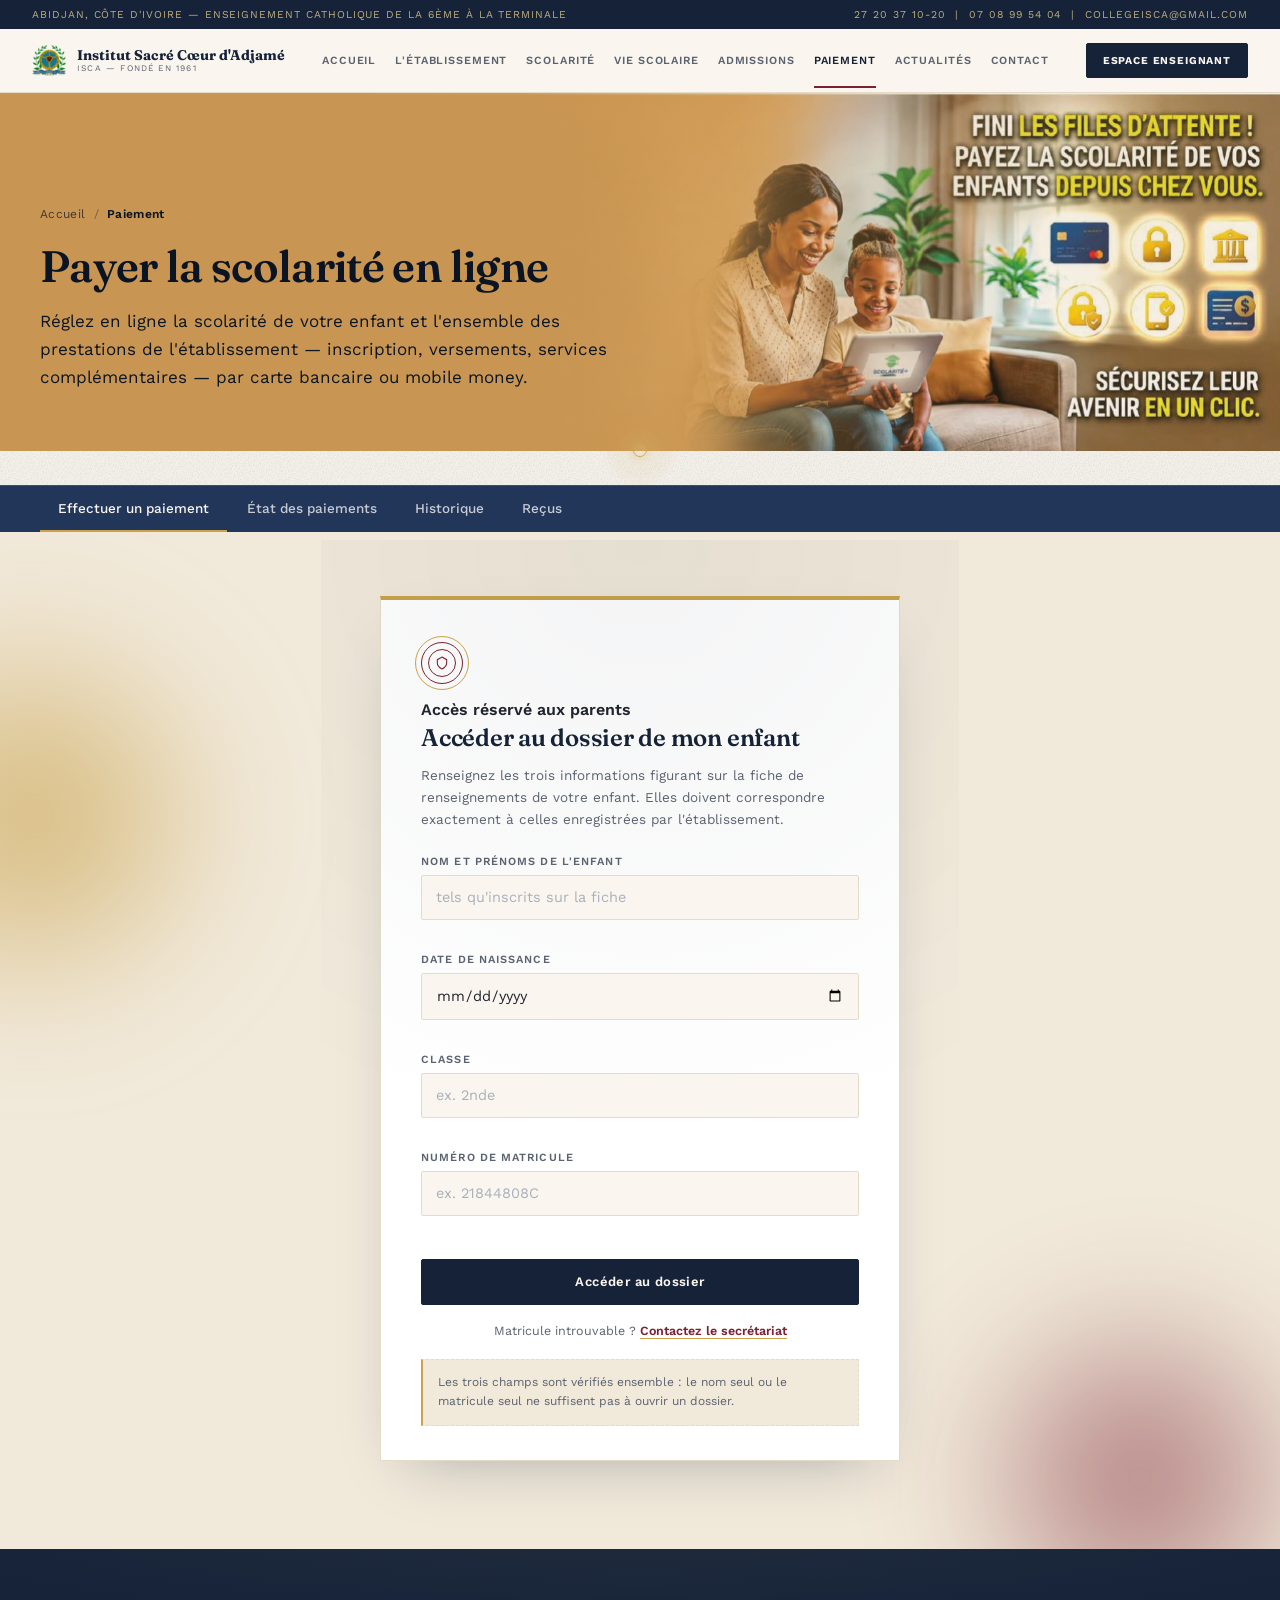
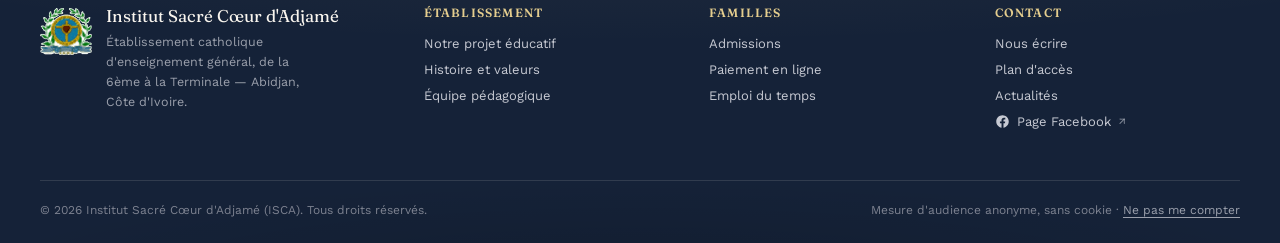
<file: paiement.html>
<!DOCTYPE html>
<html lang="fr">
<head>
<meta charset="UTF-8">
<meta name="viewport" content="width=device-width, initial-scale=1.0">
<title>Paiement en ligne — Institut Sacré Cœur d’Adjamé</title>
<meta name="description" content="Réglez la scolarité de votre enfant par carte bancaire ou mobile money.">
<meta property="og:title" content="Paiement en ligne — Institut Sacré Cœur d’Adjamé">
<meta property="og:description" content="Réglez la scolarité de votre enfant par carte bancaire ou mobile money.">
<meta property="og:type" content="website">
<link rel="icon" href="assets/images/Bandeau%20et%20logo/blason-isca.png">
<link rel="preconnect" href="https://fonts.googleapis.com">
<link rel="preconnect" href="https://fonts.gstatic.com" crossorigin>
<link href="https://fonts.googleapis.com/css2?family=Fraunces:opsz,wght@9..144,400;9..144,500;9..144,600;9..144,700&family=Work+Sans:wght@400;500;600;700&display=swap" rel="stylesheet">
<link rel="stylesheet" href="assets/css/01-fondations.css?v=20261118">
<link rel="stylesheet" href="assets/css/02-transport.css?v=20261118">
<link rel="stylesheet" href="assets/css/03-cartes.css?v=20261118">
<link rel="stylesheet" href="assets/css/04-charpente.css?v=20261118">
<link rel="stylesheet" href="assets/css/05-bandeaux.css?v=20261118">
<link rel="stylesheet" href="assets/css/06-interactions.css?v=20261118">
<link rel="stylesheet" href="assets/css/07-matieres.css?v=20261118">
<link rel="stylesheet" href="assets/css/08-espaces.css?v=20261118">
</head>
<body>


  <div class="topbar">
    <span>Abidjan, Côte d'Ivoire — Enseignement catholique de la 6ème à la Terminale</span>
    <span>27 20 37 10-20 &nbsp;|&nbsp; 07 08 99 54 04 &nbsp;|&nbsp; collegeisca@gmail.com</span>
  </div>

  <nav>
    <a class="brand" href="index.html">
      <img class="crest" src="assets/images/Bandeau%20et%20logo/blason-isca.png" alt="Emblème ISCA">
      <div class="brand-text">
        <div class="name">Institut Sacré Cœur d'Adjamé</div>
        <div class="tag">ISCA — Fondé en 1961</div>
      </div>
    </a>
    <div class="navlinks">
      <a data-nav="accueil" href="index.html">Accueil</a>
      <a data-nav="etablissement" href="etablissement.html">L'Établissement</a>
      <a data-nav="scolarite" href="scolarite.html">Scolarité</a>
      <a data-nav="vie-scolaire" href="vie-scolaire.html">Vie Scolaire</a>
      <a data-nav="admissions" href="admissions.html">Admissions</a>
      <a data-nav="paiement" href="paiement.html" class="active">Paiement</a>
      <a data-nav="actualites" href="actualites.html">Actualités</a>
      <a data-nav="contact" href="contact.html">Contact</a>
    </div>
    <a class="btn-connexion" data-nav="enseignant" href="espace-enseignant.html">Espace Enseignant</a>
  </nav>

  
<section class="page-section active" id="sec-paiement" data-key="paiement">


  <!-- ================= PAGE HERO ================= -->
  <header class="page-hero hero-paiement" style="padding-bottom:0;">
    <div class="breadcrumb"><a href="index.html">Accueil</a><span class="sep">/</span><span class="current">Paiement</span></div>
    <h1>Payer la scolarité en ligne</h1>
    <p class="lead">Réglez en ligne la scolarité de votre enfant et l'ensemble des prestations de l'établissement — inscription, versements, services complémentaires — par carte bancaire ou mobile money.</p>
  </header>
  <div class="subnav">
    <a href="#payer" class="active">Effectuer un paiement</a>
    <a href="#echeancier">État des paiements</a>
    <a href="#historique">Historique</a>
    <a href="#recus">Reçus</a>
  </div>

  <!-- ================= ACCÈS PARENT ================= -->
  <section class="parent-gate" id="parent-gate">
    <div class="pg-card">
      <div class="seal"><svg width="16" height="16" viewBox="0 0 24 24" fill="none" stroke="currentColor" stroke-width="1.6"><path d="M12 3l7 4v5c0 4-3 7-7 9-4-2-7-5-7-9V7z"/></svg></div>
      <div class="eyebrow"><span class="dash"></span> Accès réservé aux parents</div>
      <h2>Accéder au dossier de mon enfant</h2>
      <p class="pg-intro">Renseignez les trois informations figurant sur la fiche de renseignements de votre enfant. Elles doivent correspondre exactement à celles enregistrées par l'établissement.</p>

      <div class="login-error" id="pg-erreur">Aucun élève ne correspond à ces informations.</div>

      <div class="pg-champs">
        <div class="login-field">
          <label for="pg-nom">Nom et prénoms de l'enfant</label>
          <input type="text" id="pg-nom" placeholder="tels qu'inscrits sur la fiche" autocomplete="off">
        </div>
        <div class="login-field">
          <label for="pg-naissance">Date de naissance</label>
          <input type="date" id="pg-naissance" autocomplete="off">
        </div>
        <div class="login-field">
          <label for="pg-classe">Classe</label>
          <input type="text" id="pg-classe" placeholder="ex. 2nde" autocomplete="off">
        </div>
        <div class="login-field">
          <label for="pg-matricule">Numéro de matricule</label>
          <input type="text" id="pg-matricule" placeholder="ex. 21844808C" inputmode="text" autocomplete="off">
        </div>
      </div>

      <button class="submit-login" onclick="parentLogin()">Accéder au dossier</button>
      <div class="login-foot">Matricule introuvable ? <a href="contact.html">Contactez le secrétariat</a></div>
      <div class="demo-hint">Les trois champs sont vérifiés ensemble : le nom seul ou le matricule seul ne suffisent pas à ouvrir un dossier.</div>
    </div>
  </section>

  <!-- ================= DOSSIER DE L'ÉLÈVE ================= -->
  <div id="parent-espace" style="display:none;">
    <div class="auth-strip">
      <div class="as-left">
        <svg width="14" height="14" viewBox="0 0 24 24" fill="none" stroke="currentColor" stroke-width="2"><rect x="4" y="10" width="16" height="11" rx="2"/><path d="M8 10V7a4 4 0 0 1 8 0v3"/></svg>
        Dossier de <b id="pg-as-nom">—</b>
      </div>
      <button class="as-logout" onclick="parentLogout()">Quitter le dossier</button>
    </div>

    <div class="security-note">
      <svg width="16" height="16" viewBox="0 0 24 24" fill="none" stroke="currentColor" stroke-width="1.8"><path d="M12 3l7 4v5c0 4-3 7-7 9-4-2-7-5-7-9V7z"/></svg>
      Ce dossier est strictement personnel : vous n'avez accès qu'à la situation de votre enfant.
    </div>

  <!-- ================= EN-TÊTE DE L'ÉLÈVE ================= -->
  <div class="eleve-entete">
    <div class="ee-avatar" id="ee-avatar">—</div>
    <div>
      <h2 id="ee-nom">—</h2>
      <div class="ee-meta" id="ee-meta">—</div>
    </div>
    <span class="ee-statut" id="ee-statut">—</span>
  </div>
  <div class="postes" id="postes"></div>

  <!-- ================= MONTANT DÛ ================= -->
  <section class="child-section" id="payer">
    <div class="section-head" style="border-bottom:none;">
      <div>
        <div class="eyebrow"><span class="dash"></span> Sous-rubrique 1</div>
        <h2>Effectuer un paiement</h2>
      </div>
    </div>
   
    <h3 style="font-size:14px;color:var(--navy);margin-top:34px;">Que souhaitez-vous régler ?</h3>
    <div class="pay-objets">
      <div class="pay-objet selected">
        <div class="po-tag">Scolarité</div>
        <h4>Versement de scolarité</h4>
        <p>Réglez la scolarité annuelle en une fois ou selon l'échéancier de versements convenu avec l'établissement.</p>
        <div class="po-montant">30 000 FCFA<small>4e versement — échéance novembre 2026</small></div>
      </div>
      <div class="pay-objet">
        <div class="po-tag">Inscription</div>
        <h4>Frais d'inscription et de dossier</h4>
        <p>Étude de dossier, test d'entrée et frais d'inscription ou de réinscription pour l'année scolaire.</p>
        <div class="po-montant">À déterminer<small>selon le niveau et le statut de l'élève</small></div>
      </div>
      <div class="pay-objet">
        <div class="po-tag">Services</div>
        <h4>Services complémentaires</h4>
        <p>Transport, cantine, tenues scolaires, location de livres, cours de vacances, de renforcement ou de préparation.</p>
        <div class="po-montant">Au choix<small>voir le détail dans Admissions</small></div>
      </div>
    </div>

  </section>

  <!-- ================= MÉTHODES DE PAIEMENT ================= -->
  <!-- ================= TUNNEL DE VERSEMENT ================= -->
  <section class="versement" id="versement">
    <div class="v-fil" aria-label="Étapes du versement">
      <button type="button" class="v-etape actif" data-e="1"><span class="v-num">1</span><span class="v-lbl">Montant</span></button>
      <i class="v-lien"></i>
      <button type="button" class="v-etape" data-e="2"><span class="v-num">2</span><span class="v-lbl">Moyen</span></button>
      <i class="v-lien"></i>
      <button type="button" class="v-etape" data-e="3"><span class="v-num">3</span><span class="v-lbl">Confirmation</span></button>
    </div>

    <!-- ÉTAPE 1 — ce que l'on règle -->
    <div class="v-vue" data-vue="1">
      <div class="v-tete">
        <h3>Que souhaitez-vous régler ?</h3>
        <p>Cochez les postes à verser. Vous pouvez régler la totalité ou une part.</p>
      </div>
      <div class="v-postes" id="v-postes"></div>

      <div class="v-montant">
        <label for="v-somme">Montant du versement</label>
        <div class="v-somme-ligne">
          <input type="text" id="v-somme" inputmode="numeric" value="0">
          <span class="v-devise">FCFA</span>
        </div>
        <div class="v-raccourcis" id="v-raccourcis"></div>
        <p class="v-aide" id="v-aide">Sélectionnez au moins un poste.</p>
      </div>
      <button class="btn-pdf v-suivant" onclick="vEtape(2)" id="v-vers2" disabled>Choisir le moyen de paiement →</button>
    </div>

    <!-- ÉTAPE 2 — le moyen -->
    <div class="v-vue" data-vue="2" hidden>
      <div class="v-tete">
        <h3>Comment souhaitez-vous payer ?</h3>
        <p>Les frais varient selon le moyen retenu ; ils sont affichés avant validation.</p>
      </div>
      <div class="v-famille"><span class="v-fam-lbl">Mobile Money</span></div>
      <div class="v-moyens" id="v-mobile"></div>
      <div class="v-famille"><span class="v-fam-lbl">Carte bancaire</span></div>
      <div class="v-moyens" id="v-carte"></div>
      <div class="v-famille"><span class="v-fam-lbl">Virement</span></div>
      <div class="v-moyens" id="v-virement"></div>
      <div class="v-nav">
        <button class="btn-ghost" onclick="vEtape(1)">← Retour</button>
        <button class="btn-pdf" onclick="vEtape(3)" id="v-vers3" disabled>Continuer →</button>
      </div>
    </div>

    <!-- ÉTAPE 3 — saisie et confirmation -->
    <div class="v-vue" data-vue="3" hidden>
      <div class="v-tete">
        <h3 id="v-titre3">Confirmer le versement</h3>
        <p id="v-sous3">Vérifiez le récapitulatif avant de valider.</p>
      </div>
      <div class="v-colonnes">
        <div class="v-saisie" id="v-saisie"></div>
        <aside class="v-recu" id="v-recu"></aside>
      </div>
      <div class="v-nav">
        <button class="btn-ghost" onclick="vEtape(2)">← Retour</button>
        <button class="btn-pdf" onclick="vValider()" id="v-valider">Valider le versement</button>
      </div>
    </div>

    <!-- REÇU -->
    <div class="v-vue v-fini" data-vue="4" hidden>
      <div class="v-cachet">
        <svg viewBox="0 0 24 24" width="26" height="26" fill="none" stroke="currentColor" stroke-width="2"><path d="M20 6L9 17l-5-5"/></svg>
      </div>
      <h3>Versement enregistré</h3>
      <p class="v-ref">Référence <b id="v-ref">—</b></p>
      <div class="v-recu-final" id="v-recu-final"></div>
      <div class="v-nav v-nav-centre">
        <button class="btn-ghost" onclick="downloadPdf()">↓ Télécharger le reçu</button>
        <button class="btn-pdf" onclick="vRecommencer()">Nouveau versement</button>
      </div>
    </div>
  </section>

  <section class="echeance-section" id="echeancier">
    <div class="section-head" style="border-bottom:1px solid var(--line);">
      <div>
        <div class="eyebrow"><span class="dash"></span> Sous-rubrique 2</div>
        <h2>État des paiements — <span id="ech-nom">—</span></h2>
      </div>
    </div>
    <table class="ech-table">
      <tr><th>Versement</th><th>Échéance</th><th>Montant</th><th>Statut</th></tr>
      <tr><td>1er versement</td><td>Juillet – Août 2026</td><td class="montant">150 000 FCFA</td><td><span class="status-pill paid">Payé</span></td></tr>
      <tr><td>2e versement</td><td>Septembre 2026</td><td class="montant">30 000 FCFA</td><td><span class="status-pill paid">Payé</span></td></tr>
      <tr><td>3e versement</td><td>Octobre 2026</td><td class="montant">30 000 FCFA</td><td><span class="status-pill paid">Payé</span></td></tr>
      <tr><td>4e versement</td><td>Novembre 2026</td><td class="montant">30 000 FCFA</td><td><span class="status-pill due">À payer</span></td></tr>
      <tr><td>5e versement</td><td>Janvier 2027</td><td class="montant">30 000 FCFA</td><td><span class="status-pill pending">À venir</span></td></tr>
      <tr><td>6e versement</td><td>Février 2027</td><td class="montant">30 000 FCFA</td><td><span class="status-pill pending">À venir</span></td></tr>
    </table>
  </section>

  <!-- ================= HISTORIQUE ================= -->
  <section class="hist-section" id="historique">
    <div class="section-head">
      <div>
        <div class="eyebrow"><span class="dash"></span> Sous-rubrique 3</div>
        <h2>Historique des transactions</h2>
      </div>
    </div>
    <div class="hist-row">
      <div class="hist-left">
        <div class="hist-icon"><svg width="16" height="16" viewBox="0 0 24 24" fill="none" stroke="currentColor" stroke-width="1.6"><rect x="2" y="5" width="20" height="14" rx="2"/><path d="M2 10h20"/></svg></div>
        <div class="hist-info"><h3>3e versement — <span class="hist-nom">—</span></h3><p>Payé par carte bancaire · 3 octobre 2026</p></div>
      </div>
      <div class="hist-right"><span class="hist-amount">30 000 FCFA</span><span class="hist-dl">Reçu ↓</span></div>
    </div>
    <div class="hist-row">
      <div class="hist-left">
        <div class="hist-icon"><svg width="16" height="16" viewBox="0 0 24 24" fill="none" stroke="currentColor" stroke-width="1.6"><path d="M12 2v20M2 12h20"/></svg></div>
        <div class="hist-info"><h3>2e versement — <span class="hist-nom">—</span></h3><p>Payé par Orange Money · 2 septembre 2026</p></div>
      </div>
      <div class="hist-right"><span class="hist-amount">30 000 FCFA</span><span class="hist-dl">Reçu ↓</span></div>
    </div>
    <div class="hist-row">
      <div class="hist-left">
        <div class="hist-icon"><svg width="16" height="16" viewBox="0 0 24 24" fill="none" stroke="currentColor" stroke-width="1.6"><rect x="2" y="5" width="20" height="14" rx="2"/><path d="M2 10h20"/></svg></div>
        <div class="hist-info"><h3>1er versement (inscription) — <span class="hist-nom">—</span></h3><p>Payé par carte bancaire · 18 juillet 2026</p></div>
      </div>
      <div class="hist-right"><span class="hist-amount">150 000 FCFA</span><span class="hist-dl">Reçu ↓</span></div>
    </div>
  </section>

  <!-- ================= REÇUS ================= -->
  <section class="dossier-section" id="recus" style="background:var(--cream-deep);">
    <div class="section-head" style="border-bottom:1px solid var(--line);">
      <div>
        <div class="eyebrow"><span class="dash"></span> Sous-rubrique 4</div>
        <h2>Reçus téléchargeables</h2>
      </div>
    </div>
    <div class="dossier-grid">
      <div class="doc-card">
        <div class="top">
          <div class="doc-icon2"><svg width="18" height="18" viewBox="0 0 24 24" fill="none" stroke="currentColor" stroke-width="1.6"><path d="M7 3h7l5 5v13H7z"/><path d="M14 3v5h5"/></svg></div>
          <span class="ext">PDF</span>
        </div>
        <h3>Reçu — 3e versement</h3>
        <p><span class="recu-nom">—</span> · 30 000 FCFA · 3 octobre 2026</p>
        <span class="dl-link">Télécharger ↓</span>
      </div>
      <div class="doc-card">
        <div class="top">
          <div class="doc-icon2"><svg width="18" height="18" viewBox="0 0 24 24" fill="none" stroke="currentColor" stroke-width="1.6"><path d="M7 3h7l5 5v13H7z"/><path d="M14 3v5h5"/></svg></div>
          <span class="ext">PDF</span>
        </div>
        <h3>Reçu — 2e versement</h3>
        <p><span class="recu-nom">—</span> · 30 000 FCFA · 2 septembre 2026</p>
        <span class="dl-link">Télécharger ↓</span>
      </div>
      <div class="doc-card">
        <div class="top">
          <div class="doc-icon2"><svg width="18" height="18" viewBox="0 0 24 24" fill="none" stroke="currentColor" stroke-width="1.6"><path d="M7 3h7l5 5v13H7z"/><path d="M14 3v5h5"/></svg></div>
          <span class="ext">PDF</span>
        </div>
        <h3>Reçu — 1er versement</h3>
        <p><span class="recu-nom">—</span> · 150 000 FCFA · 18 juillet 2026</p>
        <span class="dl-link">Télécharger ↓</span>
      </div>
    </div>
    <p style="font-size:12px;color:var(--ink-soft);margin-top:24px;font-style:italic;">Les reçus ne sont disponibles ici que pour les paiements effectués en ligne. Pour un paiement fait directement à l'établissement, le reçu est remis sur place.</p>
  </section>

  
  </section>
  
<footer>
    <div class="footer-top">
      <div class="footer-brand">
        <div class="crest-plate"><img src="assets/images/Bandeau%20et%20logo/blason-isca.png" alt="Emblème ISCA"></div>
        <div>
          <div class="name">Institut Sacré Cœur d'Adjamé</div>
          <p>Établissement catholique d'enseignement général, de la 6ème à la Terminale — Abidjan, Côte d'Ivoire.</p>
        </div>
      </div>
      <div class="footer-col">
        <h2>Établissement</h2>
        <a href="etablissement.html">Notre projet éducatif</a>
        <a href="etablissement.html">Histoire et valeurs</a>
        <a href="etablissement.html">Équipe pédagogique</a>
      </div>
      <div class="footer-col">
        <h2>Familles</h2>
        <a href="admissions.html">Admissions</a>
        <a href="paiement.html">Paiement en ligne</a>
        <a href="scolarite.html#emploi-du-temps">Emploi du temps</a>
      </div>
      <div class="footer-col">
        <h2>Contact</h2>
        <a href="contact.html">Nous écrire</a>
        <a href="contact.html#carte">Plan d'accès</a>
        <a href="actualites.html">Actualités</a>
        <a class="fb" href="https://www.facebook.com/share/g/1adZBdvJtT/" target="_blank" rel="noopener noreferrer"><svg class="ico-fb" width="15" height="15" viewBox="0 0 24 24" fill="currentColor" aria-hidden="true" focusable="false"><path d="M22 12.06C22 6.5 17.52 2 12 2S2 6.5 2 12.06c0 5 3.66 9.15 8.44 9.94v-7.03H7.9v-2.9h2.54V9.85c0-2.51 1.49-3.9 3.77-3.9 1.09 0 2.24.2 2.24.2v2.46h-1.26c-1.24 0-1.63.77-1.63 1.56v1.89h2.78l-.45 2.9h-2.33V22c4.78-.79 8.44-4.93 8.44-9.94z"/></svg><span class="fb-nom">Page Facebook</span><span aria-hidden="true">↗</span><span class="sr-only">(ouvre un nouvel onglet)</span></a>
      </div>
    </div>
    <div class="footer-bottom">
      <span>© 2026 Institut Sacré Cœur d'Adjamé (ISCA). Tous droits réservés.</span>
      <span class="stat-note">Mesure d'audience anonyme, sans cookie · <button type="button" class="stat-refus" data-stat-refus>Ne pas me compter</button></span>
    </div>
  </footer>

<script src="assets/js/commun.js?v=20261118"></script>
<script src="assets/js/paiement.js?v=20261118"></script>
<script src="assets/js/stat.js?v=20261118" defer></script>
</body>
</html>
</file>
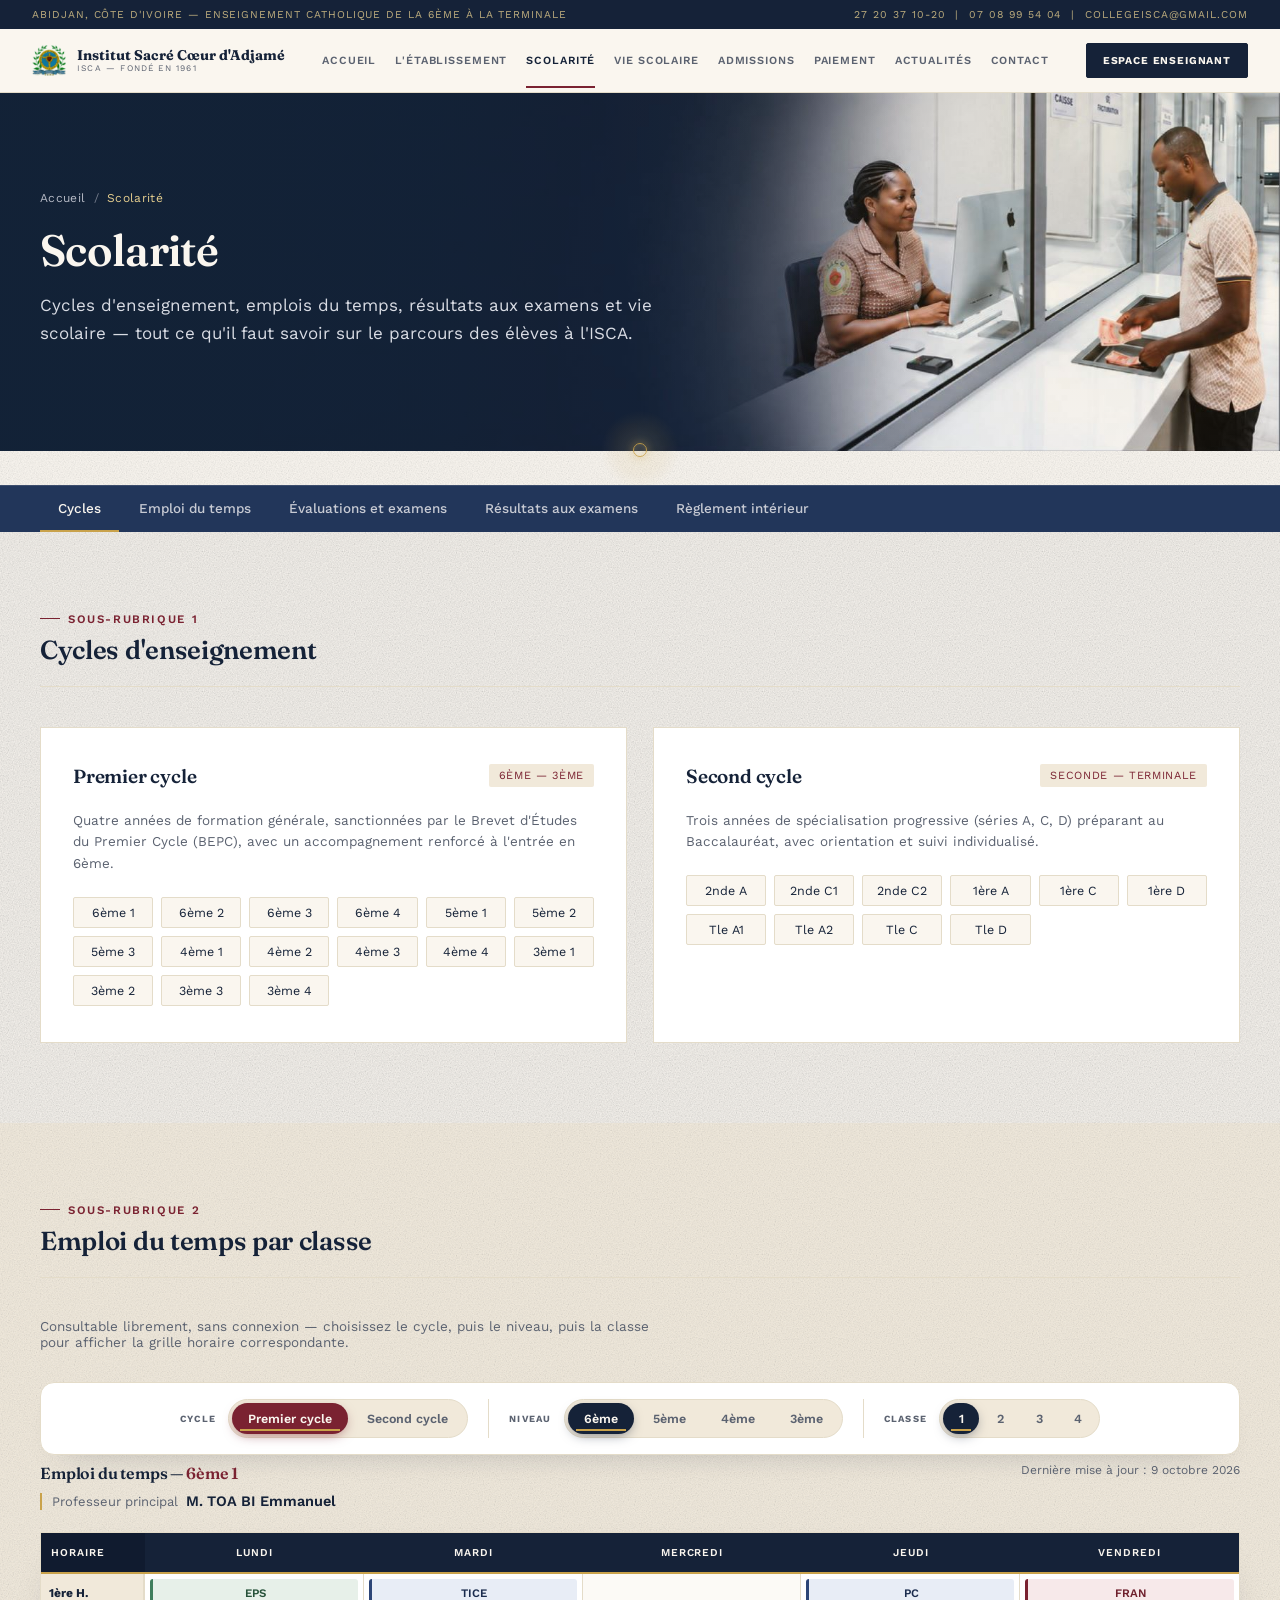
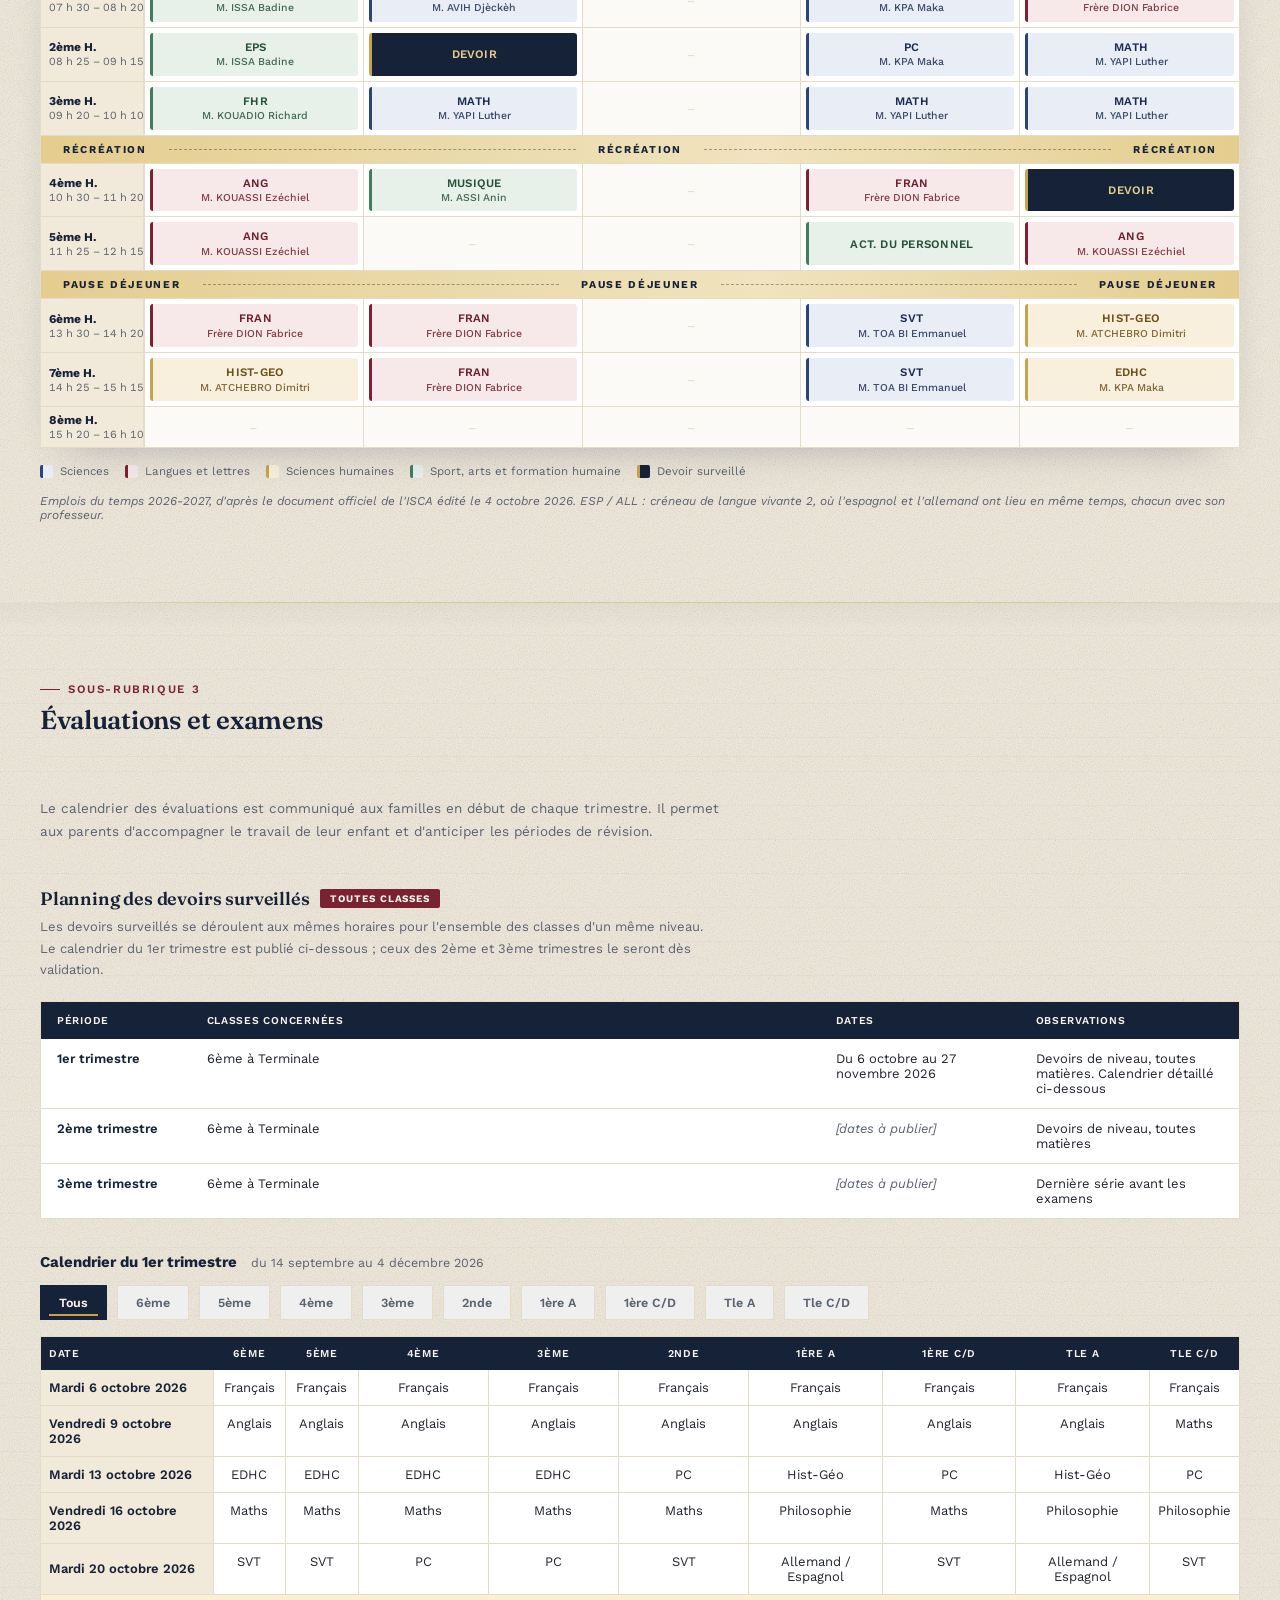
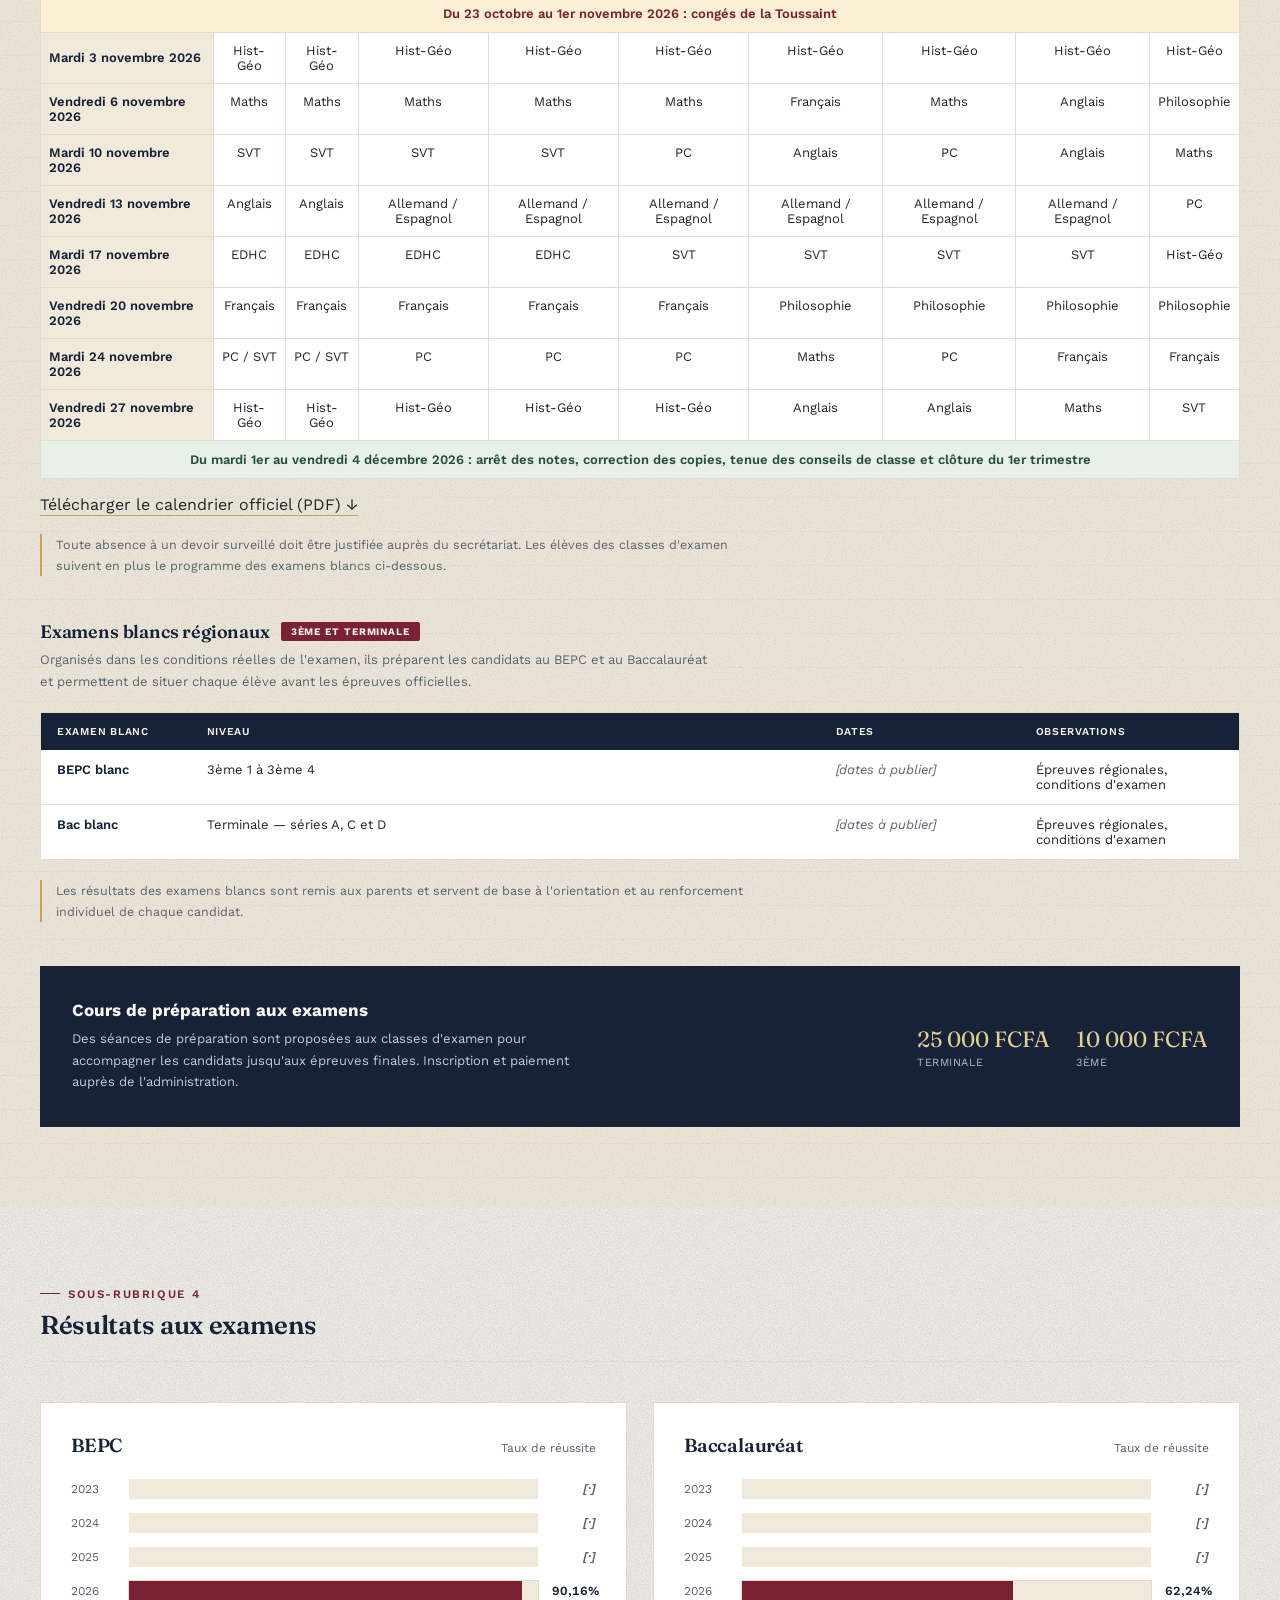
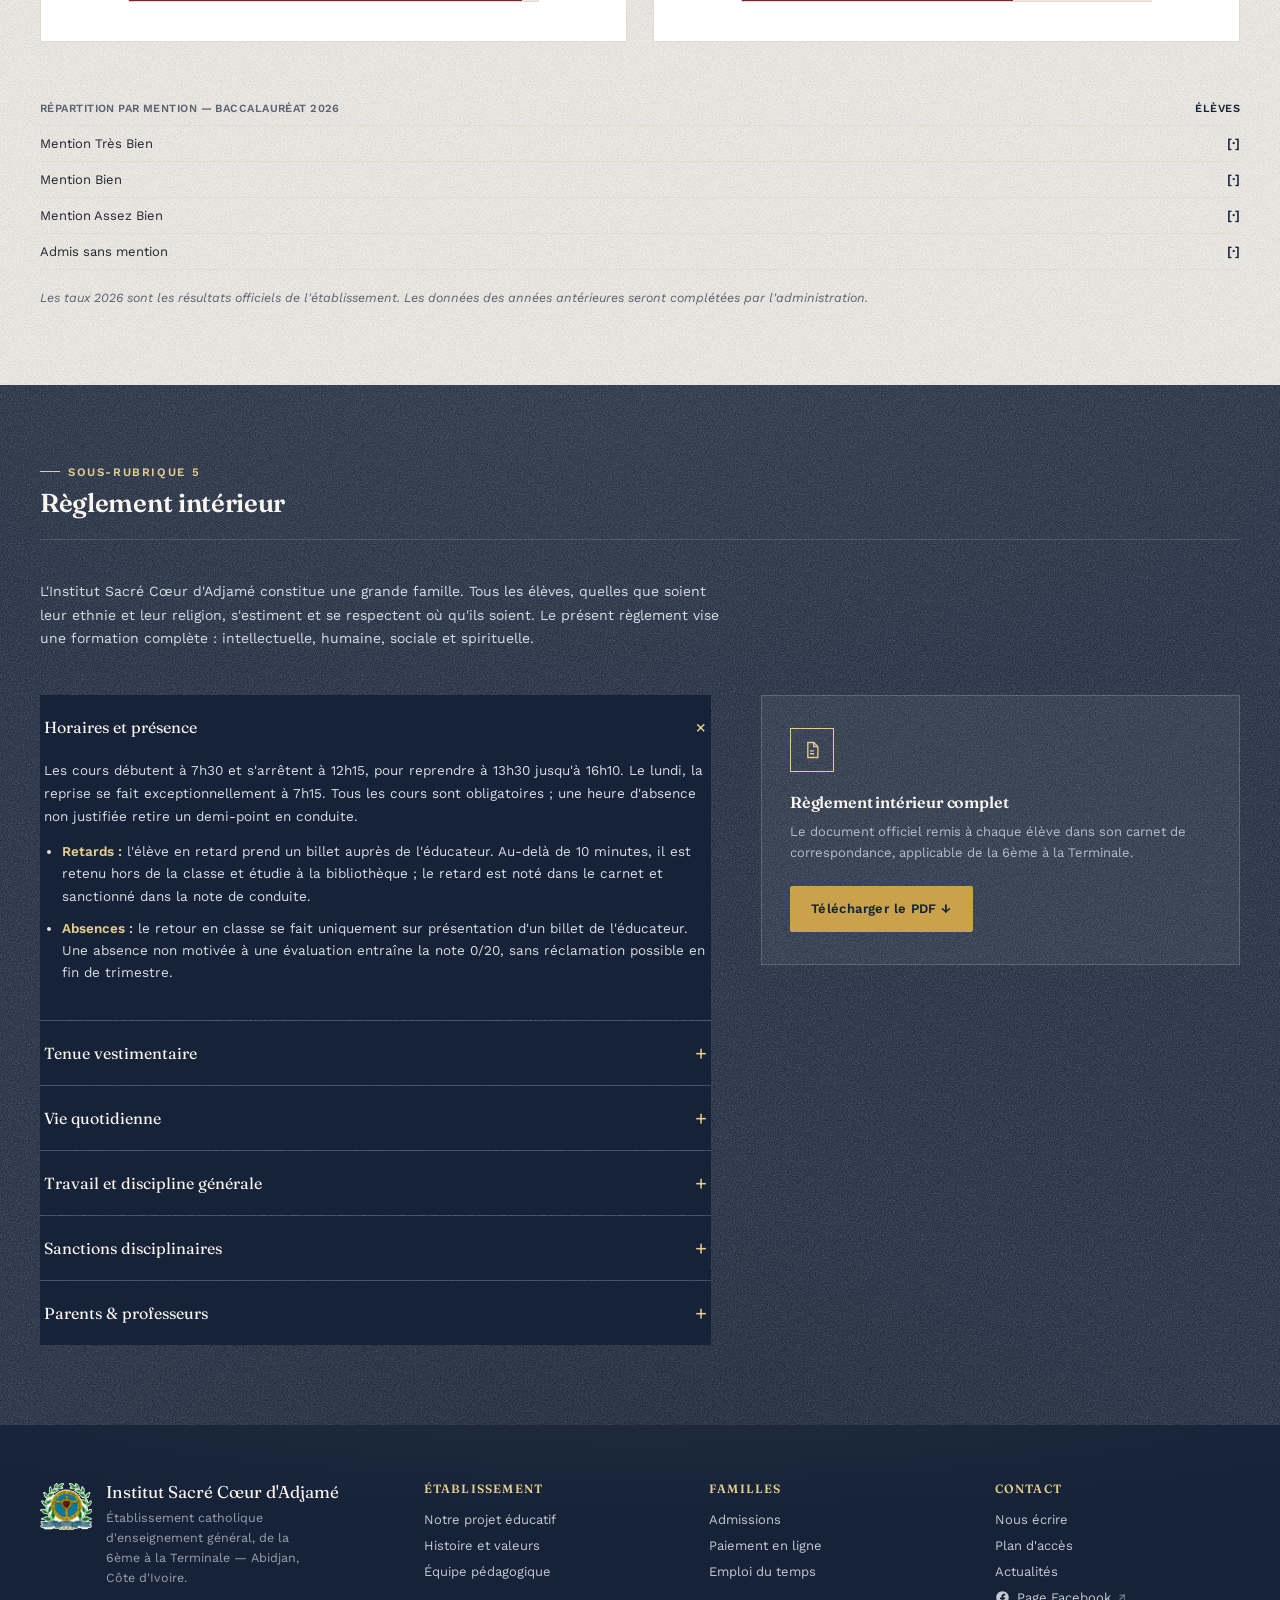
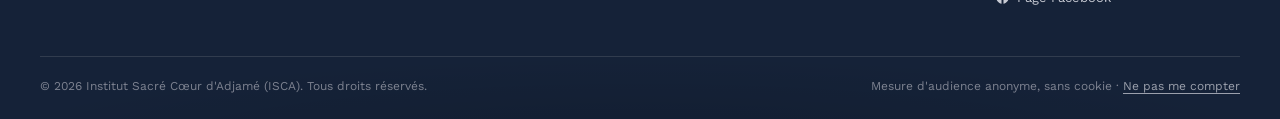
<file: scolarite.html>
<!DOCTYPE html>
<html lang="fr">
<head>
<meta charset="UTF-8">
<meta name="viewport" content="width=device-width, initial-scale=1.0">
<title>Scolarité — Institut Sacré Cœur d’Adjamé</title>
<meta name="description" content="Cycles, niveaux, emplois du temps et résultats aux examens.">
<meta property="og:title" content="Scolarité — Institut Sacré Cœur d’Adjamé">
<meta property="og:description" content="Cycles, niveaux, emplois du temps et résultats aux examens.">
<meta property="og:type" content="website">
<link rel="icon" href="assets/images/Bandeau%20et%20logo/blason-isca.png">
<link rel="preconnect" href="https://fonts.googleapis.com">
<link rel="preconnect" href="https://fonts.gstatic.com" crossorigin>
<link href="https://fonts.googleapis.com/css2?family=Fraunces:opsz,wght@9..144,400;9..144,500;9..144,600;9..144,700&family=Work+Sans:wght@400;500;600;700&display=swap" rel="stylesheet">
<link rel="stylesheet" href="assets/css/01-fondations.css?v=20261118">
<link rel="stylesheet" href="assets/css/02-transport.css?v=20261118">
<link rel="stylesheet" href="assets/css/03-cartes.css?v=20261118">
<link rel="stylesheet" href="assets/css/04-charpente.css?v=20261118">
<link rel="stylesheet" href="assets/css/05-bandeaux.css?v=20261118">
<link rel="stylesheet" href="assets/css/06-interactions.css?v=20261118">
<link rel="stylesheet" href="assets/css/07-matieres.css?v=20261118">
<link rel="stylesheet" href="assets/css/08-espaces.css?v=20261118">
</head>
<body>


  <div class="topbar">
    <span>Abidjan, Côte d'Ivoire — Enseignement catholique de la 6ème à la Terminale</span>
    <span>27 20 37 10-20 &nbsp;|&nbsp; 07 08 99 54 04 &nbsp;|&nbsp; collegeisca@gmail.com</span>
  </div>

  <nav>
    <a class="brand" href="index.html">
      <img class="crest" src="assets/images/Bandeau%20et%20logo/blason-isca.png" alt="Emblème ISCA">
      <div class="brand-text">
        <div class="name">Institut Sacré Cœur d'Adjamé</div>
        <div class="tag">ISCA — Fondé en 1961</div>
      </div>
    </a>
    <div class="navlinks">
      <a data-nav="accueil" href="index.html">Accueil</a>
      <a data-nav="etablissement" href="etablissement.html">L'Établissement</a>
      <a data-nav="scolarite" href="scolarite.html" class="active">Scolarité</a>
      <a data-nav="vie-scolaire" href="vie-scolaire.html">Vie Scolaire</a>
      <a data-nav="admissions" href="admissions.html">Admissions</a>
      <a data-nav="paiement" href="paiement.html">Paiement</a>
      <a data-nav="actualites" href="actualites.html">Actualités</a>
      <a data-nav="contact" href="contact.html">Contact</a>
    </div>
    <a class="btn-connexion" data-nav="enseignant" href="espace-enseignant.html">Espace Enseignant</a>
  </nav>

  
<section class="page-section active" id="sec-scolarite" data-key="scolarite">


  <!-- ================= BANDEAU DE LA RUBRIQUE + SOUS-NAV =================
       La photo du guichet est un FOND ; le texte ci-dessous reste du texte
       HTML normal : modifiez librement le fil d'ariane, le titre et le
       chapeau sans toucher à l'image. -->
  <header class="page-hero hero-scolarite">
    <div class="breadcrumb"><a href="index.html">Accueil</a><span class="sep">/</span><span class="current">Scolarité</span></div>
    <h1>Scolarité</h1>
    <p class="lead">Cycles d'enseignement, emplois du temps, résultats aux examens et vie scolaire — tout ce qu'il faut savoir sur le parcours des élèves à l'ISCA.</p>
  </header>
  <div class="subnav">
    <a href="#cycles" class="active">Cycles</a>
    <a href="#emploi-du-temps">Emploi du temps</a>
    <a href="#evaluations">Évaluations et examens</a>
    <a href="#resultats">Résultats aux examens</a>
    <a href="#vie-scolaire">Règlement intérieur</a>
  </div>

  <!-- ================= CYCLES ================= -->
  <section class="cycles-section" id="cycles">
    <div class="section-head">
      <div>
        <div class="eyebrow"><span class="dash"></span> Sous-rubrique 1</div>
        <h2>Cycles d'enseignement</h2>
      </div>
    </div>
    <div class="cycles-grid">
      <div class="cycle-card">
        <div class="ct">
          <h3>Premier cycle</h3>
          <span class="badge">6ème — 3ème</span>
        </div>
        <p class="desc">Quatre années de formation générale, sanctionnées par le Brevet d'Études du Premier Cycle (BEPC), avec un accompagnement renforcé à l'entrée en 6ème.</p>
        <div class="class-chips">
          <span>6ème 1</span><span>6ème 2</span><span>6ème 3</span><span>6ème 4</span>
          <span>5ème 1</span><span>5ème 2</span><span>5ème 3</span>
          <span>4ème 1</span><span>4ème 2</span><span>4ème 3</span><span>4ème 4</span>
          <span>3ème 1</span><span>3ème 2</span><span>3ème 3</span><span>3ème 4</span>
        </div>
      </div>
      <div class="cycle-card">
        <div class="ct">
          <h3>Second cycle</h3>
          <span class="badge">Seconde — Terminale</span>
        </div>
        <p class="desc">Trois années de spécialisation progressive (séries A, C, D) préparant au Baccalauréat, avec orientation et suivi individualisé.</p>
        <div class="class-chips">
          <span>2nde A</span><span>2nde C1</span><span>2nde C2</span>
          <span>1ère A</span><span>1ère C</span><span>1ère D</span>
          <span>Tle A1</span><span>Tle A2</span><span>Tle C</span><span>Tle D</span>
        </div>
      </div>
    </div>
  </section>

  <!-- ================= EMPLOI DU TEMPS ================= -->
  <section class="edt-section" id="emploi-du-temps">
    <div class="section-head" style="border-bottom:1px solid var(--line);">
      <div>
        <div class="eyebrow"><span class="dash"></span> Sous-rubrique 2</div>
        <h2>Emploi du temps par classe</h2>
      </div>
    </div>
    <p style="font-size:13.5px;color:var(--ink-soft);max-width:640px;margin-top:16px;">Consultable librement, sans connexion — choisissez le cycle, puis le niveau, puis la classe pour afficher la grille horaire correspondante.</p>

    <!-- ====== SÉLECTEUR EN 3 ÉTAPES ====== -->
    <div class="edt-picker">
      <div class="picker-row">
        <span class="picker-label">Cycle</span>
        <div class="pill-group" id="cycleGroup"></div>
      </div>
      <div class="picker-row">
        <span class="picker-label">Niveau</span>
        <div class="pill-group" id="niveauGroup"></div>
      </div>
      <div class="picker-row">
        <span class="picker-label">Classe</span>
        <div class="pill-group" id="classeGroup"></div>
      </div>
    </div>

    <div class="edt-controls edt-controls-classe" style="margin-top:8px;">
      <div>
        <h3 class="edt-current" style="margin-bottom:0;">Emploi du temps — <span id="edtClassLabel">6ème 1</span></h3>
        <p class="edt-pp" id="edtPP" hidden>Professeur principal <b id="edtPPNom"></b></p>
      </div>
      <div class="edt-updated">Dernière mise à jour : 9 octobre 2026</div>
    </div>

    <div class="edt-frame edt-frame-classe">
      <table class="edt-table" id="edtTable">
        <thead>
          <tr>
            <th>Horaire</th>
            <th data-c="1">Lundi</th>
            <th data-c="2">Mardi</th>
            <th data-c="3">Mercredi</th>
            <th data-c="4">Jeudi</th>
            <th data-c="5">Vendredi</th>
          </tr>
        </thead>
        <tbody id="edtBody"></tbody>
      </table>
    </div>
    <div class="edt-legend">
      <span class="lg sciences"><i></i> Sciences</span>
      <span class="lg lettres"><i></i> Langues et lettres</span>
      <span class="lg humaines"><i></i> Sciences humaines</span>
      <span class="lg vie"><i></i> Sport, arts et formation humaine</span>
      <span class="lg devoir"><i></i> Devoir surveillé</span>
    </div>
    <p class="edt-note" id="edtNote">Emplois du temps 2026-2027, d'après le document officiel de l'ISCA édité le 4 octobre 2026. ESP / ALL : créneau de langue vivante 2, où l'espagnol et l'allemand ont lieu en même temps, chacun avec son professeur.</p>
  </section>

  <!-- ================= RÉSULTATS AUX EXAMENS ================= -->

  <!-- ================= ÉVALUATIONS ET EXAMENS ================= -->
  <section class="eval-section" id="evaluations">
    <div class="section-head" style="border-bottom:1px solid var(--line);">
      <div>
        <div class="eyebrow"><span class="dash"></span> Sous-rubrique 3</div>
        <h2>Évaluations et examens</h2>
      </div>
    </div>
    <p class="eval-intro">Le calendrier des évaluations est communiqué aux familles en début de chaque trimestre. Il permet aux parents d'accompagner le travail de leur enfant et d'anticiper les périodes de révision.</p>

    <div class="eval-block">
      <h3>Planning des devoirs surveillés <span class="badge">Toutes classes</span></h3>
      <p class="sub">Les devoirs surveillés se déroulent aux mêmes horaires pour l'ensemble des classes d'un même niveau. Le calendrier du 1er trimestre est publié ci-dessous ; ceux des 2ème et 3ème trimestres le seront dès validation.</p>
      <table class="eval-table">
        <tr>
          <th style="width:150px;">Période</th>
          <th>Classes concernées</th>
          <th style="width:200px;">Dates</th>
          <th style="width:220px;">Observations</th>
        </tr>
        <tr>
          <td class="per">1er trimestre</td>
          <td>6ème à Terminale</td>
          <td>Du 6 octobre au 27 novembre 2026</td>
          <td>Devoirs de niveau, toutes matières. <a href="#devoirs-t1">Calendrier détaillé ci-dessous</a></td>
        </tr>
        <tr>
          <td class="per">2ème trimestre</td>
          <td>6ème à Terminale</td>
          <td class="todo">[dates à publier]</td>
          <td>Devoirs de niveau, toutes matières</td>
        </tr>
        <tr>
          <td class="per">3ème trimestre</td>
          <td>6ème à Terminale</td>
          <td class="todo">[dates à publier]</td>
          <td>Dernière série avant les examens</td>
        </tr>
      </table>

      <!-- Calendrier détaillé du 1er trimestre : un niveau à la fois ou tous.
           Les lignes du tableau sont écrites par outils/calendrier-devoirs-pdf.py
           à partir du PDF officiel (Documents/Calendrier_Devoirs_1er_Trimestre_2026_2027.pdf). -->
      <div class="dev-calendrier" id="devoirs-t1">
        <h4>Calendrier du 1er trimestre <span>du 14 septembre au 4 décembre 2026</span></h4>
        <div class="filter-chips dev-chips" role="group" aria-label="Afficher les devoirs d'un niveau">
          <button type="button" class="filter-chip active" aria-pressed="true" data-niv="tous">Tous</button>
          <button type="button" class="filter-chip" aria-pressed="false" data-niv="1">6ème</button>
          <button type="button" class="filter-chip" aria-pressed="false" data-niv="2">5ème</button>
          <button type="button" class="filter-chip" aria-pressed="false" data-niv="3">4ème</button>
          <button type="button" class="filter-chip" aria-pressed="false" data-niv="4">3ème</button>
          <button type="button" class="filter-chip" aria-pressed="false" data-niv="5">2nde</button>
          <button type="button" class="filter-chip" aria-pressed="false" data-niv="6">1ère A</button>
          <button type="button" class="filter-chip" aria-pressed="false" data-niv="7">1ère C/D</button>
          <button type="button" class="filter-chip" aria-pressed="false" data-niv="8">Tle A</button>
          <button type="button" class="filter-chip" aria-pressed="false" data-niv="9">Tle C/D</button>
        </div>
        <div class="table-wrap" data-hint="Faites glisser le tableau vers la gauche pour voir les autres niveaux.">
          <table class="eval-table dev-table" data-niveau="tous">
            <caption class="sr-only">Calendrier des devoirs surveillés du 1er trimestre 2026-2027, par niveau</caption>
            <!-- >>> CALENDRIER DEVOIRS T1 (genere par outils/calendrier-devoirs-pdf.py : ne pas modifier a la main) -->
          <thead><tr><th scope="col">Date</th><th scope="col" data-niv="1">6ème</th><th scope="col" data-niv="2">5ème</th><th scope="col" data-niv="3">4ème</th><th scope="col" data-niv="4">3ème</th><th scope="col" data-niv="5">2nde</th><th scope="col" data-niv="6">1ère A</th><th scope="col" data-niv="7">1ère C/D</th><th scope="col" data-niv="8">Tle A</th><th scope="col" data-niv="9">Tle C/D</th></tr></thead>
          <tbody>
            <tr><th scope="row">Mardi 6 octobre 2026</th><td data-niv="1">Français</td><td data-niv="2">Français</td><td data-niv="3">Français</td><td data-niv="4">Français</td><td data-niv="5">Français</td><td data-niv="6">Français</td><td data-niv="7">Français</td><td data-niv="8">Français</td><td data-niv="9">Français</td></tr>
            <tr><th scope="row">Vendredi 9 octobre 2026</th><td data-niv="1">Anglais</td><td data-niv="2">Anglais</td><td data-niv="3">Anglais</td><td data-niv="4">Anglais</td><td data-niv="5">Anglais</td><td data-niv="6">Anglais</td><td data-niv="7">Anglais</td><td data-niv="8">Anglais</td><td data-niv="9">Maths</td></tr>
            <tr><th scope="row">Mardi 13 octobre 2026</th><td data-niv="1">EDHC</td><td data-niv="2">EDHC</td><td data-niv="3">EDHC</td><td data-niv="4">EDHC</td><td data-niv="5">PC</td><td data-niv="6">Hist-Géo</td><td data-niv="7">PC</td><td data-niv="8">Hist-Géo</td><td data-niv="9">PC</td></tr>
            <tr><th scope="row">Vendredi 16 octobre 2026</th><td data-niv="1">Maths</td><td data-niv="2">Maths</td><td data-niv="3">Maths</td><td data-niv="4">Maths</td><td data-niv="5">Maths</td><td data-niv="6">Philosophie</td><td data-niv="7">Maths</td><td data-niv="8">Philosophie</td><td data-niv="9">Philosophie</td></tr>
            <tr><th scope="row">Mardi 20 octobre 2026</th><td data-niv="1">SVT</td><td data-niv="2">SVT</td><td data-niv="3">PC</td><td data-niv="4">PC</td><td data-niv="5">SVT</td><td data-niv="6">Allemand / Espagnol</td><td data-niv="7">SVT</td><td data-niv="8">Allemand / Espagnol</td><td data-niv="9">SVT</td></tr>
            <tr class="dev-pause"><td colspan="10">Du 23 octobre au 1er novembre 2026 : congés de la Toussaint</td></tr>
            <tr><th scope="row">Mardi 3 novembre 2026</th><td data-niv="1">Hist-Géo</td><td data-niv="2">Hist-Géo</td><td data-niv="3">Hist-Géo</td><td data-niv="4">Hist-Géo</td><td data-niv="5">Hist-Géo</td><td data-niv="6">Hist-Géo</td><td data-niv="7">Hist-Géo</td><td data-niv="8">Hist-Géo</td><td data-niv="9">Hist-Géo</td></tr>
            <tr><th scope="row">Vendredi 6 novembre 2026</th><td data-niv="1">Maths</td><td data-niv="2">Maths</td><td data-niv="3">Maths</td><td data-niv="4">Maths</td><td data-niv="5">Maths</td><td data-niv="6">Français</td><td data-niv="7">Maths</td><td data-niv="8">Anglais</td><td data-niv="9">Philosophie</td></tr>
            <tr><th scope="row">Mardi 10 novembre 2026</th><td data-niv="1">SVT</td><td data-niv="2">SVT</td><td data-niv="3">SVT</td><td data-niv="4">SVT</td><td data-niv="5">PC</td><td data-niv="6">Anglais</td><td data-niv="7">PC</td><td data-niv="8">Anglais</td><td data-niv="9">Maths</td></tr>
            <tr><th scope="row">Vendredi 13 novembre 2026</th><td data-niv="1">Anglais</td><td data-niv="2">Anglais</td><td data-niv="3">Allemand / Espagnol</td><td data-niv="4">Allemand / Espagnol</td><td data-niv="5">Allemand / Espagnol</td><td data-niv="6">Allemand / Espagnol</td><td data-niv="7">Allemand / Espagnol</td><td data-niv="8">Allemand / Espagnol</td><td data-niv="9">PC</td></tr>
            <tr><th scope="row">Mardi 17 novembre 2026</th><td data-niv="1">EDHC</td><td data-niv="2">EDHC</td><td data-niv="3">EDHC</td><td data-niv="4">EDHC</td><td data-niv="5">SVT</td><td data-niv="6">SVT</td><td data-niv="7">SVT</td><td data-niv="8">SVT</td><td data-niv="9">Hist-Géo</td></tr>
            <tr><th scope="row">Vendredi 20 novembre 2026</th><td data-niv="1">Français</td><td data-niv="2">Français</td><td data-niv="3">Français</td><td data-niv="4">Français</td><td data-niv="5">Français</td><td data-niv="6">Philosophie</td><td data-niv="7">Philosophie</td><td data-niv="8">Philosophie</td><td data-niv="9">Philosophie</td></tr>
            <tr><th scope="row">Mardi 24 novembre 2026</th><td data-niv="1">PC / SVT</td><td data-niv="2">PC / SVT</td><td data-niv="3">PC</td><td data-niv="4">PC</td><td data-niv="5">PC</td><td data-niv="6">Maths</td><td data-niv="7">PC</td><td data-niv="8">Français</td><td data-niv="9">Français</td></tr>
            <tr><th scope="row">Vendredi 27 novembre 2026</th><td data-niv="1">Hist-Géo</td><td data-niv="2">Hist-Géo</td><td data-niv="3">Hist-Géo</td><td data-niv="4">Hist-Géo</td><td data-niv="5">Hist-Géo</td><td data-niv="6">Anglais</td><td data-niv="7">Anglais</td><td data-niv="8">Maths</td><td data-niv="9">SVT</td></tr>
            <tr class="dev-fin"><td colspan="10">Du mardi 1er au vendredi 4 décembre 2026 : arrêt des notes, correction des copies, tenue des conseils de classe et clôture du 1er trimestre</td></tr>
          </tbody>
            <!-- >>> FIN CALENDRIER DEVOIRS T1 -->
          </table>
        </div>
        <p class="dev-pdf"><a href="Documents/Calendrier_Devoirs_1er_Trimestre_2026_2027.pdf" target="_blank" rel="noopener" class="dl-link">Télécharger le calendrier officiel (PDF) ↓</a></p>
      </div>

      <p class="eval-note">Toute absence à un devoir surveillé doit être justifiée auprès du secrétariat. Les élèves des classes d'examen suivent en plus le programme des examens blancs ci-dessous.</p>
    </div>

    <div class="eval-block">
      <h3>Examens blancs régionaux <span class="badge">3ème et Terminale</span></h3>
      <p class="sub">Organisés dans les conditions réelles de l'examen, ils préparent les candidats au BEPC et au Baccalauréat et permettent de situer chaque élève avant les épreuves officielles.</p>
      <table class="eval-table">
        <tr>
          <th style="width:150px;">Examen blanc</th>
          <th>Niveau</th>
          <th style="width:200px;">Dates</th>
          <th style="width:220px;">Observations</th>
        </tr>
        <tr>
          <td class="per">BEPC blanc</td>
          <td>3ème 1 à 3ème 4</td>
          <td class="todo">[dates à publier]</td>
          <td>Épreuves régionales, conditions d'examen</td>
        </tr>
        <tr>
          <td class="per">Bac blanc</td>
          <td>Terminale — séries A, C et D</td>
          <td class="todo">[dates à publier]</td>
          <td>Épreuves régionales, conditions d'examen</td>
        </tr>
      </table>
      <p class="eval-note">Les résultats des examens blancs sont remis aux parents et servent de base à l'orientation et au renforcement individuel de chaque candidat.</p>
    </div>

    <div class="prep-callout">
      <div>
        <h4>Cours de préparation aux examens</h4>
        <p>Des séances de préparation sont proposées aux classes d'examen pour accompagner les candidats jusqu'aux épreuves finales. Inscription et paiement auprès de l'administration.</p>
      </div>
      <div class="pc-figs">
        <div class="pc-fig"><div class="v">25 000 FCFA</div><div class="l">Terminale</div></div>
        <div class="pc-fig"><div class="v">10 000 FCFA</div><div class="l">3ème</div></div>
      </div>
    </div>
  </section>

  <section class="results-section" id="resultats">
    <div class="section-head">
      <div>
        <div class="eyebrow"><span class="dash"></span> Sous-rubrique 4</div>
        <h2>Résultats aux examens</h2>
      </div>
    </div>
    <div class="results-cards">
      <div class="exam-card">
        <div class="eh"><h3>BEPC</h3><span class="py">Taux de réussite</span></div>
        <div class="bar-row"><span class="yr">2023</span><div class="bar-track"></div><span class="bar-pct" style="color:var(--ink-soft);font-style:italic;">[·]</span></div>
        <div class="bar-row"><span class="yr">2024</span><div class="bar-track"></div><span class="bar-pct" style="color:var(--ink-soft);font-style:italic;">[·]</span></div>
        <div class="bar-row"><span class="yr">2025</span><div class="bar-track"></div><span class="bar-pct" style="color:var(--ink-soft);font-style:italic;">[·]</span></div>
        <div class="bar-row current"><span class="yr">2026</span><div class="bar-track"><div class="bar-fill" style="width:96.1%"></div></div><span class="bar-pct">96,10%</span></div>
      </div>
      <div class="exam-card">
        <div class="eh"><h3>Baccalauréat</h3><span class="py">Taux de réussite</span></div>
        <div class="bar-row"><span class="yr">2023</span><div class="bar-track"></div><span class="bar-pct" style="color:var(--ink-soft);font-style:italic;">[·]</span></div>
        <div class="bar-row"><span class="yr">2024</span><div class="bar-track"></div><span class="bar-pct" style="color:var(--ink-soft);font-style:italic;">[·]</span></div>
        <div class="bar-row"><span class="yr">2025</span><div class="bar-track"></div><span class="bar-pct" style="color:var(--ink-soft);font-style:italic;">[·]</span></div>
        <div class="bar-row current"><span class="yr">2026</span><div class="bar-track"><div class="bar-fill" style="width:66.34%"></div></div><span class="bar-pct">66,34%</span></div>
      </div>
    </div>
    <table class="mentions-table">
      <tr><th>Répartition par mention — Baccalauréat 2026</th><th>Élèves</th></tr>
      <tr><td>Mention Très Bien</td><td>[·]</td></tr>
      <tr><td>Mention Bien</td><td>[·]</td></tr>
      <tr><td>Mention Assez Bien</td><td>[·]</td></tr>
      <tr><td>Admis sans mention</td><td>[·]</td></tr>
    </table>
      <p style="font-size:12.5px;color:var(--ink-soft);margin-top:20px;font-style:italic;">Les taux 2026 sont les résultats officiels de l'établissement. Les données des années antérieures seront complétées par l'administration.</p>
  </section>

  <!-- ================= VIE SCOLAIRE / RÈGLEMENT ================= -->
  <section class="vie-section" id="vie-scolaire">
    <div class="section-head" style="border-bottom:1px solid rgba(250,246,239,.14);">
      <div>
        <div class="eyebrow"><span class="dash"></span> Sous-rubrique 5</div>
        <h2>Règlement intérieur</h2>
      </div>
    </div>
    <p style="font-size:14px;color:#D9DCE4;max-width:680px;margin-top:16px;margin-bottom:44px;line-height:1.7;">L'Institut Sacré Cœur d'Adjamé constitue une grande famille. Tous les élèves, quelles que soient leur ethnie et leur religion, s'estiment et se respectent où qu'ils soient. Le présent règlement vise une formation complète : intellectuelle, humaine, sociale et spirituelle.</p>

    <div class="vie-grid" style="grid-template-columns:1.4fr 1fr;">
      <div class="accordion">

        <details class="acc-item" open>
          <summary>Horaires et présence</summary>
          <div class="acc-body">
            <p>Les cours débutent à 7h30 et s'arrêtent à 12h15, pour reprendre à 13h30 jusqu'à 16h10. Le lundi, la reprise se fait exceptionnellement à 7h15. Tous les cours sont obligatoires ; une heure d'absence non justifiée retire un demi-point en conduite.</p>
            <ul>
              <li><b>Retards :</b> l'élève en retard prend un billet auprès de l'éducateur. Au-delà de 10 minutes, il est retenu hors de la classe et étudie à la bibliothèque ; le retard est noté dans le carnet et sanctionné dans la note de conduite.</li>
              <li><b>Absences :</b> le retour en classe se fait uniquement sur présentation d'un billet de l'éducateur. Une absence non motivée à une évaluation entraîne la note 0/20, sans réclamation possible en fin de trimestre.</li>
            </ul>
          </div>
        </details>

        <details class="acc-item">
          <summary>Tenue vestimentaire</summary>
          <div class="acc-body">
            <ul>
              <li><b>Filles :</b> chemisier blanc à manches courtes ou polo ISCA, jupe (paysanne, trapèze ou volante) bleu marine dépassant les mollets.</li>
              <li><b>Garçons :</b> pantalon et chemise ample kaki à manches courtes ou polo ISCA, ceinture obligatoire.</li>
              <li>Le macaron de l'école est obligatoire, cousu sur la poche de la chemise. Tenue de sport exigée les jours d'EPS.</li>
              <li>Chaussures simples et sobres (noir, marron) ; sandales, talons hauts et couleurs fluo interdits.</li>
              <li>Cheveux coupés à ras au premier cycle. Au second cycle : idem pour les garçons ; pour les filles, cheveux ras, nattés sans mèche, ou défrisés et attachés.</li>
              <li>Interdits : lunettes de mode, chapeaux, casquettes, maquillage, faux-ongles, piercing, tatouage, dépigmentation.</li>
            </ul>
          </div>
        </details>

        <details class="acc-item">
          <summary>Vie quotidienne</summary>
          <div class="acc-body">
            <ul>
              <li><b>Récréation :</b> les élèves ne restent pas en classe ; ils peuvent acheter à manger auprès des vendeuses mais ne franchissent pas le portail.</li>
              <li><b>Sorties :</b> rigoureusement interdites pendant le temps scolaire, sauf autorisation exceptionnelle de l'administration à la demande des parents.</li>
              <li><b>Téléphones et appareils électroniques :</b> strictement interdits dans l'enceinte de l'ISCA — tout appareil détecté est immédiatement détruit.</li>
              <li><b>Réclamation des notes :</b> à faire le jour même de la remise des copies.</li>
            </ul>
          </div>
        </details>

        <details class="acc-item">
          <summary>Travail et discipline générale</summary>
          <div class="acc-body">
            <ul>
              <li>Le travail scolaire se poursuit à la maison ; tout travail non fait doit être rattrapé pour le cours suivant, sous peine de sanction et d'avertissement aux parents.</li>
              <li>Les élèves assurent à tour de rôle le nettoyage des classes, sous la vigilance du professeur principal.</li>
              <li>Toute dégradation du matériel donne lieu à un dédommagement ; il est interdit d'écrire sur les murs ou le mobilier.</li>
              <li>Interdits formels : manger ou boire en classe, célébrer des anniversaires dans l'enceinte de l'école, bagarres, vol, consommation ou détention d'alcool, de cigarettes ou de drogue.</li>
            </ul>
          </div>
        </details>

        <details class="acc-item">
          <summary>Sanctions disciplinaires</summary>
          <div class="acc-body">
            <ul>
              <li><b>Avertissement :</b> verbal ou écrit, prononcé par les autorités pédagogiques. Deux blâmes entraînent l'exclusion.</li>
              <li><b>Suspension :</b> décidée par la Direction pour des faits comme le vol, l'école buissonnière, la tricherie ou l'irrespect envers le personnel.</li>
              <li><b>Exclusion définitive :</b> prononcée par le Frère Directeur pour les fautes les plus graves — alcool/drogue, diffusion non autorisée de contenus portant atteinte à la dignité d'autrui, harcèlement, violences graves, ou récidive de fautes graves.</li>
            </ul>
          </div>
        </details>

        <details class="acc-item">
          <summary>Parents & professeurs</summary>
          <div class="acc-body">
            <p><b>Devoirs des parents :</b> lire le règlement intérieur, tenir le calendrier des devoirs, signer le carnet chaque week-end, contrôler les prises de notes, respecter l'échéance des versements de scolarité et participer aux réunions et remises de bulletins.</p>
            <p>L'accès aux salles de classe est interdit aux parents pendant les heures de cours. Tous les documents remis aux élèves doivent être retournés signés dans les délais fixés par la direction.</p>
          </div>
        </details>

      </div>

      <div class="reglement-card">
        <div class="doc-icon"><svg width="20" height="20" viewBox="0 0 24 24" fill="none" stroke="currentColor" stroke-width="1.6"><path d="M7 3h7l5 5v13H7z"/><path d="M14 3v5h5"/><path d="M9.5 13h5M9.5 16.5h5"/></svg></div>
        <h3>Règlement intérieur complet</h3>
        <p>Le document officiel remis à chaque élève dans son carnet de correspondance, applicable de la 6ème à la Terminale.</p>
        <a href="Documents/Reglement_Int.pdf" target="_blank" rel="noopener" class="dl-btn">Télécharger le PDF ↓</a>
      </div>
    </div>
  </section>


  
  </section>
  
<footer>
    <div class="footer-top">
      <div class="footer-brand">
        <div class="crest-plate"><img src="assets/images/Bandeau%20et%20logo/blason-isca.png" alt="Emblème ISCA"></div>
        <div>
          <div class="name">Institut Sacré Cœur d'Adjamé</div>
          <p>Établissement catholique d'enseignement général, de la 6ème à la Terminale — Abidjan, Côte d'Ivoire.</p>
        </div>
      </div>
      <div class="footer-col">
        <h2>Établissement</h2>
        <a href="etablissement.html">Notre projet éducatif</a>
        <a href="etablissement.html">Histoire et valeurs</a>
        <a href="etablissement.html">Équipe pédagogique</a>
      </div>
      <div class="footer-col">
        <h2>Familles</h2>
        <a href="admissions.html">Admissions</a>
        <a href="paiement.html">Paiement en ligne</a>
        <a href="scolarite.html#emploi-du-temps">Emploi du temps</a>
      </div>
      <div class="footer-col">
        <h2>Contact</h2>
        <a href="contact.html">Nous écrire</a>
        <a href="contact.html#carte">Plan d'accès</a>
        <a href="actualites.html">Actualités</a>
        <a class="fb" href="https://www.facebook.com/share/g/1adZBdvJtT/" target="_blank" rel="noopener noreferrer"><svg class="ico-fb" width="15" height="15" viewBox="0 0 24 24" fill="currentColor" aria-hidden="true" focusable="false"><path d="M22 12.06C22 6.5 17.52 2 12 2S2 6.5 2 12.06c0 5 3.66 9.15 8.44 9.94v-7.03H7.9v-2.9h2.54V9.85c0-2.51 1.49-3.9 3.77-3.9 1.09 0 2.24.2 2.24.2v2.46h-1.26c-1.24 0-1.63.77-1.63 1.56v1.89h2.78l-.45 2.9h-2.33V22c4.78-.79 8.44-4.93 8.44-9.94z"/></svg><span class="fb-nom">Page Facebook</span><span aria-hidden="true">↗</span><span class="sr-only">(ouvre un nouvel onglet)</span></a>
      </div>
    </div>
    <div class="footer-bottom">
      <span>© 2026 Institut Sacré Cœur d'Adjamé (ISCA). Tous droits réservés.</span>
      <span class="stat-note">Mesure d'audience anonyme, sans cookie · <button type="button" class="stat-refus" data-stat-refus>Ne pas me compter</button></span>
    </div>
  </footer>

<script src="assets/js/commun.js?v=20261118"></script>
<script src="assets/js/scolarite.js?v=20261118"></script>
<script src="assets/js/stat.js?v=20261118" defer></script>
</body>
</html>
</file>
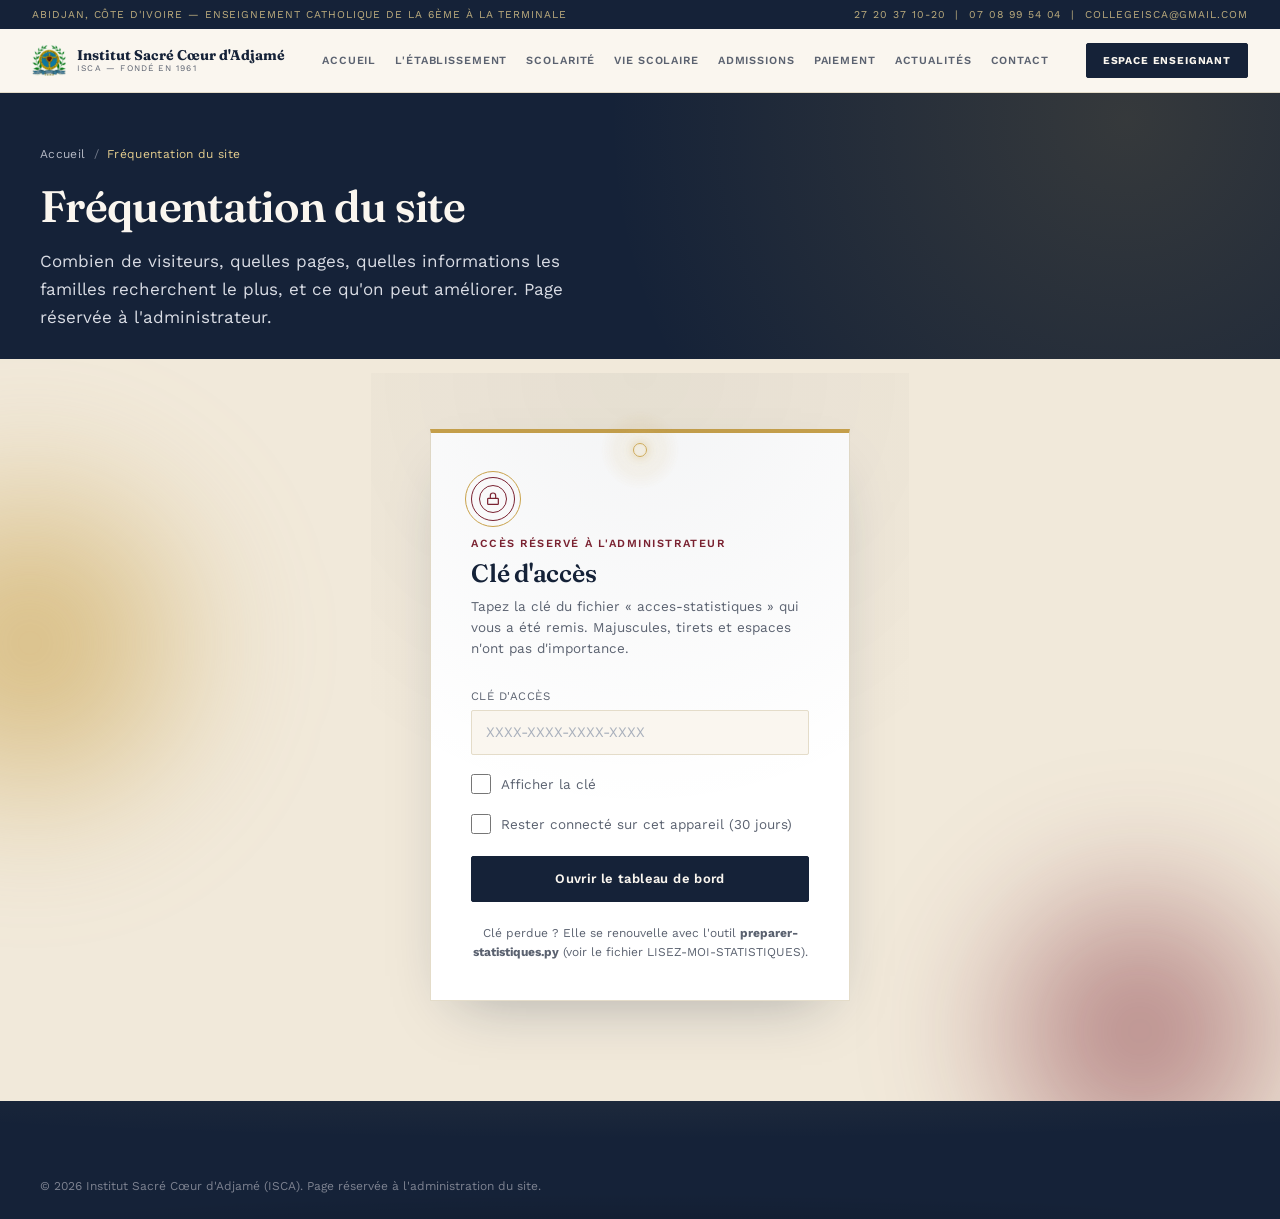
<file: statistiques.html>
<!DOCTYPE html>
<html lang="fr">
<head>
<meta charset="UTF-8">
<meta name="viewport" content="width=device-width, initial-scale=1.0">
<meta name="robots" content="noindex, nofollow">
<title>Fréquentation du site — Institut Sacré Cœur d’Adjamé</title>
<meta name="description" content="Tableau de bord réservé à l’administrateur : visiteurs, pages consultées, informations recherchées et pistes d’amélioration.">
<link rel="icon" href="assets/images/Bandeau%20et%20logo/blason-isca.png">
<link rel="preconnect" href="https://fonts.googleapis.com">
<link rel="preconnect" href="https://fonts.gstatic.com" crossorigin>
<link href="https://fonts.googleapis.com/css2?family=Fraunces:opsz,wght@9..144,400;9..144,500;9..144,600;9..144,700&family=Work+Sans:wght@400;500;600;700&display=swap" rel="stylesheet">
<link rel="stylesheet" href="assets/css/01-fondations.css?v=20261118">
<link rel="stylesheet" href="assets/css/02-transport.css?v=20261118">
<link rel="stylesheet" href="assets/css/03-cartes.css?v=20261118">
<link rel="stylesheet" href="assets/css/04-charpente.css?v=20261118">
<link rel="stylesheet" href="assets/css/05-bandeaux.css?v=20261118">
<link rel="stylesheet" href="assets/css/06-interactions.css?v=20261118">
<link rel="stylesheet" href="assets/css/07-matieres.css?v=20261118">
<link rel="stylesheet" href="assets/css/08-espaces.css?v=20261118">
<link rel="stylesheet" href="assets/css/09-statistiques.css?v=20261118">
<!-- Le rapport imprimé est une feuille A4 en portrait. Le format est posé ici et non dans les
     feuilles de style, que d'autres pages chargent : le reçu de paiement et l'emploi du temps ont
     leur propre format. -->
<style media="print">@page{size:A4 portrait;margin:12mm;}</style>
</head>
<body>

  <div class="topbar">
    <span>Abidjan, Côte d'Ivoire — Enseignement catholique de la 6ème à la Terminale</span>
    <span>27 20 37 10-20 &nbsp;|&nbsp; 07 08 99 54 04 &nbsp;|&nbsp; collegeisca@gmail.com</span>
  </div>

  <nav>
    <a class="brand" href="index.html">
      <img class="crest" src="assets/images/Bandeau%20et%20logo/blason-isca.png" alt="Emblème ISCA">
      <div class="brand-text">
        <div class="name">Institut Sacré Cœur d'Adjamé</div>
        <div class="tag">ISCA — Fondé en 1961</div>
      </div>
    </a>
    <div class="navlinks">
      <a data-nav="accueil" href="index.html">Accueil</a>
      <a data-nav="etablissement" href="etablissement.html">L'Établissement</a>
      <a data-nav="scolarite" href="scolarite.html">Scolarité</a>
      <a data-nav="vie-scolaire" href="vie-scolaire.html">Vie Scolaire</a>
      <a data-nav="admissions" href="admissions.html">Admissions</a>
      <a data-nav="paiement" href="paiement.html">Paiement</a>
      <a data-nav="actualites" href="actualites.html">Actualités</a>
      <a data-nav="contact" href="contact.html">Contact</a>
    </div>
    <a class="btn-connexion" data-nav="enseignant" href="espace-enseignant.html">Espace Enseignant</a>
  </nav>

<section class="page-section active" id="sec-statistiques" data-key="statistiques">

  <!-- ================= EN-TÊTE ================= -->
  <header class="page-hero st-hero" style="padding-bottom:28px;">
    <div class="breadcrumb"><a href="index.html">Accueil</a><span class="sep">/</span><span class="current">Fréquentation du site</span></div>
    <h1>Fréquentation du site</h1>
    <p class="lead">Combien de visiteurs, quelles pages, quelles informations les familles recherchent le plus, et ce qu'on peut améliorer. Page réservée à l'administrateur.</p>
  </header>

  <!-- ================= ÉCRAN DE CONNEXION ================= -->
  <div id="st-connexion" class="login-shell">
    <form class="login-card" id="st-form" autocomplete="on">
      <div class="seal"><svg width="16" height="16" viewBox="0 0 24 24" fill="none" stroke="currentColor" stroke-width="1.8" aria-hidden="true"><rect x="4" y="11" width="16" height="9" rx="1"/><path d="M8 11V7a4 4 0 018 0v4"/></svg></div>
      <div class="eyebrow">Accès réservé à l'administrateur</div>
      <h2>Clé d'accès</h2>
      <p class="lead2">Tapez la clé du fichier « acces-statistiques » qui vous a été remis. Majuscules, tirets et espaces n'ont pas d'importance.</p>

      <div class="login-error" id="st-erreur" role="alert"></div>

      <div class="login-field">
        <label for="st-cle">Clé d'accès</label>
        <input type="password" id="st-cle" name="cle" placeholder="XXXX-XXXX-XXXX-XXXX" autocomplete="current-password" autocapitalize="characters" autocorrect="off" spellcheck="false" enterkeyhint="go" maxlength="40">
      </div>
      <label class="show-pw"><input type="checkbox" id="st-voir"> Afficher la clé</label>
      <label class="show-pw"><input type="checkbox" id="st-longue"> Rester connecté sur cet appareil (30 jours)</label>
      <button class="submit-login" type="submit" id="st-ouvrir">Ouvrir le tableau de bord</button>
      <div class="login-foot">Clé perdue ? Elle se renouvelle avec l'outil <b>preparer-statistiques.py</b> (voir le fichier LISEZ-MOI-STATISTIQUES).</div>
    </form>
  </div>

  <!-- ================= TABLEAU DE BORD ================= -->
  <div id="st-appli" hidden>

    <div class="st-barre" id="st-barre">
      <div class="pill-group st-periodes" role="group" aria-label="Période affichée">
        <button type="button" class="pill" data-p="7">7 jours</button>
        <button type="button" class="pill active" data-p="30">30 jours</button>
        <button type="button" class="pill" data-p="semaine">Semaine dernière</button>
        <button type="button" class="pill" data-p="mois">Ce mois-ci</button>
        <button type="button" class="pill" data-p="moisdernier">Mois dernier</button>
        <button type="button" class="pill" data-p="tout">Depuis le début</button>
      </div>
      <form class="st-dates" id="st-dates">
        <label>Du <input type="date" id="st-du" required></label>
        <label>au <input type="date" id="st-au" required></label>
        <button type="submit" class="st-bouton">Afficher</button>
      </form>
      <div class="st-actions">
        <button type="button" class="st-bouton st-principal" id="st-imprimer">Rapport (imprimer / PDF)</button>
        <button type="button" class="st-bouton" id="st-copier">Copier le résumé</button>
        <details class="st-export">
          <summary class="st-bouton">Données (CSV)</summary>
          <div class="st-export-liste">
            <button type="button" data-export="jours">Jour par jour</button>
            <button type="button" data-export="pages">Pages</button>
            <button type="button" data-export="gestes">Recherches, classes, documents…</button>
            <button type="button" data-export="provenance">Provenance des visites</button>
          </div>
        </details>
        <button type="button" class="st-bouton st-discret" id="st-sortir">Se déconnecter</button>
      </div>
    </div>
    <p class="st-etat" id="st-etat" role="status" aria-live="polite"></p>

    <div class="st-contenu" id="st-contenu">

      <!-- En-tête du rapport : visible seulement sur la feuille imprimée -->
      <div class="st-entete-rapport">
        <img src="assets/images/Bandeau%20et%20logo/blason-isca.png" alt="">
        <div>
          <div class="st-er-nom">Institut Sacré Cœur d'Adjamé</div>
          <div class="st-er-titre">Rapport de fréquentation du site internet</div>
          <div class="st-er-periode" id="st-er-periode"></div>
        </div>
      </div>

      <nav class="st-sommaire" aria-label="Sections du rapport">
        <a href="#st-chiffres">Chiffres clés</a>
        <a href="#st-pistes">Pistes d'amélioration</a>
        <a href="#st-recherches">Ce que l'on cherche</a>
        <a href="#st-pages">Pages</a>
        <a href="#st-public">Public et moments</a>
        <a href="#st-outils">Outils</a>
      </nav>

      <section class="st-bloc" id="st-chiffres" aria-labelledby="st-t-chiffres">
        <h2 id="st-t-chiffres">Chiffres clés</h2>
        <div class="st-kpis" id="st-kpis"></div>
        <div class="st-carte st-large">
          <h3>Évolution jour par jour</h3>
          <div id="st-evolution" class="st-graphique"></div>
        </div>
      </section>

      <section class="st-bloc" id="st-pistes" aria-labelledby="st-t-pistes">
        <h2 id="st-t-pistes">Ce que disent les chiffres, et comment améliorer le site</h2>
        <div class="st-deux">
          <div>
            <h3 class="st-sous">Pistes d'amélioration</h3>
            <div id="st-propositions"></div>
          </div>
          <div>
            <h3 class="st-sous">Ce que disent les chiffres</h3>
            <div id="st-constats"></div>
          </div>
        </div>
      </section>

      <section class="st-bloc" id="st-recherches" aria-labelledby="st-t-recherches">
        <h2 id="st-t-recherches">Ce que les visiteurs cherchent</h2>
        <p class="st-intro">Les informations les plus demandées, d'après ce que les visiteurs ont tapé, ouvert, lu ou appelé.</p>
        <div class="st-grille" id="st-gestes"></div>
      </section>

      <section class="st-bloc" id="st-pages" aria-labelledby="st-t-pages">
        <h2 id="st-t-pages">Pages consultées</h2>
        <div class="st-carte st-large">
          <div class="st-tableau-enveloppe" id="st-tableau-pages"></div>
          <p class="st-note">« Arrivées » : visites qui ont commencé par cette page. « Une seule page » : parmi elles, celles qui n'ont rien ouvert d'autre. « Lecture » : jusqu'où, en moyenne, on a fait défiler la page.</p>
        </div>
      </section>

      <section class="st-bloc" id="st-public" aria-labelledby="st-t-public">
        <h2 id="st-t-public">Public et moments</h2>
        <div class="st-grille" id="st-public-grille"></div>
      </section>

      <section class="st-bloc" id="st-ens" aria-labelledby="st-t-ens">
        <h2 id="st-t-ens">Espace Enseignant</h2>
        <div class="st-carte st-large" id="st-enseignants"></div>
      </section>

      <section class="st-bloc st-hors-rapport" id="st-outils" aria-labelledby="st-t-outils">
        <h2 id="st-t-outils">Outils</h2>
        <div class="st-grille">
          <div class="st-carte">
            <h3>Créer un lien suivi</h3>
            <p class="st-note">WhatsApp et les SMS ne disent pas d'où vient un clic. Ajoutez un nom à la fin du lien que vous diffusez : les visites apparaîtront ensuite sous ce nom dans « Provenance ».</p>
            <div class="st-champs">
              <label>Page
                <select id="st-lien-page">
                  <option value="">Accueil</option>
                  <option value="scolarite.html">Scolarité</option>
                  <option value="scolarite.html#emploi-du-temps">Scolarité : emploi du temps</option>
                  <option value="admissions.html">Admissions</option>
                  <option value="paiement.html">Paiement</option>
                  <option value="actualites.html">Actualités</option>
                  <option value="contact.html">Contact</option>
                </select>
              </label>
              <label>Nom de la source
                <input type="text" id="st-lien-src" value="whatsapp" maxlength="24" pattern="[a-z0-9_\-]{1,24}" aria-describedby="st-lien-aide">
              </label>
            </div>
            <p class="st-note" id="st-lien-aide">Lettres minuscules, chiffres, tiret : par exemple « whatsapp », « affiche », « sms-parents ».</p>
            <div class="st-lien-resultat"><code id="st-lien-url"></code><button type="button" class="st-bouton" id="st-lien-copier">Copier</button></div>
          </div>
          <div class="st-carte">
            <h3>Mes propres visites</h3>
            <p class="st-note">Pour que vos passages n'augmentent pas les chiffres, cochez cette case sur chaque appareil que vous utilisez pour consulter le site (ordinateur du bureau, téléphone).</p>
            <label class="st-case"><input type="checkbox" id="st-exclure"> Ne pas compter mes visites sur cet appareil</label>
          </div>
        </div>
      </section>

      <section class="st-bloc st-methode" id="st-methode" aria-labelledby="st-t-methode">
        <h2 id="st-t-methode">Comment la mesure est faite</h2>
        <p>La mesure est <b>anonyme</b> : aucun cookie, aucune adresse IP conservée, aucun nom, aucun texte saisi dans un formulaire. Chaque visiteur reçoit pour la journée une « empreinte » qui ne permet pas de le reconnaître le lendemain : <b>un visiteur qui revient un autre jour est donc recompté</b>, et les chiffres de « visiteurs » sont des visiteurs <i>par jour</i> additionnés.</p>
        <p>Ne sont pas comptés : les robots (moteurs de recherche, aperçus de liens), les personnes qui ont activé « Ne pas me suivre » dans leur navigateur ou choisi « Ne pas me compter » en bas des pages, et vos propres visites si vous l'avez demandé. Le temps passé et la lecture ne sont connus que lorsque le navigateur a pu l'annoncer en quittant la page : sur téléphone, c'est parfois impossible, ces moyennes reposent donc sur une partie des visites.</p>
        <p>Les pistes d'amélioration sont calculées par des règles simples (seuils lisibles dans <i>api/_stat-analyse.php</i>) : ce sont des <b>pistes à examiner</b>, jamais des verdicts. Avec peu de visites, un pourcentage change beaucoup d'une semaine à l'autre.</p>
        <p class="st-note" id="st-generation"></p>
      </section>
    </div>
  </div>

</section>

<footer>
    <div class="footer-bottom">
      <span>© 2026 Institut Sacré Cœur d'Adjamé (ISCA). Page réservée à l'administration du site.</span>
    </div>
  </footer>

<script src="assets/js/commun.js?v=20261118"></script>
<script src="assets/js/statistiques.js?v=20261118"></script>
</body>
</html>
</file>
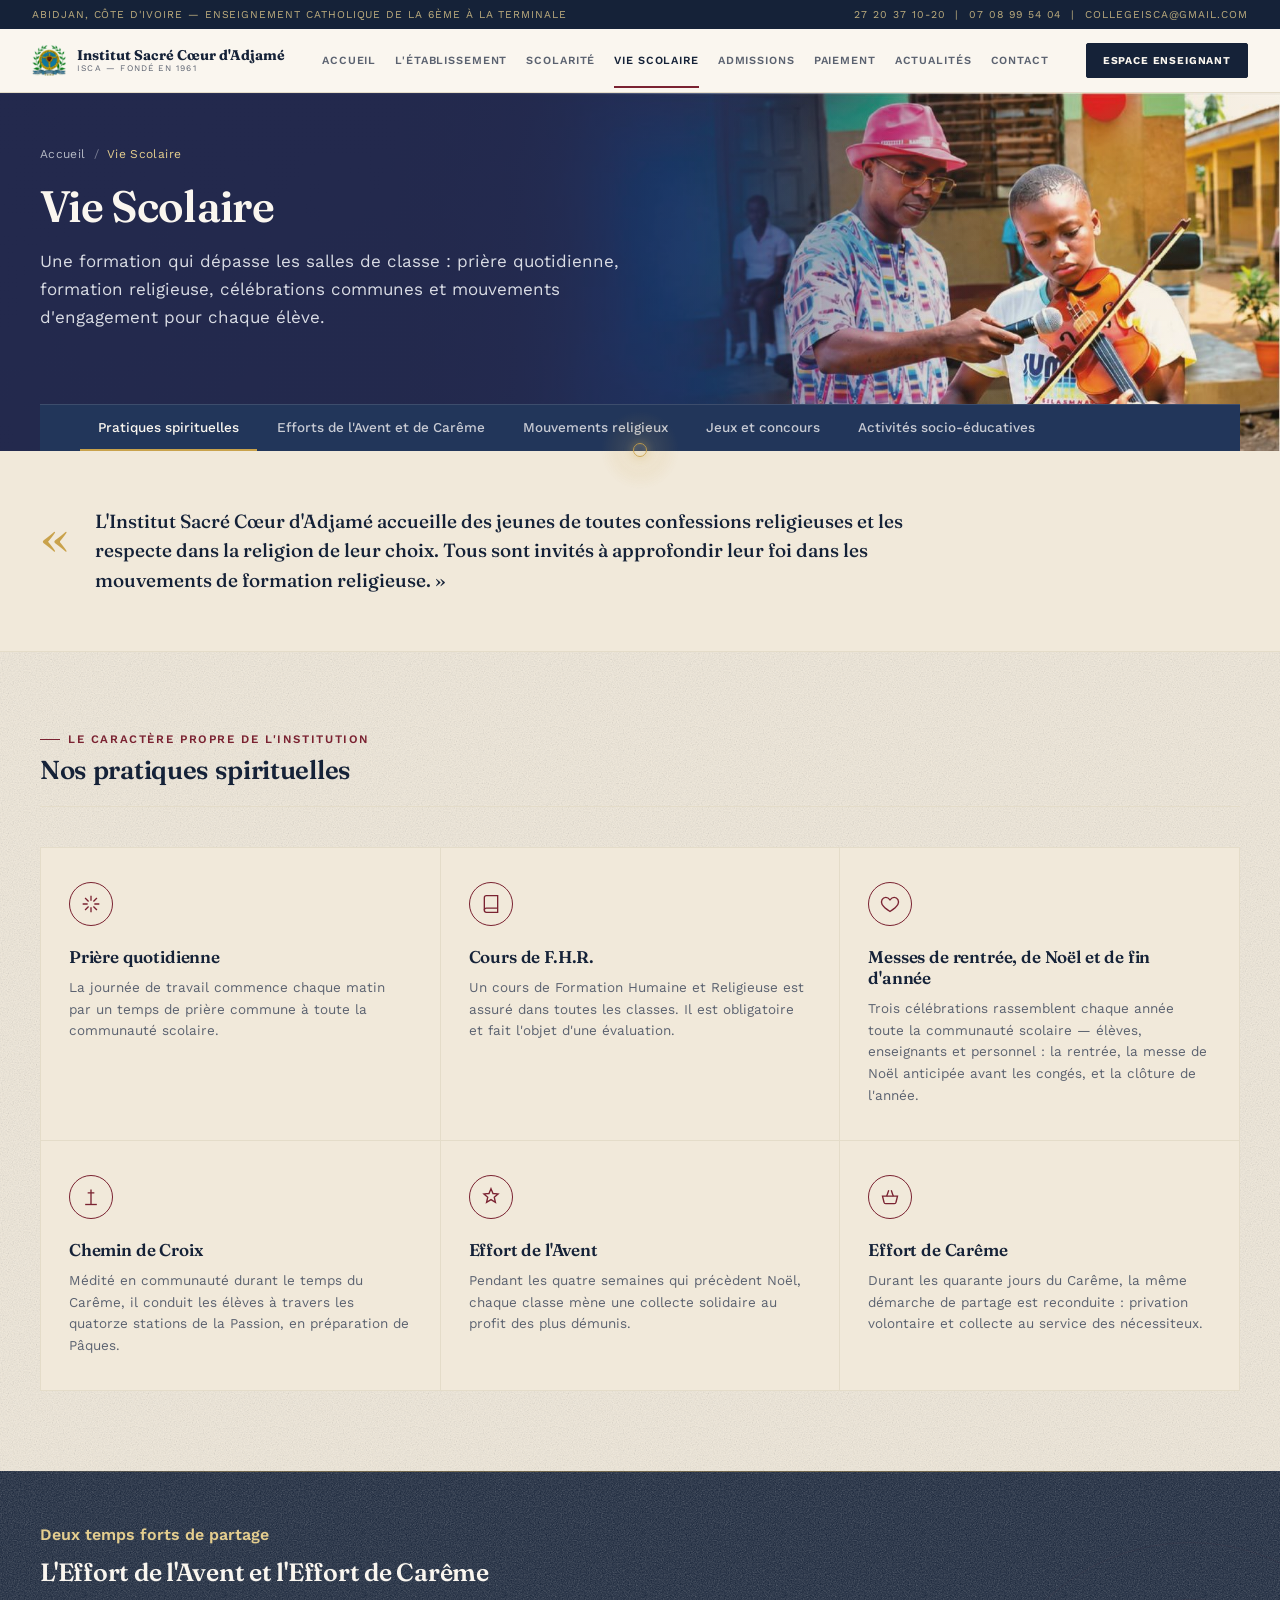
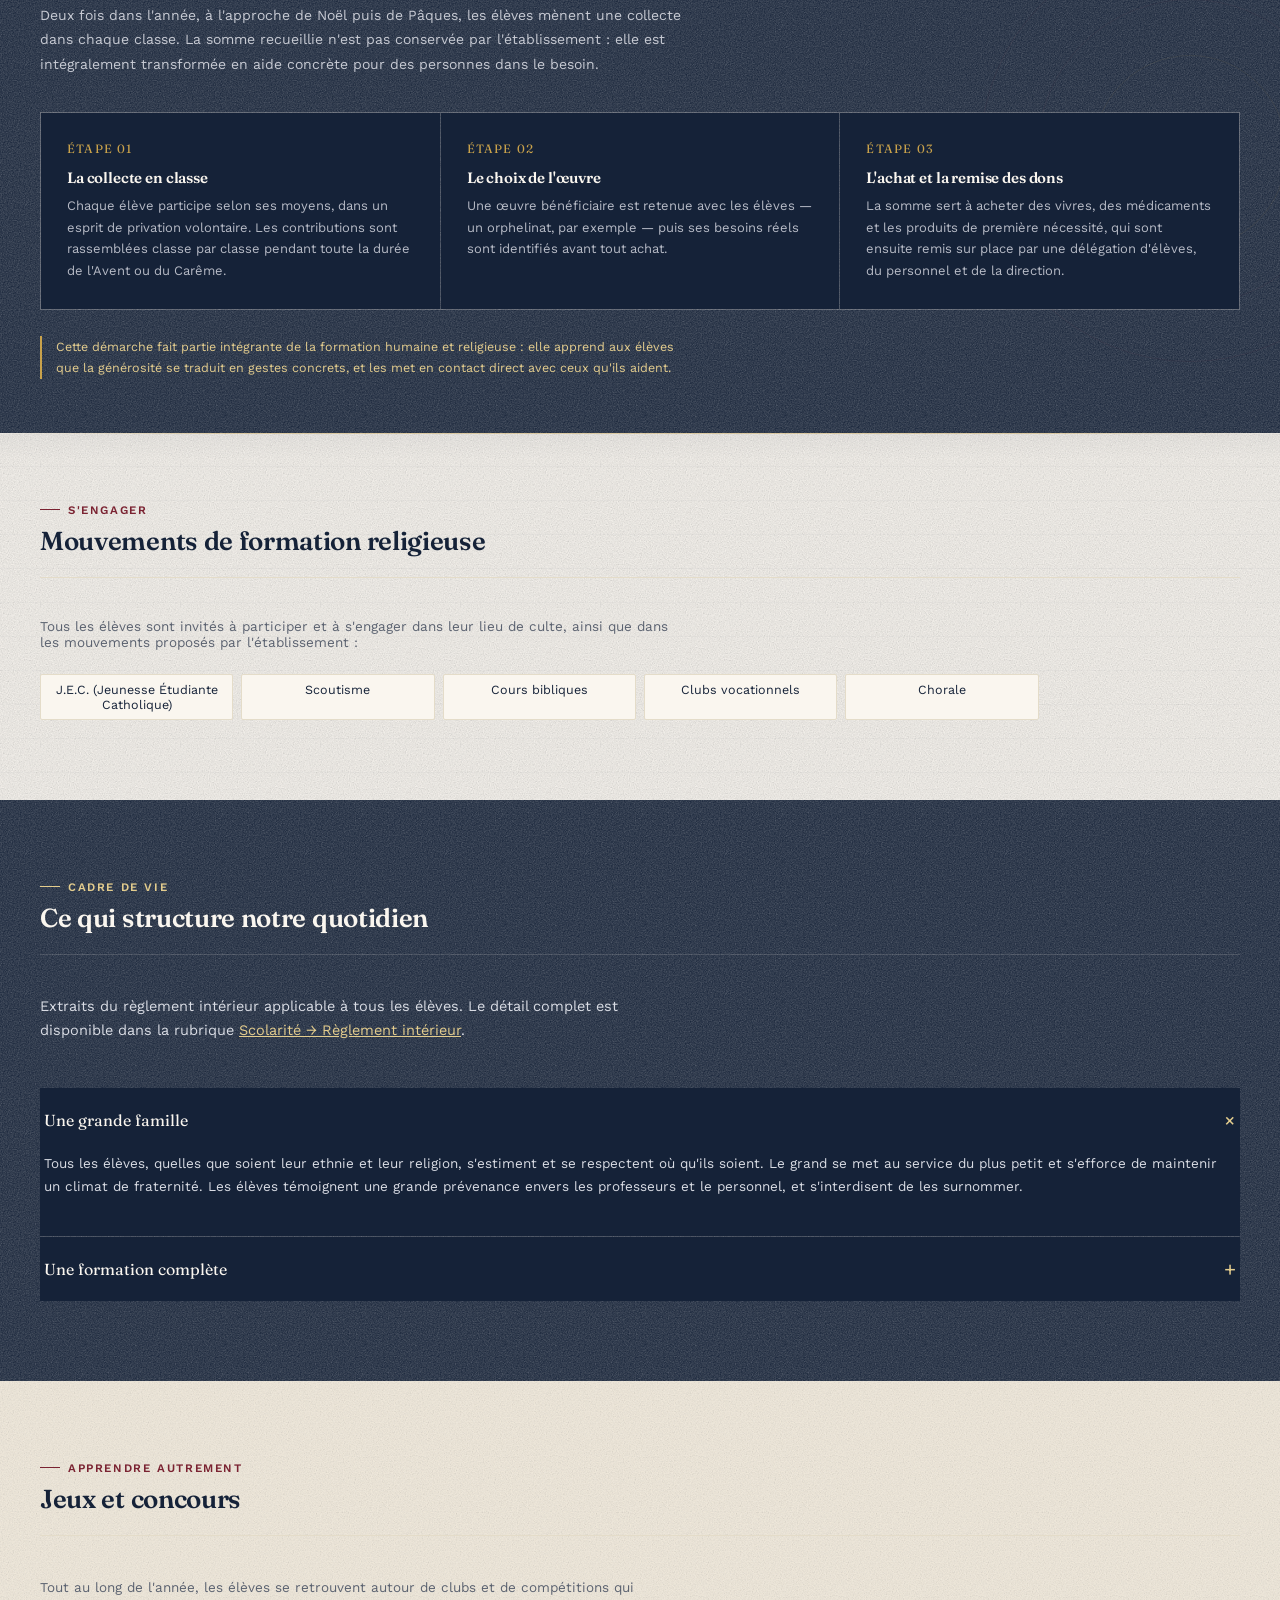
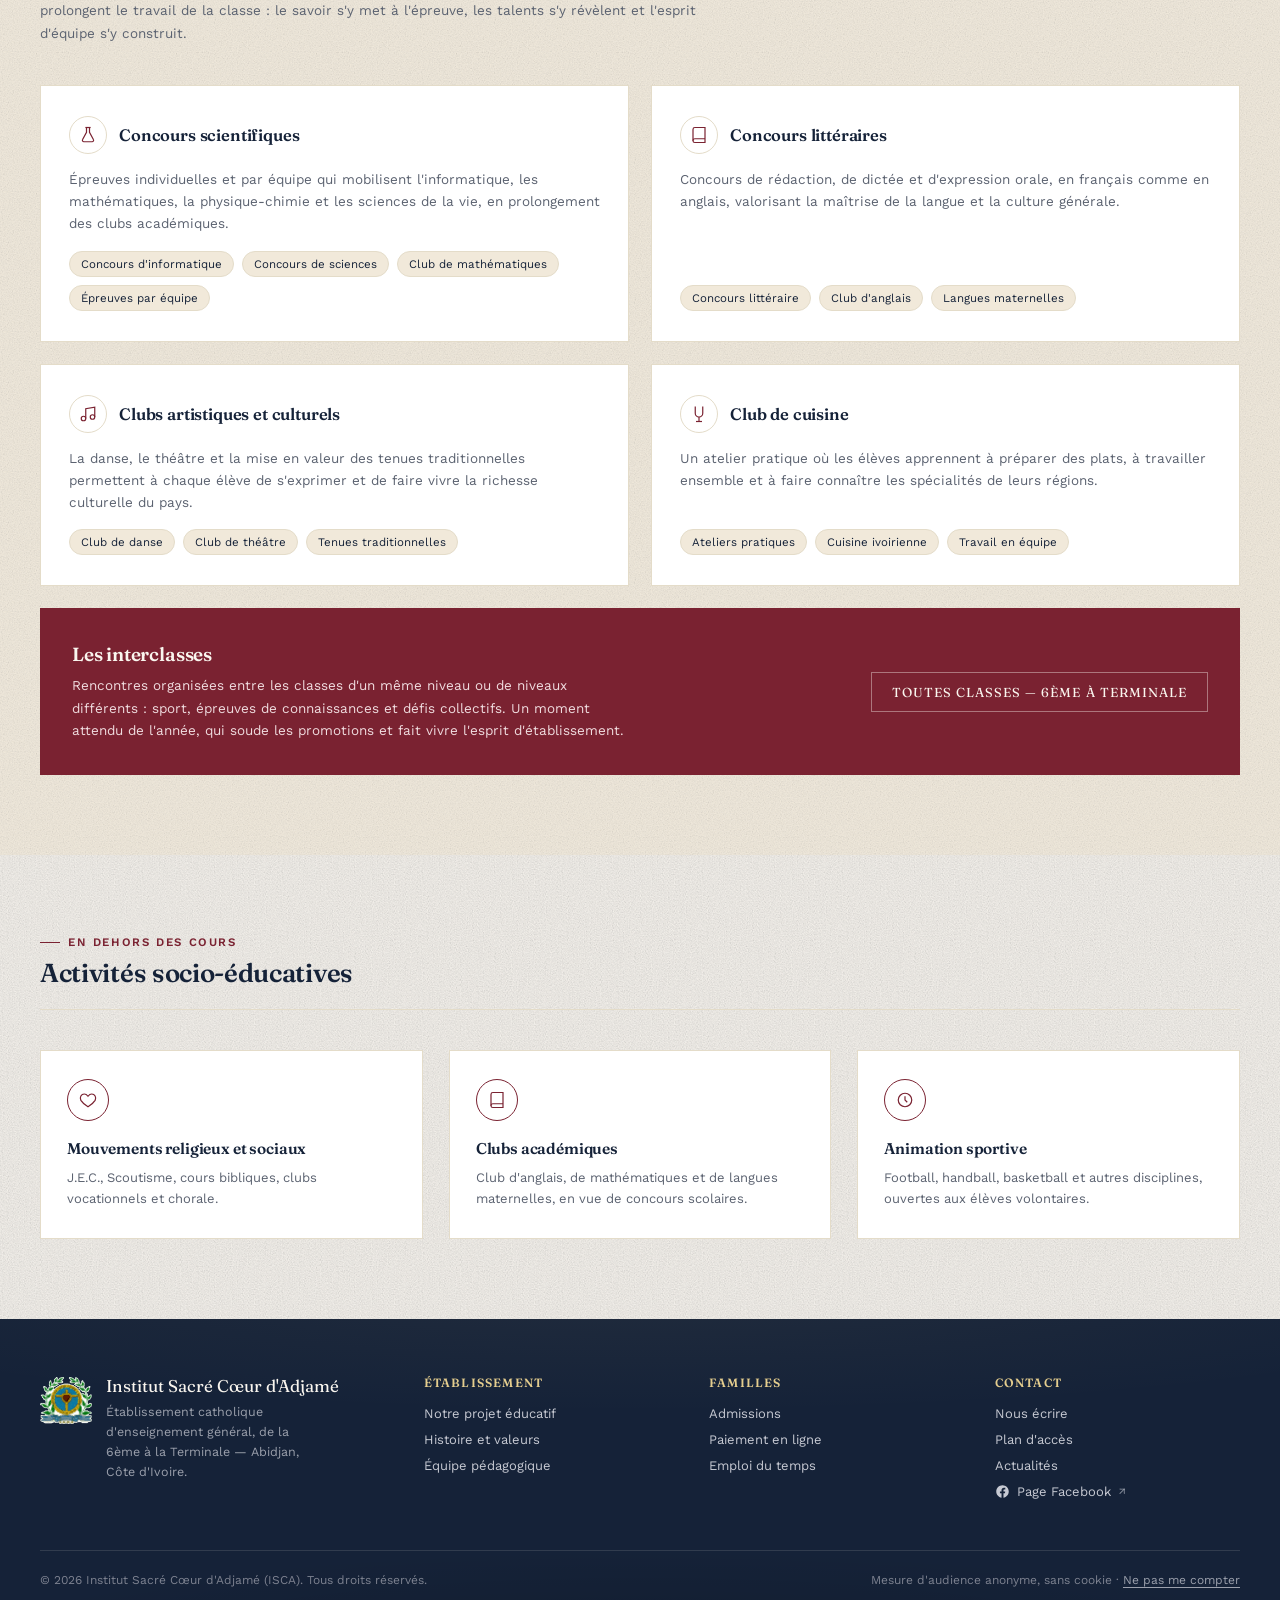
<file: vie-scolaire.html>
<!DOCTYPE html>
<html lang="fr">
<head>
<meta charset="UTF-8">
<meta name="viewport" content="width=device-width, initial-scale=1.0">
<title>Vie Scolaire — Institut Sacré Cœur d’Adjamé</title>
<meta name="description" content="Encadrement, activités, pastorale et règlement intérieur de l’ISCA.">
<meta property="og:title" content="Vie Scolaire — Institut Sacré Cœur d’Adjamé">
<meta property="og:description" content="Encadrement, activités, pastorale et règlement intérieur de l’ISCA.">
<meta property="og:type" content="website">
<link rel="icon" href="assets/images/Bandeau%20et%20logo/blason-isca.png">
<link rel="preconnect" href="https://fonts.googleapis.com">
<link rel="preconnect" href="https://fonts.gstatic.com" crossorigin>
<link href="https://fonts.googleapis.com/css2?family=Fraunces:opsz,wght@9..144,400;9..144,500;9..144,600;9..144,700&family=Work+Sans:wght@400;500;600;700&display=swap" rel="stylesheet">
<link rel="stylesheet" href="assets/css/01-fondations.css?v=20261118">
<link rel="stylesheet" href="assets/css/02-transport.css?v=20261118">
<link rel="stylesheet" href="assets/css/03-cartes.css?v=20261118">
<link rel="stylesheet" href="assets/css/04-charpente.css?v=20261118">
<link rel="stylesheet" href="assets/css/05-bandeaux.css?v=20261118">
<link rel="stylesheet" href="assets/css/06-interactions.css?v=20261118">
<link rel="stylesheet" href="assets/css/07-matieres.css?v=20261118">
<link rel="stylesheet" href="assets/css/08-espaces.css?v=20261118">
</head>
<body>


  <div class="topbar">
    <span>Abidjan, Côte d'Ivoire — Enseignement catholique de la 6ème à la Terminale</span>
    <span>27 20 37 10-20 &nbsp;|&nbsp; 07 08 99 54 04 &nbsp;|&nbsp; collegeisca@gmail.com</span>
  </div>

  <nav>
    <a class="brand" href="index.html">
      <img class="crest" src="assets/images/Bandeau%20et%20logo/blason-isca.png" alt="Emblème ISCA">
      <div class="brand-text">
        <div class="name">Institut Sacré Cœur d'Adjamé</div>
        <div class="tag">ISCA — Fondé en 1961</div>
      </div>
    </a>
    <div class="navlinks">
      <a data-nav="accueil" href="index.html">Accueil</a>
      <a data-nav="etablissement" href="etablissement.html">L'Établissement</a>
      <a data-nav="scolarite" href="scolarite.html">Scolarité</a>
      <a data-nav="vie-scolaire" href="vie-scolaire.html" class="active">Vie Scolaire</a>
      <a data-nav="admissions" href="admissions.html">Admissions</a>
      <a data-nav="paiement" href="paiement.html">Paiement</a>
      <a data-nav="actualites" href="actualites.html">Actualités</a>
      <a data-nav="contact" href="contact.html">Contact</a>
    </div>
    <a class="btn-connexion" data-nav="enseignant" href="espace-enseignant.html">Espace Enseignant</a>
  </nav>

  
<section class="page-section active" id="sec-vie-scolaire" data-key="vie-scolaire">


  <!-- ================= PAGE HERO ================= -->
  <header class="page-hero hero-vie-scolaire">
    <div class="breadcrumb"><a href="index.html">Accueil</a><span class="sep">/</span><span class="current">Vie Scolaire</span></div>
    <h1>Vie Scolaire</h1>
    <p class="lead">Une formation qui dépasse les salles de classe : prière quotidienne, formation religieuse, célébrations communes et mouvements d'engagement pour chaque élève.</p>
    <div class="subnav">
      <a href="#pratiques" class="active">Pratiques spirituelles</a>
      <a href="#solidarite">Efforts de l'Avent et de Carême</a>
      <a href="#mouvements">Mouvements religieux</a>
      <a href="#jeux">Jeux et concours</a>
      <a href="#activites">Activités socio-éducatives</a>
    </div>
  </header>

  <!-- ================= BANDEAU D'ACCUEIL INTERCONFESSIONNEL ================= -->
  <div class="welcome-strip">
    <span class="quote-mark">«</span>
    <p>L'Institut Sacré Cœur d'Adjamé accueille des jeunes de toutes confessions religieuses et les respecte dans la religion de leur choix. Tous sont invités à approfondir leur foi dans les mouvements de formation religieuse. »</p>
  </div>

  <!-- ================= PRATIQUES SPIRITUELLES ================= -->
  <section class="pillars-section" id="pratiques">
    <div class="section-head" style="border-bottom:1px solid var(--line);">
      <div>
        <div class="eyebrow"><span class="dash"></span> Le caractère propre de l'institution</div>
        <h2>Nos pratiques spirituelles</h2>
      </div>
    </div>
    <div class="pillars-grid">
      <div class="pillar">
        <div class="icon"><svg width="20" height="20" viewBox="0 0 24 24" fill="none" stroke="currentColor" stroke-width="1.6"><path d="M12 2v6M12 16v6M4.9 4.9l4.2 4.2M14.9 14.9l4.2 4.2M2 12h6M16 12h6M4.9 19.1l4.2-4.2M14.9 9.1l4.2-4.2"/></svg></div>
        <h3>Prière quotidienne</h3>
        <p>La journée de travail commence chaque matin par un temps de prière commune à toute la communauté scolaire.</p>
      </div>
      <div class="pillar">
        <div class="icon"><svg width="20" height="20" viewBox="0 0 24 24" fill="none" stroke="currentColor" stroke-width="1.6"><path d="M4 19.5A2.5 2.5 0 016.5 17H20"/><path d="M6.5 2H20v20H6.5A2.5 2.5 0 014 19.5v-15A2.5 2.5 0 016.5 2z"/></svg></div>
        <h3>Cours de F.H.R.</h3>
        <p>Un cours de Formation Humaine et Religieuse est assuré dans toutes les classes. Il est obligatoire et fait l'objet d'une évaluation.</p>
      </div>
      <div class="pillar">
        <div class="icon"><svg width="20" height="20" viewBox="0 0 24 24" fill="none" stroke="currentColor" stroke-width="1.6"><path d="M12 21s-7-4.35-9.5-8.5C.5 8.5 3 4 7 4c2 0 3.5 1 5 3 1.5-2 3-3 5-3 4 0 6.5 4.5 4.5 8.5C19 16.65 12 21 12 21z"/></svg></div>
        <h3>Messes de rentrée, de Noël et de fin d'année</h3>
        <p>Trois célébrations rassemblent chaque année toute la communauté scolaire — élèves, enseignants et personnel : la rentrée, la messe de Noël anticipée avant les congés, et la clôture de l'année.</p>
      </div>
      <div class="pillar">
        <div class="icon"><svg width="20" height="20" viewBox="0 0 24 24" fill="none" stroke="currentColor" stroke-width="1.6"><path d="M12 3v18M8 7h8"/><path d="M5 21h14"/></svg></div>
        <h3>Chemin de Croix</h3>
        <p>Médité en communauté durant le temps du Carême, il conduit les élèves à travers les quatorze stations de la Passion, en préparation de Pâques.</p>
      </div>
      <div class="pillar">
        <div class="icon"><svg width="20" height="20" viewBox="0 0 24 24" fill="none" stroke="currentColor" stroke-width="1.6"><path d="M12 2l2.4 5.8 6.1.5-4.6 4 1.4 6-5.3-3.2L6.7 18.3l1.4-6-4.6-4 6.1-.5z"/></svg></div>
        <h3>Effort de l'Avent</h3>
        <p>Pendant les quatre semaines qui précèdent Noël, chaque classe mène une collecte solidaire au profit des plus démunis.</p>
      </div>
      <div class="pillar">
        <div class="icon"><svg width="20" height="20" viewBox="0 0 24 24" fill="none" stroke="currentColor" stroke-width="1.6"><path d="M3 11h18l-1.8 7.3a2 2 0 01-2 1.7H6.8a2 2 0 01-2-1.7z"/><path d="M8 11L10.5 4M16 11L13.5 4"/></svg></div>
        <h3>Effort de Carême</h3>
        <p>Durant les quarante jours du Carême, la même démarche de partage est reconduite : privation volontaire et collecte au service des nécessiteux.</p>
      </div>
    </div>
  </section>


  <!-- ================= SOLIDARITÉ — EFFORTS DE L'AVENT ET DE CARÊME ================= -->
  <section class="solidarite" id="solidarite">
    <div class="seal-mark" aria-hidden="true"></div>
    <div class="sol-head">
      <div class="eyebrow"><span class="dash"></span> Deux temps forts de partage</div>
      <h2>L'Effort de l'Avent et l'Effort de Carême</h2>
      <p class="sol-lead">Deux fois dans l'année, à l'approche de Noël puis de Pâques, les élèves mènent une collecte dans chaque classe. La somme recueillie n'est pas conservée par l'établissement : elle est intégralement transformée en aide concrète pour des personnes dans le besoin.</p>
    </div>
    <div class="sol-steps">
      <div class="sol-step">
        <span class="n">ÉTAPE 01</span>
        <h3>La collecte en classe</h3>
        <p>Chaque élève participe selon ses moyens, dans un esprit de privation volontaire. Les contributions sont rassemblées classe par classe pendant toute la durée de l'Avent ou du Carême.</p>
      </div>
      <div class="sol-step">
        <span class="n">ÉTAPE 02</span>
        <h3>Le choix de l'œuvre</h3>
        <p>Une œuvre bénéficiaire est retenue avec les élèves — un orphelinat, par exemple — puis ses besoins réels sont identifiés avant tout achat.</p>
      </div>
      <div class="sol-step">
        <span class="n">ÉTAPE 03</span>
        <h3>L'achat et la remise des dons</h3>
        <p>La somme sert à acheter des vivres, des médicaments et les produits de première nécessité, qui sont ensuite remis sur place par une délégation d'élèves, du personnel et de la direction.</p>
      </div>
    </div>
    <p class="sol-note">Cette démarche fait partie intégrante de la formation humaine et religieuse : elle apprend aux élèves que la générosité se traduit en gestes concrets, et les met en contact direct avec ceux qu'ils aident.</p>
  </section>

  <!-- ================= MOUVEMENTS DE FORMATION RELIGIEUSE ================= -->
  <section class="timeline-section" id="mouvements" style="padding-top:70px;">
    <div class="section-head">
      <div>
        <div class="eyebrow"><span class="dash"></span> S'engager</div>
        <h2>Mouvements de formation religieuse</h2>
      </div>
    </div>
    <p style="font-size:13.5px;color:var(--ink-soft);max-width:640px;margin-top:16px;">Tous les élèves sont invités à participer et à s'engager dans leur lieu de culte, ainsi que dans les mouvements proposés par l'établissement :</p>
    <div class="class-chips" style="margin-top:24px;">
      <span class="puce-large">J.E.C. (Jeunesse Étudiante Catholique)</span>
      <span>Scoutisme</span>
      <span>Cours bibliques</span>
      <span>Clubs vocationnels</span>
      <span>Chorale</span>
    </div>
  </section>

  <!-- ================= RÈGLEMENT — RAPPEL VIE SCOLAIRE ================= -->
  <section class="team-section">
    <div class="section-head" style="border-bottom:1px solid rgba(250,246,239,.14);">
      <div>
        <div class="eyebrow"><span class="dash"></span> Cadre de vie</div>
        <h2>Ce qui structure notre quotidien</h2>
      </div>
    </div>
    <p class="lead">Extraits du règlement intérieur applicable à tous les élèves. Le détail complet est disponible dans la rubrique <a href="scolarite.html#vie-scolaire" style="color:var(--gold-soft);text-decoration:underline;">Scolarité → Règlement intérieur</a>.</p>
    <div class="accordion">
      <details class="acc-item" open>
        <summary>Une grande famille</summary>
        <div class="acc-body">
          <p>Tous les élèves, quelles que soient leur ethnie et leur religion, s'estiment et se respectent où qu'ils soient. Le grand se met au service du plus petit et s'efforce de maintenir un climat de fraternité. Les élèves témoignent une grande prévenance envers les professeurs et le personnel, et s'interdisent de les surnommer.</p>
        </div>
      </details>
      <details class="acc-item">
        <summary>Une formation complète</summary>
        <div class="acc-body">
          <p>Le règlement intérieur vise une formation intellectuelle, humaine, sociale et spirituelle. Chaque élève est accompagné dans l'ensemble de ces dimensions, en classe comme dans la vie de l'établissement.</p>
        </div>
      </details>
    </div>
  </section>


  <!-- ================= JEUX ET CONCOURS ================= -->
  <section class="jeux-section" id="jeux">
    <div class="section-head" style="border-bottom:1px solid var(--line);">
      <div>
        <div class="eyebrow"><span class="dash"></span> Apprendre autrement</div>
        <h2>Jeux et concours</h2>
      </div>
    </div>
    <p style="font-size:13.5px;color:var(--ink-soft);max-width:660px;margin-top:18px;line-height:1.7;">Tout au long de l'année, les élèves se retrouvent autour de clubs et de compétitions qui prolongent le travail de la classe : le savoir s'y met à l'épreuve, les talents s'y révèlent et l'esprit d'équipe s'y construit.</p>

    <div class="jeux-grid">
      <div class="jeu-card">
        <div class="jc-top">
          <div class="icon"><svg width="18" height="18" viewBox="0 0 24 24" fill="none" stroke="currentColor" stroke-width="1.6"><path d="M10 2v6.5L4.8 18a2 2 0 001.7 3h11a2 2 0 001.7-3L14 8.5V2"/><path d="M8.5 2h7"/></svg></div>
          <h3>Concours scientifiques</h3>
        </div>
        <p>Épreuves individuelles et par équipe qui mobilisent l'informatique, les mathématiques, la physique-chimie et les sciences de la vie, en prolongement des clubs académiques.</p>
        <div class="jeu-chips">
          <span>Concours d'informatique</span>
          <span>Concours de sciences</span>
          <span>Club de mathématiques</span>
          <span>Épreuves par équipe</span>
        </div>
      </div>

      <div class="jeu-card">
        <div class="jc-top">
          <div class="icon"><svg width="18" height="18" viewBox="0 0 24 24" fill="none" stroke="currentColor" stroke-width="1.6"><path d="M4 19.5A2.5 2.5 0 016.5 17H20"/><path d="M6.5 2H20v20H6.5A2.5 2.5 0 014 19.5v-15A2.5 2.5 0 016.5 2z"/></svg></div>
          <h3>Concours littéraires</h3>
        </div>
        <p>Concours de rédaction, de dictée et d'expression orale, en français comme en anglais, valorisant la maîtrise de la langue et la culture générale.</p>
        <div class="jeu-chips">
          <span>Concours littéraire</span>
          <span>Club d'anglais</span>
          <span>Langues maternelles</span>
        </div>
      </div>

      <div class="jeu-card">
        <div class="jc-top">
          <div class="icon"><svg width="18" height="18" viewBox="0 0 24 24" fill="none" stroke="currentColor" stroke-width="1.6"><path d="M9 18V5l12-2v13"/><circle cx="6" cy="18" r="3"/><circle cx="18" cy="16" r="3"/></svg></div>
          <h3>Clubs artistiques et culturels</h3>
        </div>
        <p>La danse, le théâtre et la mise en valeur des tenues traditionnelles permettent à chaque élève de s'exprimer et de faire vivre la richesse culturelle du pays.</p>
        <div class="jeu-chips">
          <span>Club de danse</span>
          <span>Club de théâtre</span>
          <span>Tenues traditionnelles</span>
        </div>
      </div>

      <div class="jeu-card">
        <div class="jc-top">
          <div class="icon"><svg width="18" height="18" viewBox="0 0 24 24" fill="none" stroke="currentColor" stroke-width="1.6"><path d="M7 2v9a5 5 0 0010 0V2"/><path d="M12 16v6"/><path d="M8 22h8"/></svg></div>
          <h3>Club de cuisine</h3>
        </div>
        <p>Un atelier pratique où les élèves apprennent à préparer des plats, à travailler ensemble et à faire connaître les spécialités de leurs régions.</p>
        <div class="jeu-chips">
          <span>Ateliers pratiques</span>
          <span>Cuisine ivoirienne</span>
          <span>Travail en équipe</span>
        </div>
      </div>
    </div>

    <div class="interclasses">
      <div>
        <h3>Les interclasses</h3>
        <p>Rencontres organisées entre les classes d'un même niveau ou de niveaux différents : sport, épreuves de connaissances et défis collectifs. Un moment attendu de l'année, qui soude les promotions et fait vivre l'esprit d'établissement.</p>
      </div>
      <span class="ic-badge">Toutes classes — 6ème à Terminale</span>
    </div>
  </section>

  <!-- ================= ACTIVITÉS SOCIO-ÉDUCATIVES ================= -->
  <section class="activites-section" id="activites">
    <div class="section-head">
      <div>
        <div class="eyebrow"><span class="dash"></span> En dehors des cours</div>
        <h2>Activités socio-éducatives</h2>
      </div>
    </div>
    <div class="activites-grid">
      <div class="activite-card">
        <div class="icon"><svg width="18" height="18" viewBox="0 0 24 24" fill="none" stroke="currentColor" stroke-width="1.6"><path d="M12 21s-7-4.35-9.5-8.5C.5 8.5 3 4 7 4c2 0 3.5 1 5 3 1.5-2 3-3 5-3 4 0 6.5 4.5 4.5 8.5C19 16.65 12 21 12 21z"/></svg></div>
        <h3>Mouvements religieux et sociaux</h3>
        <p>J.E.C., Scoutisme, cours bibliques, clubs vocationnels et chorale.</p>
      </div>
      <div class="activite-card">
        <div class="icon"><svg width="18" height="18" viewBox="0 0 24 24" fill="none" stroke="currentColor" stroke-width="1.6"><path d="M4 19.5A2.5 2.5 0 016.5 17H20"/><path d="M6.5 2H20v20H6.5A2.5 2.5 0 014 19.5v-15A2.5 2.5 0 016.5 2z"/></svg></div>
        <h3>Clubs académiques</h3>
        <p>Club d'anglais, de mathématiques et de langues maternelles, en vue de concours scolaires.</p>
      </div>
      <div class="activite-card">
        <div class="icon"><svg width="18" height="18" viewBox="0 0 24 24" fill="none" stroke="currentColor" stroke-width="1.6"><circle cx="12" cy="12" r="9"/><path d="M12 7v5l3 3"/></svg></div>
        <h3>Animation sportive</h3>
        <p>Football, handball, basketball et autres disciplines, ouvertes aux élèves volontaires.</p>
      </div>
    </div>
  </section>

  
  </section>
  
<footer>
    <div class="footer-top">
      <div class="footer-brand">
        <div class="crest-plate"><img src="assets/images/Bandeau%20et%20logo/blason-isca.png" alt="Emblème ISCA"></div>
        <div>
          <div class="name">Institut Sacré Cœur d'Adjamé</div>
          <p>Établissement catholique d'enseignement général, de la 6ème à la Terminale — Abidjan, Côte d'Ivoire.</p>
        </div>
      </div>
      <div class="footer-col">
        <h2>Établissement</h2>
        <a href="etablissement.html">Notre projet éducatif</a>
        <a href="etablissement.html">Histoire et valeurs</a>
        <a href="etablissement.html">Équipe pédagogique</a>
      </div>
      <div class="footer-col">
        <h2>Familles</h2>
        <a href="admissions.html">Admissions</a>
        <a href="paiement.html">Paiement en ligne</a>
        <a href="scolarite.html#emploi-du-temps">Emploi du temps</a>
      </div>
      <div class="footer-col">
        <h2>Contact</h2>
        <a href="contact.html">Nous écrire</a>
        <a href="contact.html#carte">Plan d'accès</a>
        <a href="actualites.html">Actualités</a>
        <a class="fb" href="https://www.facebook.com/share/g/1adZBdvJtT/" target="_blank" rel="noopener noreferrer"><svg class="ico-fb" width="15" height="15" viewBox="0 0 24 24" fill="currentColor" aria-hidden="true" focusable="false"><path d="M22 12.06C22 6.5 17.52 2 12 2S2 6.5 2 12.06c0 5 3.66 9.15 8.44 9.94v-7.03H7.9v-2.9h2.54V9.85c0-2.51 1.49-3.9 3.77-3.9 1.09 0 2.24.2 2.24.2v2.46h-1.26c-1.24 0-1.63.77-1.63 1.56v1.89h2.78l-.45 2.9h-2.33V22c4.78-.79 8.44-4.93 8.44-9.94z"/></svg><span class="fb-nom">Page Facebook</span><span aria-hidden="true">↗</span><span class="sr-only">(ouvre un nouvel onglet)</span></a>
      </div>
    </div>
    <div class="footer-bottom">
      <span>© 2026 Institut Sacré Cœur d'Adjamé (ISCA). Tous droits réservés.</span>
      <span class="stat-note">Mesure d'audience anonyme, sans cookie · <button type="button" class="stat-refus" data-stat-refus>Ne pas me compter</button></span>
    </div>
  </footer>

<script src="assets/js/commun.js?v=20261118"></script>
<script src="assets/js/stat.js?v=20261118" defer></script>
</body>
</html>
</file>
<file: assets/css/01-fondations.css>
/* ==========================================================
   Variables, remise a zero, typographie, systeme de mouvement
   Fichier 1 sur 8 - charge dans cet ordre par les pages.
   Ne pas reordonner : la cascade en depend.
   ========================================================== */

:root{
--navy:#152238;
    --navy-light:#22365A;
    --gold:#C9A24B;
    --gold-soft:#E4CD8E;
    --wine:#7A2231;
    --cream:#FAF6EF;
    --cream-deep:#F1E9DA;
    --ink:#20242C;
    --ink-soft:#5B6270;
    --line:#E4DCC9;
    --radius:2px;
--fl-navy:#1E335D;
    --fl-jaune:#F2DA1E;
    --fl-orange:#F08902;
    --fl-or:#C9A24B;
    /* ---------- Système de mouvement ISCA ----------
       Trois courbes, cinq durées. Toute animation du site puise ici.
       Le vocabulaire est celui de l'imprimé : l'encre se pose, le filet
       se trace, l'or capte la lumière. Rien ne rebondit, rien ne flotte. */
    --e-pose:cubic-bezier(.2,.72,.28,1);    /* l'encre se pose : décélération ferme, sans dépassement */
    --e-filet:cubic-bezier(.14,.86,.36,1);  /* le filet se trace : départ vif, fin longue */
    --e-presse:cubic-bezier(.42,0,.24,1);   /* la presse : symétrique, mécanique */
    --t-touche:130ms;   /* retour au doigt/clic — doit être imperceptible */
    --t-survol:230ms;   /* réaction au survol */
    --t-pose:430ms;     /* apparition d'un élément */
    --t-trace:700ms;    /* tracé d'un filet, d'une bordure */
    --t-compte:1150ms;  /* montée d'une barre, comptage d'un chiffre */
    /* Révélations au défilement : jetons distincts de --t-pose, qui reste
       à 430ms pour les survols et les changements d'état. Une entrée au
       défilement doit être nettement plus lente qu'une réaction au
       pointeur — elle accompagne la lecture, elle n'y répond pas. */
    --t-revele:1000ms;         /* entrée d'un conteneur */
    --t-revele-sortie:640ms;   /* sortie : plus courte que l'entrée */
}
*{
box-sizing:border-box;margin:0;padding:0;
}
body{
font-family:'Work Sans',sans-serif;
    color:var(--ink);
    background:var(--cream);
    -webkit-font-smoothing:antialiased;
}
h1,h2,h3,.display{
font-family:'Fraunces',serif;
    font-weight:600;
    letter-spacing:-0.01em;
}
a{
color:inherit;text-decoration:none;
}
img{
display:block;max-width:100%;
}
.seal{
width:46px;height:46px;border-radius:50%;
    border:1.5px solid currentColor;
    display:flex;align-items:center;justify-content:center;
    position:relative;flex-shrink:0;
}
.seal::before{
content:"";
    width:28px;height:28px;
    border:1px solid currentColor;
    border-radius:50%;
    position:absolute;
}
.seal svg{
width:16px;height:16px;position:relative;z-index:1;
}
.hero{
position:relative;
    background:var(--navy);
    color:var(--cream);
    overflow:hidden;
    min-height:520px;
    display:flex;align-items:stretch;
}
.hero::before{
content:"";
    position:absolute;inset:0;
    background:
      radial-gradient(circle at 82% 20%, rgba(201,162,75,.16), transparent 45%),
      radial-gradient(circle at 10% 90%, rgba(122,34,49,.28), transparent 50%);
}
.hero-grid{
position:relative;z-index:2;
    width:100%;
    display:grid;grid-template-columns:1.15fr .85fr;
    padding:0 40px;
    align-items:center;
    gap:40px;
}
.hero-eyebrow{
display:flex;align-items:center;gap:10px;
    font-size:12px;letter-spacing:.14em;text-transform:uppercase;
    color:var(--gold-soft);margin-bottom:22px;
}
.hero-eyebrow .dash{
width:26px;height:1px;background:var(--gold-soft);
}
.hero h1{
font-size:44px;line-height:1.12;color:var(--cream);
    max-width:520px;
    margin-bottom:20px;
}
.hero h1 em{
font-style:italic;color:var(--gold-soft);font-weight:500;
}
.hero p.lead{
font-size:15.5px;color:#D9DCE4;max-width:440px;line-height:1.6;margin-bottom:30px;
}
.hero-ctas{
display:flex;gap:14px;
}
.cta-primary{
background:var(--gold);color:var(--navy);
    padding:13px 26px;font-weight:600;font-size:14px;border-radius:var(--radius);
}
.cta-secondary{
border:1px solid rgba(250,246,239,.4);color:var(--cream);
    padding:13px 26px;font-weight:500;font-size:14px;border-radius:var(--radius);
}
.results-card{
background:rgba(250,246,239,.06);
    border:1px solid rgba(250,246,239,.18);
    backdrop-filter:blur(6px);
    border-radius:4px;
    padding:30px 28px;
}
.results-card .rc-head{
display:flex;justify-content:space-between;align-items:baseline;
    margin-bottom:20px;border-bottom:1px solid rgba(250,246,239,.15);padding-bottom:14px;
}
.results-card .rc-head .rc-title{
font-family:'Fraunces',serif;font-size:16px;color:var(--gold-soft);
}
.results-card .rc-head .rc-year{
font-size:11.5px;color:#B7BBC6;letter-spacing:.05em;
}
.rc-row{
display:flex;justify-content:space-between;align-items:center;padding:14px 0;border-bottom:1px solid rgba(250,246,239,.08);
}
.rc-row:last-child{
border-bottom:none;
}
.rc-exam{
font-size:13px;color:#D9DCE4;letter-spacing:.03em;
}
.rc-figures{
display:flex;align-items:baseline;gap:10px;
}
.rc-pct{
font-family:'Fraunces',serif;font-size:30px;color:var(--cream);
}
.rc-delta{
font-size:12px;color:#8FCB9A;font-weight:600;
}
.rc-delta.neutral{
color:var(--gold-soft);
}
.rc-foot{
margin-top:18px;font-size:12px;
}
.rc-foot a{
color:var(--gold-soft);border-bottom:1px solid rgba(228,205,142,.4);padding-bottom:1px;
}
.hero-dots{
position:absolute;bottom:26px;left:40px;z-index:3;
    display:flex;gap:8px;
position:absolute;bottom:26px;left:40px;z-index:5;display:flex;gap:8px;
}
.hero-dots span{
width:22px;height:2.5px;background:rgba(250,246,239,.3);
}
.hero-dots span.active{
background:var(--gold);
}
.hero-nav-arrows{
position:absolute;bottom:22px;right:40px;z-index:3;
    display:flex;gap:10px;
position:absolute;bottom:22px;right:40px;z-index:5;display:flex;gap:10px;
}
.hero-nav-arrows button{
width:34px;height:34px;border-radius:50%;
    border:1px solid rgba(250,246,239,.35);
    background:transparent;color:var(--cream);
    font-size:14px;cursor:pointer;
width:34px;height:34px;border-radius:50%;
    border:1px solid rgba(250,246,239,.35);background:transparent;color:var(--cream);
    font-size:14px;cursor:pointer;transition:background .22s ease, border-color .22s ease;
}
.flash{
background:var(--wine);color:var(--cream-deep);
    font-size:13px;padding:10px 40px;
    display:flex;align-items:center;gap:10px;
}
.flash .tag{
background:var(--gold);color:var(--navy);
    font-size:10.5px;font-weight:700;letter-spacing:.06em;
    padding:3px 8px;border-radius:2px;text-transform:uppercase;
}
/* Un bandeau arrive a echeance recoit l'attribut « hidden » (assets/js/accueil.js,
   data-jusqu-au). Sans cette regle, le display:flex ci-dessus l'emportait sur
   lui : le bandeau restait affiche apres sa date, avec ses annonces perimees. */
.flash[hidden]{display:none !important;}
section{
padding:74px 40px;
}
.section-head{
display:flex;justify-content:space-between;align-items:flex-end;
    margin-bottom:40px;border-bottom:1px solid var(--line);padding-bottom:20px;
}
.section-head .eyebrow{
font-size:11.5px;letter-spacing:.14em;text-transform:uppercase;color:var(--wine);margin-bottom:8px;
    display:flex;align-items:center;gap:8px;
}
.section-head .eyebrow .dash{
width:20px;height:1px;background:var(--wine);
}
.section-head h2{
font-size:29px;color:var(--navy);
}
.section-head .see-all{
font-size:13px;font-weight:600;color:var(--navy);border-bottom:1px solid var(--gold);padding-bottom:2px;
}
.quick-grid{
display:grid;grid-template-columns:repeat(4,1fr);gap:1px;
    background:var(--line);border:1px solid var(--line);
}
.quick-card{
background:var(--cream);padding:32px 26px;
    transition:background .2s ease;
}
.quick-card:hover{
background:var(--cream-deep);
}
.quick-card .num{
font-family:'Fraunces',serif;font-size:13px;color:var(--gold);
    letter-spacing:.06em;margin-bottom:18px;display:block;
}
.quick-card h3{
font-size:17px;color:var(--navy);margin-bottom:10px;
}
.quick-card p{
font-size:13px;color:var(--ink-soft);line-height:1.55;margin-bottom:16px;
}
.quick-card .go{
font-size:12.5px;font-weight:600;color:var(--wine);
}
.news-grid{
display:grid;grid-template-columns:1.3fr 1fr 1fr;gap:28px;
}
.news-card{
border:1px solid var(--line);background:#fff;
}
.news-card .thumb{
height:230px;
    background:linear-gradient(135deg,var(--navy) 0%, var(--navy-light) 60%, var(--wine) 130%);
    position:relative;
}
.news-card:nth-child(2) .thumb{
background:linear-gradient(135deg,var(--wine) 0%, #8f3040 60%, var(--gold) 140%);
}
.news-card:nth-child(3) .thumb{
background:linear-gradient(135deg,var(--gold-soft) 0%, var(--gold) 70%, var(--navy) 150%);
}
.news-body{
padding:22px;
}
.news-date{
font-size:11px;letter-spacing:.08em;text-transform:uppercase;color:var(--ink-soft);margin-bottom:10px;
}
.news-card h3{
font-size:16.5px;color:var(--navy);line-height:1.35;margin-bottom:10px;
}
.news-card p{
font-size:13px;color:var(--ink-soft);line-height:1.5;
}
/* Le declencheur de la fenetre du mot du Directeur, sous le texte de
   la carte « Salut aux couleurs ». Meme famille que .doc-card .dl-link
   pour la couleur et le soulignement anime ; un <button>, pas un
   <a>, puisqu'il n'y a plus de page a atteindre — d'ou la remise a
   zero du fond, de la bordure et du curseur qu'un bouton porte par
   defaut. */
.news-body .dl-link{
display:inline-block;margin-top:12px;font-size:12.5px;font-weight:600;color:var(--wine);
    background:none;border:none;padding:0;font-family:inherit;cursor:pointer;text-align:left;
}
.spirit-band{
background:var(--cream-deep);
    padding:70px 40px;
    display:grid;grid-template-columns:.9fr 1.1fr;gap:60px;align-items:center;
}
.spirit-band .seal{
color:var(--wine);width:56px;height:56px;margin-bottom:22px;
}
.spirit-band .seal::before{
width:34px;height:34px;
}
.spirit-band h2{
font-size:27px;color:var(--navy);margin-bottom:16px;line-height:1.25;
}
.spirit-band p{
font-size:14.5px;color:var(--ink-soft);line-height:1.7;max-width:440px;
}
.spirit-list{
display:flex;flex-direction:column;gap:0;
}
.spirit-row{
display:flex;justify-content:space-between;align-items:center;
    padding:20px 0;border-bottom:1px solid var(--line);
}
.spirit-row:first-child{
border-top:1px solid var(--line);
}
.spirit-row .label{
font-size:15px;color:var(--navy);font-weight:500;
}
.spirit-row .arrow{
color:var(--wine);font-size:16px;
}
footer{
background:var(--navy);color:#B7BBC6;padding:56px 40px 26px;
}
.footer-top{
display:grid;grid-template-columns:1.4fr 1fr 1fr 1fr;gap:40px;
    padding-bottom:40px;border-bottom:1px solid rgba(250,246,239,.12);
}
.footer-brand{
display:flex;gap:14px;align-items:flex-start;
}
.footer-brand .crest-plate{
/* Le disque crème plein servait à masquer le fond blanc opaque du
   fichier PNG. Le blason étant désormais détouré, il n'a plus lieu
   d'être : reste un simple anneau or, qui pose la marque sur le
   marine sans lui coller une pastille. */
    background:transparent;border:0;box-shadow:none;
    width:52px;height:52px;flex-shrink:0;
    display:flex;align-items:center;justify-content:center;
    padding:0;
}
.footer-brand .crest-plate img{
width:100%;height:100%;object-fit:contain;
}
.footer-brand .name{
font-family:'Fraunces',serif;color:var(--cream);font-size:17px;margin-bottom:6px;
}
.footer-brand p{
font-size:12.5px;line-height:1.6;color:#9BA0AC;max-width:220px;
}
.footer-col h2{
font-size:12px;letter-spacing:.1em;text-transform:uppercase;color:var(--gold-soft);margin-bottom:16px;
}
.footer-col a{
display:block;font-size:13px;color:#C7CAD3;margin-bottom:11px;
}
.footer-bottom{
display:flex;justify-content:space-between;
    font-size:12px;color:#7D8290;padding-top:22px;
}
@media(max-width:1000px){
.hero-grid{grid-template-columns:1fr;}
    .results-card{display:none;}
    .quick-grid{grid-template-columns:repeat(2,1fr);}
    .news-grid{grid-template-columns:1fr;}
    .spirit-band{grid-template-columns:1fr;gap:30px;}
    .navlinks{display:none;}
    .footer-top{grid-template-columns:1fr 1fr;gap:30px;}
.lucarnes-grid{grid-template-columns:1fr;}
.director{grid-template-columns:1fr;}
    .pillars-grid{grid-template-columns:1fr;}
    .stats-row{grid-template-columns:1fr 1fr;}
    .infra-grid{grid-template-columns:1fr 1fr;}
.cycles-grid{grid-template-columns:1fr;}
    .results-cards{grid-template-columns:1fr;}
    .vie-grid{grid-template-columns:1fr;}
    .subnav{overflow-x:auto;}
.pillars-grid{grid-template-columns:1fr;}
    .activites-grid{grid-template-columns:1fr;}
    .welcome-strip{flex-direction:column;gap:10px;}
.sol-steps{grid-template-columns:1fr;}
    .jeux-grid{grid-template-columns:1fr;}
.cond-grid{grid-template-columns:1fr;}
    .dossier-grid{grid-template-columns:1fr;}
    .cal-steps{grid-template-columns:1fr 1fr;}
.tests-grid{grid-template-columns:1fr;}
.pay-methods{grid-template-columns:repeat(2,1fr);}
    .pay-form .pf-two{grid-template-columns:1fr;}
    .amount-due{flex-direction:column;align-items:flex-start;}
.featured-card{grid-template-columns:1fr;}
    .news-list-grid{grid-template-columns:1fr;}
.info-grid{grid-template-columns:1fr 1fr;}
    .contact-main-grid{grid-template-columns:1fr;}
    .cf-two{grid-template-columns:1fr;}
.slot{grid-template-columns:90px 1fr auto;}
}
.lucarnes-section{
padding:74px 40px;background:var(--cream-deep);
}
.lucarnes-grid{
display:grid;grid-template-columns:repeat(3,1fr);gap:20px;margin-top:38px;
}
.lucarne{
background:#fff;border:1px solid var(--line);border-top:3px solid var(--gold);
    padding:28px 26px;display:flex;flex-direction:column;
}
.lucarne .lc-tag{
font-size:10.5px;letter-spacing:.1em;text-transform:uppercase;font-weight:700;
    color:var(--wine);margin-bottom:12px;
}
.lucarne h3{
font-size:17px;color:var(--navy);margin-bottom:10px;line-height:1.3;
}
.lucarne p{
font-size:13.5px;color:var(--ink-soft);line-height:1.65;margin-bottom:16px;
}
.lucarne .lc-facts{
border-top:1px solid var(--line);padding-top:14px;margin-bottom:16px;
}
.lucarne .lc-fact{
display:flex;justify-content:space-between;gap:12px;font-size:12.5px;padding:5px 0;
}
.lucarne .lc-fact span:first-child{
color:var(--ink-soft);
}
.lucarne .lc-fact span:last-child{
color:var(--navy);font-weight:600;text-align:right;
}
.lucarne .lc-link{
margin-top:auto;font-size:12.5px;font-weight:600;color:var(--wine);
    border-bottom:1px solid var(--gold);padding-bottom:2px;align-self:flex-start;
}
.hero h1.hero-quote{
font-style:normal;
}
.hero-attrib{
font-size:12px;letter-spacing:.14em;text-transform:uppercase;color:var(--gold-soft);
    margin:-6px 0 20px;position:relative;padding-left:34px;
}
.hero-attrib::before{
content:"";position:absolute;left:0;top:50%;width:24px;height:1px;background:var(--gold-soft);opacity:.7;
}
.hero-slider{
position:relative;background:var(--navy);overflow:hidden;
}
.hero-slides{
position:relative;width:100%;
    transition:height .55s cubic-bezier(.22,.68,.32,1);
--banniere-h:13cm;
transition:height .55s cubic-bezier(.22,.68,.32,1);
}
/* Diapositives : fondu enchaîné. La sortante s'efface pendant que
   l'entrante apparaît, sans aucun déplacement. */
.hero-slide{
position:absolute;top:0;left:0;width:100%;height:100%;
    opacity:0;pointer-events:none;
    transition:opacity .9s ease-in-out;
    will-change:opacity;
}
.hero-slide.is-active{
opacity:1;pointer-events:auto;
}
.hero-slide.hero{
min-height:520px;
height:auto;min-height:100%;
    display:flex;flex-direction:column;justify-content:center;
    padding-top:34px;padding-bottom:44px;
}
.hero-slide.media-slide{
height:100%;
background:var(--navy);height:100%;
    display:flex;align-items:center;justify-content:center;
    padding:0 0 58px;   /* seule la bande des contrôles reste réservée */
}
.hero-slide.media-slide img{
display:block;width:100%;height:100%;
    object-fit:contain;cursor:zoom-in;
}
.hero-slide.media-slide .ms-hint{
position:absolute;left:0;right:0;bottom:0;height:58px;
    display:flex;align-items:center;justify-content:center;gap:8px;
    color:#B7BBC6;font-size:12px;letter-spacing:.05em;pointer-events:none;
}
.hero-slide.media-slide .ms-hint b{
color:var(--gold-soft);font-weight:600;
}
.hero-dots button{
width:22px;height:2.5px;padding:0;border:none;background:rgba(250,246,239,.32);
    cursor:pointer;transition:background .25s ease, width .25s ease;
}
.hero-dots button:hover{
background:rgba(250,246,239,.6);
}
.hero-dots button.active{
background:var(--gold);width:34px;
}
.hero-nav-arrows button:hover{
background:rgba(250,246,239,.14);border-color:var(--gold);
}
.hero-progress{
position:absolute;left:0;bottom:0;height:2px;width:100%;
    background:rgba(250,246,239,.12);z-index:5;
}
.hero-progress i{
display:block;height:100%;width:0;background:var(--gold);
    transition:width .18s linear;
}
.lightbox{
position:fixed;inset:0;z-index:400;background:rgba(12,18,30,.94);
    display:none;align-items:center;justify-content:center;padding:24px;
    overflow:auto;
}
.lightbox.open{
display:flex;
}
.lightbox img{
max-width:100%;max-height:92vh;height:auto;width:auto;display:block;
}
.lightbox .lb-close{
position:fixed;top:20px;right:24px;width:40px;height:40px;border-radius:50%;
    border:1px solid rgba(250,246,239,.4);background:transparent;color:var(--cream);
    font-size:17px;cursor:pointer;
}
/* ==================================================================
   Fenetre du mot du Directeur (assets/js/actualites.js)
   ------------------------------------------------------------------
   Meme squelette que .lightbox juste au-dessus (voile plein ecran,
   classe .open pour afficher, fermeture par la croix / un clic a cote
   / Echap) mais un fond nettement plus clair : on lit un texte ici,
   pas une photographie, et un noir quasi opaque genait la lecture de
   la page derriere sans rien apporter.
   ================================================================== */
.dir-modal{
position:fixed;inset:0;z-index:410;background:rgba(21,34,56,.55);
    display:none;align-items:center;justify-content:center;padding:24px;
}
.dir-modal.open{
display:flex;
}
.dir-modal-card{
background:var(--cream);border-radius:14px;width:100%;max-width:720px;
    max-height:85vh;position:relative;display:flex;flex-direction:column;
    box-shadow:0 34px 70px -28px rgba(12,18,30,.55);
}
.dir-modal-close{
position:absolute;top:14px;right:14px;width:38px;height:38px;border-radius:50%;
    border:1px solid var(--line);background:#fff;color:var(--navy);
    font-size:15px;cursor:pointer;z-index:1;
    transition:background var(--t-survol) var(--e-pose);
}
.dir-modal-close:hover{background:var(--cream-deep);}
.dir-modal-corps{
padding:46px 46px 40px;overflow-y:auto;
}
.dir-modal-corps .eyebrow{
font-size:11.5px;letter-spacing:.14em;text-transform:uppercase;color:var(--wine);
    margin-bottom:14px;display:flex;align-items:center;gap:8px;
}
.dir-modal-corps .eyebrow .dash{
width:20px;height:1px;background:var(--wine);
}
.dir-modal-corps h2{
font-family:'Fraunces',serif;font-size:25px;color:var(--navy);margin-bottom:6px;
}
.dir-modal-date{
font-size:12px;color:var(--ink-soft);font-style:italic;margin-bottom:26px;
}
.dir-modal-salut, .dir-modal-corps p{
font-family:'Work Sans',sans-serif;font-size:14.5px;line-height:1.75;
    color:var(--ink-soft);margin-bottom:15px;
}
.dir-modal-salut{
font-weight:600;color:var(--wine);
}
.dir-modal-signature{
margin-top:10px;color:var(--navy);
}
@media(max-width:620px){
.dir-modal{padding:0;}
    .dir-modal-card{max-width:100%;height:100%;max-height:100%;border-radius:0;}
    .dir-modal-corps{padding:58px 22px 34px;}
}
@media(max-width:900px){
.hero-slide.media-slide{padding:16px 20px 64px;}
    .hero-dots{left:20px;bottom:18px;}
    .hero-nav-arrows{right:20px;bottom:14px;}
    .hero-slide.media-slide .ms-caption{padding:34px 20px 46px;font-size:11.5px;}
.hero-slider:hover{transform:none;box-shadow:none;}  /* pas de survol au tactile */
.edt-frame{height:13cm;}
    .edt-table{min-width:760px;}
}
@media(max-width:620px){
.hero-slide.media-slide .ms-hint{font-size:10.5px;justify-content:flex-start;padding-left:20px;}
}
.flash .tag-blink{
animation:tagBlink 1.6s ease-in-out infinite;
}
@keyframes tagBlink{
0%,100%{opacity:1;}
    45%{opacity:.28;}
    55%{opacity:.28;}
}
/* Le carrousel d'accueil ne reagit plus au survol.
   Il se soulevait de 5px, grandissait de 1,2% et s'eclaircissait
   legerement quand le curseur le touchait. Sur une affiche portant des
   tarifs et des dates, ce mouvement se lisait comme un defaut plutot
   que comme une reaction : les bandeaux des autres rubriques, eux, sont
   parfaitement fixes. Le carrousel se tient donc immobile comme eux. */
@media(prefers-reduced-motion:reduce){
.flash .tag-blink{animation:none;}
}
.flyer-pano{
position:relative;width:100%;height:100%;overflow:hidden;
    background:var(--fl-navy);color:#fff;
    font-family:'Work Sans',sans-serif;
    container-type:size;
}
.fp-photo{
position:absolute;top:0;right:0;bottom:25%;width:39%;
    background-size:cover;background-position:center 26%;
    clip-path:ellipse(118% 132% at 100% 44%);
}
.fp-photo::after{
content:"";position:absolute;inset:0;
    box-shadow:inset 6px 0 0 -1px var(--fl-or);
    clip-path:ellipse(118% 132% at 100% 44%);
}
.fp-main{
position:absolute;left:0;top:0;bottom:25%;width:61%;
    display:flex;flex-direction:column;justify-content:center;
    gap:18px;gap:3.6cqh;
    padding:0 30px;padding:0 6cqh;
}
.fp-head{
display:flex;align-items:center;gap:14px;gap:2.8cqh;
}
.fp-head img{
width:70px;width:15cqh;height:auto;flex-shrink:0;border-radius:2px;
}
.fp-rule{
width:3px;align-self:stretch;background:var(--fl-or);flex-shrink:0;
}
.fp-title{
line-height:1;min-width:0;
}
.fp-title .l1,.fp-title .l2{
display:block;font-weight:700;letter-spacing:-.015em;
    font-size:50px;font-size:10.4cqh;white-space:nowrap;
}
.fp-title .l1{
color:var(--fl-jaune);
}
.fp-title .l2{
color:var(--fl-orange);margin-top:.04em;
}
.fp-title .l3{
display:block;font-weight:600;color:#fff;
    font-size:18px;font-size:3.8cqh;margin-top:.55em;line-height:1.2;
}
.fp-list{
list-style:none;padding:0;margin:0;display:flex;flex-direction:column;gap:9px;gap:1.9cqh;
}
.fp-list li{
display:flex;align-items:center;gap:11px;gap:2.2cqh;
    font-size:19px;font-size:4cqh;font-weight:600;color:#fff;line-height:1.2;
}
.fp-list li::before{
content:"";width:8px;height:8px;width:1.6cqh;height:1.6cqh;
    background:#fff;flex-shrink:0;
}
.fp-strip{
position:absolute;left:0;right:0;bottom:0;height:25%;
    background:#fff;color:var(--fl-navy);align-content:center;
    display:grid;grid-template-columns:repeat(4,1fr);
    padding:9px 30px;padding:1.9cqh 6cqh;gap:12px;gap:2.4cqh;
}
.fp-col{
display:flex;flex-direction:column;min-width:0;
}
.fp-col h4{
background:var(--fl-navy);color:var(--fl-orange);
    font-size:14px;font-size:2.9cqh;font-weight:700;text-align:center;
    padding:4px 6px;padding:.8cqh 1.2cqh;margin-bottom:6px;margin-bottom:1.3cqh;
    line-height:1.15;
}
.fp-col.alt h4{
background:#fff;text-align:left;padding-left:0;
}
.fp-col .body{
display:flex;align-items:flex-start;gap:8px;gap:1.6cqh;flex:1;min-height:0;
}
.fp-col .dot{
width:13px;height:13px;width:2.6cqh;height:2.6cqh;border-radius:50%;
    background:var(--fl-navy);flex-shrink:0;margin-top:1px;
}
.fp-col .txt{
border-left:2px solid var(--fl-or);padding-left:8px;padding-left:1.6cqh;
    font-size:12.5px;font-size:2.6cqh;font-weight:700;line-height:1.3;color:var(--fl-navy);min-width:0;
}
.fp-col .txt span{
display:block;font-weight:600;
}
.fp-col .txt em{
font-style:normal;color:var(--fl-orange);font-weight:700;
}
@container (max-aspect-ratio: 3/2){
.fp-photo{width:100%;bottom:auto;height:19%;clip-path:none;}
    .fp-photo::after{clip-path:none;box-shadow:inset 0 -4px 0 var(--fl-or);}
    .fp-main{top:19%;width:100%;bottom:38%;gap:1.6cqh;padding:0 4cqh;justify-content:center;}
    .fp-head{gap:2cqh;}
    .fp-head img{width:8.5cqh;}
    .fp-title .l1,.fp-title .l2{font-size:6.4cqh;}
    .fp-title .l3{font-size:2.5cqh;margin-top:.4em;}
    .fp-list{gap:1cqh;}
    .fp-list li{font-size:2.6cqh;gap:1.3cqh;}
    .fp-list li::before{width:1.1cqh;height:1.1cqh;}
    .fp-strip{height:38%;grid-template-columns:repeat(2,1fr);padding:1.6cqh 4cqh;gap:1.4cqh 2cqh;}
    .fp-col h4{font-size:2.2cqh;margin-bottom:.8cqh;}
    .fp-col .txt{font-size:2cqh;padding-left:1.2cqh;}
    .fp-col .dot{width:1.9cqh;height:1.9cqh;}
}
.page-hero{
background:var(--navy);color:var(--cream);
    padding:54px 40px 60px;
    position:relative;overflow:hidden;
}
.page-hero::before{
content:"";position:absolute;inset:0;
    background:radial-gradient(circle at 88% 10%, rgba(201,162,75,.18), transparent 45%);
}
.breadcrumb{
position:relative;z-index:2;
    font-size:12px;color:#B7BBC6;letter-spacing:.03em;margin-bottom:18px;
}
.breadcrumb a{
color:#B7BBC6;
}
.breadcrumb .sep{
margin:0 8px;opacity:.6;
}
.breadcrumb .current{
color:var(--gold-soft);
}
.page-hero h1{
position:relative;z-index:2;font-size:38px;color:var(--cream);max-width:640px;margin-bottom:14px;
}
.page-hero .lead{
position:relative;z-index:2;font-size:15px;color:#D9DCE4;max-width:560px;line-height:1.65;
}
.director{
padding:80px 40px;
    display:grid;grid-template-columns:1.38fr .62fr;gap:56px;align-items:start;
}
.director-portrait{
aspect-ratio:3/3.6;
    background:linear-gradient(160deg,var(--navy) 0%, var(--navy-light) 55%, var(--wine) 130%);
    border-radius:2px;position:relative;overflow:hidden;
    display:flex;align-items:flex-end;padding:22px;
}
/* Le degrade sert de fond tant qu'aucune photographie n'est fournie :
   « initials » (les initiales geantes) n'a de sens que sur ce fond, et
   disparait donc avec lui des qu'une vraie photo remplit le cadre. */
.director-portrait img{
position:absolute;inset:0;width:100%;height:100%;object-fit:cover;
    object-position:50% 22%;
}
.director-portrait .initials{
font-family:'Fraunces',serif;font-size:64px;color:rgba(250,246,239,.14);
    position:absolute;top:20px;left:22px;
}
.director-portrait .cap{
background:rgba(21,34,56,.55);backdrop-filter:blur(4px);
    color:var(--cream);padding:14px 16px;width:100%;
    border-left:2px solid var(--gold);
    /* L'image du directeur est en position absolue : sans « position »
       ici, ce bandeau resterait dans le flux normal et l'image, elle
       positionnee, passerait devant lui a l'affichage. */
    position:relative;z-index:1;
}
.director-portrait .cap .n{
font-family:'Fraunces',serif;font-size:15px;margin-bottom:2px;
}
.director-portrait .cap .r{
font-size:11.5px;color:var(--gold-soft);letter-spacing:.04em;text-transform:uppercase;
}
.director-quote{
/* Le filet dore marque la transition vers la photographie : a droite
   maintenant que le texte passe a gauche et le portrait a droite. */
position:relative;padding-right:26px;
}
.director-quote::before{
content:"";position:absolute;right:0;top:6px;bottom:6px;width:2px;background:var(--gold);
}
.director-quote .eyebrow{
font-size:11.5px;letter-spacing:.14em;text-transform:uppercase;color:var(--wine);margin-bottom:16px;display:flex;align-items:center;gap:8px;
}
.director-quote .eyebrow .dash{
width:20px;height:1px;background:var(--wine);
}
.director-quote p{
font-family:'Fraunces',serif;font-size:22px;line-height:1.5;color:var(--navy);font-weight:500;margin-bottom:18px;
}
.director-quote p:last-of-type{
margin-bottom:0;
}
.director-quote .sign{
margin-top:26px;font-size:13.5px;color:var(--ink-soft);
}
.director-quote .sign b{
color:var(--navy);
}
.pillars-section{
background:var(--cream-deep);padding:80px 40px;
}
.pillars-grid{
display:grid;grid-template-columns:repeat(3,1fr);gap:1px;background:var(--line);border:1px solid var(--line);margin-top:40px;
}
.pillar{
background:var(--cream-deep);padding:34px 28px;
}
.pillar .icon{
width:44px;height:44px;border-radius:50%;border:1.5px solid var(--wine);
    display:flex;align-items:center;justify-content:center;color:var(--wine);margin-bottom:20px;
}
.pillar h3{
font-size:17px;color:var(--navy);margin-bottom:10px;
}
.pillar p{
font-size:13.5px;color:var(--ink-soft);line-height:1.6;
}
.timeline-section{
padding:80px 40px;
}
.timeline{
margin-top:40px;position:relative;
}
.timeline::before{
content:"";position:absolute;left:86px;top:6px;bottom:6px;width:1px;background:var(--line);
}
.t-row{
display:grid;grid-template-columns:86px 1fr;gap:30px;padding:26px 0;position:relative;
}
.t-row .t-year{
font-family:'Fraunces',serif;font-size:19px;color:var(--wine);position:relative;
}
.t-row .t-year::after{
content:"";position:absolute;right:-35px;top:8px;width:9px;height:9px;border-radius:50%;
    background:var(--gold);border:2px solid var(--cream);box-shadow:0 0 0 1px var(--line);
}
.t-row h3{
font-size:16px;color:var(--navy);margin-bottom:6px;
}
.t-row p{
font-size:13.5px;color:var(--ink-soft);line-height:1.6;max-width:640px;
}
.team-section{
background:var(--navy);color:var(--cream);padding:80px 40px;
}
.team-section .eyebrow{
color:var(--gold-soft);
}
.team-section .eyebrow .dash{
background:var(--gold-soft);
}
.team-section h2{
color:var(--cream);
}
.team-section .lead{
font-size:14.5px;color:#D9DCE4;max-width:600px;line-height:1.7;margin-top:16px;margin-bottom:44px;
}
.stats-row{
display:grid;grid-template-columns:repeat(4,1fr);gap:1px;background:rgba(250,246,239,.14);border:1px solid rgba(250,246,239,.14);
}
.stat{
background:var(--navy);padding:28px 24px;
}
.stat .num{
font-family:'Fraunces',serif;font-size:36px;color:var(--gold-soft);margin-bottom:8px;
}
.stat .lbl{
font-size:12.5px;color:#B7BBC6;letter-spacing:.03em;
}
.infra-section{
padding:80px 40px;
}
.infra-grid{
display:grid;grid-template-columns:repeat(3,1fr);gap:26px;margin-top:40px;
}
.infra-card{
border:1px solid var(--line);background:#fff;
}
.infra-card .thumb{
height:230px;position:relative;overflow:hidden;
}
.infra-card .thumb img{
position:absolute;inset:0;width:100%;height:100%;object-fit:cover;
}
.infra-card:nth-child(1) .thumb{
background:linear-gradient(135deg,var(--navy),var(--navy-light));
}
.infra-card:nth-child(2) .thumb{
background:linear-gradient(135deg,var(--wine),#8f3040);
}
.infra-card:nth-child(3) .thumb{
background:linear-gradient(135deg,var(--gold-soft),var(--gold));
}
.infra-card:nth-child(4) .thumb{
background:linear-gradient(135deg,var(--navy-light),var(--wine));
}
.infra-card:nth-child(5) .thumb{
background:linear-gradient(135deg,var(--gold),#8a6d24);
}
.infra-card:nth-child(6) .thumb{
background:linear-gradient(135deg,var(--wine),var(--navy));
}
.infra-card:nth-child(7) .thumb{
background:linear-gradient(135deg,var(--navy),var(--gold));
}
.infra-card:nth-child(8) .thumb{
background:linear-gradient(135deg,#8f3040,var(--gold-soft));
}
.infra-body{
padding:20px 22px;
}
.infra-body h3{
font-size:15.5px;color:var(--navy);margin-bottom:8px;
}
.infra-body p{
font-size:13px;color:var(--ink-soft);line-height:1.55;
}
.director-quote .dq-greeting{
font-family:'Work Sans',sans-serif;font-size:13.5px;font-weight:600;
    letter-spacing:.03em;color:var(--wine);margin-bottom:14px;
}
.director-quote .dq-body{
margin-top:20px;
}
.director-quote .dq-body p{
font-family:'Work Sans',sans-serif;font-size:14.5px;font-weight:400;
    line-height:1.75;color:var(--ink-soft);margin-bottom:15px;
}
.director-quote .dq-body p:last-child{
margin-bottom:0;
}
.director-quote .dq-values{
display:flex;gap:10px;flex-wrap:wrap;margin:24px 0 20px;
    padding-top:20px;border-top:1px solid var(--line);
}
.director-quote .dq-values span{
font-family:'Fraunces',serif;font-size:13.5px;color:var(--navy);
    background:var(--cream-deep);border:1px solid var(--line);
    border-bottom:2px solid var(--gold);padding:8px 18px;
}
.director-quote .dq-welcome{
font-family:'Fraunces',serif;font-size:16px;font-weight:500;
    color:var(--wine);margin-bottom:0;
}
.subnav{
background:var(--navy-light);
    border-top:1px solid rgba(250,246,239,.12);
    position:relative;z-index:2;
    display:flex;gap:2px;padding:0 40px;margin-top:34px;
background:var(--navy-light);border-top:1px solid rgba(250,246,239,.12);
    position:relative;z-index:2;display:flex;gap:2px;padding:0 40px;margin-top:34px;flex-wrap:wrap;
background:var(--navy-light);border-top:1px solid rgba(250,246,239,.12);
    position:relative;z-index:2;display:flex;gap:2px;padding:0 40px;margin-top:34px;
}
.subnav a{
color:#C7CAD3;font-size:13.5px;font-weight:500;
    padding:14px 18px;border-bottom:2px solid transparent;
color:#C7CAD3;font-size:13.5px;font-weight:500;padding:14px 18px;border-bottom:2px solid transparent;
}
.subnav a.active{
color:var(--cream);border-bottom-color:var(--gold);
}
.cycles-section{
padding:80px 40px;
}
.cycles-grid{
display:grid;grid-template-columns:1fr 1fr;gap:26px;margin-top:40px;
}
.cycle-card{
border:1px solid var(--line);background:#fff;padding:36px 32px;
}
.cycle-card .ct{
display:flex;justify-content:space-between;align-items:flex-start;margin-bottom:22px;
}
.cycle-card h3{
font-size:19px;color:var(--navy);
}
.cycle-card .badge{
font-size:11px;letter-spacing:.06em;text-transform:uppercase;
    background:var(--cream-deep);color:var(--wine);padding:5px 10px;border-radius:2px;
}
.cycle-card p.desc{
font-size:13.5px;color:var(--ink-soft);line-height:1.6;margin-bottom:22px;
}
.class-chips{
/* Grille a colonnes egales plutot qu'un flex qui enchaine les puces :
   sans ca, « 2nde C2 » et « Tle D1 » n'ont pas la meme largeur que
   « Tle C », les rangees ne s'alignent pas d'une carte a l'autre et le
   second cycle a l'air moins range que le premier. */
display:grid;grid-template-columns:repeat(6,1fr);gap:8px;
}
.class-chips span{
font-size:12.5px;color:var(--navy);border:1px solid var(--line);
    padding:7px 13px;border-radius:2px;background:var(--cream);
    text-align:center;
}
/* Nombre de colonnes selon la largeur. Ces regles DOIVENT venir apres la
   regle de base ci-dessus : posees plus haut dans le fichier (elles y ont
   ete longtemps), elles perdaient - meme specificite, la derniere gagne - et
   six colonnes restaient imposees partout : la page Scolarite debordait de 90 a
   180 px sur telephone (et Vie scolaire aussi) et, entre 900 et 985 px, les
   deux cartes cote a cote debordaient encore de 30 a 80 px. */
@media(min-width:901px) and (max-width:1000px){
.class-chips{grid-template-columns:repeat(4,1fr);}
}
@media(max-width:620px){
.class-chips{grid-template-columns:repeat(3,1fr);}
/* Vie scolaire : la puce « J.E.C. (Jeunesse Etudiante Catholique) » est longue ; sur telephone elle s'etale sur deux
   colonnes (une seule de 100 px la coupait en quatre lignes). */
.class-chips .puce-large{grid-column:span 2;}
}
@media(max-width:357px){
.class-chips{grid-template-columns:repeat(2,1fr);}
}
.edt-section{
background:var(--cream-deep);padding:80px 40px;
}
.edt-controls{
display:flex;align-items:center;justify-content:space-between;
    margin-top:28px;margin-bottom:22px;flex-wrap:wrap;gap:16px;
}
.edt-current{
font-size:16px;color:var(--navy);margin-bottom:16px;
}
.edt-current span{
color:var(--wine);
}
.edt-note{
font-size:12px;color:var(--ink-soft);margin-top:16px;font-style:italic;
}
.edt-updated{
font-size:12px;color:var(--ink-soft);
}
.edt-controls-classe{
align-items:flex-start;
}
.edt-pp{
display:flex;flex-wrap:wrap;align-items:baseline;gap:2px 8px;
    margin:10px 0 0;padding-left:10px;border-left:2px solid var(--gold);
    font-size:13px;color:var(--ink-soft);
}
.edt-pp[hidden]{
display:none;
}
.edt-pp b{
color:var(--navy);font-weight:600;font-size:14.5px;
}
.edt-picker{
background:#fff;border:1px solid var(--line);border-radius:14px;
    box-shadow:0 14px 34px -26px rgba(21,34,56,.45);
    padding:16px 20px;margin-top:32px;
    display:flex;align-items:center;justify-content:center;gap:20px;flex-wrap:wrap;
}
.picker-row{
display:flex;align-items:center;gap:12px;min-width:0;
}
.picker-row + .picker-row{
padding-left:20px;border-left:1px solid var(--line);
}
.picker-label{
font-size:9.5px;font-weight:700;letter-spacing:.13em;text-transform:uppercase;
    color:var(--ink-soft);flex-shrink:0;white-space:nowrap;
}
.pill-group{
display:flex;gap:3px;background:var(--cream-deep);
    border:1px solid var(--line);border-radius:999px;padding:3px;
}
.pill{
position:relative;font-family:'Work Sans',sans-serif;
    font-size:12.5px;font-weight:600;color:var(--ink-soft);
    background:transparent;border:none;border-radius:999px;
    padding:8px 16px;cursor:pointer;white-space:nowrap;
    transition:color .22s ease, background .28s cubic-bezier(.4,0,.2,1),
               box-shadow .28s ease, transform .18s ease;
}
.pill:hover{
color:var(--navy);background:rgba(255,255,255,.75);
}
.pill:active{
transform:scale(.96);
}
.pill.active{
background:var(--navy);color:var(--cream);
    box-shadow:0 4px 12px -3px rgba(21,34,56,.5);
}
.pill.active:hover{
background:var(--navy);color:var(--cream);
}
#cycleGroup .pill.active{
background:var(--wine);box-shadow:0 4px 12px -3px rgba(122,34,49,.55);
}
#cycleGroup .pill.active:hover{
background:var(--wine);
}
#classeGroup .pill{
min-width:36px;text-align:center;padding:8px 12px;
}
@media(max-width:1200px){
.edt-picker{gap:12px;padding:13px 14px;}
    .picker-row{gap:9px;}
    .picker-row + .picker-row{padding-left:12px;}
    .picker-label{font-size:9px;letter-spacing:.1em;}
    .pill{font-size:11.5px;padding:7px 11px;}
    #classeGroup .pill{min-width:31px;padding:7px 9px;}
}
@media(max-width:940px){
.edt-picker{flex-direction:column;align-items:center;gap:12px;}
    .picker-row{flex-wrap:wrap;justify-content:center;}
    .picker-row + .picker-row{padding-left:0;border-left:none;}
    .pill-group{flex-wrap:wrap;border-radius:14px;}
    .pill{border-radius:10px;}
}
.edt-frame{
height:13cm;margin-top:22px;
    background:#fff;border:1px solid var(--line);
    box-shadow:0 18px 44px -30px rgba(21,34,56,.45);
    overflow:auto;position:relative;
}
.edt-table{
width:100%;height:100%;border-collapse:separate;border-spacing:0;
    table-layout:fixed;font-size:12.5px;
}
.edt-table th{
position:sticky;top:0;z-index:3;
    background:var(--navy);color:var(--cream);font-weight:600;
    padding:13px 10px;text-align:center;
    font-size:10.5px;letter-spacing:.09em;text-transform:uppercase;
    border-bottom:2px solid var(--gold);
    transition:background .2s ease;
}
.edt-table th:first-child{
width:104px;background:#101b2f;text-align:left;
}
.edt-table td{
border-bottom:1px solid var(--line);border-right:1px solid var(--line);
    padding:6px 8px;vertical-align:middle;color:var(--ink);
    transition:background .18s ease, box-shadow .18s ease;
}
.edt-table td:last-child{
border-right:none;
}
.edt-table tr:last-child td{
border-bottom:none;
}
.edt-table td.edt-time{
background:var(--cream-deep);color:var(--navy);font-size:11px;
    white-space:nowrap;border-right:2px solid var(--line);
    position:sticky;left:0;z-index:2;
}
.edt-table td.edt-time b{
display:block;font-size:12px;font-weight:700;margin-bottom:1px;
}
.edt-table td.edt-time span{
color:var(--ink-soft);font-variant-numeric:tabular-nums;
}
.edt-table td.edt-slot{
padding:5px;
}
.edt-table td.edt-slot .subj{
display:flex;flex-direction:column;align-items:center;justify-content:center;gap:2px;height:100%;min-height:34px;
    padding:7px 8px;border-radius:3px;border-left:3px solid var(--navy);
    background:var(--cream-deep);color:var(--navy);
    font-weight:600;font-size:11.5px;letter-spacing:.02em;text-align:center;line-height:1.25;
    overflow-wrap:break-word;word-break:break-word;
    transition:transform .18s ease, box-shadow .18s ease, filter .18s ease;
}
/* Professeur du cours, sous la matière (un deuxième sur les créneaux de langue
   vivante 2). Le cadre de la grille s'allonge avec son contenu au lieu de
   garder les 13 cm qui suffisaient aux seules matières. */
.edt-table td.edt-slot .subj .mat{
font-weight:600;
}
.edt-table td.edt-slot .subj .prof{
display:block;font-size:10.5px;font-weight:500;letter-spacing:0;line-height:1.2;opacity:.85;
}
.edt-frame.edt-frame-classe{
height:auto;
}
.edt-table td.edt-slot[data-fam="sciences"] .subj{
background:#E8EDF6;border-left-color:#2C4577;color:#1B2C4E;
}
.edt-table td.edt-slot[data-fam="lettres"]  .subj{
background:#F7E9EA;border-left-color:var(--wine);color:#6E1F2C;
}
.edt-table td.edt-slot[data-fam="humaines"] .subj{
background:#F8F0DC;border-left-color:var(--gold);color:#6B5119;
}
.edt-table td.edt-slot[data-fam="vie"]      .subj{
background:#E7F0E9;border-left-color:#3F7D5C;color:#265139;
}
.edt-table td.edt-slot[data-fam="devoir"]   .subj{
background:var(--navy);border-left-color:var(--gold);color:var(--gold-soft);
}
.edt-table td.edt-slot:hover .subj{
transform:translateY(-2px);
    box-shadow:0 8px 18px -8px rgba(21,34,56,.45);
    filter:saturate(1.15);
}
.edt-table td.edt-empty{
background:#FCFAF6;
}
.edt-table td.edt-unknown{
background:#FCFAF6;text-align:center;
}
.edt-table td.edt-unknown span{
color:var(--gold);font-weight:700;cursor:help;
}
.edt-table td.edt-break{
background:linear-gradient(90deg,var(--gold-soft),#F0E3BE 60%,var(--gold-soft));
    color:var(--navy);padding:7px 22px;
}
.edt-break .brk-row{
display:flex;align-items:center;width:100%;
}
.edt-break .brk-row span{
font-weight:700;font-size:10.5px;letter-spacing:.16em;text-transform:uppercase;
    white-space:nowrap;flex-shrink:0;
}
.edt-break .brk-row i{
flex:1;border-top:1px dashed rgba(21,34,56,.38);margin:0 22px;min-width:24px;
}
.edt-table tbody tr:hover td:not(.edt-break){
background:#FBF7EC;
}
.edt-table[data-col="1"] td[data-c="1"], .edt-table[data-col="2"] td[data-c="2"],
  .edt-table[data-col="3"] td[data-c="3"], .edt-table[data-col="4"] td[data-c="4"],
  .edt-table[data-col="5"] td[data-c="5"]{
background:#FBF7EC;
}
.edt-table[data-col="1"] th[data-c="1"], .edt-table[data-col="2"] th[data-c="2"],
  .edt-table[data-col="3"] th[data-c="3"], .edt-table[data-col="4"] th[data-c="4"],
  .edt-table[data-col="5"] th[data-c="5"]{
background:var(--navy-light);
}
.edt-legend{
display:flex;flex-wrap:wrap;gap:16px;margin-top:16px;align-items:center;
}
.edt-legend .lg{
display:flex;align-items:center;gap:7px;font-size:11.5px;color:var(--ink-soft);
}
.edt-legend .lg i{
width:13px;height:13px;border-radius:2px;display:block;border-left:3px solid;
}
.edt-legend .lg.sciences i{
background:#E8EDF6;border-left-color:#2C4577;
}
.edt-legend .lg.lettres  i{
background:#F7E9EA;border-left-color:var(--wine);
}
.edt-legend .lg.humaines i{
background:#F8F0DC;border-left-color:var(--gold);
}
.edt-legend .lg.vie      i{
background:#E7F0E9;border-left-color:#3F7D5C;
}
.edt-legend .lg.devoir   i{
background:var(--navy);border-left-color:var(--gold);
}
.results-section{
padding:80px 40px;
}
.results-cards{
display:grid;grid-template-columns:1fr 1fr;gap:26px;margin-top:40px;margin-bottom:50px;
}
.exam-card{
border:1px solid var(--line);padding:30px 30px 26px;background:#fff;
}
.exam-card .eh{
display:flex;justify-content:space-between;align-items:baseline;margin-bottom:22px;
}
.exam-card h3{
font-family:'Fraunces',serif;font-size:19px;color:var(--navy);
}
.exam-card .py{
font-size:12px;color:var(--ink-soft);
}
.bar-row{
display:flex;align-items:center;gap:14px;margin-bottom:14px;
}
.bar-row .yr{
width:44px;font-size:12px;color:var(--ink-soft);flex-shrink:0;
}
.bar-track{
flex:1;height:20px;background:var(--cream-deep);position:relative;
}
.bar-fill{
height:100%;background:var(--navy);
}
.bar-row.current .bar-fill{
background:var(--wine);
}
.bar-pct{
width:44px;text-align:right;font-size:12.5px;font-weight:600;color:var(--navy);flex-shrink:0;
}
.mentions-table{
width:100%;border-collapse:collapse;font-size:13px;
}
.mentions-table th{
text-align:left;color:var(--ink-soft);font-weight:600;font-size:11px;text-transform:uppercase;letter-spacing:.04em;padding:10px 0;border-bottom:1px solid var(--line);
}
.mentions-table td{
padding:10px 0;border-bottom:1px solid var(--line);color:var(--ink);
}
.mentions-table td:last-child, .mentions-table th:last-child{
text-align:right;font-weight:600;color:var(--navy);
}
.vie-section{
background:var(--navy);color:var(--cream);padding:80px 40px;
}
.vie-section .eyebrow{
color:var(--gold-soft);
}
.vie-section .eyebrow .dash{
background:var(--gold-soft);
}
.vie-section h2{
color:var(--cream);
}
.vie-grid{
display:grid;grid-template-columns:1.3fr 1fr;gap:50px;margin-top:40px;
}
.vie-list .v-row{
display:flex;gap:16px;padding:20px 0;border-bottom:1px solid rgba(250,246,239,.14);
}
.vie-list .v-row:first-child{
border-top:1px solid rgba(250,246,239,.14);
}
.vie-list .v-num{
font-family:'Fraunces',serif;color:var(--gold-soft);font-size:15px;flex-shrink:0;width:26px;
}
.vie-list h4{
font-size:15px;color:var(--cream);margin-bottom:5px;
}
.vie-list p{
font-size:13px;color:#B7BBC6;line-height:1.55;
}
.reglement-card{
background:rgba(250,246,239,.05);border:1px solid rgba(250,246,239,.18);
    padding:32px 28px;align-self:start;
}
.reglement-card .doc-icon{
width:44px;height:44px;border:1.5px solid var(--gold-soft);color:var(--gold-soft);
    display:flex;align-items:center;justify-content:center;margin-bottom:20px;
}
.reglement-card h3{
font-family:'Fraunces',serif;font-size:16px;color:var(--cream);margin-bottom:10px;
}
.reglement-card p{
font-size:13px;color:#B7BBC6;line-height:1.6;margin-bottom:22px;
}
.reglement-card .dl-btn{
display:inline-flex;align-items:center;gap:8px;
    background:var(--gold);color:var(--navy);font-size:13px;font-weight:600;
    padding:11px 20px;
}
.accordion{
display:flex;flex-direction:column;gap:1px;background:rgba(250,246,239,.12);
}
.acc-item{
background:var(--navy);
}
.acc-item summary{
list-style:none;cursor:pointer;
    padding:20px 4px;font-family:'Fraunces',serif;font-size:16px;color:var(--cream);
    display:flex;justify-content:space-between;align-items:center;
}
.acc-item summary::-webkit-details-marker{
display:none;
}
.acc-item summary::after{
content:"+";font-family:'Work Sans',sans-serif;font-size:20px;color:var(--gold-soft);font-weight:400;
}
.acc-item[open] summary::after{
content:"–";
}
.acc-item .acc-body{
padding:0 4px 26px;
}
.acc-item .acc-body p{
font-size:13.5px;color:#D9DCE4;line-height:1.7;margin-bottom:12px;
}
.acc-item .acc-body ul{
padding-left:18px;margin:0;
}
.acc-item .acc-body li{
font-size:13.5px;color:#D9DCE4;line-height:1.65;margin-bottom:10px;
}
.acc-item .acc-body b{
color:var(--gold-soft);font-weight:600;
}
.eval-section{
padding:80px 40px;background:var(--cream-deep);
}
.eval-intro{
font-size:13.5px;color:var(--ink-soft);line-height:1.7;max-width:680px;margin-top:18px;
}
.eval-block{
margin-top:44px;
}
.eval-block > h3{
font-size:18px;color:var(--navy);margin-bottom:6px;
    display:flex;align-items:center;gap:11px;
}
.eval-block > h3 .badge{
font-family:'Work Sans',sans-serif;font-size:10px;font-weight:700;letter-spacing:.09em;
    text-transform:uppercase;color:var(--cream);background:var(--wine);
    padding:4px 10px;border-radius:2px;
}
.eval-block > p.sub{
font-size:13px;color:var(--ink-soft);line-height:1.65;margin-bottom:20px;max-width:680px;
}
.eval-table{
width:100%;border-collapse:collapse;font-size:13px;background:#fff;border:1px solid var(--line);
}
.eval-table th{
background:var(--navy);color:var(--cream);text-align:left;padding:12px 16px;
    font-size:10.5px;text-transform:uppercase;letter-spacing:.07em;font-weight:600;
}
.eval-table td{
padding:12px 16px;border-bottom:1px solid var(--line);color:var(--ink);vertical-align:top;
}
.eval-table tr:last-child td{
border-bottom:none;
}
.eval-table td.per{
font-weight:600;color:var(--navy);white-space:nowrap;
}
.eval-table .todo{
color:var(--ink-soft);font-style:italic;
}
.eval-note{
margin-top:20px;font-size:12.5px;color:var(--ink-soft);line-height:1.7;
    border-left:2px solid var(--gold);padding-left:14px;max-width:720px;
}
/* Calendrier des devoirs surveillés : une ligne par date, une colonne par niveau.
   Un bouton de niveau (data-niveau sur le tableau) ne garde que sa colonne. */
.dev-calendrier{
margin-top:34px;
}
.dev-calendrier h4{
font-size:15px;color:var(--navy);margin-bottom:14px;
}
.dev-calendrier h4 span{
font-family:'Work Sans',sans-serif;font-size:12.5px;font-weight:400;color:var(--ink-soft);margin-left:10px;
}
.dev-chips{
margin-bottom:16px;
}
.dev-table th, .dev-table td{
text-align:center;padding:10px 8px;
}
.dev-table td{
border-left:1px solid var(--line);
}
.dev-table thead th:first-child{
text-align:left;position:sticky;left:0;z-index:2;
}
.dev-table th[scope="row"]{
text-align:left;min-width:96px;position:sticky;left:0;
    background:var(--cream-deep);color:var(--navy);
    font-size:13px;font-weight:600;letter-spacing:0;text-transform:none;
    border-bottom:1px solid var(--line);
}
.dev-table tr.dev-pause td, .dev-table tr.dev-fin td{
text-align:center;font-weight:600;border-left:none;padding:11px 14px;
}
.dev-table tr.dev-pause td{
background:#FBF0D3;color:var(--wine);
}
.dev-table tr.dev-fin td{
background:#E7F0E9;color:#265139;
}
.dev-table[data-niveau="1"] [data-niv]:not([data-niv="1"]),
.dev-table[data-niveau="2"] [data-niv]:not([data-niv="2"]),
.dev-table[data-niveau="3"] [data-niv]:not([data-niv="3"]),
.dev-table[data-niveau="4"] [data-niv]:not([data-niv="4"]),
.dev-table[data-niveau="5"] [data-niv]:not([data-niv="5"]),
.dev-table[data-niveau="6"] [data-niv]:not([data-niv="6"]),
.dev-table[data-niveau="7"] [data-niv]:not([data-niv="7"]),
.dev-table[data-niveau="8"] [data-niv]:not([data-niv="8"]),
.dev-table[data-niveau="9"] [data-niv]:not([data-niv="9"]){
display:none;
}
.dev-pdf{
margin-top:16px;
}
.prep-callout{
margin-top:44px;background:var(--navy);color:var(--cream);padding:34px 32px;
    display:flex;justify-content:space-between;align-items:center;gap:26px;flex-wrap:wrap;
}
.prep-callout h4{
font-size:17px;color:var(--cream);margin-bottom:8px;
}
.prep-callout p{
font-size:13px;color:#C7CAD3;line-height:1.65;max-width:520px;
}
.prep-callout .pc-figs{
display:flex;gap:26px;flex-wrap:wrap;
}
.prep-callout .pc-fig .v{
font-family:'Fraunces',serif;font-size:22px;color:var(--gold-soft);
}
.prep-callout .pc-fig .l{
font-size:11px;color:#B7BBC6;letter-spacing:.05em;text-transform:uppercase;margin-top:3px;
}
.welcome-strip{
background:var(--cream-deep);padding:56px 40px;
    display:flex;gap:26px;align-items:flex-start;border-bottom:1px solid var(--line);
}
.welcome-strip .quote-mark{
font-family:'Fraunces',serif;font-size:56px;color:var(--gold);line-height:1;flex-shrink:0;
}
.welcome-strip p{
font-family:'Fraunces',serif;font-size:19px;line-height:1.55;color:var(--navy);max-width:820px;font-weight:500;
}
.activites-section{
padding:80px 40px;
}
.activites-grid{
display:grid;grid-template-columns:repeat(3,1fr);gap:26px;margin-top:40px;
}
.activite-card{
border:1px solid var(--line);background:#fff;padding:28px 26px;
}
.activite-card .icon{
width:42px;height:42px;border-radius:50%;border:1.5px solid var(--wine);color:var(--wine);
    display:flex;align-items:center;justify-content:center;margin-bottom:18px;
}
.activite-card h3{
font-size:15.5px;color:var(--navy);margin-bottom:10px;
}
.activite-card p{
font-size:13px;color:var(--ink-soft);line-height:1.6;
}
.solidarite{
background:var(--navy);color:var(--cream);padding:54px 40px;
}
.solidarite .sol-head{
max-width:660px;
}
.solidarite .eyebrow{
color:var(--gold-soft);margin-bottom:12px;
}
.solidarite .eyebrow .dash{
background:var(--gold-soft);
}
.solidarite h2{
font-size:25px;color:var(--cream);line-height:1.3;margin-bottom:14px;
}
.solidarite .sol-lead{
font-size:14px;color:#C7CAD3;line-height:1.75;
}
.sol-steps{
display:grid;grid-template-columns:repeat(3,1fr);gap:1px;background:rgba(250,246,239,.14);
    border:1px solid rgba(250,246,239,.14);margin-top:36px;
}
.sol-step{
background:var(--navy);padding:28px 26px;
}
.sol-step .n{
font-family:'Fraunces',serif;font-size:12px;color:var(--gold);letter-spacing:.1em;
    display:block;margin-bottom:12px;
}
.sol-step h3{
font-size:15px;color:var(--cream);margin-bottom:8px;
}
.sol-step p{
font-size:13px;color:#B7BBC6;line-height:1.65;
}
.sol-note{
margin-top:26px;font-size:12.5px;color:var(--gold-soft);
    border-left:2px solid var(--gold);padding-left:14px;line-height:1.7;max-width:660px;
}
.jeux-section{
padding:80px 40px;background:var(--cream-deep);
}
.jeux-grid{
display:grid;grid-template-columns:repeat(2,1fr);gap:22px;margin-top:40px;
}
.jeu-card{
background:#fff;border:1px solid var(--line);padding:30px 28px;display:flex;flex-direction:column;
}
.jeu-card .jc-top{
display:flex;align-items:center;gap:12px;margin-bottom:14px;
}
.jeu-card .icon{
width:38px;height:38px;border-radius:50%;border:1px solid var(--line);
    display:flex;align-items:center;justify-content:center;color:var(--wine);flex-shrink:0;
}
.jeu-card h3{
font-size:16.5px;color:var(--navy);
}
.jeu-card p{
font-size:13.5px;color:var(--ink-soft);line-height:1.65;margin-bottom:16px;
}
.jeu-chips{
display:flex;flex-wrap:wrap;gap:8px;margin-top:auto;
}
.jeu-chips span{
font-size:11.5px;color:var(--navy);background:var(--cream-deep);
    border:1px solid var(--line);padding:5px 11px;border-radius:20px;
}
.interclasses{
margin-top:22px;background:var(--wine);color:var(--cream);
    padding:34px 32px;display:flex;justify-content:space-between;align-items:center;gap:24px;flex-wrap:wrap;
}
.interclasses h3{
font-size:19px;color:var(--cream);margin-bottom:8px;
}
.interclasses p{
font-size:13.5px;color:#F0DCDF;line-height:1.65;max-width:560px;
}
.interclasses .ic-badge{
font-family:'Fraunces',serif;font-size:13px;letter-spacing:.08em;text-transform:uppercase;
    border:1px solid rgba(250,246,239,.4);padding:11px 20px;white-space:nowrap;
}
.conditions-section{
padding:80px 40px;
}
.cond-grid{
display:grid;grid-template-columns:repeat(2,1fr);gap:26px;margin-top:40px;
}
.cond-card{
border:1px solid var(--line);background:#fff;padding:30px 28px;
}
.cond-card h3{
font-size:16.5px;color:var(--navy);margin-bottom:14px;display:flex;align-items:center;gap:10px;
}
.cond-card h3 .badge2{
width:28px;height:28px;border-radius:50%;background:var(--cream-deep);color:var(--wine);
    display:flex;align-items:center;justify-content:center;font-family:'Fraunces',serif;font-size:13px;flex-shrink:0;
}
.cond-card ul{
padding-left:18px;margin:0;
}
.cond-card li{
font-size:13.5px;color:var(--ink-soft);line-height:1.7;margin-bottom:6px;
}
.dossier-section{
background:var(--cream-deep);padding:80px 40px;
}
.dossier-grid{
display:grid;grid-template-columns:repeat(3,1fr);gap:22px;margin-top:40px;
}
.doc-card{
background:#fff;border:1px solid var(--line);padding:26px 24px;display:flex;flex-direction:column;gap:16px;
}
.doc-card .top{
display:flex;justify-content:space-between;align-items:flex-start;
}
.doc-card .doc-icon2{
width:38px;height:38px;border:1.5px solid var(--wine);color:var(--wine);
    display:flex;align-items:center;justify-content:center;flex-shrink:0;
}
.doc-card .ext{
font-size:10.5px;letter-spacing:.05em;color:var(--ink-soft);background:var(--cream-deep);padding:4px 8px;
}
.doc-card h3{
font-size:14.5px;color:var(--navy);
}
.doc-card p{
font-size:12.5px;color:var(--ink-soft);line-height:1.5;
}
.doc-card .dl-link{
font-size:12.5px;font-weight:600;color:var(--wine);margin-top:auto;
}
.frais-section{
padding:80px 40px;
}
.frais-table{
width:100%;border-collapse:collapse;margin-top:40px;font-size:12.5px;
}
.frais-table th{
background:var(--navy);color:var(--cream);text-align:right;padding:12px 14px;
    font-size:10.5px;letter-spacing:.02em;text-transform:uppercase;font-weight:600;line-height:1.3;
}
.frais-table th:first-child{
text-align:left;
}
.frais-table td{
padding:12px 14px;border-bottom:1px solid var(--line);color:var(--ink);text-align:right;white-space:nowrap;
}
.frais-table td:first-child{
text-align:left;font-weight:500;white-space:normal;
}
.frais-table tr:nth-child(even) td{
background:#fff;
}
.frais-table tr:nth-child(odd) td{
background:var(--cream-deep);
}
.frais-table td.montant{
font-weight:700;color:var(--wine);
}
.frais-note{
font-size:12px;color:var(--ink-soft);margin-top:18px;font-style:italic;
}
</file>
<file: assets/css/02-transport.css>
/* ==========================================================
   Rubrique Admissions : tableaux des lignes de transport
   Fichier 2 sur 8 - charge dans cet ordre par les pages.
   Ne pas reordonner : la cascade en depend.
   ========================================================== */
/* ---------- Transport scolaire ----------
   Huit lignes, 73 arrêts : tout dérouler d'un bloc ferait un tableau de
   trois écrans, que personne ne lit en entier. Un parent ne cherche
   jamais qu'une ligne, la sienne. D'où le repli : les huit circuits
   tiennent d'un regard, et seul celui qu'on ouvre déroule ses arrêts.
   Le résumé porte déjà la fourchette de prix — de quoi situer sa ligne
   sans avoir à l'ouvrir. */
.transport-section{
padding:80px 40px;background:var(--cream-deep);
}
.tr-lead{
font-size:13.5px;color:var(--ink-soft);line-height:1.7;max-width:680px;margin-top:18px;
}
.tr-reperes{
display:grid;grid-template-columns:repeat(4,1fr);gap:1px;
    background:var(--line);border:1px solid var(--line);margin-top:30px;
}
.tr-repere{
background:#fff;padding:16px 18px;display:flex;flex-direction:column;gap:5px;
}
.trr-k{
font-size:10.5px;letter-spacing:.1em;text-transform:uppercase;color:var(--ink-soft);font-weight:600;
}
.trr-v{
font-family:'Fraunces',serif;font-size:15px;color:var(--navy);
}
.tr-lignes{
display:flex;flex-direction:column;gap:1px;
    background:var(--line);border:1px solid var(--line);margin-top:30px;
}
.tr-ligne{
background:#fff;
}
.tr-ligne summary{
list-style:none;cursor:pointer;padding:16px 20px;
    display:grid;grid-template-columns:auto 1fr auto auto;align-items:center;gap:16px;
}
.tr-ligne summary::-webkit-details-marker{
display:none;
}
.tr-ligne summary::after{
content:"+";font-family:'Work Sans',sans-serif;font-size:19px;color:var(--gold);
    font-weight:400;line-height:1;
}
.tr-ligne[open] summary::after{
content:"–";
}
.trl-id{
font-size:10.5px;letter-spacing:.1em;text-transform:uppercase;font-weight:700;
    color:var(--wine);white-space:nowrap;
}
.trl-nom{
font-family:'Fraunces',serif;font-size:15.5px;color:var(--navy);line-height:1.3;
}
.trl-meta{
font-size:12px;color:var(--ink-soft);white-space:nowrap;
}
.trl-corps{
padding:0 20px 22px;
}
.trl-conducteur{
font-size:12.5px;color:var(--ink-soft);margin-bottom:14px;
    padding-left:14px;border-left:2px solid var(--gold);
}
.trl-conducteur b{
color:var(--navy);font-weight:600;
}
.trl-conducteur a{
color:var(--wine);font-weight:600;border-bottom:1px solid rgba(122,34,49,.35);
}
.trl-defile{
overflow-x:auto;
}
.tr-table{
width:100%;border-collapse:collapse;font-size:12.5px;min-width:440px;
}
.tr-table th{
background:var(--navy);color:var(--cream);text-align:right;padding:9px 12px;
    font-size:10px;letter-spacing:.02em;text-transform:uppercase;font-weight:600;
}
.tr-table th:nth-child(1), .tr-table th:nth-child(2){
text-align:left;
}
.tr-table td{
padding:9px 12px;border-bottom:1px solid var(--line);text-align:right;white-space:nowrap;
}
.tr-table td.trn{
text-align:left;color:var(--ink-soft);width:1%;
}
.tr-table td:nth-child(2){
text-align:left;white-space:normal;color:var(--ink);font-weight:500;
}
.tr-table td.trt{
font-weight:700;color:var(--wine);
}
.tr-table td.trv{
color:var(--ink-soft);
}
.tr-table tbody tr:nth-child(even) td{
background:var(--cream);
}
.tr-table tbody tr:last-child td{
border-bottom:none;
}
.tr-note{
font-size:12.5px;color:var(--ink-soft);line-height:1.7;margin-top:24px;max-width:760px;
}
.tr-note b{
color:var(--navy);font-weight:600;
}
/* Le résumé d'une ligne tient sur un rang tant qu'il y a la place. En
   dessous de 900px il se met en pile — le nom du circuit d'abord, la
   fourchette ensuite — et le « + » reste calé en haut à droite. */
@media(max-width:900px){
  .transport-section{padding:56px 20px;}
  .tr-reperes{grid-template-columns:repeat(2,1fr);}
  .tr-ligne summary{
    grid-template-columns:1fr auto;
    grid-template-areas:"id plus" "nom plus" "meta plus";
    gap:4px 14px;padding:14px 16px;align-items:start;
  }
  .trl-id{grid-area:id;}
  .trl-nom{grid-area:nom;}
  .trl-meta{grid-area:meta;white-space:normal;}
  .tr-ligne summary::after{grid-area:plus;align-self:center;}
  .trl-corps{padding:0 16px 18px;}
}
@media(max-width:520px){
  .tr-reperes{grid-template-columns:1fr;}
}
.calendrier-section{
background:var(--navy);color:var(--cream);padding:80px 40px;
}
.calendrier-section .eyebrow{
color:var(--gold-soft);
}
.calendrier-section .eyebrow .dash{
background:var(--gold-soft);
}
.calendrier-section h2{
color:var(--cream);
}
.cal-steps{
display:grid;grid-template-columns:repeat(3,1fr);gap:1px;background:rgba(250,246,239,.14);border:1px solid rgba(250,246,239,.14);margin-top:40px;
}
.cal-step{
background:var(--navy);padding:28px 24px;position:relative;
}
.cal-step .cs-num{
font-family:'Fraunces',serif;font-size:28px;color:var(--gold-soft);margin-bottom:14px;
}
.cal-step h3{
font-size:14.5px;color:var(--cream);margin-bottom:8px;
}
.cal-step p{
font-size:12.5px;color:#B7BBC6;line-height:1.55;
}
.cal-step .cs-date{
font-size:11px;color:var(--gold-soft);letter-spacing:.04em;text-transform:uppercase;margin-top:12px;display:block;
}
.admissions-cta{
padding:70px 40px;text-align:center;
}
.admissions-cta h2{
font-size:26px;color:var(--navy);margin-bottom:14px;
}
.admissions-cta p{
font-size:14px;color:var(--ink-soft);max-width:480px;margin:0 auto 26px;
}
.tests-section{
padding:80px 40px;
}
.tests-lead{
font-size:13.5px;color:var(--ink-soft);line-height:1.7;max-width:700px;margin-top:18px;
}
.tests-grid{
display:grid;grid-template-columns:repeat(3,1fr);gap:1px;background:var(--line);
    border:1px solid var(--line);margin-top:38px;
}
.test-card{
background:#fff;padding:30px 26px;
}
.test-card .tc-step{
font-family:'Fraunces',serif;font-size:12px;letter-spacing:.1em;color:var(--wine);
    display:block;margin-bottom:12px;
}
.test-card h3{
font-size:16px;color:var(--navy);margin-bottom:9px;
}
.test-card p{
font-size:13px;color:var(--ink-soft);line-height:1.65;
}
.test-card ul{
margin:10px 0 0 0;padding-left:17px;
}
.test-card li{
font-size:12.5px;color:var(--ink-soft);line-height:1.75;
}
.tests-band{
margin-top:30px;background:var(--cream-deep);border:1px solid var(--line);
    border-left:3px solid var(--wine);padding:26px 28px;
    display:flex;justify-content:space-between;align-items:center;gap:24px;flex-wrap:wrap;
}
.tests-band h4{
font-size:15.5px;color:var(--navy);margin-bottom:6px;
}
.tests-band p{
font-size:13px;color:var(--ink-soft);line-height:1.65;max-width:560px;
}
.tests-band .tb-date{
font-family:'Fraunces',serif;font-size:19px;color:var(--wine);white-space:nowrap;
}
.tests-band .tb-date small{
display:block;font-family:'Work Sans',sans-serif;font-size:10.5px;
    letter-spacing:.08em;text-transform:uppercase;color:var(--ink-soft);margin-top:4px;
}
.tests-levels{
display:flex;gap:14px;margin-top:26px;flex-wrap:wrap;
}
.tests-levels .tl-item{
border:1px solid var(--line);border-left:3px solid var(--wine);
    background:var(--cream-deep);padding:16px 22px;min-width:220px;
}
.tests-levels .tl-label{
display:block;font-size:10.5px;letter-spacing:.1em;text-transform:uppercase;
    color:var(--ink-soft);font-weight:600;margin-bottom:5px;
}
.tests-levels .tl-value{
display:block;font-family:'Fraunces',serif;font-size:17px;color:var(--navy);
}
.auth-strip{
background:var(--navy-light);color:var(--gold-soft);
    font-size:12.5px;padding:11px 40px;
    display:flex;align-items:center;gap:8px;
}
.auth-strip svg{
flex-shrink:0;
}
.auth-strip b{
color:var(--cream);font-weight:600;
}
.child-section{
padding:70px 40px 0;
}
.child-tabs{
display:flex;gap:12px;margin-top:32px;flex-wrap:wrap;
}
.child-tab{
display:flex;align-items:center;gap:12px;
    border:1px solid var(--line);background:#fff;padding:14px 20px;cursor:pointer;
}
.child-tab.active{
border-color:var(--navy);background:var(--cream-deep);
}
.child-tab .avatar{
width:34px;height:34px;border-radius:50%;background:var(--navy);color:var(--gold-soft);
    display:flex;align-items:center;justify-content:center;font-family:'Fraunces',serif;font-size:13px;flex-shrink:0;
}
.child-tab .ci h4{
font-size:13.5px;color:var(--navy);
}
.child-tab .ci p{
font-size:11.5px;color:var(--ink-soft);
}
.amount-due{
background:var(--navy);color:var(--cream);padding:34px 32px;
    display:flex;justify-content:space-between;align-items:center;margin-top:40px;flex-wrap:wrap;gap:20px;
}
.amount-due .ad-label{
font-size:12px;letter-spacing:.04em;text-transform:uppercase;color:#B7BBC6;margin-bottom:8px;
}
.amount-due .ad-value{
font-family:'Fraunces',serif;font-size:34px;color:var(--gold-soft);
}
.amount-due .ad-sub{
font-size:12.5px;color:#D9DCE4;margin-top:6px;
}
.amount-due .ad-cta{
background:var(--gold);color:var(--navy);font-weight:600;font-size:13.5px;padding:13px 26px;flex-shrink:0;
}
.pay-section{
padding:70px 40px;
}
.pay-methods{
display:grid;grid-template-columns:repeat(5,1fr);gap:14px;margin-top:32px;
}
.pay-method{
border:1.5px solid var(--line);background:#fff;padding:22px 16px;text-align:center;cursor:pointer;position:relative;
}
.pay-method.selected{
border-color:var(--navy);
}
.pay-method.selected::after{
content:"✓";position:absolute;top:8px;right:8px;width:16px;height:16px;border-radius:50%;
    background:var(--navy);color:var(--cream);font-size:10px;display:flex;align-items:center;justify-content:center;
}
.pay-method .pm-icon{
width:40px;height:40px;border-radius:50%;margin:0 auto 12px;
    display:flex;align-items:center;justify-content:center;color:#fff;font-weight:700;font-size:12px;font-family:'Work Sans',sans-serif;
}
.pay-method .pm-name{
font-size:12px;color:var(--navy);font-weight:600;
}
.pay-method .pm-sub{
font-size:10.5px;color:var(--ink-soft);margin-top:2px;
}
.pm-visa .pm-icon{
background:#1a1f71;
}
.pm-orange .pm-icon{
background:#ff6c00;
}
.pm-mtn .pm-icon{
background:#ffcc08;color:#1a1a1a;
}
.pm-moov .pm-icon{
background:#0071bc;
}
.pm-wave .pm-icon{
background:#1dd3b0;
}
.pay-form{
margin-top:36px;border:1px solid var(--line);background:var(--cream-deep);padding:30px 32px;max-width:520px;
}
.pay-form .pf-row{
margin-bottom:16px;
}
.pay-form label{
display:block;font-size:11.5px;color:var(--ink-soft);text-transform:uppercase;letter-spacing:.04em;margin-bottom:7px;
}
.pay-form input{
width:100%;border:1px solid var(--line);background:#fff;padding:11px 14px;font-size:13.5px;color:var(--ink);font-family:'Work Sans',sans-serif;
}
.pay-form .pf-two{
display:grid;grid-template-columns:1fr 1fr;gap:14px;
}
.pay-form .submit-pay{
width:100%;background:var(--wine);color:var(--cream);font-weight:600;font-size:14px;padding:15px;margin-top:6px;
}
.pay-form .secure-note{
display:flex;align-items:center;gap:8px;font-size:11.5px;color:var(--ink-soft);margin-top:14px;justify-content:center;
}
.echeance-section{
background:var(--cream-deep);padding:70px 40px;
}
.ech-table{
width:100%;border-collapse:collapse;margin-top:36px;font-size:13px;background:#fff;
}
.ech-table th{
background:var(--navy);color:var(--cream);text-align:left;padding:13px 16px;font-size:11px;text-transform:uppercase;letter-spacing:.03em;
}
.ech-table td{
padding:13px 16px;border-bottom:1px solid var(--line);color:var(--ink);
}
.ech-table td.montant{
font-weight:600;text-align:right;
}
.status-pill{
font-size:11px;font-weight:600;padding:4px 11px;border-radius:20px;display:inline-block;
}
.status-pill.paid{
background:#DCEFE1;color:#1E7A42;
}
.status-pill.pending{
background:var(--cream-deep);color:var(--ink-soft);border:1px solid var(--line);
}
.status-pill.due{
background:#FBE4E1;color:var(--wine);
}
.hist-section{
padding:70px 40px;
}
.hist-row{
display:flex;align-items:center;justify-content:space-between;
    padding:18px 0;border-bottom:1px solid var(--line);
}
.hist-row:first-of-type{
border-top:1px solid var(--line);
}
.hist-left{
display:flex;align-items:center;gap:16px;
}
.hist-icon{
width:38px;height:38px;border-radius:50%;background:var(--cream-deep);color:var(--wine);display:flex;align-items:center;justify-content:center;flex-shrink:0;
}
.hist-info h3{
font-size:14px;color:var(--navy);margin-bottom:3px;
}
.hist-info p{
font-size:12px;color:var(--ink-soft);
}
.hist-right{
display:flex;align-items:center;gap:20px;
}
.hist-amount{
font-family:'Fraunces',serif;font-size:16px;color:var(--navy);
}
.hist-dl{
font-size:12px;font-weight:600;color:var(--wine);
}
.featured-section{
padding:70px 40px 0;
}
.featured-card{
display:grid;grid-template-columns:1.1fr 1fr;border:1px solid var(--line);background:#fff;margin-top:36px;
}
.featured-thumb{
background:linear-gradient(135deg,var(--navy) 0%, var(--navy-light) 55%, var(--wine) 130%);
    min-height:320px;position:relative;
}
.featured-thumb .fcat{
position:absolute;top:20px;left:20px;background:var(--gold);color:var(--navy);
    font-size:11px;font-weight:700;letter-spacing:.04em;text-transform:uppercase;padding:6px 12px;
}
.featured-body{
padding:38px 36px;display:flex;flex-direction:column;justify-content:center;
}
.featured-body .fdate{
font-size:12px;color:var(--ink-soft);text-transform:uppercase;letter-spacing:.04em;margin-bottom:14px;
}
.featured-body h2{
font-family:'Fraunces',serif;font-size:25px;color:var(--navy);line-height:1.3;margin-bottom:14px;
}
.featured-body p{
font-size:13.5px;color:var(--ink-soft);line-height:1.65;margin-bottom:22px;
}
.featured-body .flink{
font-size:13px;font-weight:600;color:var(--wine);
}
.filters-section{
padding:50px 40px 0;display:flex;align-items:center;justify-content:space-between;flex-wrap:wrap;gap:16px;
}
.filter-chips{
display:flex;gap:10px;flex-wrap:wrap;
}
.filter-chip{
font-size:12.5px;font-weight:600;padding:9px 18px;border:1px solid var(--line);color:var(--ink-soft);cursor:pointer;
}
.filter-chip.active{
background:var(--navy);color:var(--cream);border-color:var(--navy);
}
.search-mini{
display:flex;align-items:center;gap:8px;border:1px solid var(--line);padding:9px 14px;font-size:12.5px;color:var(--ink-soft);min-width:220px;
}
.news-list-section{
padding:40px 40px 20px;
}
.news-list-grid{
display:grid;grid-template-columns:repeat(3,1fr);gap:28px;margin-top:10px;
}
.news-list-grid .news-card .thumb{
height:230px;
position:relative;
}
.news-list-grid .news-card .ncat{
position:absolute;top:14px;left:14px;background:rgba(250,246,239,.92);color:var(--navy);
    font-size:10px;font-weight:700;letter-spacing:.04em;text-transform:uppercase;padding:5px 10px;
}
.pagination{
display:flex;justify-content:center;align-items:center;gap:10px;padding:50px 40px 80px;
}
.page-btn{
width:36px;height:36px;display:flex;align-items:center;justify-content:center;
    border:1px solid var(--line);font-size:13px;color:var(--navy);cursor:pointer;
}
.page-btn.active{
background:var(--navy);color:var(--cream);border-color:var(--navy);
}
.page-btn.nav{
color:var(--ink-soft);border-color:transparent;
}
.contact-info-section{
padding:70px 40px 0;
}
.info-grid{
display:grid;grid-template-columns:repeat(4,1fr);gap:1px;background:var(--line);border:1px solid var(--line);margin-top:36px;
}
.info-card{
background:#fff;padding:30px 26px;
}
.info-card .icon{
width:42px;height:42px;border-radius:50%;border:1.5px solid var(--wine);color:var(--wine);
    display:flex;align-items:center;justify-content:center;margin-bottom:18px;
}
.info-card h3{
font-size:14px;color:var(--navy);margin-bottom:8px;
}
.info-card p{
font-size:13px;color:var(--ink-soft);line-height:1.6;
}
.info-card a{
color:var(--ink-soft);
}
.contact-main-section{
padding:70px 40px;
}
.contact-main-grid{
display:grid;grid-template-columns:1fr 1fr;gap:50px;margin-top:10px;
}
.contact-form-wrap h3{
font-size:19px;color:var(--navy);margin-bottom:10px;
}
.contact-form-wrap .sub{
font-size:13px;color:var(--ink-soft);margin-bottom:28px;line-height:1.6;
}
.cf-row{
margin-bottom:18px;
}
.cf-two{
display:grid;grid-template-columns:1fr 1fr;gap:16px;
}
.contact-form-wrap label{
display:block;font-size:11.5px;color:var(--ink-soft);text-transform:uppercase;letter-spacing:.04em;margin-bottom:7px;
}
.contact-form-wrap input,.contact-form-wrap select,.contact-form-wrap textarea{
width:100%;border:1px solid var(--line);background:#fff;padding:12px 14px;font-size:13.5px;color:var(--ink);font-family:'Work Sans',sans-serif;
}
.contact-form-wrap select{
appearance:none;-webkit-appearance:none;cursor:pointer;
    background-image:url("data:image/svg+xml;utf8,<svg xmlns='http://www.w3.org/2000/svg' viewBox='0 0 24 24' fill='none' stroke='%235B6270' stroke-width='2'><path d='M6 9l6 6 6-6'/></svg>");
    background-repeat:no-repeat;background-position:right 14px center;background-size:14px;
}
.contact-form-wrap textarea{
resize:vertical;min-height:120px;
}
.contact-form-wrap .submit-contact{
background:var(--wine);color:var(--cream);font-weight:600;font-size:14px;padding:14px 30px;margin-top:6px;
}
.privacy-note{
font-size:11.5px;color:var(--ink-soft);margin-top:14px;line-height:1.6;
}
.map-wrap{
display:flex;flex-direction:column;gap:20px;
}
</file>
<file: assets/css/03-cartes.css>
/* ==========================================================
   Rubrique Contact : carte Google et carte a tuiles
   Fichier 3 sur 8 - charge dans cet ordre par les pages.
   Ne pas reordonner : la cascade en depend.
   ========================================================== */
/* ---------- Carte Google Maps ----------
   Couche principale. Le cadre reprend exactement le traitement de la
   carte à tuiles — même bordure, même ombre portée, même hauteur — pour
   que la bascule de l'une à l'autre ne se voie pas dans la mise en page. */
.map-google{
position:relative;border:1px solid var(--line);
    background:#E8E3D7;overflow:hidden;
    box-shadow:0 16px 38px -28px rgba(21,34,56,.5);
}
.map-google iframe{
display:block;width:100%;height:340px;border:0;
}
/* ---------- Carte interactive de l'établissement ----------
   Carte à tuiles autonome : aucune iframe, aucune bibliothèque externe.
   Seules des images de tuiles OpenStreetMap sont chargées. Elle sert de
   repli quand le cadre Google ne peut pas s'afficher. */
.map-frame{
position:relative;border:1px solid var(--line);
    background:#E8E3D7;overflow:hidden;
    box-shadow:0 16px 38px -28px rgba(21,34,56,.5);
}
#mapCanvas{
position:relative;width:100%;height:340px;overflow:hidden;
    cursor:grab;touch-action:none;user-select:none;
}
#mapCanvas.dragging{cursor:grabbing;}
#mapLayer{position:absolute;top:0;left:0;will-change:transform;}
#mapLayer img{
position:absolute;width:256px;height:256px;display:block;
    pointer-events:none;-webkit-user-drag:none;
}
/* repère de l'établissement */
.isca-marker{
position:absolute;z-index:20;transform:translate(-50%,-100%);
    display:flex;flex-direction:column;align-items:center;pointer-events:none;
}
.isca-marker .bulle{
background:#fff;border:1px solid var(--line);border-bottom:2px solid var(--gold);
    padding:7px 12px;margin-bottom:6px;white-space:nowrap;
    box-shadow:0 8px 20px -10px rgba(21,34,56,.6);
}
.isca-marker .bulle b{
display:block;font-family:'Fraunces',serif;font-size:12.5px;color:var(--navy);
}
.isca-marker .bulle span{font-size:10.5px;color:var(--ink-soft);}
.isca-marker .pointe{
width:26px;height:26px;border-radius:50% 50% 50% 0;background:var(--wine);
    border:2px solid var(--gold);transform:rotate(-45deg);
    box-shadow:0 6px 14px -5px rgba(0,0,0,.55);
}
/* commandes de zoom */
.map-zoom{position:absolute;top:14px;right:14px;z-index:30;display:flex;flex-direction:column;gap:1px;}
.map-zoom button{
width:32px;height:32px;border:1px solid var(--line);background:#fff;color:var(--navy);
    font-size:17px;line-height:1;cursor:pointer;font-family:'Work Sans',sans-serif;
    transition:background .18s ease;
}
.map-zoom button:hover{background:var(--cream-deep);}
.map-zoom button:disabled{opacity:.4;cursor:default;}
.map-credit{
position:absolute;bottom:0;right:0;z-index:30;
    background:rgba(255,255,255,.84);font-size:9.5px;color:var(--ink-soft);padding:2px 7px;
}
.map-credit a{color:var(--navy);text-decoration:underline;}
/* voile de chargement / message de repli */
.map-loading{
position:absolute;inset:0;z-index:40;display:flex;flex-direction:column;
    align-items:center;justify-content:center;gap:12px;text-align:center;padding:24px;
    background:linear-gradient(135deg,var(--navy) 0%, var(--navy-light) 55%, var(--wine) 140%);
    color:var(--cream);font-size:12.5px;letter-spacing:.03em;line-height:1.6;
    transition:opacity .55s ease, visibility 0s linear .55s;
}
.map-frame.loaded .map-loading{opacity:0;visibility:hidden;}
.map-loading .pin{
width:40px;height:40px;border-radius:50% 50% 50% 0;background:var(--gold);
    transform:rotate(-45deg);display:flex;align-items:center;justify-content:center;
    animation:pinDrop 1.8s ease-in-out infinite;
}
.map-loading .pin svg{transform:rotate(45deg);}
.map-loading .fallback{display:none;}
.map-frame.failed .map-loading{opacity:1;visibility:visible;}
.map-frame.failed .map-loading .loading-txt{display:none;}
.map-frame.failed .map-loading .fallback{display:block;}
.map-frame.failed .map-loading .pin{animation:none;}
@keyframes pinDrop{
0%,100%{transform:rotate(-45deg) translateY(0);}
    50%{transform:rotate(-45deg) translateY(-6px);}
}
.map-actions{display:flex;gap:10px;flex-wrap:wrap;}
.map-btn{
display:inline-flex;align-items:center;gap:8px;
    font-size:12.5px;font-weight:600;padding:10px 18px;
    border:1px solid var(--navy);color:var(--navy);background:transparent;
    transition:background .2s ease, color .2s ease, transform .18s ease;
}
.map-btn:hover{background:var(--navy);color:var(--cream);transform:translateY(-2px);}
.map-btn.primary{background:var(--navy);color:var(--cream);}
.map-btn.primary:hover{background:var(--navy-light);}
@media(max-width:820px){
#mapCanvas{height:280px;}
.map-google iframe{height:280px;}
}
@media(prefers-reduced-motion:reduce){
.map-loading .pin{animation:none;}
}
.hours-card{
border:1px solid var(--line);background:var(--cream-deep);padding:26px 28px;
}
.hours-card h4{
font-size:14.5px;color:var(--navy);margin-bottom:16px;
}
.hours-row{
display:flex;justify-content:space-between;font-size:13px;padding:9px 0;border-bottom:1px solid var(--line);
}
.hours-row:last-child{
border-bottom:none;
}
.hours-row .day{
color:var(--navy);font-weight:500;
}
.hours-row .time{
color:var(--ink-soft);
}
.login-shell{
padding:70px 40px 100px;
    display:flex;justify-content:center;
    background:
      radial-gradient(circle at 85% 15%, rgba(201,162,75,.10), transparent 45%),
      radial-gradient(circle at 10% 85%, rgba(122,34,49,.10), transparent 50%);
}
.login-card{
width:100%;max-width:420px;background:#fff;
    border:1px solid var(--line);border-top:4px solid var(--gold);
    box-shadow:0 24px 60px -28px rgba(21,34,56,.35);
    padding:44px 40px 38px;position:relative;
}
.login-card .seal{
color:var(--wine);width:44px;height:44px;margin-bottom:22px;
}
.login-card .seal::before{
width:26px;height:26px;
}
.login-card .eyebrow{
font-size:11px;letter-spacing:.14em;text-transform:uppercase;color:var(--wine);font-weight:600;margin-bottom:8px;
}
.login-card h2{
font-size:25px;color:var(--navy);margin-bottom:8px;
}
.login-card .lead2{
font-size:13.5px;color:var(--ink-soft);line-height:1.55;margin-bottom:30px;
}
.login-field{
margin-bottom:17px;
}
.login-field label{
display:block;font-size:11.5px;color:var(--ink-soft);text-transform:uppercase;letter-spacing:.04em;margin-bottom:7px;
}
.login-field input{
width:100%;border:1px solid var(--line);background:var(--cream);padding:12px 14px;
    font-size:14px;color:var(--ink);font-family:'Work Sans',sans-serif;
}
.login-field input:focus{
outline:none;border-color:var(--navy);background:#fff;
}
.login-error{
display:none;font-size:12.5px;color:var(--wine);background:#FBE4E1;
    border-left:3px solid var(--wine);padding:10px 12px;margin-bottom:18px;
}
.login-error.show{
display:block;
}
.submit-login{
width:100%;background:var(--navy);color:var(--cream);font-weight:600;font-size:14px;padding:14px;margin-top:4px;
}
.submit-login:hover{
background:var(--navy-light);
}
.login-foot{
margin-top:22px;font-size:12px;color:var(--ink-soft);text-align:center;line-height:1.6;
}
.login-foot a{
color:var(--navy);font-weight:600;border-bottom:1px solid var(--gold);
}
.demo-hint{
margin-top:24px;padding:12px 14px;background:var(--cream-deep);border:1px dashed var(--line);
    font-size:11.5px;color:var(--ink-soft);line-height:1.6;
}
.demo-hint b{
color:var(--navy);
}
.auth-strip .as-left{
display:flex;align-items:center;gap:8px;
}
.auth-strip .as-logout{
color:var(--gold-soft);font-weight:600;border-bottom:1px solid rgba(228,205,142,.5);cursor:pointer;background:none;border-top:none;border-left:none;border-right:none;font-family:'Work Sans',sans-serif;font-size:12.5px;padding:0;
}
.auth-strip{
flex-wrap:wrap;row-gap:10px;
}
.auth-strip .as-actions{
display:flex;gap:20px;flex-wrap:wrap;align-items:center;margin-left:auto;
}
.security-note{
display:flex;gap:12px;align-items:flex-start;
    background:#EEF3EC;border-left:3px solid #3F7D5C;
    padding:16px 40px;font-size:13px;color:#2C5A40;line-height:1.6;
}
.security-note svg{
flex-shrink:0;margin-top:2px;
}
.teacher-section{
padding:60px 40px 0;
}
.teacher-head{
display:flex;justify-content:space-between;align-items:flex-end;flex-wrap:wrap;gap:20px;margin-bottom:8px;
}
.teacher-head .th-id{
display:flex;align-items:center;gap:16px;
}
.teacher-head .th-avatar{
width:52px;height:52px;border-radius:50%;background:var(--navy);color:var(--gold-soft);
    display:flex;align-items:center;justify-content:center;font-family:'Fraunces',serif;font-size:18px;flex-shrink:0;
}
.teacher-head h2{
font-size:24px;color:var(--navy);
}
.teacher-head .th-meta{
font-size:13px;color:var(--ink-soft);margin-top:4px;
}
.teacher-actions{
display:flex;gap:12px;flex-shrink:0;
}
.btn-pdf{
display:flex;align-items:center;gap:8px;
    background:var(--gold);color:var(--navy);font-weight:700;font-size:13px;padding:12px 20px;
}
.btn-pdf:hover{
background:var(--gold-soft);
}
.register{
margin:40px 0 70px;background:#fff;border:1px solid var(--line);
    box-shadow:0 18px 40px -28px rgba(21,34,56,.3);
}
.register-tabs{
display:flex;background:var(--cream-deep);border-bottom:1px solid var(--line);overflow-x:auto;
}
.register-tabs button{
padding:14px 22px;background:transparent;border:none;cursor:pointer;
    font-family:'Work Sans',sans-serif;font-size:13px;font-weight:600;color:var(--ink-soft);
    border-right:1px solid var(--line);white-space:nowrap;
}
.register-tabs button.active{
background:#fff;color:var(--navy);box-shadow:inset 0 3px 0 var(--gold);
}
.register-body{
padding:26px 30px 32px;
}
.slot{
display:grid;grid-template-columns:110px 1fr auto;gap:16px;align-items:center;padding:14px 4px;border-bottom:1px dashed var(--line);
}
.slot:last-child{
border-bottom:none;
}
.slot-time{
font-size:12.5px;font-weight:700;color:var(--navy);font-variant-numeric:tabular-nums;
}
.slot-info .subject{
font-size:14.5px;font-weight:600;color:var(--ink);
}
.slot-info .meta{
font-size:12px;color:var(--ink-soft);margin-top:2px;
}
.slot-tag{
font-size:11px;font-weight:700;padding:5px 11px;background:var(--navy);color:var(--gold-soft);white-space:nowrap;
}
.empty-day{
padding:44px 0;text-align:center;color:var(--ink-soft);font-size:13.5px;
}
#all-days-print{
display:none;
}
.print-hint{
padding:14px 40px 60px;font-size:11.5px;color:var(--ink-soft);text-align:right;
}
@media print{
.topbar, nav, #login-shell, .teacher-actions, .security-note, .register-tabs, .print-hint, footer{display:none !important;}
    body{background:#fff;}
    .register-body{display:none;}
    #all-days-print{display:block;padding:0 40px;}
}
</file>
<file: assets/css/04-charpente.css>
/* ==========================================================
   Barre d'information, navigation, bascule, animations
   Fichier 4 sur 8 - charge dans cet ordre par les pages.
   Ne pas reordonner : la cascade en depend.
   ========================================================== */
/* ================= COQUILLE — NAVIGATION & RAFFINEMENTS ================= */

  /* ---------- Barre d'information ---------- */
  .topbar{
    background:var(--navy);color:var(--gold-soft);
    font-size:10.5px;letter-spacing:.09em;text-transform:uppercase;
    padding:8px 32px;display:flex;justify-content:space-between;align-items:center;gap:20px;
  }
  .topbar span{opacity:.82;white-space:nowrap;overflow:hidden;text-overflow:ellipsis;}

  /* ---------- Barre de navigation ---------- */
  nav{
    background:var(--cream);
    border-bottom:1px solid var(--line);
    padding:0 32px;height:64px;
    display:flex;align-items:center;justify-content:space-between;gap:24px;
    position:sticky;top:0;z-index:60;
  }
  .brand{display:flex;align-items:center;gap:11px;color:var(--navy);flex-shrink:0;}
  .brand img.crest{width:34px;height:34px;object-fit:contain;flex-shrink:0;}
  .brand-text{line-height:1.15;}
  .brand-text .name{font-family:'Fraunces',serif;font-weight:700;font-size:14px;color:var(--navy);white-space:nowrap;}
  .brand-text .tag{font-size:8.5px;letter-spacing:.14em;text-transform:uppercase;color:var(--ink-soft);margin-top:1px;}

  .navlinks{display:flex;align-items:center;gap:19px;flex:1;justify-content:center;min-width:0;}
  .navlinks a{
    font-size:11px;font-weight:600;letter-spacing:.08em;text-transform:uppercase;
    color:var(--ink-soft);position:relative;padding:21px 0;white-space:nowrap;
    transition:color .18s ease;
  }
  .navlinks a::after{
    content:"";position:absolute;left:0;right:0;bottom:0;height:2px;
    background:var(--gold);transform:scaleX(0);transform-origin:left;
    transition:transform .22s ease;
  }
  .navlinks a:hover{color:var(--navy);}
  .navlinks a:hover::after{transform:scaleX(1);}
  .navlinks a.active{color:var(--navy);}
  .navlinks a.active::after{transform:scaleX(1);background:var(--wine);}

  .btn-connexion{
    background:var(--navy);color:var(--cream);
    font-size:10.5px;font-weight:700;letter-spacing:.08em;text-transform:uppercase;
    padding:10px 16px;border-radius:var(--radius);border:1px solid var(--navy);
    flex-shrink:0;white-space:nowrap;transition:background .18s ease;
  }
  .btn-connexion:hover{background:var(--navy-light);}
  .btn-connexion.active{background:var(--wine);border-color:var(--wine);}

  /* ---------- Bascule entre rubriques ---------- */
  .page-section{display:none;padding:0;margin:0;}
  /* « backwards » et non « both » : « both » garde l'état final de
     l'animation une fois terminée, et un transform conservé fait de la
     rubrique le repère de tout ce qui est en position fixed — la
     visionneuse (#lightbox) s'ouvrait alors au milieu de la page, hors
     de l'écran, au lieu de couvrir la fenêtre. */
  .page-section.active{display:block;animation:fadeUp .34s ease backwards;}
  @keyframes fadeUp{from{opacity:0;transform:translateY(7px);}to{opacity:1;transform:none;}}

  /* ---------- Raffinements typographiques ----------
     Le titre et le chapeau des bandeaux ont ete agrandis quand les
     bandeaux ont pris les proportions de leurs images : a 398px de haut
     au lieu de 292, un titre de 34px flottait dans la surface. */
  .page-hero h1{font-size:44px;letter-spacing:-.015em;}
  .page-hero .lead{font-size:17px;}
  .section-head h2{font-size:26px;letter-spacing:-.012em;}
  .section-head .eyebrow,
  .eyebrow{font-weight:600;}
  .hero h1{font-size:41px;letter-spacing:-.02em;}

  /* ---------- Accessibilité ---------- */
  a:focus-visible, button:focus-visible, input:focus-visible, textarea:focus-visible, select:focus-visible{
    outline:2px solid var(--gold);outline-offset:2px;
  }
  @media(prefers-reduced-motion:reduce){
    *,*::before,*::after{animation-duration:.001ms !important;transition-duration:.001ms !important;}
  }

  /* ---------- Responsive ---------- */
  @media(max-width:1260px){
    nav{padding:0 20px;gap:16px;}
    .navlinks{gap:14px;}
    .navlinks a{font-size:10.5px;letter-spacing:.05em;}
    .brand-text .name{font-size:13px;}
  }
  @media(max-width:1040px){
    .brand-text{display:none;}
    .navlinks{justify-content:flex-start;overflow-x:auto;-ms-overflow-style:none;scrollbar-width:none;}
    .navlinks::-webkit-scrollbar{display:none;}
  }
  @media(max-width:700px){
    .topbar{font-size:9.5px;padding:7px 16px;}
    .topbar span:last-child{display:none;}
    nav{padding:0 16px;height:58px;}
    .page-hero h1{font-size:26px;}
    .hero h1{font-size:30px;}
  }


  /* ================= ANIMATIONS ET TRANSITIONS ================= */

  /* ---------- Entrée du hero au changement de rubrique ---------- */
  .page-section.active .hero-eyebrow,
  .page-section.active .hero h1,
  .page-section.active .hero-attrib,
  .page-section.active .hero .lead,
  .page-section.active .hero-ctas,
  .page-section.active .results-card,
  .page-section.active .page-hero .breadcrumb,
  .page-section.active .page-hero h1,
  .page-section.active .page-hero .lead{
    animation:heroIn .62s cubic-bezier(.22,.68,.32,1) both;
  }
  .page-section.active .hero h1,
  .page-section.active .page-hero h1{animation-delay:.07s;}
  .page-section.active .hero-attrib{animation-delay:.14s;}
  .page-section.active .hero .lead,
  .page-section.active .page-hero .lead{animation-delay:.18s;}
  .page-section.active .hero-ctas{animation-delay:.26s;}
  .page-section.active .results-card{animation-delay:.32s;}
  @keyframes heroIn{
    from{opacity:0;transform:translateY(16px);}
    to{opacity:1;transform:none;}
  }

  /* ---------- Révélation au défilement ---------- */
  .reveal{opacity:0;transform:translateY(22px);}
  .reveal.seen{
    opacity:1;transform:none;
    transition:opacity .62s cubic-bezier(.22,.68,.32,1), transform .62s cubic-bezier(.22,.68,.32,1);
    transition-delay:var(--d, 0ms);
  }

  /* ---------- Réactions au survol ----------
     Le bloc générique qui se trouvait ici (un même translateY(-4px)
     pour sept familles de cartes) a été remplacé par la couche
     « MICRO-INTERACTIONS » en fin de feuille, composant par composant. */

  /* ---------- Barres de résultats ---------- */
  .bar-fill{transform-origin:left;}
  .reveal.seen .bar-fill, .exam-card.seen .bar-fill{
    animation:barGrow 1.05s cubic-bezier(.22,.68,.32,1) both;
    animation-delay:.16s;
  }
  @keyframes barGrow{ from{transform:scaleX(0);} to{transform:scaleX(1);} }

  /* ---------- Pilules et onglets ---------- */
  .pill, .subnav a, .register-tabs button, .filter-chip{
    transition:background .22s ease, color .22s ease, border-color .22s ease;
  }

  /* ---------- Accessibilité : mouvement réduit ---------- */
  @media(prefers-reduced-motion:reduce){
    .reveal{opacity:1 !important;transform:none !important;}
    .page-section.active .hero h1,
    .page-section.active .page-hero h1{animation:none !important;}
  }

  /* ---------- Impression : neutraliser les animations ---------- */
  @media print{
    .reveal{opacity:1 !important;transform:none !important;}
    .page-section.active *{animation:none !important;}
}
</file>
<file: assets/css/05-bandeaux.css>
/* ==========================================================
   Diapositives d'accueil et bandeaux illustres des rubriques
   Fichier 5 sur 8 - charge dans cet ordre par les pages.
   Ne pas reordonner : la cascade en depend.
   ========================================================== */
  /* ---------- Les affiches du carrousel ----------
   Une affiche n'est pas une photographie : elle porte des tarifs, des
   dates, un numéro d'infoline. La rogner, c'est perdre l'information.
   Le réglage précédent la faisait couvrir tout le cadre, en comptant sur
   les marges latérales des anciens fichiers pour absorber le recadrage.
   Les affiches livrées le 30 août ont un autre format (1799x503 au lieu
   de 3063x1476 et 3160x800) : à ce cadrage, l'écran de 1280px en perdait
   28% de la largeur, soit le blason d'un côté et la photo de l'autre.
   Elles s'affichent donc entières, quelle que soit la largeur. Les zones
   laissées libres au-dessus et au-dessous prennent le marine du site.
   L'affiche « Places disponibles » a déjà des bords marine (#1D2848) :
   le raccord y est invisible. Celle du recrutement a un fond clair et se
   détache alors comme un panneau posé sur le marine, ce qui la cadre
   nettement. */
.hero-slide.flyer-recrutement,
.hero-slide.flyer-inscriptions,
.hero-slide.flyer-decoupage{
background:var(--navy);
    padding:0 0 58px;   /* la bande des contrôles reste réservée */
}
.hero-slide.flyer-recrutement img,
.hero-slide.flyer-inscriptions img,
.hero-slide.flyer-decoupage img{
width:100%;height:100%;object-fit:contain;object-position:center center;cursor:zoom-in;
}
.hero-slide.flyer-recrutement .ms-hint,
.hero-slide.flyer-inscriptions .ms-hint,
.hero-slide.flyer-decoupage .ms-hint{
display:flex;background:none;height:58px;
}

/* ---------- Bandeau illustré de la rubrique L'Établissement ----------
   La photo du portail occupe la droite et se fond vers la gauche, ce qui
   dégage une zone lisible pour le texte. Pour changer la photo, remplacez
   simplement l'adresse de l'image ci-dessous. */
.page-hero.hero-etablissement{
background-image:url("../images/Bandeau%20et%20logo/bandeau-etablissement.jpg");
    background-size:cover;
    background-position:center right;
    background-repeat:no-repeat;
    background-color:var(--navy);
    min-height:284px;
    display:flex;flex-direction:column;justify-content:center;
}
/* voile qui garantit la lisibilité du texte quelle que soit la largeur */
.page-hero.hero-etablissement::after{
content:"";position:absolute;inset:0;z-index:0;
    background:linear-gradient(90deg, rgba(18,34,55,.94) 0%, rgba(18,34,55,.86) 34%, rgba(18,34,55,.30) 56%, rgba(18,34,55,0) 72%);
    pointer-events:none;
}
.page-hero.hero-etablissement > *{position:relative;z-index:1;}
.page-hero.hero-etablissement h1{max-width:58%;}
.page-hero.hero-etablissement .lead{max-width:52%;}
/* Sur telephone, la division change de sens.
   Sur grand ecran le texte tient la gauche et la photo la droite : le
   voile va donc de gauche a droite. Sous 900px, le texte s'etale sur
   toute la largeur et repasse par-dessus la photo — il fallait alors un
   voile presque opaque partout pour rester lisible, et la photo
   disparaissait (clarte mesuree : 37 sur 255, autant dire un aplat).
   La division se remet ici a la verticale : le texte occupe le haut sur
   fond marine, la photo se decouvre en bas.
   La hauteur de 420px n'est pas choisie au hasard : le titre et le
   chapeau descendent jusqu'a 254px, et il faut laisser sous eux de quoi
   voir la photo. A 340px il ne restait que 78px, et le voile devait
   s'ouvrir si tot que le chapeau tombait a 3,9 de contraste — sous le
   seuil lisible. A 420px, la bande libre fait 158px.
   Mesure sur un ecran de 375px : titre 13,0 de contraste (contre 10,9),
   chapeau 10,1 (contre 8,5), photo 54 de clarte (contre 37). Les deux
   criteres progressent ensemble.
   Le plafond .page-hero{max-height:52vh} borne ce bandeau sur les
   petits ecrans ; 420px reste sous cette limite pour un telephone
   courant. */
/* Proportions de l image : le bandeau ne rogne plus rien.
   A hauteur fixe, le cadrage cover coupait 27% de la photo (13,5% en
   haut, 13,5% en bas). Le bandeau prend donc le ratio du fichier.
   Valeur a reprendre si l image change de format : ici 1799/503. */
@media(min-width:901px){
.page-hero.hero-etablissement{aspect-ratio:3.577;min-height:0;}
}
@media(max-width:900px){
.page-hero.hero-etablissement{
background-position:86% center;min-height:420px;
    justify-content:flex-start;
  }
.page-hero.hero-etablissement::after{
background:linear-gradient(180deg,
      rgba(18,34,55,.96) 0%,
      rgba(18,34,55,.92) 62%,
      rgba(18,34,55,.15) 80%,
      rgba(18,34,55,.05) 100%);
  }
.page-hero.hero-etablissement h1,
.page-hero.hero-etablissement .lead{max-width:100%;}
}

/* ---------- Bandeau illustré de la rubrique Scolarité ----------
   Même principe que L'Établissement : la photo occupe la droite et se fond
   vers la gauche. Pour changer la photo, remplacez l'adresse ci-dessous. */
.page-hero.hero-scolarite{
background-image:url("../images/Bandeau%20et%20logo/bandeau-scolarite.jpg");
    background-size:cover;
    background-position:center right;
    background-repeat:no-repeat;
    background-color:var(--navy);
    min-height:284px;
    display:flex;flex-direction:column;justify-content:center;
}
.page-hero.hero-scolarite::after{
content:"";position:absolute;inset:0;z-index:0;
    background:linear-gradient(90deg, rgba(18,34,55,.94) 0%, rgba(18,34,55,.86) 34%, rgba(18,34,55,.30) 56%, rgba(18,34,55,0) 72%);
    pointer-events:none;
}
.page-hero.hero-scolarite > *{position:relative;z-index:1;}
.page-hero.hero-scolarite h1{max-width:58%;}
.page-hero.hero-scolarite .lead{max-width:52%;}
/* Proportions de l image : le bandeau ne rogne plus rien.
   A hauteur fixe, le cadrage cover coupait 27% de la photo (13,5% en
   haut, 13,5% en bas). Le bandeau prend donc le ratio du fichier.
   Valeur a reprendre si l image change de format : ici 1799/503. */
@media(min-width:901px){
.page-hero.hero-scolarite{aspect-ratio:3.577;min-height:0;}
}
@media(max-width:900px){
/* Division verticale sur telephone : texte en haut sur fond marine,
     photo degagee en bas. Cadrage a 92% — le guichet et l agent occupent la fin de l image. */
.page-hero.hero-scolarite{
background-position:92% center;min-height:420px;
    justify-content:flex-start;
  }
.page-hero.hero-scolarite::after{
background:linear-gradient(180deg,
      rgba(18,34,55,.96) 0%,
      rgba(18,34,55,.92) 62%,
      rgba(18,34,55,.15) 80%,
      rgba(18,34,55,.05) 100%);
  }
.page-hero.hero-scolarite h1,
.page-hero.hero-scolarite .lead{max-width:100%;}
}

/* ---------- Bandeau illustré : paiement ----------
   La photo occupe la droite et se fond vers la gauche. Le voile reprend la
   teinte de fond du visuel, pour un raccord invisible. Le texte du bandeau
   reste du HTML modifiable. Pour changer la photo : remplacez l'adresse. */
/* Le fond et le voile etaient teintes brun (rgb 109,63,56 et 72,38,32) :
   ces valeurs venaient de l'ancienne photographie. Le fichier livre le
   30 aout a un fondu beige dore (#C89553) et non plus brun. Le voile
   reprend donc le marine commun aux autres bandeaux — le beige reste
   visible a droite, la ou le voile s'efface.
   Un voile reste indispensable ici : le titre est creme (#FAF6EF), et
   creme sur beige dore ne donne que 1,0 de contraste, soit un texte
   illisible. */
.page-hero.hero-paiement{
background-image:url("../images/Bandeau%20et%20logo/bandeau-paiement.jpg");
    background-size:cover;background-position:center right;background-repeat:no-repeat;
    background-color:var(--navy);
    min-height:284px;display:flex;flex-direction:column;justify-content:center;
}
.page-hero.hero-paiement::after{
content:"";position:absolute;inset:0;z-index:0;pointer-events:none;
    background:linear-gradient(90deg, rgba(18,34,55,.94) 0%, rgba(18,34,55,.86) 34%, rgba(18,34,55,.30) 56%, rgba(18,34,55,0) 72%);
}
.page-hero.hero-paiement > *{position:relative;z-index:1;}
.page-hero.hero-paiement h1{max-width:52%;}
.page-hero.hero-paiement .lead{max-width:48%;}
/* Ce visuel porte un texte incruste a droite (« Payez la scolarite de vos
   enfants depuis chez vous »). La hauteur du bandeau suit donc les
   proportions exactes du fichier, faute de quoi le cadrage cover le
   rognerait par le haut et par le bas — jusqu'a 45% sur un ecran large.
   Valeur a mettre a jour si l'image change de format : ici 1799/503. */
@media(min-width:901px){
.page-hero.hero-paiement{aspect-ratio:3.577;min-height:0;}
}
@media(max-width:900px){
/* Division verticale sur telephone : texte en haut sur fond marine,
     photo degagee en bas. Cadrage a 70% — la mere et l enfant devant l ecran, au centre droit. */
.page-hero.hero-paiement{
background-position:70% center;min-height:420px;
    justify-content:flex-start;
  }
.page-hero.hero-paiement::after{
background:linear-gradient(180deg,
      rgba(18,34,55,.96) 0%,
      rgba(18,34,55,.92) 62%,
      rgba(18,34,55,.15) 80%,
      rgba(18,34,55,.05) 100%);
  }
.page-hero.hero-paiement h1, .page-hero.hero-paiement .lead{max-width:100%;}
}

/* ---------- Bandeau illustré : contact ----------
   La photo occupe la droite et se fond vers la gauche. Le voile reprend la
   teinte de fond du visuel, pour un raccord invisible. Le texte du bandeau
   reste du HTML modifiable. Pour changer la photo : remplacez l'adresse. */
.page-hero.hero-contact{
background-image:url("../images/Bandeau%20et%20logo/bandeau-contact.jpg");
    background-size:cover;background-position:center right;background-repeat:no-repeat;
    background-color:rgb(81,29,13);
    min-height:284px;display:flex;flex-direction:column;justify-content:center;
}
.page-hero.hero-contact::after{
content:"";position:absolute;inset:0;z-index:0;pointer-events:none;
    background:linear-gradient(90deg, rgba(81,29,13,.94) 0%, rgba(81,29,13,.86) 34%, rgba(81,29,13,.30) 56%, rgba(81,29,13,0) 72%);
}
.page-hero.hero-contact > *{position:relative;z-index:1;}
.page-hero.hero-contact h1{max-width:58%;}
.page-hero.hero-contact .lead{max-width:52%;}
/* Proportions de l image : le bandeau ne rogne plus rien.
   A hauteur fixe, le cadrage cover coupait 27% de la photo (13,5% en
   haut, 13,5% en bas). Le bandeau prend donc le ratio du fichier.
   Valeur a reprendre si l image change de format : ici 1799/503. */
@media(min-width:901px){
.page-hero.hero-contact{aspect-ratio:3.577;min-height:0;}
}
@media(max-width:900px){
/* Division verticale sur telephone : texte en haut sur fond marine,
     photo degagee en bas. Cadrage a 86% — le poste d accueil et la standardiste. */
.page-hero.hero-contact{
background-position:86% center;min-height:420px;
    justify-content:flex-start;
  }
.page-hero.hero-contact::after{
background:linear-gradient(180deg,
      rgba(18,34,55,.96) 0%,
      rgba(18,34,55,.92) 62%,
      rgba(18,34,55,.15) 80%,
      rgba(18,34,55,.05) 100%);
  }
.page-hero.hero-contact h1, .page-hero.hero-contact .lead{max-width:100%;}
}

/* ---------- Bandeau illustré : vie-scolaire ----------
   La photo occupe la droite et se fond vers la gauche. Le voile reprend la
   teinte de fond du visuel, pour un raccord invisible. Le texte du bandeau
   reste du HTML modifiable. Pour changer la photo : remplacez l'adresse. */
.page-hero.hero-vie-scolaire{
background-image:url("../images/Bandeau%20et%20logo/bandeau-vie-scolaire.jpg");
    background-size:cover;background-position:center right;background-repeat:no-repeat;
    background-color:rgb(18,34,55);
    min-height:284px;display:flex;flex-direction:column;justify-content:center;
}
.page-hero.hero-vie-scolaire::after{
content:"";position:absolute;inset:0;z-index:0;pointer-events:none;
    background:linear-gradient(90deg, rgba(18,34,55,.94) 0%, rgba(18,34,55,.86) 34%, rgba(18,34,55,.30) 56%, rgba(18,34,55,0) 72%);
}
.page-hero.hero-vie-scolaire > *{position:relative;z-index:1;}
.page-hero.hero-vie-scolaire h1{max-width:58%;}
.page-hero.hero-vie-scolaire .lead{max-width:52%;}
/* Proportions de l image : le bandeau ne rogne plus rien.
   A hauteur fixe, le cadrage cover coupait 27% de la photo (13,5% en
   haut, 13,5% en bas). Le bandeau prend donc le ratio du fichier.
   Valeur a reprendre si l image change de format : ici 1799/503. */
@media(min-width:901px){
.page-hero.hero-vie-scolaire{aspect-ratio:3.577;min-height:0;}
}
@media(max-width:900px){
/* Division verticale sur telephone : texte en haut sur fond marine,
     photo degagee en bas. Cadrage a 78% — le musicien et l eleve au violon. */
.page-hero.hero-vie-scolaire{
background-position:78% center;min-height:420px;
    justify-content:flex-start;
  }
.page-hero.hero-vie-scolaire::after{
background:linear-gradient(180deg,
      rgba(18,34,55,.96) 0%,
      rgba(18,34,55,.92) 62%,
      rgba(18,34,55,.15) 80%,
      rgba(18,34,55,.05) 100%);
  }
.page-hero.hero-vie-scolaire h1, .page-hero.hero-vie-scolaire .lead{max-width:100%;}
}

/* ---------- Bandeau illustré : admissions ----------
   La photo occupe la droite et se fond vers la gauche. Le texte du bandeau
   reste du HTML modifiable. Pour changer la photo : remplacez l'adresse. */
.page-hero.hero-admissions{
background-image:url("../images/Bandeau%20et%20logo/bandeau-admissions.jpg");
    background-size:cover;background-position:center right;background-repeat:no-repeat;
    background-color:rgb(18,34,55);
    min-height:284px;display:flex;flex-direction:column;justify-content:center;
}
.page-hero.hero-admissions::after{
content:"";position:absolute;inset:0;z-index:0;pointer-events:none;
    background:linear-gradient(90deg, rgba(18,34,55,.94) 0%, rgba(18,34,55,.86) 34%, rgba(18,34,55,.30) 56%, rgba(18,34,55,0) 72%);
}
.page-hero.hero-admissions > *{position:relative;z-index:1;}
.page-hero.hero-admissions h1{max-width:58%;}
.page-hero.hero-admissions .lead{max-width:52%;}
/* Proportions de l image : le bandeau ne rogne plus rien.
   A hauteur fixe, le cadrage cover coupait 27% de la photo (13,5% en
   haut, 13,5% en bas). Le bandeau prend donc le ratio du fichier.
   Valeur a reprendre si l image change de format : ici 1799/503. */
@media(min-width:901px){
.page-hero.hero-admissions{aspect-ratio:3.577;min-height:0;}
}
@media(max-width:900px){
/* Division verticale sur telephone : texte en haut sur fond marine,
     photo degagee en bas. Cadrage a 80% — le dossier d inscription et le stylo. */
.page-hero.hero-admissions{
background-position:80% center;min-height:420px;
    justify-content:flex-start;
  }
.page-hero.hero-admissions::after{
background:linear-gradient(180deg,
      rgba(18,34,55,.96) 0%,
      rgba(18,34,55,.92) 62%,
      rgba(18,34,55,.15) 80%,
      rgba(18,34,55,.05) 100%);
  }
.page-hero.hero-admissions h1, .page-hero.hero-admissions .lead{max-width:100%;}
}

/* ---------- Choix de la prestation à régler ---------- */
.pay-objets{display:grid;grid-template-columns:repeat(3,1fr);gap:14px;margin-top:30px;}
.pay-objet{
border:1.5px solid var(--line);background:#fff;padding:20px 20px 18px;
  cursor:pointer;position:relative;transition:border-color .2s ease, transform .2s ease, box-shadow .2s ease;
}
.pay-objet:hover{transform:translateY(-3px);box-shadow:0 14px 30px -22px rgba(21,34,56,.5);}
.pay-objet.selected{border-color:var(--navy);background:var(--cream-deep);}
.pay-objet.selected::after{
content:"✓";position:absolute;top:10px;right:10px;width:18px;height:18px;border-radius:50%;
  background:var(--navy);color:var(--cream);font-size:11px;display:flex;align-items:center;justify-content:center;
}
.pay-objet .po-tag{
font-size:10px;letter-spacing:.11em;text-transform:uppercase;font-weight:700;
  color:var(--wine);margin-bottom:8px;
}
.pay-objet h4{font-size:15px;color:var(--navy);margin-bottom:6px;}
.pay-objet p{font-size:12.5px;color:var(--ink-soft);line-height:1.6;}
.pay-objet .po-montant{
margin-top:12px;padding-top:10px;border-top:1px solid var(--line);
  font-family:'Fraunces',serif;font-size:16px;color:var(--navy);
}
.pay-objet .po-montant small{
display:block;font-family:'Work Sans',sans-serif;font-size:11px;color:var(--ink-soft);margin-top:2px;
}
@media(max-width:1000px){ .pay-objets{grid-template-columns:1fr;} }

/* ---------- Fenêtre de changement de mot de passe ---------- */
/* mention de la classe sous la matière, dans la grille du professeur */
.edt-table td.edt-slot .classe{
display:block;font-size:10px;font-weight:600;opacity:.72;margin-top:2px;letter-spacing:.02em;
}

/* ---------- Admissions : le voile reprend l'orange du fichier ----------
   Le fondu n'est plus produit par le CSS mais peint dans l'image livree
   le 30 aout (#F49101 sur toute la gauche). Un voile marine par-dessus
   l'ecrasait : la couleur choisie pour cette rubrique disparaissait.
   Le voile reprend donc cet orange exact — le raccord avec le fichier
   est invisible, et la teinte reste celle voulue.
   En contrepartie, le texte ne peut plus etre creme : creme sur orange
   ne donne que 1,6 de contraste. Il passe en marine tres fonce, ce qui
   monte le titre a 7,7 et le chapeau a 6,4 — au-dessus des seuils
   lisibles (3,0 pour un titre de 34px, 4,5 pour un chapeau de 14,5px).
   Zones de texte relevees dans le navigateur : le titre s'arrete a 29,7%
   de la largeur, le chapeau a 51,1%. */
.page-hero.hero-admissions{background-color:#F49101;}
.page-hero.hero-admissions::after{
background:linear-gradient(90deg,
    rgba(244,145,1,.96) 0%,
    rgba(244,145,1,.92) 40%,
    rgba(244,145,1,.40) 62%,
    rgba(244,145,1,0) 80%);
}
.page-hero.hero-admissions h1,
.page-hero.hero-admissions h1 .mot-i,
.page-hero.hero-admissions .lead{
color:#0B1422;
}
.page-hero.hero-admissions .breadcrumb a,
.page-hero.hero-admissions .breadcrumb .sep{
color:rgba(11,20,34,.72);
}
.page-hero.hero-admissions .breadcrumb .current{
color:#0B1422;font-weight:600;
}
/* Sur telephone la division passe a la verticale : l'orange tient le
   haut, la photo se decouvre en bas. Meme logique, meme teinte. */
@media(max-width:900px){
.page-hero.hero-admissions::after{
background:linear-gradient(180deg,
      rgba(244,145,1,.97) 0%,
      rgba(244,145,1,.94) 62%,
      rgba(244,145,1,.18) 80%,
      rgba(244,145,1,.05) 100%);
  }
}

/* ---------- Contact : le voile reprend la teinte du fichier ----------
   Le brun profond du fondu se prete au texte creme : 11,3 de contraste pour le titre, 9,5 pour le chapeau.
   Teinte relevee sur le bord gauche de l'image : #501D0C.
   Emprises de texte mesurees dans le navigateur, cas le plus
   defavorable du site : titre jusqu'a 55,4% de la largeur,
   chapeau jusqu'a 51,4%. */
.page-hero.hero-contact{background-color:#501D0C;}
.page-hero.hero-contact::after{
background:linear-gradient(90deg,
    rgba(80,29,12,.96) 0%,
    rgba(80,29,12,.92) 40%,
    rgba(80,29,12,.40) 62%,
    rgba(80,29,12,0) 80%);
}
/* Sur telephone la division passe a la verticale : la teinte tient
   le haut, la photo se decouvre en bas. */
@media(max-width:900px){
.page-hero.hero-contact::after{
background:linear-gradient(180deg,
      rgba(80,29,12,.97) 0%,
      rgba(80,29,12,.94) 62%,
      rgba(80,29,12,.18) 80%,
      rgba(80,29,12,.05) 100%);
  }
}

/* ---------- Paiement : le voile reprend la teinte du fichier ----------
   Le beige dore est trop clair pour du texte creme (2,1 de contraste). Le texte y passe en marine tres fonce : 6,9 sur les deux.
   Teinte relevee sur le bord gauche de l'image : #C89553.
   Emprises de texte mesurees dans le navigateur, cas le plus
   defavorable du site : titre jusqu'a 55,4% de la largeur,
   chapeau jusqu'a 51,4%. */
.page-hero.hero-paiement{background-color:#C89553;}
.page-hero.hero-paiement::after{
background:linear-gradient(90deg,
    rgba(200,149,83,.96) 0%,
    rgba(200,149,83,.92) 40%,
    rgba(200,149,83,.40) 62%,
    rgba(200,149,83,0) 80%);
}
.page-hero.hero-paiement h1,
.page-hero.hero-paiement h1 .mot-i,
.page-hero.hero-paiement .lead{
color:#0B1422;
}
.page-hero.hero-paiement .breadcrumb a,
.page-hero.hero-paiement .breadcrumb .sep{
color:rgba(11,20,34,.72);
}
.page-hero.hero-paiement .breadcrumb .current{
color:#0B1422;font-weight:600;
}
/* Sur telephone la division passe a la verticale : la teinte tient
   le haut, la photo se decouvre en bas. */
@media(max-width:900px){
.page-hero.hero-paiement::after{
background:linear-gradient(180deg,
      rgba(200,149,83,.97) 0%,
      rgba(200,149,83,.94) 62%,
      rgba(200,149,83,.18) 80%,
      rgba(200,149,83,.05) 100%);
  }
}

/* ---------- Vie-scolaire : le voile reprend la teinte du fichier ----------
   Le bleu-violet reste assez sombre pour le texte creme : 10,1 et 8,8.
   Teinte relevee sur le bord gauche de l'image : #23294D.
   Emprises de texte mesurees dans le navigateur, cas le plus
   defavorable du site : titre jusqu'a 55,4% de la largeur,
   chapeau jusqu'a 51,4%. */
.page-hero.hero-vie-scolaire{background-color:#23294D;}
.page-hero.hero-vie-scolaire::after{
background:linear-gradient(90deg,
    rgba(35,41,77,.96) 0%,
    rgba(35,41,77,.92) 40%,
    rgba(35,41,77,.40) 62%,
    rgba(35,41,77,0) 80%);
}
/* Sur telephone la division passe a la verticale : la teinte tient
   le haut, la photo se decouvre en bas. */
@media(max-width:900px){
.page-hero.hero-vie-scolaire::after{
background:linear-gradient(180deg,
      rgba(35,41,77,.97) 0%,
      rgba(35,41,77,.94) 62%,
      rgba(35,41,77,.18) 80%,
      rgba(35,41,77,.05) 100%);
  }
}

/* La sous-navigation de Vie Scolaire est ecrite a l'interieur du bandeau,
   contrairement aux autres rubriques ou elle vient apres. Tant que le
   bandeau avait une hauteur fixe, son contenu la remplissait et la barre
   tombait naturellement en bas. Depuis que le bandeau suit les
   proportions de son image, il est plus haut que son contenu : centre,
   celui-ci laissait la barre flotter au milieu de la photographie.
   La marge automatique la repousse contre le bord inferieur. */
.page-hero .subnav{margin-top:auto;}
/* Et le bandeau abandonne son fond de page : sans cela, une lisiere de
   photographie de 60px restait visible sous la barre. */
.page-hero.hero-vie-scolaire{padding-bottom:0;}

/* ---------- Bandeau illustre de la rubrique Actualites ----------
   Cette rubrique n'avait pas de visuel : son bandeau etait un aplat
   marine. Le fichier livre le 30 aout suit la meme construction que
   les autres — fondu a gauche, sujet a droite — au meme format
   1799x503.
   Le fondu est ici un brun clair (#B6865E) : trop clair pour du texte
   creme, qui n'y atteint que 2,9 de contraste. Le texte y passe donc
   en marine tres fonce, comme sur Admissions et Paiement : 5,8 pour le
   titre comme pour le chapeau.
   Le cadrage a 85% sur telephone amene les djembes et les enfants,
   qui occupent la fin de l'image. */
.page-hero.hero-actualites{
background-image:url("../images/Bandeau%20et%20logo/bandeau-actualites.jpg");
    background-size:cover;
    background-position:center right;
    background-repeat:no-repeat;
    background-color:#B6865E;
    min-height:284px;
    display:flex;flex-direction:column;justify-content:center;
}
.page-hero.hero-actualites::after{
content:"";position:absolute;inset:0;z-index:0;pointer-events:none;
    background:linear-gradient(90deg,
      rgba(182,134,94,.96) 0%,
      rgba(182,134,94,.92) 40%,
      rgba(182,134,94,.40) 62%,
      rgba(182,134,94,0) 80%);
}
.page-hero.hero-actualites > *{position:relative;z-index:1;}
.page-hero.hero-actualites h1{max-width:58%;}
.page-hero.hero-actualites .lead{max-width:52%;}
.page-hero.hero-actualites h1,
.page-hero.hero-actualites h1 .mot-i,
.page-hero.hero-actualites .lead{
color:#0B1422;
}
.page-hero.hero-actualites .breadcrumb a,
.page-hero.hero-actualites .breadcrumb .sep{
color:rgba(11,20,34,.72);
}
.page-hero.hero-actualites .breadcrumb .current{
color:#0B1422;font-weight:600;
}
/* Proportions de l image : le bandeau ne rogne plus rien. */
@media(min-width:901px){
.page-hero.hero-actualites{aspect-ratio:3.577;min-height:0;}
}
/* Sur telephone la division passe a la verticale : la teinte tient le
   haut, la photo se decouvre en bas. */
@media(max-width:900px){
.page-hero.hero-actualites{
background-position:85% center;min-height:420px;
    justify-content:flex-start;
  }
.page-hero.hero-actualites::after{
background:linear-gradient(180deg,
      rgba(182,134,94,.97) 0%,
      rgba(182,134,94,.94) 62%,
      rgba(182,134,94,.18) 80%,
      rgba(182,134,94,.05) 100%);
  }
.page-hero.hero-actualites h1,
.page-hero.hero-actualites .lead{max-width:100%;}
}

/* ==================================================================
   L'AFFICHE DU THEME DE L'ANNEE (2026-2027)
   ------------------------------------------------------------------
   Un seul visuel, trois endroits :
     - la diapositive d'accueil        .slide-theme        (index.html)
     - la section « Theme de l'annee » .an-section         (etablissement.html)
     - la « une » des Actualites       .featured-affiche   (actualites.html)
   L'affiche est un PDF en portrait (A3) : posee telle quelle dans le
   carrousel, dont le cadre est un bandeau large, elle y serait
   minuscule. La diapositive est donc faite de texte, avec la miniature
   de l'affiche a cote — nette a toute taille, lisible sur telephone.
   Images : outils/extraire-affiche-pdf.py (miniature 600 px, grande 1500 px).
   ================================================================== */

/* ---------- 1. Diapositive d'accueil ----------
   Le titre est un h2 (le h1 de la page reste celui de la premiere
   diapositive « Accroche ») : il reprend donc a la main la mise en forme
   du titre de hero — 41 px sur ordinateur, 25 px des 900 px. */
.slide-theme .st-titre{
  font-size:41px;letter-spacing:-.02em;line-height:1.12;
  color:var(--cream);max-width:520px;margin-bottom:20px;
}
.slide-theme .st-titre em{font-style:italic;color:var(--gold-soft);font-weight:500;}
.slide-theme .st-mots{display:flex;flex-wrap:wrap;gap:8px;margin:0 0 26px;padding:0;list-style:none;}
.slide-theme .st-mots li{
  border:1px solid rgba(228,205,142,.55);color:var(--gold-soft);
  font-size:11.5px;letter-spacing:.14em;text-transform:uppercase;font-weight:600;padding:7px 14px;
}
.slide-theme .st-suite{margin-top:18px;font-size:12px;}
.slide-theme .st-suite a{
  color:var(--gold-soft);border-bottom:1px solid rgba(228,205,142,.4);padding-bottom:1px;
}
/* Sur ordinateur l'affiche grandit avec le cadre du carrousel (--cadre-h, posee par
   accueil.js : plus haut quand l'ecran est plus large, pour que les bandeaux
   tiennent a toute la largeur). 430 px dans un cadre de 513 px, jamais plus que le
   fichier (849 px). Sans le script, ou avec un vieux navigateur : 430 px. */
.slide-theme .st-affiche{justify-self:center;position:relative;display:block;height:430px;cursor:zoom-in;}
@supports(height:max(1px,2px)){
  .slide-theme .st-affiche{height:min(849px,max(430px,calc(var(--cadre-h,513px) - 83px)));}
}
.slide-theme .st-affiche img{
  height:100%;width:auto;max-width:none;border-radius:3px;
  box-shadow:0 22px 50px -12px rgba(0,0,0,.65),0 0 0 1px rgba(250,246,239,.16);
}
.slide-theme .st-affiche .st-agrandir{
  position:absolute;right:-12px;bottom:22px;background:var(--gold);color:var(--navy);
  font-size:11.5px;font-weight:700;letter-spacing:.06em;padding:8px 13px;border-radius:2px;
  box-shadow:0 8px 18px -6px rgba(0,0,0,.5);
}
.slide-theme .st-affiche:focus-visible{outline:2px solid var(--gold);outline-offset:6px;}
/* Meme entree que le reste du hero (voir 07-matieres.css) : le titre apres
   l'accroche, l'affiche en dernier. */
.page-section.active .slide-theme .st-titre{animation:bandeauLigne 780ms var(--e-pose) both;animation-delay:130ms;}
.page-section.active .slide-theme .st-affiche{animation:bandeauLigne 780ms var(--e-pose) both;animation-delay:620ms;}
@media(prefers-reduced-motion:reduce){
  .page-section.active .slide-theme .st-titre,
  .page-section.active .slide-theme .st-affiche{animation:none !important;}
}
/* La grille d'accueil passe en une colonne des 1000 px (01-fondations.css) :
   l'affiche se place alors sous le texte, plus petite. Le titre, lui,
   change de taille des 900 px, comme celui de la diapositive « Accroche ».
   L'affiche suit la largeur de l'ecran (demande du 30 octobre 2026 : sur
   telephone elle ne tenait que 53% de la largeur, 190 px sur 360) : 62% de
   l'ecran, plafonnee a 400 px, pour les tablettes ; sur telephone (620 px
   et moins), toute la largeur du texte, alignee sur les boutons « Voir
   l'affiche » et « Telecharger le PDF » (320 px sur un ecran de 360, soit
   453 px de haut). */
@media(max-width:1000px){
  .slide-theme .st-affiche{height:auto;width:clamp(260px,62vw,400px);margin:6px auto 4px;}
  .slide-theme .st-affiche img{width:100%;height:auto;}
}
@media(max-width:620px){
  .slide-theme .st-affiche{width:100%;}
  /* Pleine largeur, l'affiche ne laisse plus de coin ou la pastille « Agrandir » puisse deborder sans
     masquer sa derniere ligne (la citation du bas) : elle se pose sous le coin droit, a l'aplomb de la colonne. */
  .slide-theme .st-affiche .st-agrandir{right:0;top:calc(100% + 8px);bottom:auto;}
}
@media(max-width:900px){
  .slide-theme .st-titre{font-size:25px;line-height:1.18;margin-bottom:14px;}
  .slide-theme .st-mots{gap:6px;margin-bottom:20px;}
  .slide-theme .st-mots li{font-size:10.5px;letter-spacing:.1em;padding:6px 10px;}
  /* Au doigt, le lien « Lire le thème » doit faire au moins 44 px de haut
     (audit-navigateur.js) : le filet passe du bord au soulignement. */
  .slide-theme .st-suite{margin-top:2px;}
  .slide-theme .st-suite a{
    display:inline-flex;align-items:center;min-height:44px;font-size:13px;
    border-bottom:0;text-decoration:underline;
    text-decoration-color:rgba(228,205,142,.4);text-underline-offset:5px;
  }
}

/* ---------- 2. Section « Theme de l'annee » (L'Etablissement) ----------
   Tout le contenu de l'affiche, en vrai texte : lisible par un lecteur
   d'ecran, trouve par les moteurs de recherche, imprimable. La miniature
   reste a gauche pendant la lecture (sticky). */
.an-section{padding:72px 40px;border-bottom:1px solid var(--line);}
.an-grid{display:grid;grid-template-columns:300px 1fr;gap:44px;align-items:start;margin-top:34px;}
.an-poster{position:sticky;top:90px;}
.an-poster > a{display:block;line-height:0;}
.an-poster img{
  width:100%;height:auto;border-radius:3px;cursor:zoom-in;
  box-shadow:0 20px 44px -14px rgba(21,34,56,.5),0 0 0 1px var(--line);
}
.an-actions{display:flex;flex-direction:column;gap:8px;margin-top:16px;}
.an-actions a{font-size:13px;font-weight:600;padding:11px 14px;text-align:center;border-radius:2px;}
.an-actions .an-main{background:var(--navy);color:var(--gold-soft);}
.an-actions .an-sec{border:1px solid var(--gold);color:var(--navy);}
.an-devise{font-family:'Fraunces',serif;font-style:italic;font-size:22px;color:var(--wine);margin-bottom:22px;}
.an-ligne{background:#fff;border:1px solid var(--line);border-left:4px solid var(--navy-light);padding:20px 24px;margin-bottom:14px;}
.an-ligne.an-isca{background:#FBF3DF;border-left-color:var(--gold);}
.an-top{display:flex;justify-content:space-between;align-items:baseline;gap:12px;margin-bottom:8px;}
.an-lbl{
  font-family:'Work Sans',sans-serif;font-size:12.5px;letter-spacing:.1em;text-transform:uppercase;
  font-weight:700;color:var(--navy);
}
.an-lbl b{color:var(--wine);font-weight:700;}
.an-note{font-size:12px;color:var(--ink-soft);font-style:italic;}
.an-quote{font-family:'Fraunces',serif;font-size:19px;line-height:1.35;color:var(--navy);margin-bottom:12px;font-weight:500;}
.an-tags{display:flex;flex-wrap:wrap;gap:8px;}
.an-tags span{
  border:1px solid var(--navy-light);color:var(--navy);font-size:12px;font-weight:600;
  padding:5px 12px;border-radius:99px;background:#fff;
}
.an-trio{display:grid;grid-template-columns:repeat(3,1fr);gap:12px;margin-top:4px;}
.an-trio div{background:#fff;border:1px solid var(--gold);padding:14px 12px;text-align:center;}
.an-trio b{
  display:block;font-family:'Fraunces',serif;color:#A67F1E;font-size:16px;
  letter-spacing:.06em;text-transform:uppercase;margin-bottom:4px;
}
.an-trio span{font-size:13px;color:var(--ink-soft);line-height:1.4;}
.an-priorite{background:var(--navy);color:var(--cream);padding:22px 24px;margin:20px 0 6px;}
.an-priorite h3{
  font-family:'Work Sans',sans-serif;font-size:12.5px;letter-spacing:.12em;text-transform:uppercase;
  color:var(--gold-soft);margin-bottom:14px;font-weight:700;
}
.an-etapes{display:grid;grid-template-columns:repeat(3,1fr);gap:12px;}
.an-etapes div{background:#fff;color:var(--navy);padding:12px 14px;font-size:13px;line-height:1.35;}
.an-etapes b{display:block;font-family:'Fraunces',serif;font-size:16px;margin-bottom:2px;}
.an-engage{margin-top:22px;text-align:center;}
.an-engage h3{
  font-family:'Fraunces',serif;color:#A67F1E;font-size:20px;
  letter-spacing:.08em;text-transform:uppercase;margin-bottom:12px;
}
.an-engage .an-tags{justify-content:center;}
.an-engage .an-tags span{background:#FBF3DF;border-color:var(--gold);}
.an-verset{margin-top:26px;text-align:center;font-family:'Fraunces',serif;font-style:italic;color:var(--ink-soft);font-size:15.5px;}
.an-verset b{display:block;font-style:normal;color:var(--navy);margin-top:6px;font-size:16px;}
@media(max-width:900px){
  .an-section{padding:48px 20px;}
  .an-grid{grid-template-columns:1fr;gap:26px;}
  .an-poster{position:static;max-width:280px;margin:0 auto;}
  .an-trio,.an-etapes{grid-template-columns:1fr;}
  .an-top{flex-direction:column;gap:2px;}
}

/* ---------- 3. « Une » des Actualites ----------
   Le cadre de la une est prevu pour une image (voir actualites.html). Le
   portrait de l'affiche s'y pose entier, sur le degrade marine, sans rognage. */
.featured-thumb.featured-affiche{
  display:flex;align-items:center;justify-content:center;padding:34px 28px;min-height:0;
}
.featured-affiche a{display:block;line-height:0;}
.featured-affiche img{
  height:auto;width:auto;max-height:360px;max-width:100%;border-radius:2px;cursor:zoom-in;
  box-shadow:0 18px 40px -14px rgba(0,0,0,.6),0 0 0 1px rgba(250,246,239,.16);
}
</file>
<file: assets/css/06-interactions.css>
/* ==========================================================
   Micro-interactions : cartes, boutons, tableaux, impression
   Fichier 6 sur 8 - charge dans cet ordre par les pages.
   Ne pas reordonner : la cascade en depend.
   ========================================================== */
  /* ==================================================================
     MICRO-INTERACTIONS — COUCHE TRAVAILLÉE
     ------------------------------------------------------------------
     Cette couche remplace les réactions génériques (un même
     translateY(-4px) pour sept familles de cartes). Principe : chaque
     composant réagit selon ce qu'il *fait*, pas selon ce qu'il est.
       — une carte de navigation s'ouvre (balayage latéral)
       — une carte d'information s'enrichit (le filet or se charge)
       — une carte de presse respire (l'image bouge, le cadre non)
       — un téléchargement descend
     L'or ne se déplace jamais : il s'allume. Le bleu porte le mouvement.
     ================================================================== */

  /* ------------------------------------------------------------------
     1. MARQUES D'IDENTITÉ — le filet, le surtitre, le sceau
     Ces trois signes reviennent 30 fois dans la page et ne bougeaient
     pas. Ce sont eux qui donnent le ton : on commence par là.
     ------------------------------------------------------------------ */

  /* Le filet or/bordeaux se trace comme un trait de plume, de gauche
     à droite, quand sa section entre dans le champ. */
  /* Principe de sûreté : le filet est visible par défaut. Il n'est
     rétracté que si le bloc qui le contient est effectivement pris en
     charge par le script de révélation (.reveal posé, .seen pas encore).
     Sans cette précaution, les deux filets qui vivent hors d'un
     .section-head — « Mot du Directeur » et « Deux temps forts de
     partage » — resteraient invisibles, de même que tous les autres si
     IntersectionObserver venait à manquer. */
  .eyebrow .dash,
  .hero-eyebrow .dash{
    transform-origin:left center;
    transition:transform var(--t-trace) var(--e-filet);
  }
  .reveal:not(.seen) .eyebrow .dash,
  .reveal:not(.seen) .hero-eyebrow .dash{
    transform:scaleX(0);
  }
  .page-section.active .hero-eyebrow .dash{
    animation:filetTrace var(--t-trace) var(--e-filet) both;
    animation-delay:.05s;
  }
  @keyframes filetTrace{from{transform:scaleX(0);}to{transform:scaleX(1);}}
  /* Filet allongé au survol de son propre bloc de titre : le signe
     répond au lecteur qui s'approche, sans que rien d'autre ne bouge. */
  .section-head:hover .eyebrow .dash{
    transform:scaleX(1.9);
    transition:transform var(--t-survol) var(--e-pose);
  }

  /* Le surtitre se cale : l'interlettrage se resserre vers sa valeur
     finale, comme une ligne de plomb qu'on serre dans le composteur. */
  .section-head .eyebrow{
    transition:letter-spacing var(--t-trace) var(--e-pose);
  }
  .section-head.reveal:not(.seen) .eyebrow{letter-spacing:.26em;}

  /* Le filet de pied du bloc-titre se tire d'un bord à l'autre.
     Même précaution : la bordure native n'est effacée au profit du
     tracé que si le bloc est réellement animé. */
  .section-head{position:relative;}
  .section-head.reveal{border-bottom-color:transparent;}
  .section-head.reveal::after{
    content:"";position:absolute;left:0;right:0;bottom:-1px;height:1px;
    background:var(--line);
    transform:scaleX(1);transform-origin:left center;
    transition:transform var(--t-trace) var(--e-filet) 90ms;
  }
  .section-head.reveal:not(.seen)::after{transform:scaleX(0);}

  /* Le sceau : l'anneau intérieur respire au survol de la marque.
     Amplitude volontairement minime — c'est un blason, pas un bouton. */
  .brand .seal::before,
  .brand .crest{
    transition:transform var(--t-survol) var(--e-pose),
               opacity var(--t-survol) var(--e-pose);
  }
  .brand:hover .seal::before{transform:scale(1.12);opacity:.75;}
  .brand:hover .crest{transform:scale(1.04);}
  .brand:active .crest{transform:scale(.98);transition-duration:var(--t-touche);}

  /* ------------------------------------------------------------------
     2. CARTES — une réaction par fonction
     ------------------------------------------------------------------ */

  /* --- Lucarnes (informations aux parents) : la carte s'enrichit ---
     Elles portent déjà un filet or de 3px en tête. Au survol, ce filet
     se charge en profondeur (dégradé qui se remplit depuis la gauche)
     et les faits chiffrés se détachent. La carte ne décolle presque
     pas : c'est un document, il reste posé. */
  .lucarne{
    position:relative;
    transition:box-shadow var(--t-survol) var(--e-pose),
               transform var(--t-survol) var(--e-pose);
  }
  .lucarne::before{
    content:"";position:absolute;top:-3px;left:0;right:0;height:3px;
    background:linear-gradient(90deg,var(--wine),var(--gold) 62%,var(--gold-soft));
    transform:scaleX(0);transform-origin:left center;
    transition:transform var(--t-trace) var(--e-filet);
  }
  .lucarne:hover{
    transform:translateY(-2px);
    box-shadow:0 10px 26px -20px rgba(21,34,56,.5);
  }
  .lucarne:hover::before{transform:scaleX(1);}
  .lucarne .lc-tag{
    display:inline-block;
    transition:letter-spacing var(--t-survol) var(--e-pose),
               color var(--t-survol) var(--e-pose);
  }
  .lucarne:hover .lc-tag{letter-spacing:.16em;color:var(--gold);}
  .lucarne .lc-fact span:last-child{
    transition:transform var(--t-survol) var(--e-pose);
  }
  .lucarne:hover .lc-fact span:last-child{transform:translateX(-2px);}

  /* --- Rubriques rapides : la carte s'ouvre ---
     Elles vivent dans une grille jointive (gouttières de 1px sur fond
     ligne) : les faire décoller casserait la couture. On balaie donc le
     fond depuis la gauche, comme une porte qu'on pousse. */
  .quick-card{
    position:relative;overflow:hidden;
    transition:none;
  }
  .quick-card::before{
    content:"";position:absolute;inset:0;
    background:linear-gradient(90deg,var(--cream-deep),rgba(241,233,218,.35));
    transform:scaleX(0);transform-origin:left center;
    transition:transform var(--t-survol) var(--e-pose);
  }
  .quick-card::after{
    content:"";position:absolute;left:0;top:0;bottom:0;width:2px;
    background:var(--gold);
    transform:scaleY(0);transform-origin:top center;
    transition:transform var(--t-pose) var(--e-filet);
  }
  .quick-card:hover{background:var(--cream);}
  .quick-card:hover::before{transform:scaleX(1);}
  .quick-card:hover::after{transform:scaleY(1);}
  .quick-card > *{position:relative;z-index:1;}
  .quick-card .num{
    transition:transform var(--t-survol) var(--e-pose),
               color var(--t-survol) var(--e-pose);
  }
  .quick-card:hover .num{transform:translateY(-3px);color:var(--wine);}
  .quick-card .go{
    display:inline-block;
    transition:transform var(--t-survol) var(--e-pose);
  }
  .quick-card:hover .go{transform:translateX(5px);}
  .quick-card:active::before{transform:scaleX(1);opacity:.7;transition-duration:var(--t-touche);}

  /* --- Actualités : l'image respire, le cadre ne bouge pas ---
     Traitement de presse : le visuel s'agrandit très légèrement dans
     son cadre, la date passe au bordeaux, un filet or se tire sous
     l'image. Aucune ombre portée — on n'est pas sur une vignette web. */
  .news-card{
    transition:border-color var(--t-survol) var(--e-pose);
  }
  .news-card .thumb{
    overflow:hidden;position:relative;
  }
  .news-card .thumb::after{
    content:"";position:absolute;left:0;right:0;bottom:0;height:2px;
    background:var(--gold);
    transform:scaleX(0);transform-origin:left center;
    transition:transform var(--t-trace) var(--e-filet);
  }
  /* Ne viser que de vraies images. La règle précédente (« > * ») étirait
     le badge de catégorie .ncat à toute la vignette sur les six cartes
     de la rubrique Actualités : il est en position absolue, donc rien
     ne cassait dans la mise en page — le badge devenait simplement un
     aplat de 166 × 170 px. */
  .news-card .thumb > img{
    display:block;width:100%;height:100%;object-fit:cover;
    transition:transform 900ms var(--e-pose);
  }
  /* Vignettes sans image (dégradés d'attente de l'accueil) : c'est le
     dégradé lui-même qui se déplace, très légèrement. Le jour où de
     vraies photos arriveront, la règle ci-dessus prendra le relais. */
  .news-card .thumb{
    background-size:140% 140%;background-position:32% 32%;
    transition:background-position 900ms var(--e-pose);
  }
  .news-card:hover .thumb{background-position:46% 46%;}
  .news-card:hover{border-color:var(--gold-soft);}
  .news-card:hover .thumb > img{transform:scale(1.045);}
  .news-card:hover .thumb::after{transform:scaleX(1);}
  .news-card .news-date{
    transition:color var(--t-survol) var(--e-pose),
               letter-spacing var(--t-survol) var(--e-pose);
  }
  .news-card:hover .news-date{color:var(--wine);letter-spacing:.12em;}
  .news-card h3{transition:color var(--t-survol) var(--e-pose);}
  .news-card:hover h3{color:var(--wine);}

  /* --- Documents et téléchargements : le mouvement descend ---
     Un téléchargement va vers le bas. L'icône plonge de 2px, un filet
     or se remplit en pied de carte. La carte, elle, ne monte jamais. */
  .doc-card{
    position:relative;overflow:hidden;
    transition:background var(--t-survol) var(--e-pose),
               border-color var(--t-survol) var(--e-pose);
  }
  .doc-card::after{
    content:"";position:absolute;left:0;right:0;bottom:0;height:2px;
    background:var(--gold);
    transform:scaleX(0);transform-origin:left center;
    transition:transform var(--t-pose) var(--e-filet);
  }
  .doc-card:hover::after{transform:scaleX(1);}
  .doc-card .doc-icon, .doc-card .doc-icon2, .doc-card .icon{
    transition:transform var(--t-survol) var(--e-pose);
  }
  .doc-card:hover .doc-icon,
  .doc-card:hover .doc-icon2,
  .doc-card:hover .icon{transform:translateY(3px);}
  .doc-card:active{transition-duration:var(--t-touche);}
  .doc-card:active .doc-icon,
  .doc-card:active .doc-icon2,
  .doc-card:active .icon{transform:translateY(5px);}

  /* --- Cartes d'information (conditions, tests, examens) ---
     Contenu à lire, pas à cliquer : la seule réaction est un
     éclaircissement du liseré et une marque d'angle qui se dessine.
     Aucun déplacement. */
  .cond-card, .test-card, .info-card, .exam-card{
    position:relative;
    transition:border-color var(--t-survol) var(--e-pose),
               background var(--t-survol) var(--e-pose);
  }
  .cond-card::after, .test-card::after, .info-card::after, .exam-card::after{
    content:"";position:absolute;top:0;right:0;width:10px;height:10px;
    border-top:1px solid var(--gold);border-right:1px solid var(--gold);
    opacity:0;transform:translate(-4px,4px);
    transition:opacity var(--t-survol) var(--e-pose),
               transform var(--t-survol) var(--e-pose);
  }
  .cond-card:hover, .test-card:hover, .info-card:hover, .exam-card:hover{
    border-color:var(--gold-soft);
  }
  .cond-card:hover::after, .test-card:hover::after,
  .info-card:hover::after, .exam-card:hover::after{
    opacity:1;transform:translate(0,0);
  }

  /* --- Jeux et activités : le seul endroit où l'on s'autorise du jeu ---
     Vie scolaire, activités périscolaires : registre plus léger, on
     accepte une mise à l'échelle franche et une ombre plus présente. */
  .jeu-card, .activite-card{
    transition:transform var(--t-survol) var(--e-pose),
               box-shadow var(--t-survol) var(--e-pose);
  }
  .jeu-card:hover, .activite-card:hover{
    transform:translateY(-3px) scale(1.012);
    box-shadow:0 18px 32px -24px rgba(21,34,56,.45);
  }
  .jeu-card:active, .activite-card:active{
    transform:translateY(-1px) scale(.997);
    transition-duration:var(--t-touche);
  }
  .jeu-card .jeu-chips span, .jeu-card .jc-top{
    transition:transform var(--t-survol) var(--e-pose);
  }
  .jeu-card:hover .jc-top{transform:translateX(3px);}

  /* ------------------------------------------------------------------
     3. BOUTONS, LIENS, ONGLETS
     ------------------------------------------------------------------ */

  /* --- Bouton principal (or) : l'or capte la lumière ---
     Un reflet balaie la surface une seule fois, de gauche à droite.
     Le bouton ne se soulève plus : il s'éclaire. Au clic, il s'enfonce
     réellement (échelle + ombre qui se referme). */
  .cta-primary, .dl-btn, .submit-login, .submit-pay, .btn-pdf{
    position:relative;overflow:hidden;
    transition:background var(--t-survol) var(--e-pose),
               box-shadow var(--t-survol) var(--e-pose),
               transform var(--t-touche) var(--e-presse);
  }
  .cta-primary::after, .dl-btn::after, .submit-login::after,
  .submit-pay::after, .btn-pdf::after{
    content:"";position:absolute;top:0;bottom:0;left:-60%;width:45%;
    background:linear-gradient(100deg,
      transparent, rgba(255,255,255,.42) 48%, transparent);
    transform:skewX(-18deg);
    opacity:0;pointer-events:none;
  }
  .cta-primary:hover::after, .dl-btn:hover::after, .submit-login:hover::after,
  .submit-pay:hover::after, .btn-pdf:hover::after{
    animation:reflet 720ms var(--e-pose);
  }
  @keyframes reflet{
    from{left:-60%;opacity:1;}
    to{left:120%;opacity:1;}
  }
  .cta-primary:hover, .dl-btn:hover, .btn-pdf:hover,
  .submit-login:hover, .submit-pay:hover{
    box-shadow:0 8px 20px -12px rgba(201,162,75,.75);
  }
  .cta-primary:active, .dl-btn:active, .btn-pdf:active,
  .submit-login:active, .submit-pay:active{
    transform:scale(.985);
    box-shadow:0 1px 3px -2px rgba(21,34,56,.6);
  }

  /* --- Bouton secondaire (filet sur fond marine) : l'encre monte ---
     Le fond se remplit depuis le bas, comme un buvard qui absorbe.
     Registre opposé au bouton or : ici rien ne brille, tout se remplit. */
  .cta-secondary{
    position:relative;overflow:hidden;z-index:0;
    transition:color var(--t-survol) var(--e-pose),
               border-color var(--t-survol) var(--e-pose),
               transform var(--t-touche) var(--e-presse);
  }
  .cta-secondary::before{
    content:"";position:absolute;inset:0;z-index:-1;
    background:var(--cream);
    transform:scaleY(0);transform-origin:bottom center;
    transition:transform var(--t-survol) var(--e-pose);
  }
  .cta-secondary:hover{color:var(--navy);border-color:var(--cream);}
  .cta-secondary:hover::before{transform:scaleY(1);}
  .cta-secondary:active{transform:scale(.985);}

  /* --- Navigation principale : le filet suit le sens de lecture ---
     À l'entrée le trait se tire depuis la gauche ; à la sortie il se
     retire vers la droite au lieu de revenir en arrière. Détail
     imperceptible pris isolément, mais c'est lui qui fait la différence
     entre un menu correct et un menu soigné. */
  .navlinks a::after{
    transform-origin:right center;
    transition:transform var(--t-survol) var(--e-pose),
               background var(--t-survol) var(--e-pose);
  }
  .navlinks a:hover::after{
    transform-origin:left center;
  }
  .navlinks a.active::after{transform-origin:left center;}
  .navlinks a:active{transform:translateY(1px);}

  /* --- Liens de renvoi (« Voir le planning → ») ---
     Le soulignement or se retire sous le texte pendant que la flèche
     avance : le lien se met en marche vers sa destination. */
  .lc-link, .see-all, .hist-dl, .rc-foot a, .dl-link{
    position:relative;display:inline-block;
    border-bottom-color:transparent !important;
    transition:color var(--t-survol) var(--e-pose);
  }
  .lc-link::after, .see-all::after, .hist-dl::after,
  .rc-foot a::after, .dl-link::after{
    content:"";position:absolute;left:0;right:0;bottom:-2px;height:1px;
    background:var(--gold);
    transform:scaleX(1);transform-origin:left center;
    transition:transform var(--t-survol) var(--e-pose),
               background var(--t-survol) var(--e-pose);
  }
  .lc-link:hover::after, .see-all:hover::after, .hist-dl:hover::after,
  .rc-foot a:hover::after, .dl-link:hover::after{
    transform:scaleX(1.12);background:var(--wine);
  }
  .lucarne:hover .lc-link{letter-spacing:.015em;}
  .lc-link, .see-all, .hist-dl{
    transition:letter-spacing var(--t-survol) var(--e-pose),
               color var(--t-survol) var(--e-pose);
  }

  /* --- Pilules, onglets, filtres ---
     Un repère or se tire sous la pilule active. Au clic, enfoncement
     net et court : c'est un contrôle, il doit répondre au doigt. */
  .pill, .filter-chip, .page-btn, .register-tabs button, .subnav a{
    position:relative;
    transition:background var(--t-survol) var(--e-pose),
               color var(--t-survol) var(--e-pose),
               border-color var(--t-survol) var(--e-pose),
               transform var(--t-touche) var(--e-presse);
  }
  .pill::after, .filter-chip::after{
    content:"";position:absolute;left:8px;right:8px;bottom:3px;height:1.5px;
    background:var(--gold);
    transform:scaleX(0);transform-origin:center;
    transition:transform var(--t-pose) var(--e-filet);
  }
  .pill.active::after, .filter-chip.active::after{transform:scaleX(1);}
  .pill:active, .filter-chip:active, .page-btn:active,
  .register-tabs button:active, .subnav a:active{
    transform:scale(.96);
  }
  .btn-connexion{
    transition:background var(--t-survol) var(--e-pose),
               transform var(--t-touche) var(--e-presse),
               box-shadow var(--t-survol) var(--e-pose);
  }
  .btn-connexion:hover{box-shadow:0 6px 16px -12px rgba(21,34,56,.9);}
  .btn-connexion:active{transform:scale(.97);}

  /* --- Choix de l'objet de paiement : la coche se dessine ---
     Un paiement demande de la certitude. La pastille de validation
     n'apparaît plus d'un coup : elle se pose, et un anneau or confirme
     la sélection. Le survol reste discret (pas de décollage franc) —
     on ne veut pas d'un écran de paiement qui gigote. */
  .pay-objet{
    transition:border-color var(--t-survol) var(--e-pose),
               background var(--t-survol) var(--e-pose),
               box-shadow var(--t-survol) var(--e-pose),
               transform var(--t-touche) var(--e-presse);
  }
  .pay-objet:hover{
    transform:none;
    border-color:var(--gold-soft);
    box-shadow:0 8px 22px -20px rgba(21,34,56,.5);
  }
  .pay-objet:active{transform:scale(.99);}
  .pay-objet.selected{
    box-shadow:0 0 0 1px var(--gold) inset, 0 10px 26px -22px rgba(21,34,56,.45);
  }
  .pay-objet.selected::after{
    animation:cochePose 380ms var(--e-pose) both;
  }
  @keyframes cochePose{
    0%{transform:scale(.4) rotate(-14deg);opacity:0;}
    60%{transform:scale(1.06) rotate(2deg);opacity:1;}
    100%{transform:scale(1) rotate(0);opacity:1;}
  }
  .pay-objet .po-montant{
    transition:color var(--t-survol) var(--e-pose);
  }
  .pay-objet.selected .po-montant{color:var(--wine);}

  /* ------------------------------------------------------------------
     4. RÉVÉLATIONS AU DÉFILEMENT — quatre régimes au lieu d'un
     Un tableau d'emploi du temps, une barre de résultats et une carte
     d'actualité n'ont pas à entrer de la même façon. Le script attribue
     à chaque élément le régime qui correspond à sa nature.
     ------------------------------------------------------------------ */

  /* Régime « carte » : léger déport vertical, c'est le cas courant. */
  .reveal[data-r="carte"]{opacity:0;transform:translateY(16px);}

  /* Régime « titre » : aucun déplacement. Le titre est déjà en place,
     ce sont ses filets qui se tracent (voir §1). Seule l'opacité bouge. */
  .reveal[data-r="titre"]{opacity:0;transform:none;}

  /* Régime « filet » : l'élément se déplie depuis sa base — frises,
     barres, tableaux de chiffres. */
  .reveal[data-r="filet"]{opacity:0;transform:translateY(10px) scaleY(.985);transform-origin:top center;}

  /* Régime « lecture » : blocs de texte long. Entrée quasi nulle,
     uniquement une montée d'encre. On ne fait pas danser un paragraphe. */
  .reveal[data-r="lecture"]{opacity:0;transform:translateY(6px);}

  .reveal.seen{
    opacity:1;transform:none;
    transition:opacity var(--t-revele) var(--e-pose),
               transform var(--t-revele) var(--e-pose);
    transition-delay:var(--d,0ms);
  }
  .reveal[data-r="filet"].seen,
  .reveal[data-r="titre"].seen{
    transition-duration:1200ms;
  }
  /* Les blocs de texte long entrent encore plus posément : c'est le
     contenu qu'on lit vraiment, il ne doit pas arriver en avance sur
     l'œil. */
  .reveal[data-r="lecture"].seen{transition-duration:1150ms;}

  /* ------------------------------------------------------------------
     5. CHIFFRES, BARRES, FRISE
     ------------------------------------------------------------------ */

  /* Chasse fixe sur tous les nombres animés : sans cela, le comptage
     fait vibrer la mise en page à chaque changement de chiffre. */
  .rc-pct, .bar-pct, .stat .n, .po-montant, .montant{
    font-variant-numeric:tabular-nums;
    font-feature-settings:"tnum" 1;
  }

  /* La barre pousse depuis la gauche, le pourcentage se compte en
     même temps (script). Léger retard pour que l'œil parte du chiffre
     et suive la barre. */
  .bar-fill{transform-origin:left center;}
  .reveal.seen .bar-fill, .exam-card.seen .bar-fill{
    animation:barGrow var(--t-compte) var(--e-filet) both;
    animation-delay:.14s;
  }
  .bar-row{transition:background var(--t-survol) var(--e-pose);}
  .bar-row:hover{background:rgba(201,162,75,.07);}
  .bar-row.current .bar-track{box-shadow:0 0 0 1px rgba(122,34,49,.18);}

  /* Frise historique : la pastille or se pose après le texte de l'année,
     avec un halo qui se dissipe. Elle marque la date, elle ne clignote pas. */
  .t-row .t-year::after{
    transition:transform var(--t-pose) var(--e-pose) var(--d,0ms);
  }
  .t-row.reveal:not(.seen) .t-year::after{transform:scale(0);}
  .t-row{transition:background var(--t-survol) var(--e-pose);}
  .t-row:hover{background:rgba(201,162,75,.06);}
  .t-row .t-year{transition:color var(--t-survol) var(--e-pose);}
  .t-row:hover .t-year{color:var(--gold);}

  /* ------------------------------------------------------------------
     6. TABLEAUX, ACCORDÉONS, FORMULAIRES
     ------------------------------------------------------------------ */

  /* Emploi du temps : un repère or se tire dans la gouttière de gauche
     pour tenir la ligne lue. Aide réelle à la lecture d'une grille
     dense, pas une décoration. */
  .edt-table tbody tr{position:relative;}
  .edt-table tbody tr td:first-child{position:relative;}
  .edt-table tbody tr td:first-child::before{
    content:"";position:absolute;left:0;top:0;bottom:0;width:2px;
    background:var(--gold);
    transform:scaleY(0);transform-origin:center;
    transition:transform var(--t-survol) var(--e-pose);
  }
  .edt-table tbody tr:hover td:first-child::before{transform:scaleY(1);}
  .edt-table td.edt-slot{transition:background var(--t-survol) var(--e-pose);}

  /* Accordéon : le « + » pivote en croix au lieu d'être remplacé par un
     « – ». Le corps se déploie en montant plutôt qu'en surgissant. */
  .acc-item summary::after{
    transition:transform var(--t-survol) var(--e-pose),
               color var(--t-survol) var(--e-pose);
    display:inline-block;
  }
  .acc-item[open] summary::after{content:"+";transform:rotate(45deg);}
  .acc-item summary{transition:background var(--t-survol) var(--e-pose);}
  .acc-item summary:hover{background:rgba(250,246,239,.05);}
  .acc-item summary:hover::after{color:var(--gold);}
  .acc-item[open] .acc-body{
    animation:deplier var(--t-pose) var(--e-pose) both;
  }
  @keyframes deplier{
    from{opacity:0;transform:translateY(-6px);}
    to{opacity:1;transform:none;}
  }

  /* Les lignes de transport reprennent le même vocabulaire : le « + »
     pivote en croix, le corps se déplie en montant. Un seul geste
     d'ouverture pour tout le site. */
  .tr-ligne summary::after{
    transition:transform var(--t-survol) var(--e-pose),
               color var(--t-survol) var(--e-pose);
    display:inline-block;
  }
  .tr-ligne[open] summary::after{content:"+";transform:rotate(45deg);}
  .tr-ligne summary{transition:background var(--t-survol) var(--e-pose);}
  .tr-ligne summary:hover{background:var(--cream);}
  .tr-ligne summary:hover::after{color:var(--wine);}
  .tr-ligne[open] .trl-corps{
    animation:deplier var(--t-pose) var(--e-pose) both;
  }

  /* Champs de formulaire : le liseré du bas s'épaissit en or et le
     libellé se relève légèrement. Pas de halo bleu de navigateur. */
  .contact-form input, .contact-form textarea, .contact-form select,
  .login-field input, input[type="text"], input[type="email"],
  input[type="tel"], textarea, select{
    transition:border-color var(--t-survol) var(--e-pose),
               box-shadow var(--t-survol) var(--e-pose),
               background var(--t-survol) var(--e-pose);
  }
  .contact-form input:focus, .contact-form textarea:focus,
  .contact-form select:focus, .login-field input:focus{
    border-color:var(--gold);
    box-shadow:0 2px 0 -1px var(--gold);
  }
  .login-field, .cf-row{position:relative;}
  .login-field label, .cf-row label{
    transition:color var(--t-survol) var(--e-pose),
               letter-spacing var(--t-survol) var(--e-pose);
  }
  .login-field:focus-within label, .cf-row:focus-within label{
    color:var(--wine);letter-spacing:.06em;
  }

  /* ------------------------------------------------------------------
     7. ÉTAT PRESSÉ ET FOCUS CLAVIER
     Le fichier ne comptait qu'un :active et deux :focus. Au doigt comme
     au clavier, le site ne répondait pas.
     ------------------------------------------------------------------ */

  /* Anneau de focus travaillé : trait or serré doublé d'un halo très
     dilué. Lisible sur crème comme sur marine, sans le bleu système. */
  a:focus-visible, button:focus-visible, summary:focus-visible,
  input:focus-visible, textarea:focus-visible, select:focus-visible,
  [tabindex]:focus-visible{
    outline:2px solid var(--gold);
    outline-offset:3px;
    border-radius:1px;
    box-shadow:0 0 0 6px rgba(201,162,75,.16);
    transition:box-shadow var(--t-touche) var(--e-pose);
  }
  /* Sur fond marine, l'anneau passe en or clair pour rester lisible. */
  .hero a:focus-visible, .hero button:focus-visible,
  .acc-item summary:focus-visible, footer a:focus-visible,
  .page-hero a:focus-visible{
    outline-color:var(--gold-soft);
    box-shadow:0 0 0 6px rgba(228,205,142,.2);
  }

  /* Retour au clic sur les cartes cliquables qui n'en avaient aucun. */
  .quick-card:active, .lucarne:active, .news-card:active,
  .infra-card:active, .cycle-card:active{
    transition-duration:var(--t-touche);
  }
  .lucarne:active{transform:translateY(0);}
  .news-card:active .thumb > img{transform:scale(1.02);}

  /* Curseur explicite là où l'élément est réellement actionnable. */
  .quick-card, .lucarne, .news-card, .doc-card{cursor:pointer;}

  /* ------------------------------------------------------------------
     8. MOUVEMENT RÉDUIT — neutralisation complète
     Les états initiaux de cette couche (scaleX(0), opacity:0) doivent
     être forcés à leur valeur finale, sinon un utilisateur en mouvement
     réduit verrait des filets et des chiffres manquants.
     ------------------------------------------------------------------ */
  @media(prefers-reduced-motion:reduce){
    .eyebrow .dash, .hero-eyebrow .dash,
    .section-head::after, .lucarne::before,
    .quick-card::before, .quick-card::after,
    .news-card .thumb::after, .doc-card::after,
    .pill::after, .filter-chip::after,
    .edt-table tbody tr td:first-child::before{
      transform:none !important;
    }
    .section-head .eyebrow{letter-spacing:.14em !important;}
    .section-head{border-bottom-color:var(--line) !important;}
    .section-head::after{display:none !important;}
    .quick-card::before, .quick-card::after,
    .lucarne::before, .news-card .thumb::after,
    .doc-card::after, .pill::after, .filter-chip::after{
      transform:scaleX(0) !important;
    }
    .pill.active::after, .filter-chip.active::after{transform:scaleX(1) !important;}
    .t-row .t-year::after{transform:scale(1) !important;}
    .reveal, .reveal[data-r]{opacity:1 !important;transform:none !important;}
    .cta-primary::after, .dl-btn::after, .submit-login::after,
    .submit-pay::after, .btn-pdf::after{display:none !important;}
    .pay-objet.selected::after{animation:none !important;}
    .acc-item[open] .acc-body{animation:none !important;}
    .tr-ligne[open] .trl-corps{animation:none !important;}
    .tr-ligne[open] summary::after{transform:none !important;}
    .reveal.seen .bar-fill, .exam-card.seen .bar-fill{animation:none !important;}
    .bar-fill{transform:none !important;}
  }

  /* ------------------------------------------------------------------
     9. IMPRESSION — tout doit être visible sur papier
     ------------------------------------------------------------------ */
  @media print{
    .reveal, .reveal[data-r]{opacity:1 !important;transform:none !important;}
    .eyebrow .dash, .hero-eyebrow .dash{transform:none !important;}
    .section-head{border-bottom-color:var(--line) !important;}
    .section-head::after{display:none !important;}
    .t-row .t-year::after{transform:scale(1) !important;}
    .bar-fill{animation:none !important;transform:none !important;}
    .cta-primary::after, .dl-btn::after, .btn-pdf::after{display:none !important;}
}
</file>
<file: assets/css/07-matieres.css>
/* ==========================================================
   Matiere des fonds, curseur, tiroir mobile, passage mobile
   Fichier 7 sur 8 - charge dans cet ordre par les pages.
   Ne pas reordonner : la cascade en depend.
   ========================================================== */
    /* ------------------------------------------------------------------
     10. APPAREILS TACTILES
     Sans souris, les états de survol restent collés après le doigt.
     On ne conserve que ce qui a du sens au toucher : le pressé.
     ------------------------------------------------------------------ */
  @media(hover:none){
    .lucarne:hover, .jeu-card:hover, .activite-card:hover{
      transform:none;box-shadow:none;
    }
    .news-card:hover .thumb > img{transform:none;}
    .news-card:hover .thumb{background-position:32% 32%;}
    .quick-card:hover::before{transform:scaleX(0);}
    .cta-primary:hover::after, .dl-btn:hover::after,
    .btn-pdf:hover::after{animation:none;}
    .quick-card:active::before{transform:scaleX(1);}
    .lucarne:active{transform:scale(.995);}
    .news-card:active{transform:scale(.995);}
  }


  /* ==================================================================
     MATIÈRE DES FONDS — du papier, pas des aplats
     ------------------------------------------------------------------
     Constat : sous le hero, les sections sont des aplats plats posés
     bord à bord (35 crème foncé, 33 blancs, 8 crème). C'est
     précisément ce qui trahit le gabarit — une identité imprimée
     rendue en couleurs d'écran.
     Correctif en quatre couches, toutes sous les 3 % d'opacité :
       1. un grain de papier              (le crème devient une matière)
       2. une réglure de cahier            (rythme, thème scolaire)
       3. une couture entre les sections   (des pages, pas des blocs)
       4. un filigrane de sceau            (identité, sections graves)
     Aucun contenu ajouté, aucune couleur nouvelle.
     ================================================================== */

  :root{
    /* Grain généré en SVG inline : aucune requête réseau, aucun fichier
       à livrer, et il s'adapte à n'importe quelle taille d'écran. */
    --grain:url("data:image/svg+xml,%3Csvg xmlns='http://www.w3.org/2000/svg' width='140' height='140'%3E%3Cfilter id='g'%3E%3CfeTurbulence type='fractalNoise' baseFrequency='.82' numOctaves='4' stitchTiles='stitch'/%3E%3CfeColorMatrix type='saturate' values='0'/%3E%3C/filter%3E%3Crect width='140' height='140' filter='url(%23g)' opacity='.34'/%3E%3C/svg%3E");
    /* Réglure : deux traits d'encre très dilués sur un pas de 34px,
       calé sur l'interligne du texte courant. */
    --reglure:repeating-linear-gradient(
        to bottom,
        transparent 0 33px,
        rgba(21,34,56,.028) 33px 34px);
  }

  /* --- 1. Le grain, sur les fonds clairs uniquement --------------------
     Volontairement absent des images : on veut du papier, pas un filtre
     photo. La couleur de fond posée plus haut dans la feuille est
     conservée, seule la couche d'image est ajoutée. */
  body,
  .lucarnes-section, .spirit-band, .pillars-section, .timeline-section,
  .team-section, .infra-section, .cycles-section, .edt-section,
  .eval-section, .results-section, .vie-section, .solidarite,
  .jeux-section, .activites-section, .conditions-section, .tests-section,
  .frais-section, .dossier-section, .calendrier-section, .child-section,
  .pay-section, .echeance-section, .hist-section, .featured-section,
  .filters-section, .news-list-section, .contact-info-section,
  .contact-main-section, .teacher-section{
    background-image:var(--grain);
  }

  /* --- 2. La réglure, sur les sections de fond crème foncé -------------
     Le cahier d'écolier, cité de très loin. Assez présent pour donner
     un rythme au regard, trop discret pour être remarqué consciemment. */
  .lucarnes-section, .spirit-band, .timeline-section,
  .eval-section, .frais-section, .solidarite{
    background-image:var(--grain), var(--reglure);
  }

  /* --- 3. La couture entre deux sections -------------------------------
     Deux aplats juxtaposés font un bloc ; une couture fait une page.
     Filet or d'un quart d'opacité, prolongé d'un dégradé très court qui
     rattrape la différence de valeur entre les deux fonds. */
  .lucarnes-section, .spirit-band, .pillars-section, .timeline-section,
  .infra-section, .cycles-section, .eval-section, .results-section,
  .solidarite, .jeux-section, .conditions-section, .frais-section,
  .dossier-section, .calendrier-section, .pay-section, .hist-section,
  .news-list-section, .contact-main-section{
    position:relative;
  }
  .lucarnes-section::before, .spirit-band::before, .timeline-section::before,
  .eval-section::before, .frais-section::before, .solidarite::before,
  .dossier-section::before, .hist-section::before{
    content:"";position:absolute;left:0;right:0;top:0;height:1px;
    background:linear-gradient(90deg,
      transparent, rgba(201,162,75,.42) 18%, rgba(201,162,75,.42) 82%, transparent);
    pointer-events:none;
  }
  .lucarnes-section::after, .spirit-band::after, .timeline-section::after,
  .eval-section::after, .frais-section::after, .solidarite::after{
    content:"";position:absolute;left:0;right:0;top:1px;height:26px;
    background:linear-gradient(to bottom, rgba(21,34,56,.035), transparent);
    pointer-events:none;
  }

  /* --- 4. Le filigrane du sceau ----------------------------------------
     Uniquement dans les deux sections qui parlent du caractère propre de
     l'institution. Deux anneaux concentriques — le sceau de la marque,
     agrandi et presque effacé. Il donne à ces sections une identité que
     les autres n'ont pas, sans un mot ni une image de plus. */
  .spirit-band, .solidarite{overflow:hidden;}
  .spirit-band > .seal-mark, .solidarite > .seal-mark{
    position:absolute;pointer-events:none;
    width:420px;height:420px;border-radius:50%;
    border:1px solid rgba(122,34,49,.055);
    right:-120px;top:50%;transform:translateY(-50%);
    z-index:0;
  }
  .spirit-band > .seal-mark::before,
  .solidarite > .seal-mark::before{
    content:"";position:absolute;inset:56px;border-radius:50%;
    border:1px solid rgba(122,34,49,.06);
  }
  .spirit-band > .seal-mark::after,
  .solidarite > .seal-mark::after{
    content:"";position:absolute;inset:112px;border-radius:50%;
    border:1px solid rgba(201,162,75,.075);
  }
  .spirit-band > *:not(.seal-mark),
  .solidarite > *:not(.seal-mark){position:relative;z-index:1;}

  /* --- 5. Les fonds marine ne sont plus des plaques --------------------
     Un aplat marine plein écran est lourd. Un très léger vignettage et
     une source de lumière haute lui donnent la profondeur d'une page
     imprimée en aplat foncé, où l'encre n'est jamais parfaitement égale. */
  .vie-section, .acc-section, .register-section, footer{
    position:relative;
  }
  .vie-section::before, .acc-section::before,
  .register-section::before, footer::before{
    content:"";position:absolute;inset:0;pointer-events:none;
    background:
      radial-gradient(ellipse 120% 70% at 50% -10%, rgba(228,205,142,.055), transparent 60%),
      radial-gradient(ellipse 90% 60% at 50% 115%, rgba(0,0,0,.16), transparent 62%);
  }
  .vie-section > *, .acc-section > *,
  .register-section > *, footer > *{position:relative;}

  /* ==================================================================
     CURSEUR ÉDITORIAL
     ------------------------------------------------------------------
     Un anneau or fin, rien de plus. Sur un site d'établissement
     catholique, un curseur démonstratif serait un contresens : celui-ci
     se contente de confirmer où se trouve la main.
       — au repos      : anneau vide de 22px
       — sur un lien   : l'anneau se resserre, un point or se pose
       — sur une affiche : l'anneau s'ouvre et porte le mot « Agrandir »
       — au clic       : contraction nette
     N'est activé que sur pointeur fin, souris présente, et hors
     mouvement réduit — la classe est posée par le script, donc en cas
     d'échec le curseur système reste en place.
     ================================================================== */

  .curseur, .curseur-point{display:none;}

  html.a-curseur .curseur,
  html.a-curseur .curseur-point{
    display:block;position:fixed;top:0;left:0;
    pointer-events:none;z-index:9999;
    will-change:transform;
  }
  html.a-curseur .curseur{
    width:14px;height:14px;margin:-7px 0 0 -7px;
    border:1px solid var(--gold);border-radius:50%;
    transition:width var(--t-survol) var(--e-pose),
               height var(--t-survol) var(--e-pose),
               margin var(--t-survol) var(--e-pose),
               background var(--t-survol) var(--e-pose),
               border-color var(--t-survol) var(--e-pose),
               opacity var(--t-survol) var(--e-pose);
  }
  /* Le point central : il ne suit pas l'anneau, il colle au pointeur.
     C'est l'écart entre les deux qui donne la sensation de matière. */
  html.a-curseur .curseur-point{
    width:3px;height:3px;margin:-1.5px 0 0 -1.5px;
    background:var(--wine);border-radius:50%;
    opacity:0;
    transition:opacity var(--t-survol) var(--e-pose);
  }

  /* Sur un élément actionnable */
  html.a-curseur.sur-lien .curseur{
    width:24px;height:24px;margin:-12px 0 0 -12px;
    background:rgba(201,162,75,.1);
    border-color:var(--gold);
  }
  html.a-curseur.sur-lien .curseur-point{opacity:1;}

  /* Sur une affiche agrandissable : l'anneau devient une pastille
     portant son propre libellé — l'intention est dite, pas devinée. */
  html.a-curseur.sur-affiche .curseur{
    width:82px;height:82px;margin:-41px 0 0 -41px;
    background:rgba(21,34,56,.82);
    border-color:var(--gold);
  }
  html.a-curseur.sur-affiche .curseur::after{
    content:"Agrandir";
    position:absolute;inset:0;
    display:flex;align-items:center;justify-content:center;
    font-family:'Work Sans',sans-serif;
    font-size:10px;font-weight:600;letter-spacing:.1em;
    text-transform:uppercase;color:var(--gold-soft);
  }
  html.a-curseur.sur-affiche .curseur-point{opacity:0;}

  /* Sur un champ de saisie : l'anneau s'efface, le curseur texte
     système reprend la main — on ne gêne jamais la frappe. */
  html.a-curseur.sur-champ .curseur,
  html.a-curseur.sur-champ .curseur-point{opacity:0;}
  html.a-curseur.sur-champ *{cursor:auto;}

  /* Au clic */
  html.a-curseur.presse .curseur{
    width:11px;height:11px;margin:-5.5px 0 0 -5.5px;
    background:rgba(122,34,49,.16);border-color:var(--wine);
  }

  /* Le curseur du système reste visible : l'anneau l'accompagne au lieu
     de le remplacer. Il etait masque (cursor:none) et l'anneau tenait
     seul lieu de pointeur — on perdait alors la fleche, dont la pointe
     dit exactement ou l'on clique. L'anneau, plus petit qu'avant, se
     lit maintenant comme un halo autour d'elle. */
  html.a-curseur, html.a-curseur *{cursor:auto;}
  html.a-curseur a, html.a-curseur button,
  html.a-curseur [role="button"], html.a-curseur summary,
  html.a-curseur .filter-chip, html.a-curseur label{cursor:pointer;}

  /* Sortie de fenêtre */
  html.a-curseur.hors-cadre .curseur,
  html.a-curseur.hors-cadre .curseur-point{opacity:0;}

  /* Jamais sur tactile, jamais en mouvement réduit, jamais à l'impression */
  @media(hover:none),(pointer:coarse){
    .curseur, .curseur-point{display:none !important;}
    html.a-curseur, html.a-curseur *{cursor:auto !important;}
  }
  @media(prefers-reduced-motion:reduce){
    .curseur, .curseur-point{display:none !important;}
    html.a-curseur, html.a-curseur *{cursor:auto !important;}
  }
  @media print{ .curseur, .curseur-point{display:none !important;} }


  /* ==================================================================
     CIBLES TACTILES — critère 07
     ------------------------------------------------------------------
     Relevé sur mobile avant correction : 13 cibles sous le seuil des
     44px, dont les puces du carrousel à 22 × 3 px et les flèches à
     34 × 34. La zone de contact est agrandie par pseudo-élément, ce qui
     ne déplace aucun pixel visible : le trait reste fin, le doigt a de
     la place. C'est la définition même du détail invisible.
     ================================================================== */

  .hero-dots button, .hero-nav-arrows button,
  .page-btn, .filter-chip, .pill{position:relative;}

  .hero-dots button::after,
  .hero-nav-arrows button::after,
  .page-btn::after{
    content:"";position:absolute;
    left:50%;top:50%;transform:translate(-50%,-50%);
    width:max(100%,44px);height:max(100%,44px);
  }

  @media(pointer:coarse){
    /* Corps de texte ramené au seuil de lisibilité mobile : sous 16px,
       iOS déclenche un zoom automatique à la mise au point d'un champ
       et la lecture longue devient pénible. */
    body{font-size:16px;}
    .lucarne p, .news-card p, .quick-card p,
    .t-row p, .infra-body p, .acc-item .acc-body p{font-size:15px;line-height:1.7;}
    .lc-fact, .lucarne .lc-fact{font-size:14px;}

    /* Liens de renvoi : 18px de haut au relevé, portés à 44 sans
       toucher à la ligne de base du texte. */
    .lc-link, .see-all, .hist-dl, .dl-link, .rc-foot a{
      padding-top:13px;padding-bottom:13px;
    }
    .navlinks a{padding-top:22px;padding-bottom:22px;}

    /* La marque et les flèches passent le seuil pour de bon. */
    .hero-nav-arrows button{width:44px;height:44px;}
    .hero-dots{gap:14px;bottom:20px;}
    .hero-dots button{height:14px;display:flex;align-items:center;}

    /* Espacement minimal entre deux cibles voisines (règle des 8px). */
    .filter-chips{gap:10px;}
    .pill-group{gap:10px;}
  }


  /* Libellé réservé aux lecteurs d'écran */
  .sr-only{
    position:absolute;width:1px;height:1px;padding:0;margin:-1px;
    overflow:hidden;clip:rect(0 0 0 0);white-space:nowrap;border:0;
  }
  /* La boîte de recherche accueille désormais un vrai champ */
  .search-mini{display:flex;align-items:center;gap:8px;}
  .search-mini input{
    border:0;background:transparent;outline:none;
    font-family:'Work Sans',sans-serif;font-size:13px;color:var(--ink);
    width:100%;min-width:0;padding:4px 0;
  }
  .search-mini input::placeholder{color:var(--ink-soft);}
  .search-mini:focus-within{border-color:var(--gold);}
  /* État vide de la grille d'actualités */
  .news-vide{
    padding:44px 40px 70px;text-align:center;
    font-size:14px;color:var(--ink-soft);font-style:italic;
  }
  .filter-chip{font-family:'Work Sans',sans-serif;border:1px solid var(--line);cursor:pointer;}


  /* ==================================================================
     CORRECTIFS — deux débordements mesurés
     ================================================================== */

  /* --- 1. Les deux CTA du hero se chevauchaient --------------------
     Relevé : l'écart entre les boutons est de 14px, mais l'attraction
     magnétique pouvait en déplacer un de 15,6px. Le second passait donc
     par-dessus le premier, et son remplissage crème rendait la collision
     très visible.
     Correction en trois temps : de l'air entre les deux, une force
     réduite, et surtout un plafond calculé en JS sur l'espace réellement
     disponible — le bouton ne peut plus mathématiquement toucher son
     voisin, quelle que soit la largeur de l'écran. */
  .hero-ctas{gap:22px;flex-wrap:wrap;}
  .hero-ctas .cta-primary,
  .hero-ctas .cta-secondary{position:relative;}
  /* Le bouton survolé passe au-dessus : si un liseré devait encore se
     frôler, c'est le bouton actif qui domine, jamais l'inverse. */
  .hero-ctas .cta-primary:hover,
  .hero-ctas .cta-secondary:hover{z-index:2;}

  /* Le remplissage du bouton secondaire ne déborde plus de son cadre. */
  .cta-secondary{overflow:hidden;isolation:isolate;}
  .cta-secondary::before{border-radius:inherit;}

  /* --- 2. Le filet mordait sur le surtitre -------------------------
     Relevé : au survol, scaleX(1.9) portait le filet de 20 à 38px. Or
     une mise à l'échelle ne provoque aucun reflux — le texte ne s'écarte
     pas. Le filet recouvrait donc 10px du mot suivant, ce qui se lisait
     comme un texte barré.
     Le filet ne s'allonge plus du tout. Il s'allume : c'est d'ailleurs
     la règle que s'était donnée la charte — l'or ne se déplace jamais,
     il capte la lumière. Aucune géométrie ne bouge, le débordement est
     structurellement impossible. */
  .section-head:hover .eyebrow .dash{
    transform:scaleX(1);
    background:var(--gold);
    box-shadow:0 0 6px rgba(201,162,75,.85), 0 0 2px rgba(201,162,75,1);
  }
  .eyebrow .dash, .hero-eyebrow .dash{
    transition:transform var(--t-trace) var(--e-filet),
               background var(--t-survol) var(--e-pose),
               box-shadow var(--t-survol) var(--e-pose);
  }
  /* Le titre voisin accompagne discrètement, sans bouger non plus. */
  .section-head h2{transition:color var(--t-survol) var(--e-pose);}
  .section-head:hover h2{color:var(--navy-light);}

  /* --- 3. Composition typographique des bandeaux -------------------
     Les bandeaux livraient leur contenu d'un bloc, puis — le titre mis
     à part — dans un flou qui se résorbait. Le flou est abandonné : sur
     un texte clair posé sur une photographie sombre, il se lit comme un
     défaut d'impression, et il force le navigateur à rastériser chaque
     ligne. Le geste est désormais celui de l'atelier :
       — le fil d'Ariane glisse depuis la marge de gauche ;
       — le titre se lève mot à mot derrière sa ligne de base (plus bas) ;
       — le chapeau suit, plus lent, pendant que le titre finit de poser ;
       — la sous-navigation s'allume, puis ses liens arrivent l'un après
         l'autre de la gauche vers la droite, dans le sens de la lecture.
     Les durées sont longues et les déplacements courts : c'est ce
     rapport-là qui distingue un mouvement institutionnel d'une
     apparition d'interface. */
  .page-section.active .page-hero .breadcrumb{
    animation:bandeauFil 760ms var(--e-pose) both;
  }
  .page-section.active .page-hero .lead,
  .page-section.active .page-hero p:not(.lead){
    animation:bandeauLigne 900ms var(--e-pose) both;
  }
  .page-section.active .page-hero .lead{animation-delay:520ms;}
  .page-section.active .page-hero p:not(.lead){animation-delay:620ms;}

  /* La barre de sous-navigation est une structure, pas un contenu :
     elle ne se déplace pas, elle se révèle. Ses liens, eux, se lèvent. */
  .page-section.active .page-hero .subnav,
  .page-section.active > .subnav{
    animation:bandeauVoile 640ms var(--e-pose) both;
    animation-delay:640ms;
  }
  .page-section.active .page-hero .subnav a,
  .page-section.active > .subnav a{
    animation:bandeauLien 560ms var(--e-pose) both;
  }
  .page-section.active .page-hero .subnav a:nth-child(1),
  .page-section.active > .subnav a:nth-child(1){animation-delay:760ms;}
  .page-section.active .page-hero .subnav a:nth-child(2),
  .page-section.active > .subnav a:nth-child(2){animation-delay:820ms;}
  .page-section.active .page-hero .subnav a:nth-child(3),
  .page-section.active > .subnav a:nth-child(3){animation-delay:880ms;}
  .page-section.active .page-hero .subnav a:nth-child(4),
  .page-section.active > .subnav a:nth-child(4){animation-delay:940ms;}
  .page-section.active .page-hero .subnav a:nth-child(5),
  .page-section.active > .subnav a:nth-child(5){animation-delay:1000ms;}
  .page-section.active .page-hero .subnav a:nth-child(n+6),
  .page-section.active > .subnav a:nth-child(n+6){animation-delay:1060ms;}

  @keyframes bandeauFil{
    from{opacity:0;transform:translateX(-16px);}
    to  {opacity:1;transform:none;}
  }
  @keyframes bandeauLigne{
    from{opacity:0;transform:translateY(16px);}
    to  {opacity:1;transform:none;}
  }
  @keyframes bandeauVoile{
    from{opacity:0;}
    to  {opacity:1;}
  }
  @keyframes bandeauLien{
    from{opacity:0;transform:translateY(9px);}
    to  {opacity:1;transform:none;}
  }

  /* Même traitement pour le hero d'accueil, en remplacement de l'entrée
     groupée : le paragraphe d'accroche arrive après la citation. */
  .page-section.active .hero-eyebrow,
  .page-section.active .hero h1,
  .page-section.active .hero-attrib,
  .page-section.active .hero .lead,
  .page-section.active .hero-ctas,
  .page-section.active .results-card{
    animation:bandeauLigne 780ms var(--e-pose) both;
  }
  .page-section.active .hero-eyebrow{animation-delay:0ms;}
  .page-section.active .hero h1{animation-delay:130ms;}
  .page-section.active .hero-attrib{animation-delay:290ms;}
  .page-section.active .hero .lead{animation-delay:400ms;}
  .page-section.active .hero-ctas{animation-delay:520ms;}
  .page-section.active .results-card{animation-delay:620ms;}

  @media(prefers-reduced-motion:reduce){
    .page-section.active .page-hero .breadcrumb,
    .page-section.active .page-hero h1,
    .page-section.active .page-hero .lead,
    .page-section.active .page-hero p,
    .page-section.active .page-hero .subnav,
    .page-section.active .page-hero .subnav a,
    .page-section.active > .subnav,
    .page-section.active > .subnav a,
    .page-section.active .hero-eyebrow,
    .page-section.active .hero h1,
    .page-section.active .hero-attrib,
    .page-section.active .hero .lead,
    .page-section.active .hero-ctas,
    .page-section.active .results-card{animation:none !important;filter:none !important;}
    .section-head:hover .eyebrow .dash{box-shadow:none !important;}
  }

  /* ==================================================================
     CURSEUR — VERSION LUMIÈRE
     ------------------------------------------------------------------
     Trois couches, trois inerties différentes. C'est l'écart entre
     elles qui fait la matière :
       — la lueur (110px)  suit lentement   : la source lumineuse
       — l'anneau (24px)   suit franchement : la main
       — le point (3px)    colle au pixel   : la pointe
     L'or n'est plus un simple trait : il diffuse. Sur les fonds marine
     la lueur se lit comme une lampe posée sur la page ; sur le crème
     elle disparaît presque — ce qui est voulu, un fond clair n'a pas
     besoin d'être éclairé.
     ================================================================== */

  html.a-curseur .curseur-lueur{
    display:block;position:fixed;top:0;left:0;
    width:110px;height:110px;margin:-55px 0 0 -55px;
    pointer-events:none;z-index:9998;
    border-radius:50%;
    background:radial-gradient(circle closest-side,
                 rgba(228,205,142,.22), rgba(201,162,75,.10) 45%, transparent 72%);
    opacity:.75;
    will-change:transform;
    transition:opacity var(--t-survol) var(--e-pose),
               width var(--t-survol) var(--e-pose),
               height var(--t-survol) var(--e-pose),
               margin var(--t-survol) var(--e-pose);
  }
  .curseur-lueur{display:none;}

  /* L'anneau : plus fin, et cerclé d'un halo court qui lui donne du
     relief sans le grossir. Il accompagne desormais la fleche du
     systeme au lieu de la remplacer : il a donc retreci, pour se lire
     comme un halo autour d'elle et non comme un pointeur concurrent. */
  html.a-curseur .curseur{
    width:14px;height:14px;margin:-7px 0 0 -7px;
    border:1px solid rgba(201,162,75,.9);
    box-shadow:0 0 10px rgba(201,162,75,.42),
               inset 0 0 6px rgba(228,205,142,.22);
    background:transparent;
  }

  /* Sur un élément actionnable : l'anneau se resserre légèrement et la
     lumière monte. Rien ne grossit brutalement. */
  html.a-curseur.sur-lien .curseur{
    width:22px;height:22px;margin:-11px 0 0 -11px;
    background:rgba(201,162,75,.07);
    border-color:var(--gold-soft);
    box-shadow:0 0 16px rgba(201,162,75,.62),
               inset 0 0 10px rgba(228,205,142,.3);
  }
  html.a-curseur.sur-lien .curseur-lueur{
    width:110px;height:110px;margin:-55px 0 0 -55px;opacity:1;
  }

  /* Sur une affiche : la pastille reste, la lueur s'efface pour ne pas
     voiler le visuel qu'on s'apprête à agrandir. */
  html.a-curseur.sur-affiche .curseur{
    box-shadow:0 0 22px rgba(21,34,56,.5);
  }
  html.a-curseur.sur-affiche .curseur-lueur{opacity:0;}

  /* Au clic : la lumière se contracte d'un coup, comme un diaphragme. */
  html.a-curseur.presse .curseur{
    box-shadow:0 0 4px rgba(122,34,49,.5);
  }
  html.a-curseur.presse .curseur-lueur{
    width:70px;height:70px;margin:-35px 0 0 -35px;opacity:.5;
  }

  html.a-curseur.sur-champ .curseur-lueur,
  html.a-curseur.hors-cadre .curseur-lueur{opacity:0;}

  @media(hover:none),(pointer:coarse){ .curseur-lueur{display:none !important;} }
  @media(prefers-reduced-motion:reduce){ .curseur-lueur{display:none !important;} }
  @media print{ .curseur-lueur{display:none !important;} }


  /* ==================================================================
     BANDEAUX — COURBES FLOTTANTES
     ------------------------------------------------------------------
     Portage natif de « BackgroundPaths ». L'original est un composant
     React/Tailwind qui s'appuie sur framer-motion ; ce site est du HTML
     statique. La géométrie des 36 courbes est reprise à l'identique,
     l'animation pathLength/pathOffset est rendue par stroke-dasharray
     sur un chemin normalisé (pathLength="1"), ce qui donne exactement
     le même parcours sans aucune dépendance.
     Trois écarts assumés par rapport à l'original :
       — 22 courbes par sens au lieu de 36 : le bandeau fait 180px de
         haut, pas un plein écran ; à 36 le fond devenait bruyant.
       — l'or et le crème de l'établissement remplacent le slate-950.
       — 30 à 46s au lieu de 20 à 30 : sur un site institutionnel, le
         mouvement doit être à la limite du perceptible.
     ================================================================== */

  .hero-paths{
    position:absolute;inset:0;z-index:1;
    pointer-events:none;
    opacity:0;
    transition:opacity 1.4s var(--e-pose);
  }
  .hero-paths.visible{opacity:1;}
  .hero-paths svg{width:100%;height:100%;display:block;}
  .hero-paths path{
    fill:none;
    stroke-dasharray:.32 .68;
    animation:courantPath var(--dur,34s) linear infinite;
    animation-delay:var(--lag,0s);
  }
  @keyframes courantPath{
    from{stroke-dashoffset:1;}
    to  {stroke-dashoffset:-1;}
  }
  /* Le contenu du bandeau reste au-dessus des courbes. Le canvas du
     shader n'a plus a etre exclu ici : la bordure pulsee a ete retiree,
     et avec elle la classe .hero-shader. */
  .page-hero > *:not(.hero-paths){position:relative;z-index:2;}

  /* --- Titre : levée des mots derrière la ligne de base ------------
     La cascade lettre à lettre avait deux défauts. Elle découpait la
     lecture — on déchiffrait le titre au lieu de le lire —, et sa courbe
     à dépassement (1.06) contredisait la charte de mouvement du site,
     qui pose en première ligne que rien ne rebondit.
     Chaque mot est maintenant enfermé dans un masque à ses propres
     dimensions et monte depuis dessous, en séquence. C'est le geste du
     typographe qui compose sa ligne : le mot arrive entier, net, et se
     pose sans revenir en arrière.

     Le masque est un clip-path plutôt qu'un overflow:hidden, et c'est
     délibéré : overflow:hidden change la ligne de base d'une boîte
     inline-block, ce qui aurait décalé verticalement les huit titres de
     rubrique. clip-path découpe sans rien toucher à la mise en page.

     Un seul des quatre bords compte, et c'est le bas. Un .mot ne
     contient que son propre mot : ouvrir le haut et les côtés ne peut
     donc rien laisser fuir — ni le mot voisin, ni la ligne du dessus.
     Ces trois bords sont ouverts en grand (-0.5em), ce qui met à l'abri
     les accents des capitales (É de « L'Établissement »), les hampes et
     les serifs qui débordent de leur chasse.
     Le bord bas, lui, est la ligne d'où sortent les mots : il est
     calibré au plus juste. À 0 exactement, le jambage du « y » de
     « Payer » affleurait le bord et le « q » de « catholique » passait
     dessous de 0,4px au corps de 20px. -0.18em laisse 3px de marge au
     plus petit palier, sans que le mot cesse d'être caché au départ :
     parti de 125%, il reste 6px sous le bord. */
  .page-hero h1 .mot{
    display:inline-block;
    clip-path:inset(-0.5em -0.5em -0.18em -0.5em);
  }
  .page-hero h1 .mot-i{
    display:inline-block;
    animation:motLeve 940ms var(--e-pose) both;
    animation-delay:var(--d,0ms);
  }
  @keyframes motLeve{
    from{transform:translateY(125%);}
    to  {transform:translateY(0);}
  }
  /* Le titre n'est plus animé ligne à ligne : ses mots s'en chargent. */
  .page-section.active .page-hero h1{animation:none;}

  @media(prefers-reduced-motion:reduce){
    .hero-paths{display:none !important;}
    .page-hero h1 .mot{clip-path:none !important;}
    .page-hero h1 .mot-i{animation:none !important;}
    .page-section.active .page-hero h1{animation:none !important;}
  }
  @media print{ .hero-paths{display:none !important;} }


  /* ==================================================================
     NAVIGATION MOBILE — TIROIR
     ------------------------------------------------------------------
     Jusqu'ici, sur petit écran, les huit rubriques se réduisaient à une
     bande de capitales de 10,5px qui défilait horizontalement : c'est
     le symptôme classique du desktop rétréci. Rien n'indiquait qu'il
     fallait faire glisser, les libellés étaient illisibles, et les
     rubriques hors cadre restaient introuvables.
     Le tiroir donne à chaque rubrique une ligne entière, un ordre de
     lecture vertical et une cible de 52px.
     ================================================================== */

  .nav-toggle{display:none;}

  /* Au-delà de 900px, tiroir et voile doivent disparaître complètement.
     Toutes leurs règles vivaient dans la requête média mobile : sur
     grand écran, .nav-tiroir redevenait un <aside> ordinaire en fin de
     <body>, donc rendu en flux normal sous le pied de page — d'où le
     bloc « Institut Sacré Cœur d'Adjamé / 27 20 37 10-20 » qui
     apparaissait en bas de page. Le voile, lui, était bien masqué ;
     le tiroir avait été oublié. */
  .nav-tiroir, .nav-voile{display:none;}

  @media(max-width:900px){
    .nav-tiroir{display:flex;}
    .nav-voile{display:block;}
    .nav-toggle{
      display:flex;align-items:center;justify-content:center;
      width:46px;height:46px;flex-shrink:0;
      background:transparent;border:1px solid var(--line);
      border-radius:var(--radius);cursor:pointer;
      margin-left:auto;
      transition:background var(--t-survol) var(--e-pose),
                 border-color var(--t-survol) var(--e-pose);
    }
    .nav-toggle:active{background:var(--cream-deep);}
    /* Les trois barres deviennent une croix : un seul bouton porte les
       deux états, l'utilisateur sait toujours quoi attendre. */
    .nav-toggle .barre{
      display:block;width:19px;height:1.5px;background:var(--navy);
      position:relative;
      transition:transform var(--t-survol) var(--e-pose),
                 opacity var(--t-survol) var(--e-pose);
    }
    .nav-toggle .barre::before,
    .nav-toggle .barre::after{
      content:"";position:absolute;left:0;width:19px;height:1.5px;
      background:var(--navy);
      transition:transform var(--t-survol) var(--e-pose);
    }
    .nav-toggle .barre::before{top:-6px;}
    .nav-toggle .barre::after{top:6px;}
    .nav-toggle[aria-expanded="true"] .barre{background:transparent;}
    .nav-toggle[aria-expanded="true"] .barre::before{transform:translateY(6px) rotate(45deg);}
    .nav-toggle[aria-expanded="true"] .barre::after{transform:translateY(-6px) rotate(-45deg);}

    /* Le voile : il isole le tiroir du reste de la page et se ferme au
       toucher. Assez dense pour que le fond cesse de rivaliser. */
    .nav-voile{
      position:fixed;inset:0;z-index:60;
      background:rgba(10,16,28,.52);
      backdrop-filter:blur(2px);
      opacity:0;visibility:hidden;
      transition:opacity var(--t-pose) var(--e-pose), visibility 0s linear var(--t-pose);
    }
    body.tiroir-ouvert .nav-voile{
      opacity:1;visibility:visible;
      transition:opacity var(--t-pose) var(--e-pose), visibility 0s;
    }

    .nav-tiroir{
      position:fixed;top:0;right:0;bottom:0;z-index:61;
      width:min(84vw,340px);
      background:var(--navy);
      color:var(--cream);
      display:flex;flex-direction:column;
      padding:22px 0 28px;
      transform:translateX(100%);
      transition:transform var(--t-pose) var(--e-pose);
      overflow-y:auto;
      -webkit-overflow-scrolling:touch;
      box-shadow:-18px 0 44px -30px rgba(0,0,0,.9);
    }
    body.tiroir-ouvert .nav-tiroir{transform:none;}

    .nav-tiroir .tiroir-tete{
      display:flex;align-items:center;justify-content:space-between;
      padding:0 22px 20px;
      border-bottom:1px solid rgba(250,246,239,.14);
      margin-bottom:8px;
    }
    .nav-tiroir .tiroir-tete .tt-nom{
      font-family:'Fraunces',serif;font-size:13px;color:var(--gold-soft);
      letter-spacing:.02em;
    }
    .nav-tiroir .tiroir-fermer{
      width:38px;height:38px;flex-shrink:0;
      background:transparent;border:1px solid rgba(250,246,239,.3);
      color:var(--cream);font-size:17px;line-height:1;cursor:pointer;
      border-radius:var(--radius);
    }

    /* Les liens repris tels quels, mais remis à l'endroit : une ligne
       chacun, casse normale, 52px de haut. */
    .navlinks{
      display:flex !important;flex-direction:column;align-items:stretch;
      gap:0 !important;overflow:visible !important;flex:none;
      padding:0 10px;
    }
    .navlinks a{
      font-size:14px !important;letter-spacing:.02em !important;
      text-transform:none !important;
      color:var(--cream) !important;
      padding:15px 12px !important;min-height:52px;
      display:flex;align-items:center;
      border-bottom:1px solid rgba(250,246,239,.09);
      white-space:normal !important;
      /* Chaque ligne entre à son tour quand le tiroir s'ouvre. */
      opacity:0;transform:translateX(14px);
    }
    body.tiroir-ouvert .navlinks a{
      opacity:1;transform:none;
      transition:opacity 340ms var(--e-pose) var(--dl,0ms),
                 transform 340ms var(--e-pose) var(--dl,0ms),
                 color var(--t-survol) var(--e-pose);
    }
    .navlinks a::after{display:none;}
    .navlinks a.active{color:var(--gold-soft) !important;}
    .navlinks a.active::before{
      content:"";width:2px;align-self:stretch;background:var(--gold);
      margin-right:11px;margin-left:-12px;
    }

    .nav-tiroir .btn-connexion{
      margin:20px 22px 0;text-align:center;justify-content:center;
      display:flex;align-items:center;min-height:50px;
      background:var(--wine);border-color:var(--wine);
      font-size:12px;
    }
    .nav-tiroir .tiroir-pied{
      margin-top:auto;padding:24px 22px 0;
      border-top:1px solid rgba(250,246,239,.12);
      font-size:11.5px;line-height:1.8;color:#9AA1B0;
    }
    .nav-tiroir .tiroir-pied a{color:var(--gold-soft);}

    /* La barre du haut ne garde que la marque et le bouton. */
    nav{gap:12px;}
    nav > .btn-connexion{display:none;}
  }

  @media(min-width:901px){
    .nav-tiroir, .nav-voile{display:none !important;}
  }

  @media(prefers-reduced-motion:reduce){
    .nav-tiroir, .nav-voile, .navlinks a{transition:none !important;}
    .navlinks a{opacity:1 !important;transform:none !important;}
  }

  /* ==================================================================
     PASSAGE MOBILE
     ------------------------------------------------------------------
     Trois questions posées à chaque élément :
       — sert-il la même chose sur un écran de 375px ? sinon on le retire
       — occupe-t-il une place proportionnée à son utilité ? sinon on compacte
       — sa forme desktop est-elle encore lisible ? sinon on la change
     Les points de rupture du fichier étaient dispersés sur dix valeurs
     (1260, 1200, 1099, 1040, 1000, 940, 900, 820, 700, 620). Cette
     couche s'aligne sur trois paliers nets — 900, 620, 400 — sans
     toucher aux règles existantes.
     ================================================================== */

  @media(max-width:900px){

    /* ---- CE QUI DISPARAÎT -----------------------------------------
       Le bandeau de contact du haut : les mêmes coordonnées figurent
       dans le tiroir et dans le pied de page. Trois fois, c'est deux
       fois de trop, et il vole 30px de hauteur au-dessus de la ligne
       de flottaison. */
    .topbar{display:none;}

    /* Filigranes de sceau et grain : purement décoratifs, coûteux à
       peindre au défilement sur téléphone d'entrée de gamme. */
    .spirit-band > .seal-mark, .solidarite > .seal-mark{display:none;}
    body, .lucarnes-section, .spirit-band, .timeline-section,
    .eval-section, .frais-section, .solidarite{background-image:none;}

    /* Flèches du carrousel : le balayage tactile fait déjà le travail,
       et les puces indiquent la position. */
    .hero-nav-arrows{display:none;}

    /* ---- CE QUI SE COMPACTE ---------------------------------------
       Les bandeaux photo montaient à 737 et 782px : sur un écran de
       812px de haut, le titre occupait tout l'écran et le contenu
       n'existait plus. Plafond à 46vh. */
    .page-hero{
      padding:30px 20px 34px;
      min-height:0;
      max-height:46vh;
      display:flex;flex-direction:column;justify-content:flex-end;
    }
    .page-hero h1{font-size:30px;line-height:1.18;}

  /* ---- Cibles tactiles du pied de page ----------------------------
     Les liens de navigation du pied faisaient 15px de haut : c'est la
     hauteur de leur texte, sans plus. Au doigt, viser une ligne de
     15px demande de la precision, et deux liens voisins se touchent.
     Un peu de hauteur suffit a les rendre confortables, sans changer
     leur aspect. */
  .footer-col a{display:block;padding:7px 0;}

    .page-hero .lead{font-size:15.5px;line-height:1.6;}
    .breadcrumb{margin-bottom:12px;font-size:11.5px;}

    /* Respiration des sections : 74-80px de padding vertical sur
       téléphone, c'est du vide qui force à défiler sans rien montrer.

       Le sélecteur « section » nu, en tête de liste, était censé servir
       de filet de sécurité pour toute section oubliée de l'énumération
       explicite. Il n'a jamais fonctionné : une règle de type (section)
       a une spécificité plus faible qu'une règle de classe, donc chaque
       section qui possédait déjà SA PROPRE règle de classe desktop
       (.edt-section, .eval-section, .filters-section, .results-section
       — 40px de marge latérale) gagnait toujours, quel que soit l'ordre
       des règles dans le fichier. C'est ce qui indentait l'emploi du
       temps de 40px sur téléphone au lieu des 20px habituels. Les
       quatre classes manquantes sont ajoutées nommément ci-dessous ; le
       filet « section » nu reste en repli pour tout ce qui n'a pas
       encore de règle de classe dédiée. */
    section, .lucarnes-section, .spirit-band, .timeline-section,
    .team-section, .infra-section, .cycles-section, .vie-section,
    .solidarite, .jeux-section, .activites-section, .conditions-section,
    .tests-section, .frais-section, .dossier-section, .calendrier-section,
    .child-section, .pay-section, .echeance-section, .hist-section,
    .featured-section, .news-list-section, .contact-info-section,
    .contact-main-section, .teacher-section, .pillars-section,
    .edt-section, .eval-section, .filters-section, .results-section{
      padding-left:20px;padding-right:20px;
      padding-top:44px;padding-bottom:44px;
    }
    .section-head{margin-bottom:26px;padding-bottom:15px;flex-direction:column;align-items:flex-start;gap:12px;}
    .section-head h2{font-size:22px;}
    .section-head .see-all{align-self:flex-start;}

    /* ---- CE QUI CHANGE DE FORME -----------------------------------
       Toutes les grilles multi-colonnes passent en pile. Une carte de
       120px de large ne se lit pas. */
    .lucarnes-grid, .quick-grid, .news-grid, .news-list-grid,
    .pillars-grid, .infra-grid, .cycles-grid, .jeux-grid, .doc-grid,
    .activites-grid, .tests-grid, .conditions-grid, .pay-objets,
    .pay-methods, .results-cards, .vie-grid, .team-grid, .stats-row,
    .contact-cards, .footer-cols{
      grid-template-columns:1fr !important;
      gap:14px !important;
    }
    /* La grille jointive des rubriques rapides retrouve ses séparateurs. */
    .quick-grid{gap:1px !important;}

    /* Le bandeau spirituel et le mot du directeur : deux colonnes
       côte à côte deviennent illisibles, on empile portrait puis texte. */
    .spirit-band, .director{
      grid-template-columns:1fr !important;gap:26px !important;
      padding:44px 20px !important;
    }

    /* Hero d'accueil */
    .hero{min-height:0;}
    .hero-grid{grid-template-columns:1fr !important;padding:34px 20px;gap:24px;}
    .hero h1{font-size:27px;line-height:1.2;}
    .hero p.lead{font-size:14.5px;}
    .hero-ctas{gap:12px;}
    .hero-ctas .cta-primary, .hero-ctas .cta-secondary{
      flex:1 1 100%;text-align:center;padding:15px 20px;
    }
    /* La carte de résultats reprend sa place sous l'accroche plutôt
       que de disparaître : c'est la fierté de l'établissement. */
    .results-card{display:block !important;margin-top:4px;}

    /* Le fil de sous-navigation défile, mais avec une amorce visible
       à droite qui dit qu'il y a autre chose. */
    .subnav{
      overflow-x:auto;scrollbar-width:none;
      -webkit-overflow-scrolling:touch;
      position:relative;
      padding-right:26px;
      -webkit-mask-image:linear-gradient(90deg,#000 84%,transparent);
              mask-image:linear-gradient(90deg,#000 84%,transparent);
    }
    .subnav::-webkit-scrollbar{display:none;}

    /* ---- LES TABLEAUX, LE VRAI POINT DUR ---------------------------
       Un emploi du temps ne se replie pas : cinq jours restent cinq
       jours. On le laisse défiler horizontalement, mais dans un cadre
       qui l'annonce — un dégradé au bord droit et une mention explicite,
       plutôt qu'un tableau coupé net qui a l'air cassé. */
    /* Le conteneur réel s'appelle .edt-frame — et il portait une
       hauteur fixe de 13cm héritée du desktop, qui coupait le tableau
       au lieu de le laisser défiler. */
    .edt-frame{
      height:auto !important;max-height:none !important;
      overflow-x:auto;overflow-y:visible;
      -webkit-overflow-scrolling:touch;
      position:relative;
      /* L'amorce de dégradé au bord droit annonce qu'il reste du
         contenu : sans elle, un tableau coupé net a l'air cassé. */
      -webkit-mask-image:linear-gradient(90deg,#000 92%,rgba(0,0,0,.35));
              mask-image:linear-gradient(90deg,#000 92%,rgba(0,0,0,.35));
    }
    .edt-frame:focus-within{
      -webkit-mask-image:none;mask-image:none;
    }
    .edt-table{min-width:620px !important;font-size:12px;}
    /* La grille d'une classe nomme le professeur sous chaque matière : des
       colonnes plus larges évitent que chaque nom se casse sur trois lignes. */
    #edtTable{min-width:720px !important;}
    .ech-table, .mentions-table{min-width:520px;font-size:12px;}
    .edt-table th, .edt-table td{padding:8px 6px !important;}
    .edt-hint{
      display:block;font-size:11.5px;color:var(--ink-soft);
      font-style:italic;margin-bottom:10px;
    }

    /* ---- CIBLES TACTILES ------------------------------------------
       Les règles posées plus haut sont sous @media(pointer:coarse), ce
       qui est sémantiquement juste mais ne couvre pas une fenêtre
       étroite sur ordinateur. On double ici sur la largeur : à 900px et
       moins, on est presque toujours sur un appareil tenu en main. */
    .pill, .filter-chip, .page-btn, .register-tabs button{
      min-height:44px;padding-top:11px;padding-bottom:11px;
    }
    .lc-link, .see-all, .hist-dl, .dl-link, .rc-foot a, .flink{
      display:inline-flex;align-items:center;min-height:44px;
    }
    .dl-btn, .btn-pdf, .map-btn{min-height:46px;display:inline-flex;
      align-items:center;justify-content:center;}
    .hero-dots{gap:16px;}
    .hero-dots button{min-height:44px;display:flex;align-items:center;}
    .news-card h3 a, .subnav a{min-height:44px;display:flex;align-items:center;}

    /* Les huit dernières cibles, relevées une à une plutôt qu'au jugé.
       Mes sélecteurs précédents visaient .contact-form input, or ces
       champs n'ont pas cet ancêtre : la règle ne les atteignait pas. */
    .cf-row input, .cf-row select, .cf-row textarea,
    .pf-row input, .login-field input,
    input[type="text"], input[type="email"], input[type="tel"],
    input[type="search"], select, textarea{
      min-height:48px;font-size:16px;   /* 16px : évite le zoom auto iOS */
    }
    .search-mini{min-height:48px;padding:0 12px;}
    .search-mini input{min-height:46px;}
    .cta-primary, .cta-secondary, .admissions-cta .cta-primary{
      min-height:48px;display:inline-flex;align-items:center;justify-content:center;
    }
    .map-zoom button{width:44px;height:44px;}
    /* Fil d'Ariane : ce sont de vrais liens de navigation, pas du texte
       courant — ils méritent une zone de contact, sans changer la ligne. */
    .breadcrumb a{
      display:inline-block;padding:14px 2px;margin:-14px 0;
    }

    /* Formulaires : pleine largeur, hauteur de doigt. */
    .cf-two, .pf-two{grid-template-columns:1fr !important;}
    .contact-form input, .contact-form textarea, .contact-form select,
    .pay-form input, .login-field input{
      width:100%;min-height:48px;font-size:16px;
    }
    .contact-form textarea{min-height:130px;}
    .submit-contact, .submit-pay, .submit-login{width:100%;min-height:50px;}

    /* Pied de page en pile. */
    footer{padding:44px 20px 22px;}
    .footer-bottom{flex-direction:column;gap:10px;text-align:center;}
  }

  /* ---- Très petits écrans ---------------------------------------- */
  @media(max-width:620px){
    .page-hero{max-height:52vh;}
    .page-hero h1{font-size:26px;}
    .hero h1{font-size:28px;}
    .section-head h2{font-size:20px;}
    .flash{flex-direction:column;align-items:flex-start;gap:7px;padding:12px 16px;}
    /* Le sceau du bandeau spirituel n'a plus la place de respirer. */
    .spirit-band .seal{width:44px;height:44px;}
  }

  @media(max-width:400px){
    section, .lucarnes-section{padding-left:16px;padding-right:16px;}
    .hero-grid, .page-hero{padding-left:16px;padding-right:16px;}
    .page-hero h1{font-size:24px;}
    .hero h1{font-size:25px;}
    .lucarne, .quick-card{padding:20px 17px;}
  }

  /* En pile, un titre de soixante signes se répartit sur quatre lignes :
     la levée des mots doit se resserrer, sinon le dernier mot se pose
     alors que le chapeau est déjà lu. La cascade elle-même se raccourcit
     côté script, en fonction du nombre de mots. */
  @media(max-width:900px){
    .page-hero h1 .mot-i{animation-duration:720ms;}
}
</file>
<file: assets/css/08-espaces.css>
/* ==========================================================
   Espace Enseignant, famille de boutons, acces parent
   Fichier 8 sur 8 - charge dans cet ordre par les pages.
   Ne pas reordonner : la cascade en depend.
   ========================================================== */
    /* ==================================================================
     ENTRÉES DIRECTIONNELLES
     L'élément entre par le côté d'où vient le regard. En descendant il
     se lève depuis le bas ; en remontant il descend depuis le haut. Le
     déplacement reste court (18px) : sur un site institutionnel, le
     mouvement doit accompagner la lecture, jamais la précéder.
     ================================================================== */

  .reveal[data-venu="bas"]:not(.seen){opacity:0;transform:translateY(18px);}
  .reveal[data-venu="haut"]:not(.seen){opacity:0;transform:translateY(-18px);}

  /* Les régimes définis plus haut gardent la main sur l'amplitude. */
  .reveal[data-r="titre"][data-venu]:not(.seen){transform:none;}
  .reveal[data-r="lecture"][data-venu="bas"]:not(.seen){transform:translateY(8px);}
  .reveal[data-r="lecture"][data-venu="haut"]:not(.seen){transform:translateY(-8px);}
  .reveal[data-r="filet"][data-venu="bas"]:not(.seen){transform:translateY(12px) scaleY(.99);}
  .reveal[data-r="filet"][data-venu="haut"]:not(.seen){transform:translateY(-12px) scaleY(.99);}

  /* La sortie est plus courte que l'entrée : un bloc qui s'efface ne
     doit pas retenir l'attention qu'il est en train de céder. */
  .reveal:not(.seen){
    transition:opacity var(--t-revele-sortie) var(--e-pose),
               transform var(--t-revele-sortie) var(--e-pose);
  }

  .stat .num{font-variant-numeric:tabular-nums;font-feature-settings:"tnum" 1;}

  @media(prefers-reduced-motion:reduce){
    .reveal[data-venu]:not(.seen){opacity:1 !important;transform:none !important;}
  }


  /* ==================================================================
     BORDURE PULSÉE — RETIRÉE
     ------------------------------------------------------------------
     Le canvas WebGL qui faisait circuler une lueur le long des bordures
     de trois bandeaux a été retiré, ainsi que son style. Les bandeaux
     portent de vraies photographies : la lueur s'y lisait comme un
     défaut d'affichage.
     ================================================================== */


  /* ==================================================================
     ESPACE ENSEIGNANT — REPRISE
     ------------------------------------------------------------------
     Un enseignant ouvre cette page pour une seule raison : savoir où il
     doit être, et quand. Tout le reste est subordonné à cette lecture.
     Trois apports :
       1. un bandeau de synthèse — sa charge d'un coup d'œil
       2. une grille qui distingue collège et lycée, et signale sa classe
          principale : lire 25 cases identiques est épuisant
       3. la colonne du jour mise en avant — le repère le plus demandé
     ================================================================== */

  /* ---------- 1. Bandeau de synthèse ---------- */
  .th-resume{
    display:grid;grid-template-columns:repeat(4,1fr);
    gap:1px;background:var(--line);
    border:1px solid var(--line);
    margin:0 0 30px;
  }
  .th-resume .tr-case{
    background:#fff;padding:16px 18px;
    display:flex;flex-direction:column;gap:5px;
    position:relative;
  }
  .th-resume .tr-case::before{
    content:"";position:absolute;left:0;top:0;bottom:0;width:2px;
    background:var(--gold);
    transform:scaleY(0);transform-origin:center;
    transition:transform var(--t-pose) var(--e-filet);
  }
  .th-resume .tr-case.seen::before,
  .teacher-section.seen .th-resume .tr-case::before{transform:scaleY(1);}
  .th-resume .tr-lbl{
    font-size:10px;letter-spacing:.13em;text-transform:uppercase;
    color:var(--ink-soft);font-weight:600;
  }
  .th-resume .tr-val{
    font-family:'Fraunces',serif;font-size:20px;color:var(--navy);
    line-height:1.15;font-variant-numeric:tabular-nums;
  }
  .th-resume .tr-val small{
    font-family:'Work Sans',sans-serif;font-size:12px;
    color:var(--ink-soft);font-weight:500;margin-left:3px;
  }
  .th-resume .tr-case.est-principal .tr-val{color:var(--wine);}

  /* ---------- 2. La grille ---------- */
  /* Les cases sont celles de la grille d'une classe : bloc .subj teinté
     selon la matière (data-fam), devoirs surveillés en marine — voir
     01-fondations.css, et assets/js/enseignant.js pour ce qu'elles
     contiennent. Une grille où toutes les cases se ressemblent oblige à
     lire chaque libellé ; la couleur permet de trier avant de lire.
     Ne s'ajoute ici que la classe dont on est professeur principal :
     elle mérite d'être trouvée sans chercher, d'où un liseré or autour
     de la case (en plus de la mention « PP » sous la classe). */
  .edt-table td.c-principal .subj{
    box-shadow:inset 0 0 0 2px var(--gold);
  }
  /* Le professeur principal s'affiche en gras, comme la classe */
  .edt-table td.c-principal .subj .prof{font-weight:700;opacity:1;}
  /* Case libre : un tiret discret vaut mieux que du vide, qui laisse
     douter d'un défaut d'affichage. */
  .edt-table td.c-vide::before{
    content:"–";color:var(--line);font-size:13px;
  }
  .edt-table td.c-vide{text-align:center;color:var(--line);}

  /* Colonne du jour */
  .edt-table th.jour-actuel{background:var(--wine);}
  .edt-table th.jour-actuel::after{
    content:"";position:absolute;left:0;right:0;bottom:0;height:2px;background:var(--gold);
  }
  .edt-table td.jour-actuel{background:rgba(201,162,75,.05);}


  /* ---------- 3. En-tête de l'espace ---------- */
  .teacher-head{padding-bottom:22px;border-bottom:1px solid var(--line);}
  .th-avatar{
    background:var(--navy);color:var(--gold-soft);
    font-family:'Fraunces',serif;
    box-shadow:0 0 0 1px var(--line), 0 0 0 4px #fff, 0 0 0 5px rgba(201,162,75,.28);
  }
  .th-meta{font-size:12.5px;color:var(--ink-soft);letter-spacing:.01em;}
  .th-meta b{color:var(--wine);font-weight:600;}

  /* ---------- 4. Écran de connexion ---------- */
  .login-card .seal{margin-bottom:16px;color:var(--wine);}
  .login-field input{
    width:100%;padding:13px 14px;
    border:1px solid var(--line);background:var(--cream);
    font-family:'Work Sans',sans-serif;font-size:14.5px;color:var(--ink);
    border-radius:var(--radius);
    transition:border-color var(--t-survol) var(--e-pose),
               background var(--t-survol) var(--e-pose),
               box-shadow var(--t-survol) var(--e-pose);
  }
  .login-field input:focus{
    background:#fff;border-color:var(--gold);
    box-shadow:0 0 0 3px rgba(201,162,75,.16);
    outline:none;
  }
  .login-field input::placeholder{color:#A9B0BC;}
  /* « Afficher le mot de passe » : zone de toucher d'au moins 40 px de haut, pour le doigt */
  .show-pw{
    display:flex;align-items:center;gap:10px;margin:-8px 0 8px;padding:10px 0;
    font-size:13.5px;color:var(--ink-soft);cursor:pointer;width:fit-content;
  }
  .show-pw input{width:20px;height:20px;margin:0;accent-color:var(--wine);cursor:pointer;}
  .demo-hint{
    margin-top:18px;padding:13px 15px;
    background:var(--cream-deep);border-left:2px solid var(--gold);
    font-size:12px;line-height:1.65;color:var(--ink-soft);
  }
  .demo-hint b{color:var(--navy);}

  @media(max-width:900px){
    .th-resume{grid-template-columns:1fr 1fr;}
    .th-resume .tr-val{font-size:17px;}
  }
  @media(max-width:480px){
    .th-resume{grid-template-columns:1fr;}
  }
  @media print{
    .th-resume{break-inside:avoid;}
  }

  /* ==================================================================
     BOUTONS — UNE FAMILLE, TROIS RANGS
     ------------------------------------------------------------------
     Les boutons du site avaient chacun leur hauteur, leur graisse et
     leur réaction. On leur donne une assise commune — même hauteur, même
     interlettrage, même retour au clic — puis trois rangs nettement
     distincts. Sur un écran, le lecteur doit voir en un instant lequel
     est l'action principale.
     ================================================================== */

  .btn-pdf, .btn-ghost, .submit-login, .submit-pay, .submit-contact,
  .as-logout, .dl-btn{
    font-family:'Work Sans',sans-serif;
    font-size:13px;font-weight:600;letter-spacing:.03em;
    border-radius:var(--radius);
    display:inline-flex;align-items:center;justify-content:center;gap:9px;
    min-height:46px;padding:0 22px;
    cursor:pointer;border:1px solid transparent;
    position:relative;overflow:hidden;
    transition:background var(--t-survol) var(--e-pose),
               color var(--t-survol) var(--e-pose),
               border-color var(--t-survol) var(--e-pose),
               box-shadow var(--t-survol) var(--e-pose),
               transform var(--t-touche) var(--e-presse);
  }

  /* --- Rang 1 : l'action principale, en or ---
     Elle porte le reflet établi pour les CTA du hero : l'or capte la
     lumière, il ne se déplace pas. */
  .btn-pdf, .dl-btn{
    background:var(--gold);color:var(--navy);
    border-color:var(--gold);font-weight:700;
  }
  .btn-pdf:hover, .dl-btn:hover{
    background:var(--gold-soft);
    box-shadow:0 8px 20px -12px rgba(201,162,75,.85);
  }

  /* --- Rang 2 : l'action de confirmation, en marine --- */
  .submit-login, .submit-pay, .submit-contact{
    background:var(--navy);color:var(--cream);border-color:var(--navy);
  }
  .submit-login:hover, .submit-pay:hover, .submit-contact:hover{
    background:var(--navy-light);
    box-shadow:0 8px 20px -12px rgba(21,34,56,.9);
  }

  /* --- Rang 3 : l'action secondaire, en creux ---
     Un liseré, pas un aplat. Au survol le fond se remplit depuis le bas,
     comme le bouton secondaire du hero : la charte reste la même d'un
     bout à l'autre du site. */
  .btn-ghost{
    background:transparent;color:var(--navy);
    border-color:var(--line);font-weight:600;
    z-index:0;
  }
  .btn-ghost::before{
    content:"";position:absolute;inset:0;z-index:-1;
    background:var(--cream-deep);
    transform:scaleY(0);transform-origin:bottom center;
    transition:transform var(--t-survol) var(--e-pose);
  }
  .btn-ghost:hover{border-color:var(--navy);}
  .btn-ghost:hover::before{transform:scaleY(1);}

  /* --- Le bouton de déconnexion : discret par nature ---
     Il vit sur le bandeau marine ; il ne doit jamais concurrencer le
     téléchargement de l'emploi du temps. */
  .as-logout{
    min-height:34px;padding:0 14px;font-size:11.5px;
    background:transparent;color:var(--gold-soft);
    border-color:rgba(228,205,142,.4);font-weight:600;
  }
  .as-logout:hover{
    background:rgba(228,205,142,.12);
    border-color:var(--gold-soft);color:#fff;
  }

  /* --- Enfoncement commun ---
     Un seul geste pour toute la famille : la surface cède de 1,5 % et
     son ombre se referme. C'est ce que la main attend. */
  .btn-pdf:active, .btn-ghost:active, .submit-login:active,
  .submit-pay:active, .submit-contact:active, .as-logout:active,
  .dl-btn:active{
    transform:scale(.985);
    box-shadow:0 1px 3px -2px rgba(21,34,56,.7);
  }

  /* --- Focus clavier ---
     L'anneau or déjà en place, mais ramené à l'intérieur du bouton pour
     les boutons pleine largeur, où un anneau extérieur déborderait. */
  .btn-pdf:focus-visible, .btn-ghost:focus-visible,
  .submit-login:focus-visible, .submit-pay:focus-visible,
  .submit-contact:focus-visible, .as-logout:focus-visible{
    outline:2px solid var(--gold);outline-offset:2px;
  }

  /* --- Désactivé --- */
  .btn-pdf[disabled], .btn-ghost[disabled], .submit-login[disabled]{
    opacity:.45;cursor:not-allowed;transform:none;box-shadow:none;
  }

  /* Les icônes d'un bouton ne se déforment pas quand le libellé s'allonge. */
  .btn-pdf svg, .btn-ghost svg, .submit-login svg, .as-logout svg{flex-shrink:0;}

  .teacher-actions{display:flex;gap:10px;flex-wrap:wrap;}
  @media(max-width:620px){
    .teacher-actions{width:100%;}
    .teacher-actions .btn-pdf, .teacher-actions .btn-ghost{flex:1 1 100%;}
  }


  /* ==================================================================
     ACCÈS PARENT — RUBRIQUE PAIEMENT
     ------------------------------------------------------------------
     La rubrique s'ouvrait directement sur des enfants nommés et des
     montants dus. Sur une page publique, cela revenait à afficher la
     situation financière de familles identifiables. L'accès est
     désormais conditionné à trois informations concordantes.
     ================================================================== */

  .parent-gate{
    padding:64px 40px 88px;
    display:flex;justify-content:center;
    background:
      radial-gradient(circle at 84% 12%, rgba(201,162,75,.10), transparent 46%),
      var(--cream-deep);
  }
  .pg-card{
    width:100%;max-width:520px;background:#fff;
    border:1px solid var(--line);border-top:4px solid var(--gold);
    box-shadow:0 24px 60px -30px rgba(21,34,56,.35);
    padding:42px 40px 34px;position:relative;
  }
  .pg-card .seal{width:42px;height:42px;color:var(--wine);margin-bottom:16px;}
  .pg-card .seal::before{width:26px;height:26px;}
  .pg-card h2{font-size:24px;color:var(--navy);margin:4px 0 12px;}
  .pg-intro{font-size:13.5px;color:var(--ink-soft);line-height:1.65;margin-bottom:24px;}
  .pg-champs{display:flex;flex-direction:column;gap:16px;margin-bottom:22px;}
  .pg-card .login-field label{
    display:block;font-size:11px;letter-spacing:.1em;text-transform:uppercase;
    color:var(--ink-soft);font-weight:600;margin-bottom:7px;
  }
  .pg-card .login-foot{margin-top:16px;font-size:12.5px;color:var(--ink-soft);text-align:center;}
  .pg-card .login-foot a{color:var(--wine);border-bottom:1px solid var(--gold);}

  /* --- Dossier de l'élève ------------------------------------------- */
  .eleve-entete{
    padding:34px 40px 0;
    display:flex;align-items:center;gap:18px;flex-wrap:wrap;
  }
  .eleve-entete .ee-avatar{
    width:56px;height:56px;flex-shrink:0;border-radius:50%;
    background:var(--navy);color:var(--gold-soft);
    font-family:'Fraunces',serif;font-size:19px;
    display:flex;align-items:center;justify-content:center;
    box-shadow:0 0 0 1px var(--line), 0 0 0 4px var(--cream), 0 0 0 5px rgba(201,162,75,.28);
  }
  .eleve-entete h2{font-size:23px;color:var(--navy);line-height:1.2;}
  .eleve-entete .ee-meta{font-size:12.5px;color:var(--ink-soft);margin-top:3px;}
  .eleve-entete .ee-statut{
    margin-left:auto;font-size:10.5px;letter-spacing:.1em;text-transform:uppercase;
    font-weight:700;padding:7px 13px;border-radius:var(--radius);
  }
  .ee-statut.affecte{background:rgba(63,125,92,.12);color:#2C5A40;border:1px solid rgba(63,125,92,.32);}
  .ee-statut.payant {background:rgba(122,34,49,.09);color:var(--wine);border:1px solid rgba(122,34,49,.28);}

  /* Les trois postes du gabarit : scolarité, transport, cantine. */
  .postes{
    display:grid;grid-template-columns:repeat(3,1fr);
    gap:1px;background:var(--line);border:1px solid var(--line);
    margin:26px 40px 0;
  }
  .poste{
    background:#fff;padding:18px 20px;
    display:flex;flex-direction:column;gap:6px;position:relative;
  }
  .poste::before{
    content:"";position:absolute;left:0;top:0;bottom:0;width:2px;background:var(--line);
  }
  .poste.du::before{background:var(--wine);}
  .poste.solde::before{background:#3F7D5C;}
  .poste.non-souscrit{background:var(--cream);}
  .poste .p-lbl{font-size:10px;letter-spacing:.13em;text-transform:uppercase;color:var(--ink-soft);font-weight:600;}
  .poste .p-val{
    font-family:'Fraunces',serif;font-size:19px;color:var(--navy);
    font-variant-numeric:tabular-nums;
  }
  .poste.du .p-val{color:var(--wine);}
  .poste.solde .p-val{color:#2C5A40;}
  .poste.non-souscrit .p-val{color:var(--ink-soft);font-size:15px;font-style:italic;}
  .poste .p-note{font-size:11.5px;color:var(--ink-soft);line-height:1.5;}

  @media(max-width:900px){
    .parent-gate{padding:40px 20px 56px;}
    .pg-card{padding:32px 22px 26px;}
    .pg-card h2{font-size:20px;}
    .eleve-entete{padding:26px 20px 0;gap:14px;}
    .eleve-entete .ee-statut{margin-left:0;order:3;width:100%;text-align:center;}
    .postes{grid-template-columns:1fr;margin:20px 20px 0;}
  }


  /* ==================================================================
     MOBILE — SECONDE PASSE
     ------------------------------------------------------------------
     Quatre-vingts pour cent de l'audience visée consulte le site sur un
     téléphone. Le relevé sur 375 px a montré 48 classes sous 13px, dont
     certaines à 9px : illisibles à bout de bras, en extérieur, sur un
     écran lumineux — les conditions réelles d'un parent à Abidjan.

     Le plancher est appliqué par famille, pas uniformément : un surtitre
     en capitales espacées se lit plus grand que sa taille nominale, un
     paragraphe non. Trois paliers plutôt qu'une valeur unique.
     ================================================================== */

  @media(max-width:900px){

    /* --- Palier 1 : micro-libellés en capitales (12px) ---
       Tags, badges, surtitres. Leur interlettrage et leurs capitales
       compensent la petite taille. */
    .eyebrow, .lc-tag, .po-tag, .ncat, .badge, .badge2, .tag,
    .tl-label, .picker-label, .p-lbl, .tr-lbl, .fcat, .ext,
    .edt-table th, .rc-year, .th-resume .tr-lbl{
      font-size:12px !important;letter-spacing:.09em;
    }

    /* --- Palier 2 : informations secondaires (13,5px) ---
       Dates, mentions, notes, méta. On les lit, on ne les survole pas. */
    .news-date, .cs-date, .edt-updated, .edt-note, .edt-pp, .privacy-note,
    .hero-attrib, .ee-meta, .th-meta, .p-note,
    .breadcrumb, .sep, .current, .pm-sub, .demo-hint, .login-foot,
    .footer-brand p, .footer-bottom{
      font-size:13.5px !important;line-height:1.6;
    }

    /* --- Palier 3 : tout ce qui se touche ou se lit en continu (15px) ---
       Liens, libellés de formulaire, cellules, pilules. Sous cette
       taille, la cible devient imprécise autant que le texte illisible. */
    .navlinks a, .subnav a, .pill, .filter-chip, .page-btn,
    .lc-link, .see-all, .hist-dl, .dl-link, .flink,
    label, .login-field label, .cf-row label, .pf-row label,
    .edt-table td, .subj{
      font-size:15px !important;
    }
    /* Le tableau d'emploi du temps reste dense par nature : 13,5px y est
       un compromis assumé, le cadre défile pour compenser. */
    .edt-table td, .edt-table .subj{font-size:13.5px !important;}
    /* Le nom du professeur principal est l'information de la ligne : il se
       lit à la taille des éléments de lecture continue. */
    .edt-pp b{font-size:15px !important;}

    /* --- Le hero dépassait la hauteur de l'écran ---
       873px sur un écran de 812 : la carte des résultats était coupée.
       On resserre pour que l'ensemble tienne d'un seul regard. */
    .hero{min-height:0;}
    .hero-grid{padding:26px 20px 30px;gap:20px;}
    .hero h1{font-size:25px;line-height:1.18;margin-bottom:14px;}
    .hero p.lead{font-size:14.5px;margin-bottom:20px;}
    .hero-eyebrow{margin-bottom:14px;}
    .results-card{padding:16px 18px;}
    .results-card .rc-row{padding:8px 0;}
    .rc-pct{font-size:24px;}

    /* --- Mention de défilement des tableaux --- */
    .table-hint{
      display:flex;align-items:center;gap:7px;
      font-size:12.5px;color:var(--ink-soft);font-style:italic;
      margin:0 0 9px;
    }
    .table-hint svg{flex-shrink:0;opacity:.65;}
  }

  @media(max-width:900px){
    /* Les neuf derniers cas, relevés un à un : ce sont des balises nues
       (b, small, th, span) que les règles par classe ne touchaient pas. */
    .ms-hint b, .ms-hint{font-size:13px !important;}
    .cap div, .cap .r{font-size:13px !important;}
    .brk-row span{font-size:12px !important;}
    th{font-size:12px !important;}
    .pc-fig div, .pc-fig .l{font-size:12.5px !important;}
    .jeu-chips span{font-size:12.5px !important;}
    .tb-date small, small{font-size:12.5px !important;}
    .bulle span, .bulle{font-size:12.5px !important;}
    /* Attribution OpenStreetMap : obligatoire, conventionnellement
       discrète, mais 9,5px n'est plus de la discrétion. */
    .map-credit, .map-credit a{font-size:11.5px !important;}
    /* « Contactez le secrétariat » est une action, pas de la prose :
       elle mérite une zone de contact, sans casser l'interligne. */
    .login-foot a, .pg-card .login-foot a{
      display:inline-block;padding:12px 4px;margin:-12px 0;
      font-size:14px !important;
    }
  }

  @media(min-width:901px){ .table-hint{display:none;} }
  @media print{ .table-hint{display:none !important;} }


  /* ==================================================================
     MOBILE — CORRECTIFS DE MISE EN PAGE
     Huit défauts relevés sur 375px, traités un à un.
     ================================================================== */

  @media(max-width:900px){

  /* --- 1 et 2. Le carrousel ------------------------------------------
     Sur ordinateur, les repères du carrousel sont de simples traits de
     22px posés sur l'affiche, et l'affiche occupe seule le bandeau.
     Sur téléphone j'avais ajouté un bandeau de légende et transformé
     les traits en blocs de 44px pour la cible tactile : l'affiche se
     retrouvait coiffée de deux bandes qui lui volaient la moitié de sa
     place.

     On revient au traitement de l'ordinateur. Les traits retrouvent
     leur finesse ; leur zone de contact est portée à 44px par un
     pseudo-élément transparent, qui ne se voit pas mais que le doigt
     trouve. L'affiche occupe tout le bandeau, et l'invitation à
     l'agrandir passe dans la pastille d'angle, déjà prévue pour cela. */
  /* Le conteneur extérieur gardait la hauteur du slide de texte pendant
     que la piste intérieure suivait l'affiche : d'où le vide. Il épouse
     désormais sa piste. */
  .hero-slider{padding-bottom:0;height:auto !important;min-height:0 !important;}
  /* Seule la diapositive active occupe le flux : la piste prend sa
     hauteur d'elle-même. Le fondu croisé cède la place à une simple
     apparition — sur un téléphone, la différence ne se voit pas, et la
     mise en page cesse de sauter. */
  .hero-slides{height:auto !important;transition:none;}
  .hero-slide{position:relative !important;display:none !important;}
  .hero-slide.is-active{
    display:block !important;
    animation:diapoEntree 420ms var(--e-pose) both;
  }
  @keyframes diapoEntree{from{opacity:0;}to{opacity:1;}}

  .hero-slide.media-slide{
    height:auto;min-height:0;padding:0;
    align-items:stretch;flex-direction:column;
  }
  .hero-slide.media-slide img{
    width:100%;height:auto;display:block;object-fit:cover;
  }
  /* "Places disponibles" etait recadree ici a 2,3 (aspect-ratio:23/10) :
     le fichier livre le 30 aout portait une marge marine unie de 25% de
     chaque cote, que ce recadrage mangeait sans toucher au contenu.
     L'affiche livree le 2 septembre, celle du site, occupe toute la
     largeur du fichier : recadree, elle perdait le debut du titre
     (« LACES », « PONIBLES ») et tout l'appel aux inscriptions. Plus de
     recadrage : de 621 a 900px l'affiche s'affiche entiere, et jusqu'a
     620px la diapositive montre sa version pour telephone (voir
     « Places disponibles et Decoupage de l'annee sur telephone », plus
     bas). Aucun des autres bandeaux n'est recadre non plus. */

  /* La légende texte disparaît : elle n'existe pas sur ordinateur. */
  .hero-slide.media-slide .ms-hint,
  .hero-slide.flyer-recrutement .ms-hint,
  .hero-slide.flyer-inscriptions .ms-hint{display:none !important;}

  /* Sur l'affiche, plus jamais posés en surimpression : l'affiche
     occupe toute la largeur et ne laisse plus de zone morte pour les
     accueillir sans mordre sur le visuel. Ils passent donc dans le
     flux normal, sous l'image, comme une légende. */
  .hero-dots{
    position:static;
    height:auto;padding:12px 16px;gap:9px;
    display:flex;align-items:center;
    background:var(--navy);
  }
  /* min-height de la couche tactile l'emportait sur height : le trait
     restait un bloc de 44px. On le neutralise, la zone de contact étant
     désormais assurée par le pseudo-élément. */
  .hero-dots button{
    width:22px;height:3px !important;min-height:0 !important;
    position:relative;padding:0;
    background:rgba(250,246,239,.42);
  }
  .hero-dots button.active{background:var(--gold);width:30px;}
  /* Zone de contact de 44px, invisible : le trait reste fin, le doigt
     ne rate pas sa cible. */
  .hero-dots button::after{
    content:"";position:absolute;
    left:-6px;right:-6px;top:-20px;bottom:-20px;
  }

  /* --- 3. Le pied de page tenait sur deux colonnes de 170px ---------
     Le nom de l'établissement se brisait en trois lignes et le texte
     courant en mots isolés. Une seule colonne, avec des filets pour
     garder la séparation entre les blocs. */
  .footer-top{
    grid-template-columns:1fr !important;gap:0 !important;
  }
  .footer-top > *{
    padding:22px 0;border-top:1px solid rgba(250,246,239,.1);
  }
  .footer-top > *:first-child{padding-top:0;border-top:0;}
  .footer-brand{gap:14px;align-items:center;}
  .footer-brand p{max-width:none;font-size:13.5px;line-height:1.65;}
  .footer-brand .fb-nom, .footer-brand h4{white-space:normal;font-size:16px;line-height:1.25;}
  .footer-cols, .footer-col{min-width:0;}

  /* --- 4, 7 et 8. La sous-navigation ---------------------------------
     Elle cumulait flex-wrap et un masque de défilement horizontal :
     deux mécanismes contradictoires. Le contenu se répartissait sur
     quatre lignes tandis que le dégradé rognait le bord droit, et le
     bandeau la coupait par le bas.
     Elle devient une bande unique qui défile, calée sur ses éléments —
     le geste est celui que tout le monde connaît des applications. */
  .subnav{
    flex-wrap:nowrap !important;
    overflow-x:auto;overflow-y:hidden;
    -webkit-overflow-scrolling:touch;
    scroll-snap-type:x proximity;
    scrollbar-width:none;
    padding:0 16px;margin-top:20px;
    gap:0;
    /* le fondu s'arrête à 4% : il signale la suite sans manger un mot */
    -webkit-mask-image:linear-gradient(90deg,#000 96%,transparent);
            mask-image:linear-gradient(90deg,#000 96%,transparent);
  }
  .subnav::-webkit-scrollbar{display:none;}
  .subnav a{
    flex:0 0 auto;scroll-snap-align:start;
    white-space:nowrap;
    padding:14px 16px !important;min-height:46px;
    display:flex;align-items:center;
    font-size:13.5px !important;
  }
  /* Le bandeau ne doit plus rogner sa propre sous-navigation. */
  .page-hero{max-height:none !important;}

  /* --- 5. Le sélecteur cycle / niveau / classe -----------------------
     Deux défauts corrigés ici. D'abord, les pilules à 44px débordaient
     leur groupe de deux pixels, ce qui renvoyait « 3ème » seul à la
     ligne suivante : chaque groupe tient désormais sur une ligne, les
     trois groupes s'empilent.
     Ensuite, le bloc entier mesurait 320px de haut sur téléphone parce
     que l'écart entre rangées cumulait trois mécanismes en même temps —
     un gap flexbox de 12px, un margin-top de 14px, un padding-top de
     14px — soit 40px de vide pur pour une seule séparation. Un seul
     mécanisme suffit. */
  .edt-picker{gap:0 !important;padding:14px 16px !important;}
  .picker-row{
    flex-direction:column;align-items:flex-start;gap:6px;
    width:100%;
  }
  .picker-row + .picker-row{
    padding-left:0;border-left:0;
    padding-top:11px;margin-top:11px;border-top:1px solid var(--line);
  }
  .picker-label{font-size:10.5px !important;letter-spacing:.11em;line-height:1;}
  .pill-group{
    width:100%;justify-content:space-between;
    border-radius:8px;padding:3px;gap:3px;
    flex-wrap:nowrap;
  }
  .pill{
    flex:1 1 0;min-width:0;text-align:center;justify-content:center;
    font-size:12.5px !important;font-weight:600;line-height:1;
    padding:0 6px !important;min-height:38px !important;
    white-space:nowrap;
  }

  /* --- 6. Les tableaux sans conteneur de défilement -------------------
     Le tableau des évaluations faisait 469px dans un parent en
     overflow visible : il était purement et simplement rogné. Tout
     tableau large reçoit maintenant son cadre défilant. */
  .eval-block table, .mentions-table, .ech-table{
    min-width:460px;
  }
  .eval-block th, .eval-block td,
  .mentions-table th, .mentions-table td{
    padding:10px 9px !important;font-size:13px !important;
    vertical-align:top;
  }
  /* « [dates à publier] » se brisait mot par mot dans une colonne
     de 40px : on lui laisse de quoi tenir sur une ligne. */
  .eval-block td em, .eval-block td i{white-space:nowrap;}
  /* Calendrier des devoirs : dix colonnes, donc un tableau large qui défile,
     la date restant collée à gauche ; réduit à un niveau, il tient dans l'écran. */
  .eval-block .dev-table{min-width:780px;}
  .eval-block .dev-table:not([data-niveau="tous"]){min-width:0;}
  .dev-chips .filter-chip{padding-left:14px;padding-right:14px;}
  }


  /* Enveloppe de défilement, posée par le script sur tout tableau large */
  .table-wrap{
    overflow-x:auto;overflow-y:visible;
    -webkit-overflow-scrolling:touch;
    max-width:100%;
  }
  .table-wrap::-webkit-scrollbar{height:4px;}
  .table-wrap::-webkit-scrollbar-thumb{background:var(--line);border-radius:2px;}
  @media(max-width:900px){
    .table-wrap{
      -webkit-mask-image:linear-gradient(90deg,#000 95%,rgba(0,0,0,.35));
              mask-image:linear-gradient(90deg,#000 95%,rgba(0,0,0,.35));
    }
    .table-wrap:focus-within{-webkit-mask-image:none;mask-image:none;}
    .table-wrap table{min-width:440px;}
  }


  /* ==================================================================
     TUNNEL DE VERSEMENT
     ------------------------------------------------------------------
     Trois ecrans plutot qu'un formulaire unique : un parent qui regle
     une scolarite depuis son telephone, souvent dans la rue, ne doit
     avoir qu'une decision a prendre a la fois. Combien, comment,
     confirmer.
     Le vocabulaire reste celui du site : filets or, chiffres a chasse
     fixe, cachet au lieu d'une coche verte. Un recu de scolarite
     ressemble ici a un document de l'etablissement.
     ================================================================== */

  .versement{padding:44px 40px 70px;background:var(--cream);}

  .v-fil{display:flex;align-items:center;margin:0 auto 34px;max-width:520px;}
  .v-etape{display:flex;align-items:center;gap:9px;background:none;border:0;
    padding:0;cursor:default;font-family:'Work Sans',sans-serif;}
  .v-num{width:30px;height:30px;flex-shrink:0;border-radius:50%;
    display:flex;align-items:center;justify-content:center;
    font-size:12.5px;font-weight:700;background:#fff;
    border:1px solid var(--line);color:var(--ink-soft);
    transition:background var(--t-survol) var(--e-pose),
               color var(--t-survol) var(--e-pose),
               border-color var(--t-survol) var(--e-pose);}
  .v-lbl{font-size:12px;letter-spacing:.06em;color:var(--ink-soft);font-weight:600;}
  .v-etape.actif .v-num{background:var(--navy);border-color:var(--navy);color:var(--gold-soft);}
  .v-etape.actif .v-lbl{color:var(--navy);}
  .v-etape.faite .v-num{background:var(--gold);border-color:var(--gold);color:var(--navy);}
  .v-etape.faite .v-lbl{color:var(--navy);}
  .v-lien{flex:1;height:1px;background:var(--line);margin:0 12px;position:relative;}
  .v-lien::after{content:"";position:absolute;inset:0;background:var(--gold);
    transform:scaleX(0);transform-origin:left center;
    transition:transform var(--t-trace) var(--e-filet);}
  .v-lien.faite::after{transform:scaleX(1);}

  .v-vue{max-width:820px;margin:0 auto;}
  .v-vue[hidden]{display:none;}
  .v-tete h3{font-size:20px;color:var(--navy);margin-bottom:6px;}
  .v-tete p{font-size:13.5px;color:var(--ink-soft);line-height:1.6;margin-bottom:22px;}

  .v-postes{display:flex;flex-direction:column;gap:1px;background:var(--line);
    border:1px solid var(--line);margin-bottom:26px;}
  .v-poste{background:#fff;padding:15px 18px;display:flex;align-items:center;
    gap:14px;cursor:pointer;transition:background var(--t-survol) var(--e-pose);}
  .v-poste:hover{background:var(--cream);}
  .v-poste.coche{background:rgba(201,162,75,.07);}
  .v-case{width:20px;height:20px;flex-shrink:0;border:1.5px solid var(--line);
    background:#fff;border-radius:2px;position:relative;
    transition:background var(--t-touche) var(--e-presse),
               border-color var(--t-touche) var(--e-presse);}
  .v-poste.coche .v-case{background:var(--navy);border-color:var(--navy);}
  .v-case::after{content:"";position:absolute;left:6px;top:2px;width:5px;height:10px;
    border:solid var(--gold-soft);border-width:0 2px 2px 0;
    transform:rotate(45deg) scale(0);transform-origin:center;
    transition:transform var(--t-survol) cubic-bezier(.2,.9,.3,1.4);}
  .v-poste.coche .v-case::after{transform:rotate(45deg) scale(1);}
  .v-poste .v-p-nom{flex:1;font-size:14px;color:var(--navy);font-weight:600;}
  .v-poste .v-p-du{font-family:'Fraunces',serif;font-size:16px;color:var(--wine);
    font-variant-numeric:tabular-nums;}
  .v-poste.solde .v-p-du{color:#2C5A40;font-size:13px;font-family:'Work Sans',sans-serif;}
  .v-poste.solde{opacity:.62;cursor:default;}

  .v-montant{background:#fff;border:1px solid var(--line);
    border-top:3px solid var(--gold);padding:22px 20px;margin-bottom:24px;}
  .v-montant label{display:block;font-size:10.5px;letter-spacing:.12em;
    text-transform:uppercase;color:var(--ink-soft);font-weight:600;margin-bottom:10px;}
  .v-somme-ligne{display:flex;align-items:baseline;gap:8px;
    border-bottom:2px solid var(--navy);padding-bottom:6px;}
  .v-somme-ligne input{flex:1;min-width:0;border:0;background:transparent;outline:none;
    font-family:'Fraunces',serif;font-size:30px;color:var(--navy);
    font-variant-numeric:tabular-nums;padding:0;}
  .v-devise{font-size:13px;color:var(--ink-soft);font-weight:600;letter-spacing:.06em;}
  .v-raccourcis{display:flex;gap:8px;flex-wrap:wrap;margin-top:14px;}
  .v-rac{font-size:12px;font-weight:600;padding:8px 13px;min-height:38px;
    background:var(--cream-deep);border:1px solid var(--line);color:var(--navy);
    cursor:pointer;border-radius:var(--radius);display:inline-flex;align-items:center;
    transition:background var(--t-survol) var(--e-pose),
               border-color var(--t-survol) var(--e-pose);}
  .v-rac:hover{background:var(--gold-soft);border-color:var(--gold);}
  .v-rac:active{transform:scale(.97);}
  .v-aide{font-size:12px;color:var(--ink-soft);margin-top:12px;font-style:italic;}
  .v-aide.erreur{color:var(--wine);font-style:normal;font-weight:600;}
  .v-suivant{width:100%;}

  .v-famille{margin:22px 0 12px;display:flex;align-items:center;gap:10px;}
  .v-famille::after{content:"";flex:1;height:1px;background:var(--line);}
  .v-fam-lbl{font-size:10.5px;letter-spacing:.13em;text-transform:uppercase;
    color:var(--wine);font-weight:700;}
  .v-moyens{display:grid;grid-template-columns:repeat(auto-fill,minmax(168px,1fr));gap:12px;}
  .v-moyen{background:#fff;border:1.5px solid var(--line);padding:15px 16px;
    cursor:pointer;position:relative;overflow:hidden;display:flex;align-items:center;gap:12px;
    transition:border-color var(--t-survol) var(--e-pose),
               box-shadow var(--t-survol) var(--e-pose),
               transform var(--t-touche) var(--e-presse);}
  .v-moyen::before{content:"";position:absolute;left:0;top:0;bottom:0;width:3px;
    background:var(--teinte,var(--gold));transform:scaleY(0);transform-origin:center;
    transition:transform var(--t-survol) var(--e-pose);}
  .v-moyen:hover{border-color:var(--gold-soft);}
  .v-moyen:hover::before{transform:scaleY(.4);}
  .v-moyen.choisi{border-color:var(--navy);box-shadow:inset 0 0 0 1px var(--navy);}
  .v-moyen.choisi::before{transform:scaleY(1);}
  .v-moyen:active{transform:scale(.99);}
  .v-m-sigle{width:44px;height:32px;flex-shrink:0;border-radius:3px;
    display:flex;align-items:center;justify-content:center;
    font-size:10px;font-weight:800;background:var(--teinte,var(--navy));color:#fff;}
  .v-m-nom{font-size:13.5px;font-weight:600;color:var(--navy);line-height:1.2;}
  .v-m-sub{font-size:11px;color:var(--ink-soft);margin-top:2px;}

  .v-colonnes{display:grid;grid-template-columns:1.25fr .75fr;gap:26px;align-items:start;}
  .v-saisie{background:#fff;border:1px solid var(--line);padding:24px 22px;}
  .v-saisie .login-field{margin-bottom:16px;}
  .v-saisie label{display:block;font-size:10.5px;letter-spacing:.11em;
    text-transform:uppercase;color:var(--ink-soft);font-weight:600;margin-bottom:7px;}
  .v-saisie input{width:100%;padding:13px 14px;border:1px solid var(--line);
    background:var(--cream);font-size:15px;color:var(--ink);
    font-family:'Work Sans',sans-serif;border-radius:var(--radius);}
  .v-saisie input:focus{background:#fff;border-color:var(--gold);outline:none;
    box-shadow:0 0 0 3px rgba(201,162,75,.16);}
  .v-consigne{background:var(--cream-deep);border-left:2px solid var(--gold);
    padding:13px 15px;font-size:12.5px;line-height:1.65;color:var(--ink-soft);margin-bottom:18px;}
  .v-rib-ligne{display:flex;justify-content:space-between;gap:12px;padding:9px 0;
    border-bottom:1px dashed var(--line);font-size:13px;}
  .v-rib-ligne span:first-child{color:var(--ink-soft);}
  .v-rib-ligne span:last-child{color:var(--navy);font-weight:600;text-align:right;
    font-variant-numeric:tabular-nums;}
  .v-copier{margin-top:14px;font-size:12px;font-weight:600;padding:10px 14px;
    min-height:40px;background:var(--navy);color:var(--cream);border:0;cursor:pointer;
    display:inline-flex;align-items:center;gap:7px;border-radius:var(--radius);}
  .v-copier.fait{background:#2C5A40;}

  .v-recu{background:var(--navy);color:var(--cream);padding:22px 20px;position:relative;}
  .v-recu::after{content:"";position:absolute;left:0;right:0;bottom:0;height:4px;
    background:repeating-linear-gradient(90deg,var(--gold) 0 8px,transparent 8px 16px);opacity:.55;}
  .v-recu h4{font-family:'Fraunces',serif;font-size:14px;color:var(--gold-soft);
    margin-bottom:14px;padding-bottom:10px;border-bottom:1px solid rgba(250,246,239,.16);}
  .v-r-ligne{display:flex;justify-content:space-between;gap:10px;font-size:12.5px;
    padding:6px 0;color:#C3C9D6;}
  .v-r-ligne b{color:var(--cream);font-weight:600;text-align:right;
    font-variant-numeric:tabular-nums;}
  .v-r-total{margin-top:12px;padding-top:12px;border-top:1px solid rgba(250,246,239,.2);
    display:flex;justify-content:space-between;align-items:baseline;}
  .v-r-total span{font-size:11px;letter-spacing:.1em;text-transform:uppercase;color:var(--gold-soft);}
  .v-r-total b{font-family:'Fraunces',serif;font-size:22px;color:#fff;
    font-variant-numeric:tabular-nums;}

  .v-nav{display:flex;gap:12px;margin-top:24px;}
  .v-nav .btn-pdf{flex:1;}
  .v-nav-centre{justify-content:center;}

  .v-fini{text-align:center;max-width:560px;}
  .v-cachet{width:66px;height:66px;margin:0 auto 18px;border-radius:50%;
    background:rgba(63,125,92,.1);border:1.5px solid #3F7D5C;color:#2C5A40;
    display:flex;align-items:center;justify-content:center;
    animation:cachetPose 520ms var(--e-pose) both;}
  @keyframes cachetPose{
    0%{transform:scale(.5) rotate(-12deg);opacity:0;}
    62%{transform:scale(1.08) rotate(3deg);opacity:1;}
    100%{transform:scale(1) rotate(0);opacity:1;}}
  .v-fini h3{font-size:22px;color:var(--navy);margin-bottom:6px;}
  .v-ref{font-size:13px;color:var(--ink-soft);margin-bottom:22px;}
  .v-ref b{color:var(--wine);font-family:'Work Sans',sans-serif;letter-spacing:.05em;}
  .v-recu-final{text-align:left;}

  @media(max-width:900px){
    .versement{padding:32px 16px 54px;}
    .v-fil{max-width:none;margin-bottom:26px;position:relative;padding-bottom:22px;}
    .v-lbl{display:none;}
    .v-etape.actif .v-lbl{display:block;position:absolute;margin-top:44px;
      margin-left:-4px;font-size:11px;white-space:nowrap;}
    .v-lien{margin:0 8px;}
    .v-tete h3{font-size:17px;}
    .v-poste{padding:14px;gap:11px;}
    .v-montant{padding:18px 16px;}
    .v-somme-ligne input{font-size:26px;}
    .v-rac{flex:1 1 calc(50% - 4px);justify-content:center;font-size:12.5px;}
    .v-moyens{grid-template-columns:1fr;gap:9px;}
    .v-moyen{padding:13px 14px;}
    .v-colonnes{grid-template-columns:1fr;gap:18px;}
    .v-recu{order:-1;}
    .v-saisie{padding:18px 16px;}
    .v-nav{flex-direction:column-reverse;}
    .v-nav .btn-ghost,.v-nav .btn-pdf{width:100%;}
    .v-fini{max-width:none;}
  }


  /* ==================================================================
     FOND ANIMÉ DES PORTES DE CONNEXION
     ------------------------------------------------------------------
     Portage natif d'un composant React à shaders (MeshGradient +
     PulsingBorder, @paper-design/shaders-react) demandé pour habiller
     l'Espace Enseignant et la connexion Paiement. Deux écarts assumés :
       1. La page Paiement fait déjà tourner un contexte WebGL sur son
          bandeau (bordure pulsée). En superposer un second, plus bas
          sur la même page, aurait doublé la charge GPU pour un gain
          à peine perceptible. Le halo est donc en CSS pur — deux
          dégradés radiaux flous qui dérivent lentement, aucun canvas,
          aucun calcul par image.
       2. La palette cyan/orange du composant d'origine tranchait avec
          l'identité du site. Elle est reprise en or, bordeaux et
          navy — les mêmes teintes que partout ailleurs.
     ================================================================== */

  .login-shell, .parent-gate{
    position:relative;overflow:hidden;
    background:var(--cream-deep);
  }
  .login-shell::before, .login-shell::after,
  .parent-gate::before, .parent-gate::after{
    content:"";position:absolute;border-radius:50%;
    filter:blur(52px);pointer-events:none;z-index:0;
    will-change:transform;
  }
  /* Le halo doit rester visible dans la marge autour de la carte, sans
     déborder au point que overflow:hidden n'en coupe que la queue déjà
     transparente : le cœur du dégradé reste posé bien à l'intérieur.
     Décalé en haut, il se retrouvait sous la nav (sticky, 58px, z-index
     60) : entièrement masqué, quelle que soit l'opacité. Il descend
     donc sous elle, dans la marge gauche qui longe la carte. */
  .login-shell::before, .parent-gate::before{
    width:440px;height:440px;top:64px;left:-190px;
    background:radial-gradient(circle, rgba(201,162,75,.72), transparent 72%);
    animation:porteDerive1 24s ease-in-out infinite alternate;
  }
  .login-shell::after, .parent-gate::after{
    width:400px;height:400px;bottom:-130px;right:-60px;
    background:radial-gradient(circle, rgba(122,34,49,.58), transparent 72%);
    animation:porteDerive2 30s ease-in-out infinite alternate;
  }
  /* Un troisième halo, plus discret, au centre — l'équivalent des
     teintes intermédiaires d'un vrai mesh gradient. */
  .login-card, .pg-card{position:relative;z-index:1;}
  .login-card::before, .pg-card::before{
    content:"";position:absolute;inset:-60px;z-index:-1;
    background:radial-gradient(circle at 50% 0%, rgba(21,34,56,.05), transparent 60%);
    pointer-events:none;
  }

  @keyframes porteDerive1{
    from{transform:translate(0,0) scale(1);}
    to  {transform:translate(58px,44px) scale(1.08);}
  }
  @keyframes porteDerive2{
    from{transform:translate(0,0) scale(1);}
    to  {transform:translate(-52px,-36px) scale(1.05);}
  }

  /* --- L'anneau qui respire autour du sceau -------------------------
     L'équivalent, en CSS, du PulsingBorder du composant d'origine :
     un filet or qui se dilate et s'efface, en boucle douce. */
  .login-card .seal, .pg-card .seal{position:relative;}
  .login-card .seal::after, .pg-card .seal::after{
    content:"";position:absolute;inset:-7px;border-radius:50%;
    border:1px solid var(--gold);
    animation:sceauRespire 2.8s var(--e-pose) infinite;
  }
  @keyframes sceauRespire{
    0%  {transform:scale(1);opacity:.55;}
    70% {transform:scale(1.22);opacity:0;}
    100%{transform:scale(1.22);opacity:0;}
  }

  @media(max-width:900px){
    .login-shell::before, .login-shell::after,
    .parent-gate::before, .parent-gate::after{
      filter:blur(22px);
    }
    /* Rétrécir la tache sans resserrer son décalage la repoussait vers
       la queue transparente du dégradé, tout près du bord coupé par
       overflow:hidden — et, pour le halo du haut, sous la nav sticky
       qui le masquait entièrement. Le décalage suit désormais la
       taille, cœur bien dans le cadre et sous la nav. */
    .login-shell::before, .parent-gate::before{
      width:320px;height:320px;top:70px;left:-130px;
    }
    .login-shell::after, .parent-gate::after{
      width:300px;height:300px;bottom:-100px;right:-55px;
    }
  }

  @media(prefers-reduced-motion:reduce){
    .login-shell::before, .login-shell::after,
    .parent-gate::before, .parent-gate::after,
    .login-card .seal::after, .pg-card .seal::after{
      animation:none !important;
    }
    .login-card .seal::after, .pg-card .seal::after{opacity:.35;}
  }
  @media print{
    .login-shell::before, .login-shell::after,
    .parent-gate::before, .parent-gate::after,
    .login-card .seal::after, .pg-card .seal::after{display:none !important;}
  }


  /* ==================================================================
     SEPT GRILLES QUI NE SE REPLIAIENT JAMAIS SUR MOBILE
     ------------------------------------------------------------------
     Le tout premier bloc responsive du fichier (@media(max-width:1000px),
     juste après les styles du pied de page) contenait 32 règles écrites
     très tôt dans la feuille de style — avant même les règles desktop
     correspondantes. En CSS, à spécificité égale, la règle la plus
     tardive dans le fichier gagne, qu'elle soit dans une media query ou
     non : la règle desktop, définie APRÈS, effaçait donc silencieusement
     le repliement mobile pour tout composant dont je n'avais pas déjà
     écrit un second correctif plus loin dans le fichier.
     25 des 32 étaient couvertes par un correctif ultérieur et
     fonctionnaient déjà. Ces sept ne l'étaient pas — vérifié une à une
     en direct, pas suppose. */
  @media(max-width:900px){
    .sol-steps{grid-template-columns:1fr !important;}
    .cond-grid{grid-template-columns:1fr !important;}
    .dossier-grid{grid-template-columns:1fr !important;}
    .cal-steps{grid-template-columns:1fr 1fr !important;}
    .featured-card{grid-template-columns:1fr !important;}
    .info-grid{grid-template-columns:1fr 1fr !important;}
    .contact-main-grid{grid-template-columns:1fr !important;}
    /* le badge "Toutes classes — 6ème à Terminale" dépassait de la carte :
       nowrap empêchait le texte de se replier dans la largeur mobile */
    .interclasses .ic-badge{white-space:normal;}
    /* la colonne "heure" (sticky, 104px) heritait du palier 13,5px
       applique a toutes les cellules du tableau : "07 h 30 - 08 h 20"
       devenait trop large pour sa case et mordait sur le lisere de
       couleur de la case voisine. On la ramene a sa taille d'origine,
       celle pour laquelle sa largeur a ete calculee. */
    .edt-table td.edt-time{font-size:11px !important;}
    /* la grille 2 colonnes ecrasait la carte "Horaires du secretariat"
       (3 lignes jour/heure) au meme gabarit que "Email" : elle passe
       seule sur toute la largeur, et chaque ligne empile jour puis
       heure au lieu de les serrer sur un cote a cote trop etroit. */
    .info-grid{grid-template-columns:1fr !important;}
    .info-card-hours .hours-row{flex-direction:column;align-items:flex-start;gap:1px;padding:8px 0;}
    .info-card-hours .hours-row .time{font-size:12px;}
  }


/* ---------- Galerie des activités (rubrique Actualités) ----------
   La vignette d'une carte illustrée s'ouvre en grand. Les flèches et la
   légende reprennent le dispositif d'agrandissement des affiches de
   l'accueil, en y ajoutant la navigation : une activité compte souvent
   plusieurs clichés. */
.news-card .thumb[role="button"]:focus-visible{
  outline:2px solid var(--gold);outline-offset:3px;
}
.lightbox .lb-nav{
  position:fixed;top:50%;transform:translateY(-50%);
  width:46px;height:46px;border-radius:50%;
  border:1px solid rgba(250,246,239,.4);background:rgba(21,34,56,.55);
  color:var(--cream);font-size:22px;line-height:1;cursor:pointer;
  display:flex;align-items:center;justify-content:center;
  transition:background var(--t-survol) var(--e-pose);
}
.lightbox .lb-nav:hover{background:rgba(21,34,56,.85);}
.lightbox .lb-prec{left:20px;}
.lightbox .lb-suiv{right:20px;}
/* La legende ne recouvre plus le bas de la photographie : on lui reserve une bande
   (celle de la legende fixee a 22px du bas) et l'agrandissement s'arrete au-dessus.
   Avant, sur un ecran de 768px de haut, la legende mordait sur les 7 derniers pixels
   de l'image. Sans :has() (vieux navigateurs), on garde l'ancien comportement. */
.lightbox:has(.lb-legende){padding-bottom:64px;}
.lightbox:has(.lb-legende) img{max-height:calc(100vh - 88px);}
.lightbox .lb-legende{
  position:fixed;left:0;right:0;bottom:22px;
  text-align:center;color:#D9DCE4;font-size:13px;
  padding:0 90px;pointer-events:none;
}
@media(max-width:620px){
  /* Au doigt, les flèches descendent au niveau du pouce plutôt que de
     rester au milieu, où elles couvrent la photographie. */
  .lightbox .lb-nav{top:auto;bottom:64px;transform:none;}
  .lightbox .lb-legende{bottom:16px;padding:0 20px;font-size:12px;}
}

/* ---------- Défilement des vignettes d'actualités ----------
   Les photographies d'une même activité se superposent dans la
   vignette et se relaient en fondu. Seule celle qui porte « visible »
   est opaque ; les autres attendent en dessous, sans bouger la mise en
   page — elles sont toutes en position absolue. */
.news-card .thumb.diapo{overflow:hidden;}
/* Photographies montrees EN ENTIER (classe « entiere » sur le cadre, 15 novembre 2026 :
   « les photos ne doivent pas etre coupees, toute la surface doit apparaitre »).
   Le cadre prend le format de la photographie, 3:2, au lieu d'une bande de 230px de haut
   qui rognait le haut, le bas et les cotes ; « contain » garantit que meme un cadre a
   peine different ne rogne jamais ; le leger agrandissement au survol, qui mange les
   bords, est supprime. Les vignettes de la serie sont alors la photographie entiere
   (option 'cadre_entier' de outils/preparer-photos.py). */
.news-card .thumb.diapo.entiere{height:auto;aspect-ratio:3/2;}
.news-card .thumb.diapo.entiere > img{object-fit:contain;}
.news-card:hover .thumb.diapo.entiere > img,
.news-card:active .thumb.diapo.entiere > img{transform:none;}
/* Un texte de carte en plusieurs paragraphes (election du 5 novembre) : un blanc entre eux
   (la remise a zero globale, « * {margin:0} », les collait). */
.news-body p + p{margin-top:10px;}
/* Sur l'accueil, la premiere carte est la plus large (1.3fr) : avec une photographie entiere, son
   cadre devenait immense a cote des deux autres (463px de haut a 1920px). Tant qu'une carte porte
   une photographie entiere, les trois colonnes sont egales. Au-dessous de 1000px la grille est deja
   en une colonne (01-fondations.css) : on n'y touche pas. */
@media(min-width:1001px){
  .news-grid:has(.thumb.entiere){grid-template-columns:1fr 1fr 1fr;}
}
.news-card .thumb.diapo > img{
  position:absolute;inset:0;
  width:100%;height:100%;object-fit:cover;
  /* Le léger agrandissement au survol vient de 06-interactions, qui
     n'anime que « transform ». Cette règle-ci étant écrite plus tard,
     elle emporte la déclaration entière : sans le rappel du transform,
     l'agrandissement se ferait d'un coup, sans transition. */
  transition:opacity 900ms var(--e-pose), transform 900ms var(--e-pose);
}
/* Tant que le script n'a pas pris la main, la seule image presente
   reste visible : une vignette ne doit jamais dependre du JavaScript
   pour s'afficher. Des que le script monte les autres photographies,
   il pose « en-cours » sur le cadre, et c'est alors « visible » qui
   designe celle que l'on voit. */
.news-card .thumb.diapo.en-cours > img{opacity:0;}
.news-card .thumb.diapo.en-cours > img.visible{opacity:1;}
/* Le badge de catégorie reste au-dessus des photographies. */
.news-card .thumb.diapo > .ncat{z-index:2;}
@media(prefers-reduced-motion:reduce){
  /* Sans mouvement : la première photographie, et elle seule. */
  .news-card .thumb.diapo > img{transition:none;}
  .news-card .thumb.diapo.en-cours > img:not(.visible){display:none;}
}


/* ---------- Parcours manuel des vignettes ----------
   Le visiteur peut regarder les photographies d'une activite a son
   rythme, sans ouvrir l'agrandissement : deux fleches aux bords, des
   pastilles en bas. Elles se decouvrent au survol pour ne pas charger
   la carte au repos, et restent visibles sur les ecrans tactiles, ou
   il n'y a pas de survol pour les reveler. */
.news-card .thumb.diapo > .diapo-cmd,
.news-card .thumb.diapo > .diapo-points{
  opacity:0;
  transition:opacity var(--t-survol) var(--e-pose);
}
.news-card:hover .thumb.diapo > .diapo-cmd,
.news-card:hover .thumb.diapo > .diapo-points,
.news-card .thumb.diapo:focus-visible > .diapo-cmd,
.news-card .thumb.diapo:focus-visible > .diapo-points{opacity:1;}

.news-card .thumb.diapo > .diapo-cmd{
  position:absolute;top:50%;transform:translateY(-50%);
  z-index:3;width:30px;height:30px;padding:0;
  border:1px solid rgba(250,246,239,.45);border-radius:50%;
  background:rgba(21,34,56,.5);
  color:var(--cream);font-size:17px;line-height:1;
  display:flex;align-items:center;justify-content:center;
  cursor:pointer;
  transition:opacity var(--t-survol) var(--e-pose),
             background var(--t-survol) var(--e-pose);
}
.news-card .thumb.diapo > .diapo-prec{left:10px;}
.news-card .thumb.diapo > .diapo-suiv{right:10px;}
.news-card .thumb.diapo > .diapo-cmd:hover{background:rgba(21,34,56,.85);}

.news-card .thumb.diapo > .diapo-points{
  position:absolute;left:0;right:0;bottom:11px;z-index:3;
  display:flex;justify-content:center;gap:6px;
}
.news-card .thumb.diapo > .diapo-points > i{
  width:6px;height:6px;border-radius:50%;
  background:rgba(250,246,239,.5);
  box-shadow:0 0 0 1px rgba(21,34,56,.28);
  cursor:pointer;
  transition:width var(--t-survol) var(--e-pose),
             background var(--t-survol) var(--e-pose),
             border-radius var(--t-survol) var(--e-pose);
}
/* La pastille de la photographie affichee s'allonge : le rang se lit
   d'un coup d'oeil, meme quand la serie compte cinq cliches. */
.news-card .thumb.diapo > .diapo-points > i.on{
  width:16px;border-radius:3px;background:var(--gold);
}

@media(hover:none){
  /* Au doigt, rien ne se decouvre au survol : les commandes restent
     la, un peu en retrait. Le balayage horizontal fait le meme office.
     Elles s'agrandissent aussi : 30px suffisent a la souris, pas au
     pouce. A 36px on reste sous la cible confortable de 44px, mais la
     vignette ne fait que 170px de haut — au-dela, la commande couvre
     la photographie qu'elle sert a regarder. */
  .news-card .thumb.diapo > .diapo-cmd{opacity:.9;width:36px;height:36px;}
  .news-card .thumb.diapo > .diapo-points{opacity:.9;gap:16px;}
  /* La cible tactile d'une pastille depasse largement sa trace : une
     pastille de 6px ne se vise pas au pouce. Le pseudo-element ne se
     voit pas, mais il recoit le contact — 24px de cote, l'ecart
     minimal recommande. */
  .news-card .thumb.diapo > .diapo-points > i{position:relative;}
  .news-card .thumb.diapo > .diapo-points > i::after{
    content:"";position:absolute;inset:-9px;
  }
}
@media(prefers-reduced-motion:reduce){
  /* Le mouvement automatique est arrete, mais le parcours manuel
     reste : les commandes ne s'effacent pas. */
  .news-card .thumb.diapo > .diapo-cmd,
  .news-card .thumb.diapo > .diapo-points{opacity:.9;transition:none;}
  .news-card .thumb.diapo > .diapo-points > i{transition:none;}
}


/* ---------- Bandeau d'information : les messages se relaient ----------
   Un seul bandeau, celui qui existait deja, mais les messages y
   defilent. Chacun entre par la droite, bat deux fois, se pose le
   temps d'etre lu, puis sort par la gauche pendant que le suivant
   entre. Une lueur doree traverse le bandeau en continu.

   LE BATTEMENT EST LENT — DEUX PULSATIONS EN 1,4 SECONDE, SOIT 1,4 Hz.
   Au-dela de 3 Hz, un clignotement peut declencher une crise chez une
   personne photosensible ; c'est la limite fixee par les regles
   d'accessibilite. On reste tres en deca, et l'opacite ne descend qu'a
   0,32 : le texte s'attenue, il ne s'eteint pas.

   Le texte est en creme sur le bordeaux : 8,3:1. Les intitules en or
   pale : 6,4:1. */
.flash.flash-relais{
  position:relative;overflow:hidden;
  align-items:center;gap:14px;
  padding:11px 40px;
}

/* --- la lueur qui traverse --- */
.flash.flash-relais::before{
  content:"";position:absolute;top:0;bottom:0;left:0;width:30%;
  background:linear-gradient(100deg,
    rgba(228,205,142,0) 0%,
    rgba(228,205,142,.10) 42%,
    rgba(250,246,239,.24) 50%,
    rgba(228,205,142,.10) 58%,
    rgba(228,205,142,0) 100%);
  transform:translateX(-160%) skewX(-14deg);
  pointer-events:none;
  animation:flLueur 6s var(--e-presse) infinite;
}
@keyframes flLueur{
  0%{transform:translateX(-160%) skewX(-14deg);}
  50%,100%{transform:translateX(460%) skewX(-14deg);}
}

.flash.flash-relais > .tag{position:relative;z-index:2;flex-shrink:0;}

/* --- la piste ou defilent les messages --- */
.flash.flash-relais .fl-piste{
  position:relative;z-index:2;flex:1;min-width:0;
}
.flash.flash-relais .fl-msg{
  margin:0;
  font-size:13px;line-height:1.5;color:var(--cream-deep);
}
.flash.flash-relais .fl-msg b{
  font-weight:700;color:var(--gold-soft);
  letter-spacing:.02em;
}

/* Sans script, les messages se suivent : tous lisibles. */
.flash.flash-relais .fl-msg + .fl-msg{margin-top:5px;}

/* Des que le script prend la main, ils se superposent et se relaient. */
.flash.flash-relais.en-relais .fl-msg{
  position:absolute;left:0;right:0;top:0;margin:0;
  opacity:0;transform:translateX(30px);
  transition:opacity 380ms var(--e-pose), transform 520ms var(--e-pose);
}
/* Entree : le message glisse depuis la droite, puis bat deux fois. */
.flash.flash-relais.en-relais .fl-msg.visible{
  transform:translateX(0);
  animation:flBattement 2.1s var(--e-pose) forwards;
}
@keyframes flBattement{
  0%   {opacity:0;}
  10%  {opacity:1;}
  27%  {opacity:.32;}
  44%  {opacity:1;}
  61%  {opacity:.32;}
  78%,100%{opacity:1;}
}
/* Sortie : il continue sa course vers la gauche. */
.flash.flash-relais.en-relais .fl-msg.sortant{
  opacity:0;transform:translateX(-30px);
}

/* --- les pastilles --- */
.flash.flash-relais .fl-points{
  position:relative;z-index:2;flex-shrink:0;
  display:flex;gap:6px;
}
.flash.flash-relais .fl-points i{
  width:6px;height:6px;border-radius:50%;
  background:rgba(250,246,239,.34);cursor:pointer;
  transition:width var(--t-survol) var(--e-pose),
             background var(--t-survol) var(--e-pose),
             border-radius var(--t-survol) var(--e-pose);
}
.flash.flash-relais .fl-points i.on{
  width:18px;border-radius:3px;background:var(--gold-soft);
}

@media(max-width:900px){
  /* Sur telephone un message ne tient pas sur une ligne : il se replie.
     On ne le coupe pas — une annonce tronquee ne sert a rien. */
  .flash.flash-relais{padding:12px 16px;gap:9px;}
  .flash.flash-relais .fl-msg{font-size:12.5px;}
  .flash.flash-relais .fl-points{align-self:flex-start;}
}

@media(prefers-reduced-motion:reduce){
  /* Ni lueur, ni battement, ni glissement. Le script ne lance pas le
     relais dans ce cas : les messages restent tous affiches. */
  .flash.flash-relais::before{display:none;}
  .flash.flash-relais .fl-msg{transition:none;animation:none;}
}

@media print{
  .flash.flash-relais::before, .flash.flash-relais .fl-points{display:none;}
}


/* ---------- Contact : cinq cartes sur une grille de quatre ----------
   L'ajout de la carte « Sur les reseaux » a fait passer la grille de
   quatre a cinq cartes : la derniere se retrouvait seule sur sa ligne,
   laissant 890 x 260 px de fond beige a cote d'elle — le fond de la
   grille, qui ne sert normalement qu'a dessiner les filets de 1px.
   La carte des horaires occupe donc toute la ligne : ses trois lignes
   jour/heure y respirent mieux qu'a 295px de large. */
.info-grid .info-card-hours{grid-column:1 / -1;}
.info-grid .info-card-hours .hours-row{max-width:520px;}


/* ---------- Le lien vers la page Facebook ----------
   Le « f » sert de reperage : on identifie le lien avant de lire le
   libelle. Il prend la couleur du texte plutot que le bleu de la
   marque — sur le marine du pied de page, ce bleu ne donnerait que
   2,4:1 de contraste, et jurerait avec les six autres liens de la
   colonne. La forme suffit a la reconnaissance.

   Le libelle et la fleche doivent rester sur la meme ligne que le
   « f » : le lien passe donc en boite en ligne alignee, alors que les
   autres liens du pied de page sont de simples blocs. */
.footer-col a.fb,
.info-card a.lien-fb{
  display:inline-flex;align-items:center;gap:7px;
}
.footer-col a.fb .ico-fb,
.info-card a.lien-fb .ico-fb{
  flex-shrink:0;
  transition:color var(--t-survol) var(--e-pose),
             transform var(--t-survol) var(--e-pose);
}
.footer-col a.fb:hover .ico-fb,
.info-card a.lien-fb:hover .ico-fb{
  color:var(--gold-soft);
  transform:scale(1.12);
}
/* La fleche d'ouverture reste discrete a cote du « f ». */
.footer-col a.fb [aria-hidden="true"]:not(.ico-fb),
.info-card a.lien-fb [aria-hidden="true"]:not(.ico-fb){
  font-size:11px;opacity:.7;
}

@media(prefers-reduced-motion:reduce){
  .footer-col a.fb .ico-fb,
  .info-card a.lien-fb .ico-fb{transition:none;}
  .footer-col a.fb:hover .ico-fb,
  .info-card a.lien-fb:hover .ico-fb{transform:none;}
}


/* ---------- Les cartes d'actualite de l'accueil sont cliquables ----------
   Elles portent desormais une photographie et renvoient a la rubrique
   Actualites, ou l'on trouve le detail, les autres cliches et
   l'agrandissement. Devenues des liens, il faut leur rendre l'aspect
   qu'elles avaient : un lien herite d'une couleur et d'un
   soulignement dont une carte n'a que faire. */
.news-grid a.news-card{
  display:block;color:inherit;text-decoration:none;
}
.news-grid a.news-card .news-date{color:var(--ink-soft);}
.news-grid a.news-card h3{color:var(--navy);}
.news-grid a.news-card p{color:var(--ink);}
/* Le focus au clavier doit se voir : la carte entiere est la cible. */
.news-grid a.news-card:focus-visible{
  outline:2px solid var(--gold);outline-offset:3px;
}

/* La cible d'une ancre ne doit pas se retrouver sous la barre de
   navigation fixe : on lui reserve la hauteur du bandeau. */
.news-list-grid .news-card[id]{scroll-margin-top:96px;}

/* ==================================================================
   Espace Enseignant : l'emploi du temps imprime tient sur une page
   ------------------------------------------------------------------
   « Telecharger en PDF » ouvre l'impression du navigateur : ce que
   l'enseignant garde est donc ce que cette feuille de style en fait.
   Elle ne retirait que le menu. Le bandeau du site, la barre « Espace
   connecte / Se deconnecter » et la grille — enfermee a l'ecran dans un
   cadre de 13 cm qui defile — passaient telles quelles : le document
   tenait sur deux pages, coupe apres la 6eme heure.

   La feuille est ici recomposee : en-tete de l'etablissement, nom,
   synthese sur une ligne, grille entiere, note. Une page A4 en paysage ;
   le format est fixe par le @page de espace-enseignant.html (et non ici :
   ce fichier sert toutes les pages, dont le recu de paiement qui doit
   rester en portrait).

   Deux precautions. Les reglages « mobile » (900px et moins) s'appliquent
   aussi a une page imprimee etroite — A4 en portrait, telephone — et
   imposent des tailles de texte en !important : celles d'impression le
   sont aussi, sinon la grille regonflerait. Et un navigateur n'imprime
   pas les fonds par defaut, alors que les cases sont des aplats de
   couleur (teinte par matiere, devoirs en marine a texte or) :
   print-color-adjust:exact, pose sur la feuille, les impose, case
   « Graphiques d'arriere-plan » cochee ou non. L'en-tete de la grille,
   lui, est clair avec un texte marine : il se lit meme sans fonds.
   ================================================================== */
.print-entete{display:none;}

@media print{
  html, body{background:#fff !important;}
  .nav-tiroir, .nav-voile, .nav-toggle{display:none !important;}

  #sec-enseignant{padding:0;margin:0;animation:none !important;}
  /* Ce qui sert a l'ecran et pas sur le papier */
  #sec-enseignant .page-hero,
  #sec-enseignant .auth-strip,
  #sec-enseignant .security-note,
  #sec-enseignant .teacher-actions,
  #sec-enseignant .print-hint,
  #sec-enseignant .table-hint,
  #sec-enseignant .th-avatar,
  #sec-enseignant .th-meta{display:none !important;}

  /* La feuille : une colonne, dans l'ordre de lecture du papier
     (l'ecran met la synthese avant le nom) */
  #sec-enseignant .teacher-section{
    display:flex;flex-direction:column;
    padding:0 !important;background:none !important;
    break-inside:avoid;page-break-inside:avoid;
    -webkit-print-color-adjust:exact;print-color-adjust:exact;
  }

  /* En-tete de l'etablissement */
  .print-entete{
    display:flex;order:0;align-items:center;gap:14px;
    margin:0 0 8px;padding:0 0 8px;border-bottom:2px solid var(--gold);
  }
  .print-entete .pe-blason{display:block;width:15mm;height:auto;flex:none;}
  .print-entete .pe-ecole{flex:1;min-width:0;}
  .print-entete .pe-nom{
    font-family:'Fraunces',serif;font-size:19px;font-weight:600;
    line-height:1.15;color:var(--navy);
  }
  .print-entete .pe-sous{
    margin-top:3px;font-size:9.5px;letter-spacing:.08em;
    text-transform:uppercase;color:var(--ink-soft);
  }
  .print-entete .pe-titre{flex:none;text-align:right;}
  .print-entete .pe-doc{
    font-size:9.5px;font-weight:700;letter-spacing:.14em;
    text-transform:uppercase;color:var(--wine);
  }
  .print-entete .pe-annee{
    margin-top:2px;font-family:'Fraunces',serif;font-size:16px;color:var(--navy);
  }
  .print-entete .pe-date{margin-top:2px;font-size:9.5px;color:var(--ink-soft);}

  /* Le nom */
  #sec-enseignant .teacher-head{
    order:1;display:block;margin:0 0 7px;
    padding:0 0 6px !important;border-bottom:1px solid var(--line);
  }
  #sec-enseignant .teacher-head .th-id{display:block;}
  #sec-enseignant .teacher-head h2{
    margin:0;font-size:24px;line-height:1.15;color:var(--navy);
  }

  /* La synthese : quatre cases sur une ligne, quelle que soit la largeur */
  #sec-enseignant .th-resume{
    order:2;grid-template-columns:repeat(4,1fr) !important;margin:0 0 9px;
  }
  #sec-enseignant .th-resume .tr-case{padding:5px 11px;gap:2px;}
  #sec-enseignant .th-resume .tr-case::before{display:none;}
  #sec-enseignant .th-resume .tr-lbl{font-size:9px !important;letter-spacing:.12em;}
  #sec-enseignant .th-resume .tr-val{font-size:15px;}
  #sec-enseignant .th-resume .tr-val small{font-size:10px !important;}

  /* La grille, en entier : plus de cadre a hauteur fixe ni de defilement,
     des lignes de 12,5 mm, un en-tete qui ne reste pas colle en haut */
  #sec-enseignant .edt-frame{
    order:3;height:auto !important;max-height:none !important;margin:0;
    overflow:visible !important;box-shadow:none;background:#fff;
    border:1px solid var(--line);
    -webkit-mask-image:none !important;mask-image:none !important;
  }
  #sec-enseignant .edt-table{
    width:100%;height:auto !important;min-width:0 !important;table-layout:fixed;
  }
  #sec-enseignant .edt-table th,
  #sec-enseignant .edt-table th:first-child,
  #sec-enseignant .edt-table th.jour-actuel{
    position:static;padding:6px 8px !important;
    background:var(--cream-deep);color:var(--navy);
    font-size:10px !important;letter-spacing:.1em;
    border-bottom:2px solid var(--gold);
  }
  #sec-enseignant .edt-table th:first-child{width:27mm;}
  /* Le jour de l'impression ne doit pas se lire sur le document */
  #sec-enseignant .edt-table th.jour-actuel::after{display:none;}
  #sec-enseignant .edt-table td.jour-actuel{background:none;}
  #sec-enseignant .edt-table td{padding:2px 4px !important;font-size:11px !important;}
  #sec-enseignant .edt-table td.edt-time{
    position:static;height:12.5mm;padding:2px 8px !important;font-size:10px !important;
  }
  #sec-enseignant .edt-table td.edt-time b{font-size:11px;}
  /* Les cases : celles de l'ecran (teinte par matiere, devoirs en marine),
     resserrees ; la classe sur une ligne, la matiere dessous */
  #sec-enseignant .edt-table td.edt-slot{padding:3px 4px !important;}
  #sec-enseignant .edt-table td.edt-slot .subj{
    min-height:0;padding:5px 8px;gap:1px;
    font-size:12.5px !important;line-height:1.2;
  }
  #sec-enseignant .edt-table td.edt-slot .subj .prof{
    font-size:10px !important;line-height:1.2;
  }
  #sec-enseignant .edt-table td.edt-break{padding:4px 16px !important;}
  #sec-enseignant .edt-break .brk-row span{font-size:9px !important;}
  #sec-enseignant .edt-table tr{break-inside:avoid;page-break-inside:avoid;}

  #sec-enseignant .edt-note{
    order:4;margin:7px 0 0;font-size:10.5px !important;line-height:1.4;
  }
}


/* ==================================================================
   Accueil : appel a candidature (Bureau des parents d'eleves)
   ------------------------------------------------------------------
   Premiere diapositive du carrousel de l'accueil (index.html,
   .flyer-appel) : une banniere fournie par l'utilisateur, de rapport
   3 pour 1. Meme traitement que les affiches voisines — fond marine du
   carrousel, image entiere, jamais rognee — mais un cadre a elle, pour
   que la zone de l'infoline puisse etre un lien.
   Au-dela de 900px la banniere tient dans la hauteur du carrousel,
   centree. De 621 a 900px elle prend toute la largeur. En dessous, une
   banniere de 3 pour 1 ramenee a 350px de large ne se lit plus : la
   diapositive montre alors deux morceaux empiles, recadres dans la
   meme image — le texte, puis l'infoline, qui est un lien « tel: ».
   Sur tablette, une zone invisible posee sur l'infoline de la banniere
   entiere fait le meme office (ecrans tactiles seulement : a la
   souris, un lien « tel: » ne sert a rien).
   Pour retirer l'annonce : supprimer la diapositive de index.html.
   ================================================================== */
.hero-slide.flyer-appel .appel-cadre{
  position:relative;height:100%;max-width:100%;aspect-ratio:2000/667;
}
.hero-slide.flyer-appel .appel-large{
  display:block;width:100%;height:100%;object-fit:contain;cursor:zoom-in;
}
.appel-zone-tel{
  display:none;position:absolute;left:58.4%;top:66%;width:31.4%;height:28%;
  border-radius:6px;
}
.appel-zone-tel:focus-visible{outline:3px solid var(--gold);outline-offset:-3px;}
@media(pointer:coarse){.appel-zone-tel{display:block;}}
.hero-slide.flyer-appel .appel-mobile{display:none;}

@media(max-width:900px){
  /* le cadre prend toute la largeur ; sa hauteur vient du rapport 3:1 */
  .hero-slide.flyer-appel .appel-cadre{width:100%;height:auto;}
  .hero-slide.flyer-appel .appel-large{height:auto;object-fit:cover;}
}
@media(max-width:620px){
  .hero-slide.flyer-appel .appel-cadre{display:none;}
  .hero-slide.flyer-appel .appel-mobile{
    display:flex;flex-direction:column;gap:10px;padding:14px 14px 6px;
  }
  .hero-slide.flyer-appel .appel-mobile img{
    display:block;width:100%;height:auto;border-radius:10px;
  }
  .hero-slide.flyer-appel .appel-b{display:block;border-radius:10px;}
  .hero-slide.flyer-appel .appel-b img{cursor:pointer;}
  .hero-slide.flyer-appel .appel-b:focus-visible{outline:3px solid var(--gold);outline-offset:3px;}
  .hero-slide.flyer-appel .appel-b:active img{filter:brightness(.96);}
}


/* ==================================================================
   Accueil : la ZONE D'AVIS DU MOMENT (index.html, #avis-zone)
   ------------------------------------------------------------------
   Une seule zone, posee en tete de « A ne pas manquer / Informations aux
   parents », au-dessus des trois cartes (placement demande le 27 octobre
   2026 : un premier essai tout en haut de la page a ete refuse). Elle
   recoit les informations TEMPORAIRES (conges, rappels, appels, changements
   d'horaire...) : chacune est un « avis » (.avis) de la meme famille, deux
   ou trois peuvent se suivre, et chacun s'efface tout seul a sa date
   (data-jusqu-au, assets/js/accueil.js). Sans avis visible, la zone
   disparait : « Informations aux parents » commence alors par ses trois
   cartes. Ajouter un avis = copier un bloc .avis, pas de nouveau conteneur
   (modele et mode d'emploi dans index.html).

   Chaque avis clignote doucement pour attirer l'oeil, comme l'encart de
   l'appel a candidature d'octobre dont il reprend le dessin : une BASCULE
   DE COULEURS de la pastille (or plein / contour or) et un halo qui bat
   autour du cadre. Le texte ne disparait jamais, il reste lisible a
   chaque instant (un fondu a l'opacite le rendrait presque invisible la
   moitie du temps). Un cycle dure 1,6 s : 0,6 clignotement par seconde,
   loin des 3 par seconde au-dela desquels un clignotement devient
   dangereux ; seule une petite surface bouge.

   TOUS LES AVIS BATTENT EN PHASE : un seul « coup » a la fois, jamais
   decale. Pour que cela dure, le battement s'arrete pour TOUS les avis a
   la fois (souris sur la zone, focus dans la zone, ou mouvement reduit
   demande par le visiteur) et ils repartent ensemble : un avis qui
   repartirait seul battrait a contretemps des autres.

   Deux avis ne se mettent cote a cote que si chacun mesure au moins 560 px (un avis qui porte un numero a
   appeler a besoin de cette largeur pour garder son texte et son bloc d'appel sur une meme ligne) : en dessous,
   ils s'empilent, pleine largeur.

   Le contenu de chaque avis est aligne en HAUT : les pastilles, puis les
   titres, sont sur la meme ligne d'un avis a l'autre, comme les trois
   cartes qui suivent ; seul le bloc d'action (numero a appeler) est centre.
   ================================================================== */
.avis-zone{
  grid-column:1 / -1;
  display:grid;grid-template-columns:repeat(auto-fit,minmax(min(100%,560px),1fr));gap:24px;
  align-items:stretch;
}
.avis-zone.avis-etendu{align-items:start;}   /* panneau ouvert : l'autre emplacement ne s'etire pas avec lui */
.avis-zone[hidden], .avis[hidden]{display:none !important;}

/* LE CADRE (refait le 14 novembre 2026 : l'ancien — un trait or de 2 px sur un fond sombre — faisait « tableau
   enfonce », banal). Un cadre d'honneur : filet or exterieur fin, SECOND FILET plus clair a 9 px a l'interieur
   (::before), une equerre d'or de 26 px a chacun des quatre angles du cadre exterieur (::after), un fond qui
   s'eclaire en haut a gauche et s'assombrit vers le bas (une plaque qui se detache de la page, pas une
   cuvette) et une ombre portee large et douce. Le battement ne fait plus un anneau dur autour du cadre : c'est une
   lueur doree floue qui monte et redescend. */
.avis{
  --avis-ombre:0 18px 34px -18px rgba(8,14,26,.7), 0 2px 6px rgba(8,14,26,.18);
  position:relative;isolation:isolate;
  display:flex;align-items:flex-start;justify-content:space-between;gap:14px 26px;flex-wrap:wrap;
  padding:28px 30px;
  background:
    radial-gradient(130% 150% at 0% 0%,rgba(255,255,255,.11) 0%,rgba(255,255,255,0) 52%),
    linear-gradient(165deg,var(--navy-light) 0%,var(--navy) 62%,#101c30 100%);
  color:var(--cream);
  border:1px solid var(--gold);
  box-shadow:var(--avis-ombre);
  animation:avisHalo 1.6s ease-in-out infinite;
}
.avis::before{                       /* le second filet, a l'interieur */
  content:"";position:absolute;inset:9px;z-index:-1;pointer-events:none;
  border:1px solid rgba(228,205,142,.5);
}
.avis::after{                        /* quatre equerres d'or aux angles du cadre exterieur */
  content:"";position:absolute;inset:-1px;z-index:-1;pointer-events:none;
  background:
    linear-gradient(var(--gold),var(--gold)) left top/26px 3px no-repeat,
    linear-gradient(var(--gold),var(--gold)) left top/3px 26px no-repeat,
    linear-gradient(var(--gold),var(--gold)) right top/26px 3px no-repeat,
    linear-gradient(var(--gold),var(--gold)) right top/3px 26px no-repeat,
    linear-gradient(var(--gold),var(--gold)) left bottom/26px 3px no-repeat,
    linear-gradient(var(--gold),var(--gold)) left bottom/3px 26px no-repeat,
    linear-gradient(var(--gold),var(--gold)) right bottom/26px 3px no-repeat,
    linear-gradient(var(--gold),var(--gold)) right bottom/3px 26px no-repeat;
}
/* Emplacement LIBRE (a venir) : meme cadre, plus calme — il ne bat pas, il n'a rien a signaler. Il tient la place de la
   prochaine information : quand elle arrive on remplit le bloc, on ne deplace rien. */
.avis.avis-libre{
  align-items:center;justify-content:center;text-align:center;   /* la plaque vide est centree : elle a l'air voulue, pas inachevee */
  animation:none;border-color:rgba(201,162,75,.6);
  background:
    radial-gradient(130% 150% at 0% 0%,rgba(255,255,255,.06) 0%,rgba(255,255,255,0) 52%),
    linear-gradient(165deg,#1b2e4e 0%,#14203a 62%,#101a2c 100%);
}
.avis.avis-libre::before{border-color:rgba(228,205,142,.3);}
.avis.avis-libre::after{opacity:.5;}
.avis.avis-libre .av-tag{animation:none;color:var(--gold-soft);background:transparent;border-color:rgba(228,205,142,.55);}
.avis.avis-libre h3{color:rgba(255,255,255,.88);font-weight:500;}
.avis.avis-libre .av-info{color:rgba(250,246,239,.7);text-wrap:balance;}   /* evite le mot « ici. » seul sur la derniere ligne (telephone) */
.avis .av-texte{flex:1 1 250px;min-width:0;}
.avis .av-tag{
  display:inline-flex;align-items:center;gap:9px;margin:0 0 12px;padding:5px 13px;
  font-size:12.5px;font-weight:700;letter-spacing:.12em;text-transform:uppercase;line-height:1.2;
  color:var(--navy);background:var(--gold);border:2px solid var(--gold);
  animation:avisBascule 1.6s linear infinite;
}
.avis .av-point{
  flex:none;width:8px;height:8px;border-radius:50%;background:currentColor;
}
.avis h3{
  margin:0 0 6px;
  font-size:20px;line-height:1.25;color:#fff;
}
.avis .av-info{
  margin:0;font-size:14.5px;line-height:1.5;color:rgba(250,246,239,.9);
}
/* Un avis peut proposer une action (un numero a appeler, un lien) : bloc a droite sur grand ecran. */
.avis .av-action{
  align-self:center;
  display:flex;flex-direction:column;align-items:flex-start;gap:5px;
  padding:4px 0 4px 24px;border-left:1px solid rgba(228,205,142,.4);
  color:inherit;
}
.avis .av-lib{
  font-size:11.5px;font-weight:600;letter-spacing:.16em;text-transform:uppercase;color:var(--gold-soft);
}
.avis .av-tel{
  font-size:24px;font-weight:700;letter-spacing:.04em;line-height:1.1;color:#fff;
  font-variant-numeric:tabular-nums;white-space:nowrap;
}
.avis .av-appeler{
  display:inline-flex;align-items:center;justify-content:center;gap:9px;margin-top:4px;
  min-height:42px;padding:9px 20px;
  background:var(--gold);color:var(--navy);
  font-size:14.5px;font-weight:700;border-radius:2px;
  transition:background .2s ease;
}
.avis .av-action:hover .av-appeler{background:var(--gold-soft);}
.avis .av-action:active .av-appeler{transform:translateY(1px);}
.avis .av-action:focus-visible{outline:3px solid var(--gold-soft);outline-offset:6px;}

@keyframes avisBascule{
  0%,49.9%{color:var(--navy);background:var(--gold);}
  50%,100%{color:var(--gold-soft);background:transparent;}
}
@keyframes avisHalo{
  0%,100%{box-shadow:var(--avis-ombre),0 0 0 0 rgba(201,162,75,0);}
  50%{box-shadow:var(--avis-ombre),0 0 26px 4px rgba(201,162,75,.45);}
}
/* Sous la souris ou au clavier : le battement s'arrete pour TOUS les avis a la fois (ils repartent
   ensemble, donc toujours en phase), les cadres restent cernes d'or et les pastilles pleines — on
   peut lire et viser sans que la cible bouge. Le survol ne compte que pour une vraie souris : au
   doigt, il reste « colle » apres le toucher et figerait la zone. */
.avis-zone:focus-within .avis{
  animation:none;box-shadow:var(--avis-ombre),0 0 20px 3px rgba(201,162,75,.4);
}
.avis-zone:focus-within .avis.avis-libre{box-shadow:var(--avis-ombre);}
.avis-zone:focus-within .av-tag{animation:none;}
@media(hover:hover){
  .avis-zone:hover .avis{animation:none;box-shadow:var(--avis-ombre),0 0 20px 3px rgba(201,162,75,.4);}
  .avis-zone:hover .avis.avis-libre{box-shadow:var(--avis-ombre);}
  .avis-zone:hover .av-tag{animation:none;}
}
@media(prefers-reduced-motion:reduce){
  .avis{animation:none;box-shadow:var(--avis-ombre),0 0 20px 3px rgba(201,162,75,.4);}
  .avis.avis-libre{box-shadow:var(--avis-ombre);}
  .avis .av-tag{animation:none;}
}

@media(max-width:900px){
  .avis-zone{grid-template-columns:1fr;gap:16px;}
  .avis{flex-direction:column;align-items:stretch;flex-wrap:nowrap;gap:12px;padding:24px 22px;}
  .avis::before{inset:7px;}
  .avis.avis-libre{padding:20px 22px;}
  .avis .av-texte{flex:0 0 auto;}
  .avis .av-tag{font-size:12px;margin-bottom:10px;}
  .avis h3{font-size:18px;}
  .avis .av-info{font-size:14px;}
  .avis .av-action{
    align-self:stretch;
    flex-direction:row;flex-wrap:wrap;align-items:center;justify-content:space-between;gap:8px 14px;
    padding:12px 0 0;border-left:0;border-top:1px solid rgba(228,205,142,.4);
  }
  .avis .av-lib{display:none;}
  .avis .av-tel{font-size:22px;}
  .avis .av-appeler{flex:1 1 150px;min-height:48px;margin-top:0;font-size:15px;}
}
@media(max-width:400px){
  .avis{padding:22px 18px;}
  .avis.avis-libre{padding:18px 18px;}
  .avis .av-tag{font-size:11.5px;letter-spacing:.1em;padding:5px 11px;}
  .avis .av-tel{font-size:20px;}
}
@media print{
  .avis{
    background:#fff;color:#000;border:1px solid #000;animation:none;box-shadow:none;
    break-inside:avoid;
  }
  .avis::before,.avis::after{display:none;}
  .avis .av-tag{animation:none;background:none;color:#000;border-color:#000;}
  .avis .av-lib, .avis h3, .avis .av-info, .avis .av-tel{color:#000;}
  .avis .av-appeler{display:none;}
  .avis .av-action{border-left-color:#000;}
}

/* ------------------------------------------------------------------
   Un avis peut deplier un DOCUMENT sous son texte : ici, les criteres de
   candidature de l'appel du Bureau des parents d'eleves (14 novembre 2026).
   C'est un <details class="av-criteres"> : il se deplie d'un clic ou au clavier,
   sans script (accueil.js ne sert qu'a l'ouvrir quand l'adresse se termine par
   son identifiant, pour un lien direct envoye par message). Le texte est celui
   du document, pas un resume : ne rien y changer sans le document sous les yeux.
   Titres de section en h4 (sous le h3 de l'avis : pas de saut de niveau).
   ------------------------------------------------------------------ */
.avis{scroll-margin-top:96px;}   /* un lien direct amene l'avis SOUS le menu fixe, pas derriere lui */
.avis .av-criteres{
  flex:1 1 100%;margin-top:4px;padding-top:16px;
  border-top:1px solid rgba(228,205,142,.4);
}
.avis .av-criteres summary{
  display:inline-flex;align-items:center;gap:12px;min-height:46px;padding:10px 20px;
  background:var(--gold);color:var(--navy);
  font-size:15px;font-weight:700;border-radius:2px;cursor:pointer;list-style:none;
  transition:background .2s ease;
}
.avis .av-criteres summary::-webkit-details-marker{display:none;}
.avis .av-criteres summary::after{
  content:"";flex:none;width:8px;height:8px;margin-top:-4px;
  border:solid currentColor;border-width:0 2.5px 2.5px 0;transform:rotate(45deg);transition:transform .2s ease;
}
.avis .av-criteres[open] summary::after{margin-top:4px;transform:rotate(-135deg);}
.avis .av-criteres summary:hover{background:var(--gold-soft);}
.avis .av-criteres summary:focus-visible{outline:3px solid var(--gold-soft);outline-offset:4px;}
.avis .av-crit-corps{
  margin-top:18px;padding:20px 22px 22px;max-width:80ch;
  background:rgba(250,246,239,.07);border-left:3px solid var(--gold);
  font-size:15px;line-height:1.6;color:rgba(250,246,239,.95);
}
.avis .av-crit-corps p{margin:0 0 12px;}
.avis .av-crit-corps b{font-weight:700;color:#fff;}
.avis .av-crit-origine{
  padding-bottom:12px;border-bottom:1px solid rgba(228,205,142,.3);
  font-size:14px;letter-spacing:.03em;color:var(--gold-soft);
}
.avis .av-crit-origine b{color:var(--gold-soft);}
.avis .av-crit-corps h4{
  margin:20px 0 8px;font-size:13px;font-weight:700;letter-spacing:.1em;text-transform:uppercase;color:var(--gold-soft);
}
.avis .av-crit-corps ul{margin:0 0 4px;padding:0 0 0 20px;}
.avis .av-crit-corps li{margin:0 0 8px;padding-left:2px;}
.avis .av-crit-corps li::marker{color:var(--gold);}
.avis .av-crit-pdf{display:flex;flex-wrap:wrap;gap:10px 14px;margin:22px 0 0;}
.avis .av-crit-pdf a{
  display:inline-flex;align-items:center;justify-content:center;min-height:46px;padding:10px 20px;
  font-size:15px;font-weight:700;border-radius:2px;text-decoration:none;
  transition:background .2s ease,color .2s ease;
}
.avis .av-crit-bouton{background:var(--gold);color:var(--navy);}
.avis .av-crit-bouton:hover{background:var(--gold-soft);}
.avis .av-crit-lien{color:var(--gold-soft);border:2px solid var(--gold);}
.avis .av-crit-lien:hover{background:rgba(201,162,75,.18);color:#fff;}
.avis .av-crit-pdf a:focus-visible{outline:3px solid var(--gold-soft);outline-offset:4px;}
@media(max-width:900px){
  .avis .av-criteres{flex:0 0 auto;padding-top:14px;}
  .avis .av-criteres summary{display:flex;justify-content:space-between;width:100%;min-height:50px;}
  .avis .av-crit-corps{margin-top:14px;padding:16px 14px 18px;font-size:14.5px;}
  .avis .av-crit-pdf a{flex:1 1 100%;min-height:50px;}
}
@media print{
  .avis .av-criteres summary,.avis .av-crit-pdf{display:none;}
  .avis .av-crit-corps{background:none;border-left:2px solid #000;color:#000;}
  .avis .av-crit-corps b,.avis .av-crit-corps h4,.avis .av-crit-origine,.avis .av-crit-origine b{color:#000;}
}


/* ==================================================================
   Accueil : theme de l'annee 2026-2027 de l'Education catholique
   ------------------------------------------------------------------
   Diapositive du carrousel de l'accueil (index.html, .flyer-tec) :
   une banniere panoramique de rapport 3 pour 1 pour les ecrans
   larges (regles generiques de .media-slide : image entiere, jamais
   rognee, sur le marine du carrousel), et, sur telephone, l'AFFICHE EN
   PORTRAIT dont elle est tiree — un panoramique ramene a 350px de large
   ne ferait que 117px de haut et son texte ne se lirait plus.
   Meme principe que la banniere « Appel a candidature » (.flyer-appel).
   Pour retirer l'annonce : supprimer la diapositive de index.html.
   ================================================================== */
.hero-slide.flyer-tec .tec-mobile{display:none;}
@media(max-width:620px){
  .hero-slide.flyer-tec .tec-large{display:none;}
  .hero-slide.flyer-tec .tec-mobile{display:block;width:100%;height:auto;}
}


/* ==================================================================
   Accueil : « Places disponibles » et « Decoupage de l'annee » sur telephone
   ------------------------------------------------------------------
   Deux bandeaux de 1799 x 503 px (rapport 3,6 pour 1). Ramenes a la
   largeur d'un telephone, ils ne font plus que 100 px de haut : textes
   de 4 a 6 px, illisibles. Meme principe que .flyer-appel et .flyer-tec
   juste au-dessus : au-dela de 620px, le bandeau d'origine (regles
   generiques de .media-slide et 05-bandeaux.css) ; en dessous, UNE
   image portrait faite des memes blocs de l'affiche, decoupes et
   empiles pleine largeur (outils/affiches-telephone.py) : le titre, les
   classes et l'appel aux inscriptions pour « Places disponibles » ; l'en-tete
   du Ministere, les trimestres, les conges et le pied de page pour le
   « Decoupage ». La marge de 14px et les coins arrondis sont dans l'image,
   sur le marine du carrousel : l'image occupe toute la largeur, comme
   l'affiche de l'Education catholique.
   Les regles de ces images portent trois classes : elles l'emportent sur
   « height:100% ; object-fit:contain » de 05-bandeaux.css.
   Pour retirer une annonce : supprimer sa diapositive de index.html.
   ================================================================== */
.hero-slide.flyer-inscriptions .places-mobile,
.hero-slide.flyer-decoupage .decoupage-mobile{display:none;}
@media(max-width:620px){
  .hero-slide.flyer-inscriptions .places-large,
  .hero-slide.flyer-decoupage .decoupage-large{display:none;}
  .hero-slide.flyer-inscriptions .places-mobile,
  .hero-slide.flyer-decoupage .decoupage-mobile{
    display:block;width:100%;height:auto;object-fit:contain;
  }
}


/* ==================================================================
   Mesure d'audience : la mention de bas de page
   ------------------------------------------------------------------
   « Mesure d'audience anonyme, sans cookie · Ne pas me compter », au
   bas de chaque page (assets/js/stat.js). Le bouton pose ou retire le
   choix « ne pas me compter » dans le navigateur du visiteur.
   ================================================================== */
.footer-bottom{flex-wrap:wrap;gap:8px 28px;}
.stat-note{color:#7D8290;}
.stat-refus{
  font:inherit;color:#9BA0AC;background:none;border:0;padding:0;cursor:pointer;
  text-decoration:underline;text-underline-offset:3px;
}
.stat-refus:hover,.stat-refus:focus-visible{color:var(--gold-soft);}
@media print{.stat-note{display:none;}}
</file>
<file: assets/css/09-statistiques.css>
/* ==================================================================
   TABLEAU DE BORD DE FRÉQUENTATION (statistiques.html)
   ------------------------------------------------------------------
   Une seule page charge cette feuille : l'administrateur seul la voit,
   les visiteurs du site n'en paient donc pas le poids. Elle réutilise le
   vocabulaire du site (marine, or, lie-de-vin, crème, Fraunces et Work
   Sans) et prévoit trois situations : l'écran d'ordinateur, le téléphone
   (l'administrateur consulte aussi depuis le sien) et la feuille A4
   imprimée, qui est le « rapport périodique ».
   ================================================================== */

#st-appli{max-width:1240px;margin:0 auto;padding:0 40px 90px;}
#st-appli[hidden],#st-connexion[hidden]{display:none;}

/* ---------- barre d'outils : période, rapport, exports ---------- */
.st-barre{
  display:flex;flex-wrap:wrap;align-items:center;justify-content:space-between;gap:16px 26px;
  padding:26px 0 18px;border-bottom:1px solid var(--line);
}
.st-periodes{flex-wrap:wrap;border-radius:20px;}
.st-periodes .pill{flex:0 0 auto;white-space:nowrap;}   /* les pastilles passent à la ligne au lieu de se comprimer */
.st-dates{display:flex;flex-wrap:wrap;align-items:center;gap:8px 12px;font-size:13px;color:var(--ink-soft);}
.st-dates label{display:flex;align-items:center;gap:7px;}
.st-dates input[type=date],.st-champs input,.st-champs select{
  font:inherit;font-size:13.5px;color:var(--ink);background:#fff;border:1px solid var(--line);padding:8px 10px;border-radius:2px;
}
.st-dates input:focus,.st-champs input:focus,.st-champs select:focus{outline:2px solid var(--gold);outline-offset:1px;border-color:var(--navy);}
.st-actions{display:flex;flex-wrap:wrap;align-items:center;gap:10px;margin-left:auto;}
.st-bouton{
  font-family:'Work Sans',sans-serif;font-size:13px;font-weight:600;color:var(--navy);background:#fff;
  border:1px solid var(--navy);border-radius:2px;padding:9px 16px;cursor:pointer;list-style:none;
  transition:background .2s ease,color .2s ease,transform .15s ease;
}
.st-bouton:hover{background:var(--navy);color:var(--cream);}
.st-bouton:active{transform:scale(.97);}
.st-bouton:focus-visible{outline:2px solid var(--gold);outline-offset:2px;}
.st-principal{background:var(--navy);color:var(--cream);}
.st-principal:hover{background:var(--navy-light);}
.st-discret{border-color:transparent;color:var(--ink-soft);font-weight:500;text-decoration:underline;text-underline-offset:3px;}
.st-discret:hover{background:none;color:var(--wine);}
.st-export{position:relative;}
.st-export summary::-webkit-details-marker{display:none;}
.st-export-liste{
  position:absolute;right:0;top:calc(100% + 6px);z-index:30;min-width:260px;background:#fff;border:1px solid var(--line);
  box-shadow:0 18px 40px -20px rgba(21,34,56,.45);padding:6px;display:grid;
}
.st-export-liste button{
  font:inherit;font-size:13px;text-align:left;color:var(--ink);background:none;border:0;padding:10px 12px;cursor:pointer;
}
.st-export-liste button:hover{background:var(--cream-deep);color:var(--navy);}
.st-etat{margin:14px 0 0;font-size:12.5px;color:var(--ink-soft);min-height:1.4em;}

/* ---------- sommaire ---------- */
.st-sommaire{display:flex;flex-wrap:wrap;gap:6px 22px;margin:22px 0 0;font-size:13px;}
.st-sommaire a{color:var(--navy);font-weight:600;border-bottom:1px solid var(--gold);padding-bottom:2px;}
.st-sommaire a:hover{color:var(--wine);}

/* ---------- blocs ---------- */
.st-bloc{margin-top:46px;scroll-margin-top:90px;padding:0;}   /* le « section{padding} » global du site ne s'applique pas ici */
.st-bloc>h2{
  font-size:26px;color:var(--navy);margin:0 0 20px;padding-bottom:12px;position:relative;
}
.st-bloc>h2::after{content:"";position:absolute;left:0;bottom:0;width:46px;height:3px;background:var(--gold);}
.st-intro{margin:-6px 0 18px;font-size:14px;color:var(--ink-soft);max-width:760px;line-height:1.6;}
.st-sous{font-size:12px;letter-spacing:.12em;text-transform:uppercase;color:var(--wine);margin:0 0 14px;font-family:'Work Sans',sans-serif;font-weight:700;}
.st-mini{font-size:11.5px;letter-spacing:.06em;text-transform:uppercase;color:var(--ink-soft);margin:14px 0 8px;font-family:'Work Sans',sans-serif;font-weight:600;}
.st-mini:first-of-type{margin-top:0;}

/* ---------- chiffres clés ---------- */
.st-kpis{display:grid;grid-template-columns:repeat(6,minmax(0,1fr));gap:14px;margin-bottom:18px;}
.st-kpi{background:#fff;border:1px solid var(--line);border-top:3px solid var(--gold);padding:18px 18px 16px;}
.st-kpi-nom{font-size:11.5px;letter-spacing:.09em;text-transform:uppercase;color:var(--ink-soft);font-weight:600;}
.st-kpi-val{font-family:'Fraunces',serif;font-size:34px;line-height:1.1;color:var(--navy);margin:8px 0 4px;font-variant-numeric:tabular-nums;}
.st-kpi-var{font-size:12.5px;min-height:1.3em;}
.st-kpi-aide{font-size:11.5px;color:var(--ink-soft);margin-top:8px;line-height:1.45;}
.st-var{font-weight:700;font-variant-numeric:tabular-nums;}
.st-var.bien{color:#2C7A4F;}
.st-var.moins{color:var(--wine);}
.st-var.stable{color:var(--ink-soft);font-weight:500;}

/* ---------- cartes ---------- */
.st-grille{display:grid;grid-template-columns:repeat(auto-fit,minmax(340px,1fr));gap:18px;align-items:start;}
.st-carte{background:#fff;border:1px solid var(--line);padding:22px 22px 20px;min-width:0;}
.st-carte.st-large{grid-column:1/-1;}
.st-carte>h3{
  font-family:'Work Sans',sans-serif;font-size:12px;letter-spacing:.11em;text-transform:uppercase;font-weight:700;
  color:var(--wine);margin:0 0 16px;
}
.st-note{font-size:12px;color:var(--ink-soft);line-height:1.55;margin:14px 0 0;}
.st-vide{font-size:13px;color:var(--ink-soft);font-style:italic;margin:6px 0;}

/* ---------- listes à barres ---------- */
.st-barres{list-style:none;margin:0;padding:0;display:grid;gap:11px;}
.st-barres li{display:grid;grid-template-columns:minmax(0,1fr) auto;gap:3px 14px;align-items:baseline;}
.st-b-lib{font-size:13.5px;color:var(--ink);overflow:hidden;text-overflow:ellipsis;}
.st-b-lib small{display:block;font-size:11.5px;color:var(--ink-soft);margin-top:1px;}
.st-b-n{font-weight:700;color:var(--navy);font-variant-numeric:tabular-nums;white-space:nowrap;}
.st-b-n small{font-weight:500;color:var(--ink-soft);font-size:11.5px;}
.st-b-piste{grid-column:1/-1;height:6px;background:var(--cream-deep);border-radius:3px;overflow:hidden;}
.st-b-piste span{display:block;height:100%;background:var(--navy-light);border-radius:3px;}
.st-barres li.alerte .st-b-piste span{background:var(--wine);}
.st-barres li.alerte .st-b-lib small{color:var(--wine);font-weight:600;}

/* ---------- graphiques ---------- */
.st-graphique svg,.st-carte>svg{display:block;width:100%;height:auto;}
.st-carte>svg{max-width:560px;}
.st-grille-h{stroke:#E4DCC9;stroke-width:1;}
.st-axe{font-size:11px;fill:#5B6270;font-family:'Work Sans',sans-serif;}
.st-axe.gros{font-size:12.5px;}
.st-barre-v{fill:#22365A;}
.st-barre-v.pic{fill:#C9A24B;}
.st-courbe{fill:none;stroke:#C9A24B;stroke-width:2.4;stroke-linejoin:round;stroke-linecap:round;}
.st-legende{display:flex;gap:18px;align-items:center;font-size:12px;color:var(--ink-soft);margin:6px 0 0;}
.st-legende .l-barre{display:inline-block;width:12px;height:12px;background:#22365A;margin-right:-10px;}
.st-legende .l-ligne{display:inline-block;width:18px;height:3px;background:#C9A24B;margin-right:-10px;}

/* ---------- tableaux ---------- */
.st-tableau-enveloppe{overflow-x:auto;}
.st-tableau{width:100%;border-collapse:collapse;font-size:13px;font-variant-numeric:tabular-nums;}
.st-tableau th,.st-tableau td{padding:10px 12px;text-align:right;border-bottom:1px solid var(--line);white-space:nowrap;}
.st-tableau thead th{font-size:11px;letter-spacing:.07em;text-transform:uppercase;color:var(--ink-soft);font-weight:600;background:var(--cream);}
.st-tableau th[scope=row],.st-tableau thead th:first-child{text-align:left;color:var(--navy);font-weight:600;}
.st-tableau tbody tr:hover{background:var(--cream);}
.st-tableau td.lent{color:var(--wine);font-weight:700;}
.st-tableau.st-petit th,.st-tableau.st-petit td{font-size:12.5px;white-space:normal;}

/* ---------- constats et pistes ---------- */
.st-deux{display:grid;grid-template-columns:minmax(0,1fr) minmax(0,1.15fr);gap:34px;align-items:start;}
.st-constat{display:flex;gap:14px;background:#fff;border:1px solid var(--line);border-left:4px solid var(--navy-light);padding:14px 16px;margin-bottom:12px;}
.st-constat.bon{border-left-color:#2C7A4F;}
.st-constat.attention{border-left-color:var(--wine);}
.st-ico{
  flex:none;width:24px;height:24px;border-radius:50%;background:var(--navy-light);color:#fff;font-size:13px;font-weight:700;
  display:flex;align-items:center;justify-content:center;font-family:'Work Sans',sans-serif;
}
.st-constat.bon .st-ico{background:#2C7A4F;}
.st-constat.attention .st-ico{background:var(--wine);}
.st-constat h4{margin:0 0 4px;font-size:14.5px;color:var(--navy);}
.st-constat p{margin:0;font-size:13.5px;line-height:1.6;color:var(--ink);}
.st-piste{background:#fff;border:1px solid var(--line);border-left:4px solid var(--line);padding:16px 18px;margin-bottom:14px;}
.st-piste.p1{border-left-color:var(--wine);}
.st-piste.p2{border-left-color:var(--gold);}
.st-piste.p3{border-left-color:#9BA0AC;}
.st-piste-tete{display:flex;align-items:center;gap:12px;flex-wrap:wrap;margin-bottom:10px;}
.st-piste-tete h4{margin:0;font-size:15.5px;color:var(--navy);flex:1 1 220px;}
.st-num{
  flex:none;width:26px;height:26px;border-radius:50%;background:var(--navy);color:var(--cream);font-size:13px;font-weight:700;
  display:flex;align-items:center;justify-content:center;
}
.st-urgence{font-size:11px;letter-spacing:.07em;text-transform:uppercase;font-weight:700;color:var(--ink-soft);}
.st-piste.p1 .st-urgence{color:var(--wine);}
.st-piste.p2 .st-urgence{color:#8A6A1F;}
.st-piste p{margin:0 0 8px;font-size:13.5px;line-height:1.6;}
.st-piste p:last-child{margin-bottom:0;}

/* ---------- Espace Enseignant ---------- */
.st-ens-chiffres{display:flex;flex-wrap:wrap;gap:12px 46px;margin-bottom:18px;}
.st-ens-chiffres div{display:flex;flex-direction:column;}
.st-ens-chiffres b{font-family:'Fraunces',serif;font-size:32px;color:var(--navy);line-height:1.1;font-weight:600;}
.st-ens-chiffres span{font-size:12px;color:var(--ink-soft);max-width:180px;line-height:1.4;}

/* ---------- outils ---------- */
.st-champs{display:grid;grid-template-columns:repeat(auto-fit,minmax(200px,1fr));gap:12px;margin:14px 0 6px;}
.st-champs label{display:flex;flex-direction:column;gap:6px;font-size:12px;color:var(--ink-soft);text-transform:uppercase;letter-spacing:.05em;}
.st-lien-resultat{display:flex;flex-wrap:wrap;gap:10px;align-items:center;margin-top:12px;}
.st-lien-resultat code{flex:1 1 260px;font-size:12.5px;background:var(--cream-deep);border:1px dashed var(--line);padding:10px 12px;word-break:break-all;color:var(--navy);}
.st-case{display:flex;align-items:center;gap:10px;font-size:14px;color:var(--ink);cursor:pointer;margin-top:6px;}
.st-case input{width:18px;height:18px;accent-color:var(--navy);}

/* ---------- méthode ---------- */
.st-methode p{font-size:13.5px;line-height:1.7;color:var(--ink);max-width:880px;margin:0 0 12px;}

/* ---------- en-tête du rapport (feuille imprimée seulement) ---------- */
.st-entete-rapport{display:none;}

/* ---------- téléphone ---------- */
@media(max-width:1100px){
  .st-kpis{grid-template-columns:repeat(3,minmax(0,1fr));}
}
@media(max-width:900px){
  #st-appli{padding:0 16px 70px;}
  .st-deux{grid-template-columns:minmax(0,1fr);gap:8px;}
  .st-barre{padding-top:20px;}
  .st-actions{margin-left:0;}
}
@media(max-width:700px){
  .st-kpis{grid-template-columns:repeat(2,minmax(0,1fr));}
  .st-kpi-val{font-size:30px;}
  .st-grille{grid-template-columns:minmax(0,1fr);}
  .st-bloc>h2{font-size:23px;}
  .st-periodes{width:100%;justify-content:flex-start;}
  .st-export-liste{left:0;right:auto;}
  .st-carte{padding:18px 16px;}
  /* la barre d'outils tient dans la largeur du téléphone : dates l'une sous l'autre, boutons qui se partagent la ligne */
  .st-barre>*{max-width:100%;min-width:0;}
  .st-periodes .pill{padding:8px 12px;}
  .st-dates{display:grid;grid-template-columns:1fr 1fr;gap:10px;width:100%;}
  .st-dates label{flex-direction:column;align-items:stretch;gap:4px;font-size:12px;}
  .st-dates input[type=date]{width:100%;min-width:0;box-sizing:border-box;}
  .st-dates .st-bouton{grid-column:1/-1;}
  .st-actions{width:100%;}
  .st-actions .st-bouton{flex:1 1 auto;text-align:center;}
  .st-export{flex:1 1 auto;}
  .st-export summary{text-align:center;}
}

/* ---------- la feuille imprimée : le rapport ---------- */
@media print{
  :root{-webkit-print-color-adjust:exact;print-color-adjust:exact;}
  body{background:#fff;}
  .topbar,nav,footer,.page-hero,#st-connexion,.st-barre,.st-etat,.st-sommaire,.st-hors-rapport,.st-export,.st-note.st-ecran{display:none !important;}
  #st-appli{max-width:none;padding:0;display:block !important;}
  #st-appli[hidden]{display:none !important;}
  .st-entete-rapport{
    display:flex;align-items:center;gap:16px;padding:0 0 12px;margin-bottom:6px;border-bottom:3px solid var(--gold);
  }
  .st-entete-rapport img{width:54px;height:54px;object-fit:contain;}
  .st-er-nom{font-family:'Fraunces',serif;font-size:19px;color:var(--navy);}
  .st-er-titre{font-size:13px;letter-spacing:.08em;text-transform:uppercase;color:var(--wine);font-weight:700;margin-top:2px;}
  .st-er-periode{font-size:12.5px;color:var(--ink);margin-top:3px;}
  .st-bloc{margin-top:22px;break-inside:auto;}
  .st-bloc>h2{font-size:18px;margin-bottom:12px;break-after:avoid;}
  .st-carte,.st-kpi,.st-constat,.st-piste{break-inside:avoid;box-shadow:none;}
  .st-kpis{grid-template-columns:repeat(3,1fr);gap:8px;}
  .st-kpi{padding:10px 12px;}
  .st-kpi-val{font-size:24px;}
  /* Sur le papier, les cartes coulent en deux colonnes, de page en page : une grille CSS laisserait de grands vides. */
  .st-grille{display:block;column-count:2;column-gap:12px;}
  .st-grille>.st-carte{display:block;break-inside:avoid;margin:0 0 10px;}
  .st-grille>.st-carte.st-large{column-span:all;}
  .st-carte{padding:12px 14px;}
  .st-deux{grid-template-columns:1fr;gap:0;}
  /* le tableau des pages tient en entier sur la largeur de la feuille */
  .st-tableau-enveloppe{overflow:visible;}
  .st-tableau th,.st-tableau td{padding:5px 4px;font-size:10px;white-space:normal;}
  .st-tableau thead th{font-size:8.5px;letter-spacing:.02em;}
  .st-barres li{gap:2px 10px;}
  .st-b-lib{font-size:11.5px;}
  .st-constat p,.st-piste p,.st-methode p{font-size:11.5px;line-height:1.5;}
  .st-methode{break-before:auto;}
  a{color:inherit;}
}
</file>
